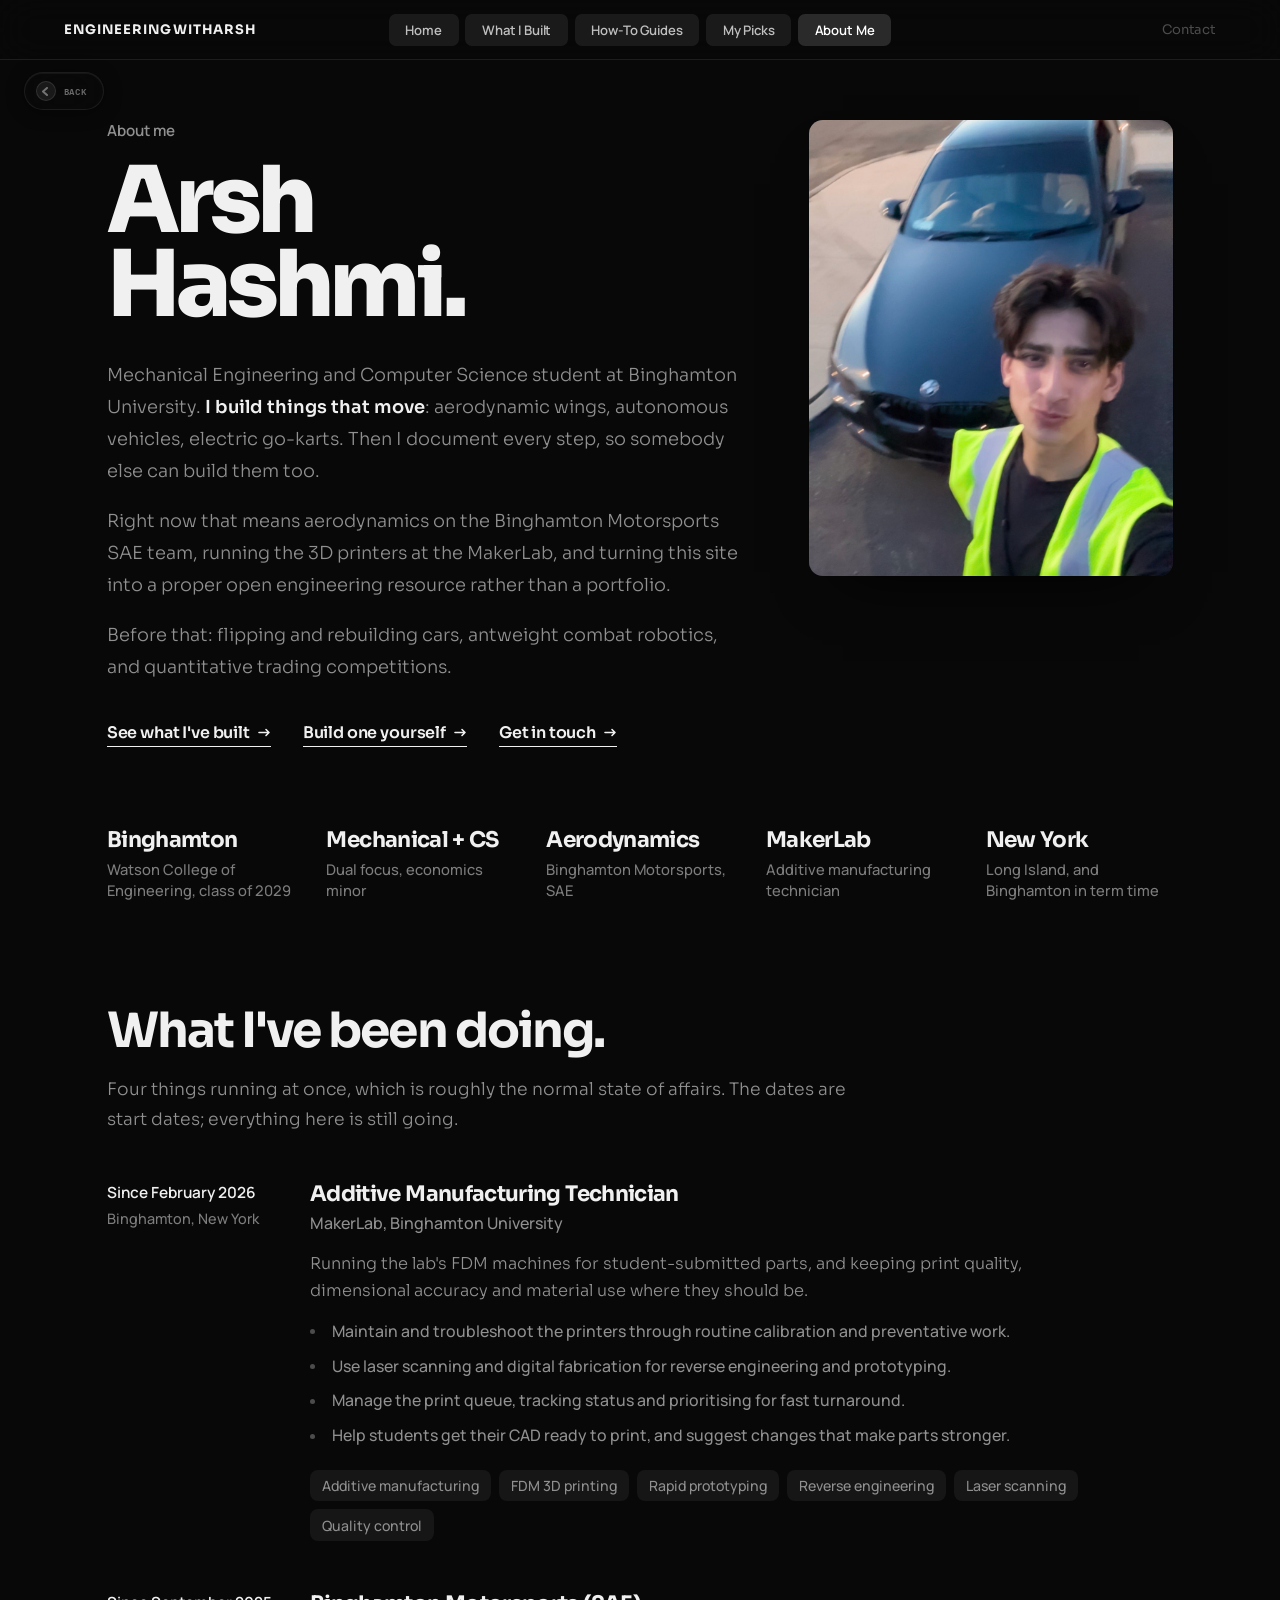
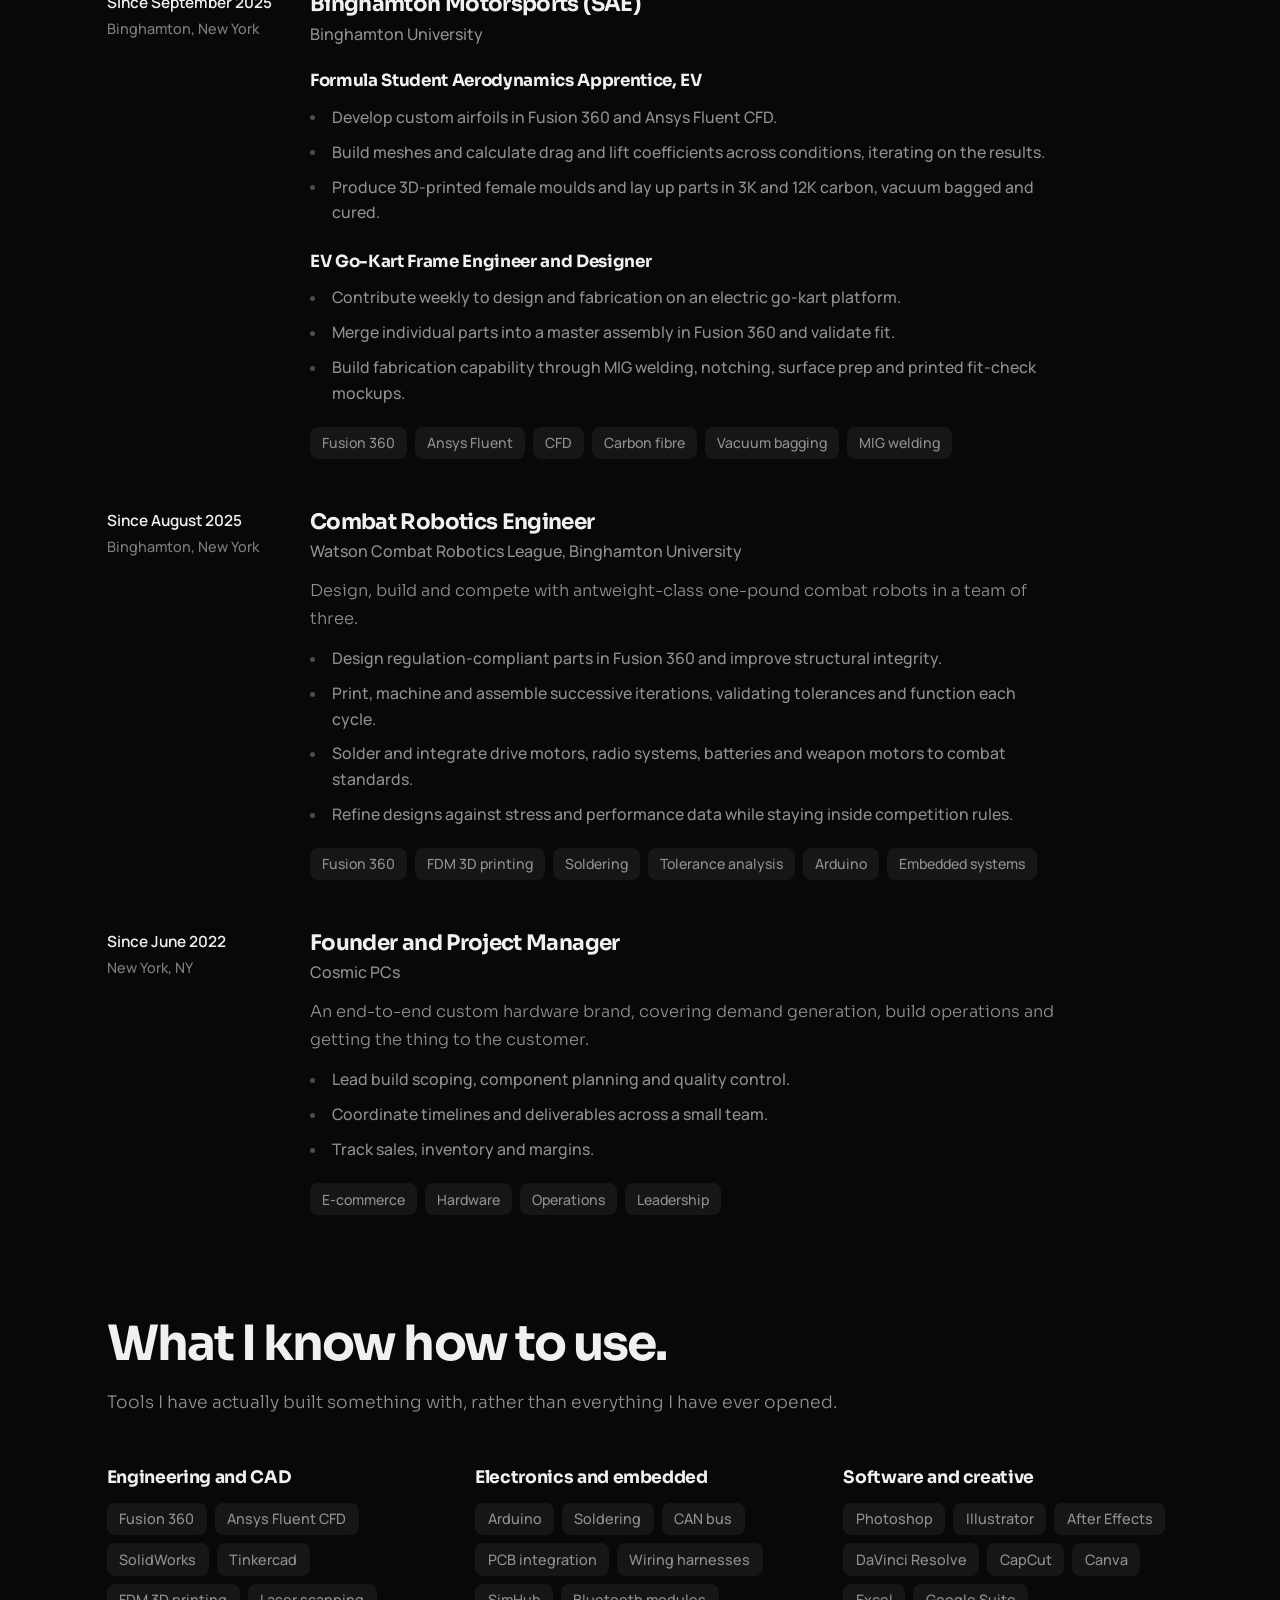
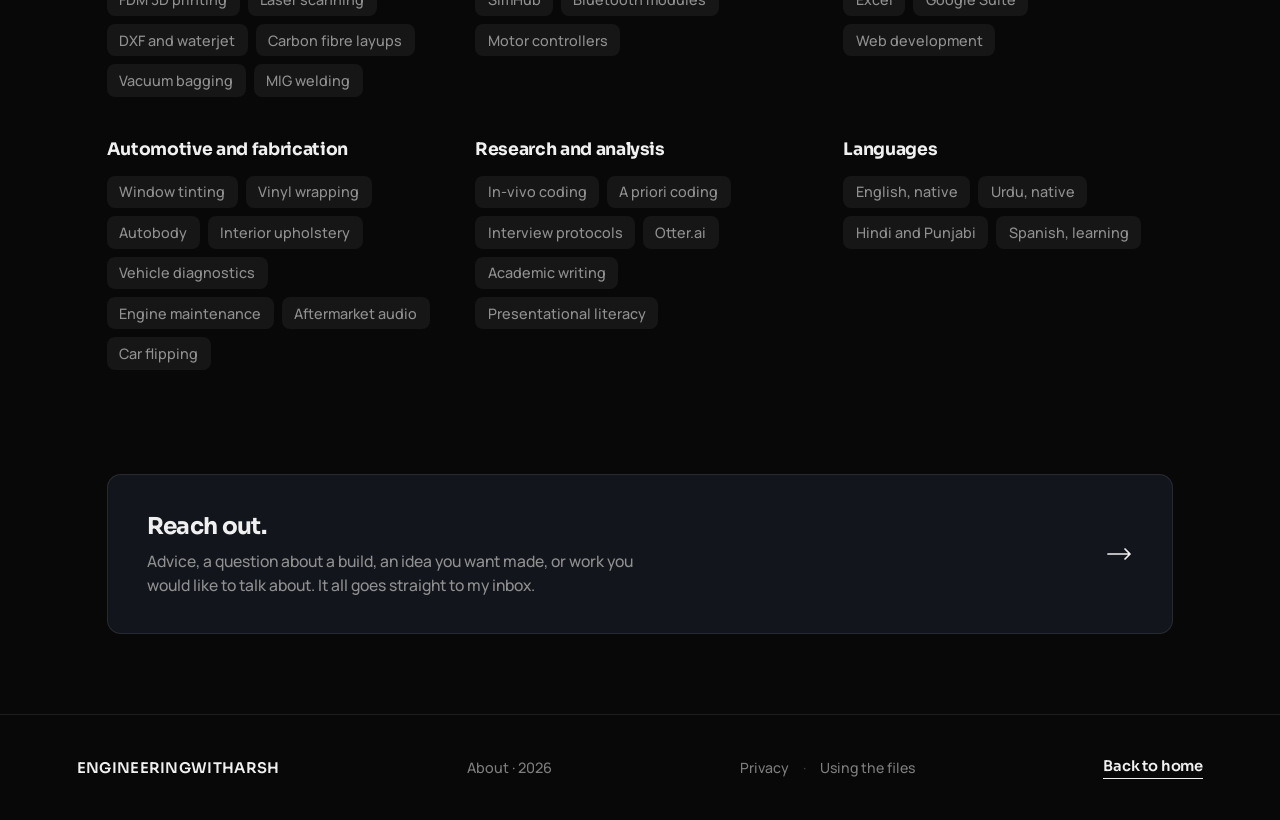
<file: about.html>
<!DOCTYPE html>
<html lang="en">
<head>
  <meta charset="UTF-8">
  <meta name="viewport" content="width=device-width,initial-scale=1">
  <title>About Arsh Hashmi | ENGINEERINGWITHARSH</title>
  <link rel="preconnect" href="https://fonts.googleapis.com">
  <link rel="preconnect" href="https://fonts.gstatic.com" crossorigin>
  <link href="https://fonts.googleapis.com/css2?family=IBM+Plex+Mono:wght@400;500;600&family=Manrope:wght@400;500;600;700&family=Sora:wght@300;400;500;600;700;800&display=swap" rel="stylesheet">
  <style>
    :root{--ink:#f0f0f0;--paper:#080808;--surface:#0f0f0f;--fog:#7d7d7d;--mist:#909090;--line:rgba(255,255,255,.09);--sans:'Sora',sans-serif;--mono:'IBM Plex Mono',monospace;--ui:'Manrope',sans-serif}
    *{box-sizing:border-box;margin:0;padding:0}
    body{background:var(--paper);color:var(--ink);font-family:var(--sans);min-height:100vh;display:flex;flex-direction:column}
    nav{position:fixed;top:0;left:0;right:0;z-index:200;height:60px;padding:0 5vw;display:grid;grid-template-columns:1fr auto 1fr;align-items:center;background:rgba(8,8,8,.88);backdrop-filter:blur(20px);border-bottom:1px solid var(--line)}
    .nav-logo{display:flex;align-items:center;text-decoration:none;flex-shrink:0}
    .nav-logo-wordmark{font-family:var(--sans);font-size:.82rem;font-weight:700;letter-spacing:.08em;text-transform:uppercase;color:var(--ink);white-space:nowrap;line-height:1}
    .nav-links{display:flex;list-style:none;align-items:center;gap:.4rem;justify-content:center}
    .nav-links a{font-family:'Manrope',sans-serif;font-size:.82rem;font-weight:600;letter-spacing:-.01em;color:rgba(255,255,255,.72);text-decoration:none;padding:.46rem 1.05rem;border-radius:7px;white-space:nowrap;background:rgba(255,255,255,.08);transition:color .14s,background .14s}
    .nav-links a:hover{color:#fff;background:rgba(255,255,255,.16)}
    .nav-links a.is-active{color:#fff;background:rgba(255,255,255,.14)}
    .nav-right{display:flex;align-items:center;justify-self:end}
    .nav-cta{font-family:var(--sans);font-size:.82rem;font-weight:400;letter-spacing:-.01em;color:rgba(255,255,255,.28);text-decoration:none;white-space:nowrap;transition:color .15s}
    .nav-cta:hover{color:rgba(255,255,255,.55)}
    @media(max-width:680px){
      /* The links were simply hidden here, which left every sub-page with no
         navigation at all on a phone — just a logo and a Contact link. Wrap them
         onto a second row instead. The bar grows from 60px to about 70px, which
         every page's top offset already clears. */
      nav{height:auto;padding:.6rem 5vw .55rem;grid-template-columns:1fr auto;row-gap:.5rem;align-items:center}
      .nav-logo{grid-column:1;grid-row:1}
      .nav-right{grid-column:2;grid-row:1}
      .nav-links{
        grid-column:1 / -1;grid-row:2;justify-content:space-between;
        gap:.5rem;flex-wrap:nowrap;overflow:visible;margin:0;padding:0;
      }
      /* Capsules on a phone too. They read as buttons on the desktop bar
         and as bare words here, which made the row look like a caption. */
      .nav-links a{
        font-size:.78rem;padding:.4rem .62rem;flex:0 0 auto;
        background:rgba(255,255,255,.08);border-radius:8px;
        color:rgba(255,255,255,.74);
        display:flex;align-items:center;min-height:34px;
      }
      .nav-links a.is-active,.nav-links a:hover{background:rgba(255,255,255,.2);color:#fff}
      .nav-logo-wordmark{font-size:.74rem;letter-spacing:.06em}
      .nav-cta{font-size:.76rem}
      /* The floating back control was pinned under the taller two-row bar.
         Qualified with body because the base rule is declared further down. */
      body .back-fab{top:88px;left:1rem}
    }
    .back-fab{position:fixed;top:72px;left:1.5rem;z-index:150;display:inline-flex;align-items:center;gap:.48rem;font-family:'IBM Plex Mono',monospace;font-size:.56rem;font-weight:600;letter-spacing:.1em;text-transform:uppercase;color:rgba(240,240,240,.42);background:rgba(10,10,10,.62);backdrop-filter:blur(20px) saturate(160%);-webkit-backdrop-filter:blur(20px) saturate(160%);border:1px solid rgba(255,255,255,.08);border-radius:999px;padding:.5rem 1rem .5rem .68rem;text-decoration:none;box-shadow:0 2px 18px rgba(0,0,0,.42),inset 0 1px 0 rgba(255,255,255,.05);transition:color .3s cubic-bezier(.16,1,.3,1),border-color .3s cubic-bezier(.16,1,.3,1),background .3s cubic-bezier(.16,1,.3,1),box-shadow .3s cubic-bezier(.16,1,.3,1),transform .3s cubic-bezier(.16,1,.3,1)}
    .back-fab:hover{color:rgba(240,240,240,.95);border-color:rgba(255,255,255,.22);background:rgba(22,22,22,.88);box-shadow:0 4px 26px rgba(0,0,0,.5),inset 0 1px 0 rgba(255,255,255,.1);transform:translateX(-2px)}
    .back-fab:active{transform:translateX(-1px) scale(.98);transition-duration:.1s}
    .back-fab-icon{display:flex;align-items:center;justify-content:center;width:20px;height:20px;border-radius:50%;background:rgba(255,255,255,.07);border:1px solid rgba(255,255,255,.1);flex-shrink:0;transition:background .3s cubic-bezier(.16,1,.3,1),border-color .3s cubic-bezier(.16,1,.3,1),transform .3s cubic-bezier(.16,1,.3,1)}
    .back-fab:hover .back-fab-icon{background:rgba(255,255,255,.14);border-color:rgba(255,255,255,.22);transform:translateX(-1px)}
    .back-fab-icon svg{width:9px;height:9px;stroke:currentColor;fill:none;stroke-width:2;stroke-linecap:round;stroke-linejoin:round}
    @view-transition{navigation:auto}
    ::view-transition-old(root){animation:200ms ease-out both vt-out}
    ::view-transition-new(root){animation:380ms cubic-bezier(.16,1,.3,1) 80ms both vt-in}
    @keyframes vt-out{to{opacity:0;transform:translateY(-6px)}}
    @keyframes vt-in{from{opacity:0;transform:translateY(10px)}}#nav{view-transition-name:site-nav}.back-fab{view-transition-name:back-fab}::view-transition-old(site-nav),::view-transition-new(site-nav),::view-transition-old(back-fab),::view-transition-new(back-fab){animation:none;mix-blend-mode:normal}
    main{flex:1;max-width:1220px;margin:0 auto;padding:7.5rem 6vw 0;width:100%}

    /* ── Hero ── */
    .ahero{display:grid;grid-template-columns:minmax(0,1.4fr) minmax(0,.8fr);gap:5vw;align-items:start}
    .akicker{font-family:var(--ui);font-size:.95rem;font-weight:600;color:var(--mist);display:block;margin-bottom:1.1rem}
    .aname{
      font-family:var(--sans);font-size:clamp(2.9rem,7.2vw,5.8rem);font-weight:800;
      letter-spacing:-.05em;line-height:.92;color:var(--ink);
    }
    .abio{margin-top:2rem;display:grid;gap:1.15rem;min-width:0}
    .abio p{font-size:1.12rem;font-weight:300;line-height:1.78;color:var(--mist);max-width:58ch}
    .abio b{color:var(--ink);font-weight:600}
    .aportrait{
      position:relative;overflow:hidden;border-radius:14px;background:#0a0a0a;
      aspect-ratio:4/5;
      box-shadow:inset 0 0 0 1px rgba(255,255,255,.07),0 30px 60px -34px rgba(0,0,0,1);
    }
    .aportrait img{width:100%;height:100%;object-fit:cover;object-position:center 38%;display:block;filter:saturate(.9) contrast(1.02)}

    .alinks{margin-top:2.4rem;display:flex;flex-wrap:wrap;gap:1.1rem 2rem}
    .alink{
      display:inline-flex;align-items:center;gap:.5rem;padding-bottom:4px;
      font-family:var(--sans);font-size:1rem;font-weight:600;letter-spacing:-.01em;
      color:var(--ink);text-decoration:none;
      background-image:linear-gradient(currentColor,currentColor);
      background-repeat:no-repeat;background-position:0 100%;background-size:100% 1px;
      transition:gap .35s cubic-bezier(.16,1,.3,1);
    }
    .alink:hover{gap:.85rem}
    .alink svg{flex-shrink:0}

    /* ── Facts ── */
    .afacts{
      margin-top:5rem;display:grid;min-width:0;
      grid-template-columns:repeat(auto-fit,minmax(min(165px,100%),1fr));gap:1.9rem 2rem;
    }
    /* Five of them, and auto-fit was breaking 4 + 1 and leaving the last one
       stranded on a row of its own. */
    @media(min-width:1040px){ .afacts{grid-template-columns:repeat(5,minmax(0,1fr))} }
    /* Between those, three then two reads as a decision; four then one reads
       as a mistake. */
    @media(min-width:701px) and (max-width:1039px){ .afacts{grid-template-columns:repeat(3,minmax(0,1fr))} }
    .fact-v{font-family:var(--sans);font-size:1.35rem;font-weight:700;letter-spacing:-.03em;color:var(--ink);line-height:1.2}
    .fact-k{margin-top:.35rem;font-family:var(--ui);font-size:.92rem;font-weight:500;line-height:1.45;color:var(--fog)}

    /* ── Sections ── */
    .asec{padding-top:6.5rem}
    .asec-t{font-family:var(--sans);font-size:clamp(2rem,3.8vw,3.1rem);font-weight:700;letter-spacing:-.04em;line-height:1.04;color:var(--ink)}
    .asec-lead{margin-top:1.1rem;font-size:1.08rem;font-weight:300;line-height:1.75;color:var(--mist);max-width:60ch}

    /* ── Timeline ──
       Date on the left, the role on the right. No rule down the middle and
       no marker dots: the columns already say where one entry ends. */
    .tl{margin-top:3rem;display:grid;gap:3.2rem}
    .tl-item{display:grid;grid-template-columns:minmax(0,10.5rem) minmax(0,1fr);gap:2.2rem;align-items:start}
    .tl-when{font-family:var(--ui);font-size:.96rem;font-weight:600;color:var(--ink);line-height:1.45}
    .tl-where{margin-top:.3rem;font-family:var(--ui);font-size:.9rem;font-weight:500;color:var(--fog);line-height:1.45}
    .tl-body{min-width:0}
    .tl-role{font-family:var(--sans);font-size:1.34rem;font-weight:700;letter-spacing:-.03em;line-height:1.15;color:var(--ink)}
    .tl-org{margin-top:.35rem;font-family:var(--ui);font-size:1rem;font-weight:500;color:var(--mist)}
    .tl-summary{margin-top:.95rem;font-size:1.02rem;font-weight:300;line-height:1.7;color:var(--mist);max-width:62ch}
    .tl-sub{margin-top:1.6rem}
    .tl-sub-title{font-family:var(--sans);font-size:1.05rem;font-weight:700;letter-spacing:-.02em;color:var(--ink)}
    .tl-list{margin-top:.85rem;padding:0;list-style:none;display:grid;gap:.6rem;max-width:62ch}
    .tl-list li{
      position:relative;padding-left:1.35rem;
      font-family:var(--ui);font-size:.99rem;font-weight:500;line-height:1.6;color:var(--mist);
    }
    .tl-list li::before{content:'';position:absolute;left:0;top:.68em;width:5px;height:5px;border-radius:50%;background:rgba(255,255,255,.28)}
    .tl-tags{margin-top:1.3rem;display:flex;flex-wrap:wrap;gap:.5rem}
    .tl-tag{
      font-family:var(--ui);font-size:.88rem;font-weight:500;color:var(--mist);
      padding:.4rem .75rem;border-radius:8px;background:rgba(255,255,255,.055);
    }

    /* ── Toolkit ── */
    .tk{margin-top:3rem;display:grid;min-width:0;grid-template-columns:repeat(auto-fit,minmax(min(280px,100%),1fr));gap:2.6rem 2.4rem}
    .tk-col{min-width:0}
    .tk-head{font-family:var(--sans);font-size:1.08rem;font-weight:700;letter-spacing:-.02em;color:var(--ink)}
    .tk-items{margin-top:.95rem;display:flex;flex-wrap:wrap;gap:.5rem}
    .tk-item{
      font-family:var(--ui);font-size:.9rem;font-weight:500;color:var(--mist);
      padding:.42rem .78rem;border-radius:8px;background:rgba(255,255,255,.055);
    }

    /* ── Reach out ── */
    .rch{
      margin-top:6.5rem;display:flex;align-items:center;justify-content:space-between;gap:2rem;
      padding:2.3rem 2.5rem;border-radius:14px;text-decoration:none;color:inherit;
      background:#12161c;box-shadow:inset 0 0 0 1px rgba(255,255,255,.09);
      transition:background .35s ease,box-shadow .35s ease,transform .35s cubic-bezier(.16,1,.3,1);
    }
    .rch:hover{background:#171c24;box-shadow:inset 0 0 0 1px rgba(255,255,255,.2);transform:translateY(-2px)}
    .rch:focus-visible{outline:2px solid rgba(255,255,255,.55);outline-offset:3px}
    .rch-t{font-family:var(--sans);font-size:1.45rem;font-weight:700;letter-spacing:-.03em;color:var(--ink);display:block}
    .rch-d{margin-top:.5rem;font-family:var(--ui);font-size:.98rem;font-weight:500;line-height:1.55;color:var(--mist);display:block;max-width:52ch}
    .rch svg{flex-shrink:0;color:var(--ink);transition:transform .35s cubic-bezier(.16,1,.3,1)}
    .rch:hover svg{transform:translateX(5px)}

    @media(max-width:1000px){
      .ahero{grid-template-columns:1fr;gap:2.4rem}
      .aportrait{max-width:340px;aspect-ratio:1/1}
      .tl-item{grid-template-columns:1fr;gap:.9rem}
      .tl-when{font-size:.92rem}
    }
    @media(max-width:700px){
      main{padding:7.5rem 5vw 0}
      .aname{font-size:clamp(2.6rem,12vw,4rem)}
      .abio p{font-size:1.04rem;line-height:1.72}
      .aportrait{max-width:none;aspect-ratio:4/3}
      .alinks{gap:.9rem 1.6rem;margin-top:2rem}
      .afacts{margin-top:3.4rem;gap:1.5rem 1.4rem}
      .fact-v{font-size:1.2rem}
      .asec{padding-top:4.2rem}
      .asec-t{font-size:clamp(1.75rem,7.6vw,2.4rem)}
      .asec-lead{font-size:1.02rem}
      .tl{gap:2.6rem;margin-top:2.2rem}
      .tl-role{font-size:1.2rem}
      .tl-summary{font-size:.99rem}
      .tk{margin-top:2.2rem;gap:2rem 1.6rem}
      .rch{margin-top:4rem;padding:1.6rem 1.5rem;gap:1.1rem;border-radius:12px}
      .rch-t{font-size:1.18rem}
      .rch-d{font-size:.92rem}
      .rch svg{width:20px;height:11px}
    }

/* ── Footer ──
   The same three-part footer on every page: wordmark, what this page is,
   one way onward. Colours are literal rather than tokenised because the
   pages disagree about what --fog means. */
.pfooter{
  margin-top:5rem;padding:2.6rem 6vw;
  border-top:1px solid rgba(255,255,255,.09);
  display:flex;align-items:center;justify-content:space-between;gap:1rem;flex-wrap:wrap;
}
.pfooter-brand{font-family:'Sora',sans-serif;font-size:.92rem;font-weight:600;letter-spacing:.02em;text-decoration:none;color:#f0f0f0}
.pfooter-note{font-family:'Manrope',sans-serif;font-size:.9rem;font-weight:500;color:#7d7d7d}
.pfooter-back{
  font-family:'Sora',sans-serif;font-size:.92rem;font-weight:600;letter-spacing:-.01em;
  color:#f0f0f0;text-decoration:none;padding-bottom:4px;
  background-image:linear-gradient(currentColor,currentColor);
  background-repeat:no-repeat;background-position:0 100%;background-size:100% 1px;
}
@media(max-width:700px){
  .pfooter{padding:2rem 5vw;gap:1.1rem}
  .pfooter-brand{display:inline-block;padding:.6rem 0}
  .pfooter-note{width:100%}
  .pfooter-back{padding:.6rem 0}
}

.pfooter-legal{display:flex;align-items:center;gap:.9rem;font-family:'Manrope',sans-serif;font-size:.88rem;font-weight:500}
.pfooter-legal a{color:#7d7d7d;text-decoration:none}
.pfooter-legal a:hover{color:#f0f0f0}
.pfooter-legal span{color:#3d3d3d}
@media(max-width:700px){.pfooter-legal{width:100%;padding:.35rem 0}}

/* Five links don't fit one phone row at full length, so the long labels
   swap for one word each there (What I Built -> Builds, and so on). */
.nav-short{display:none}
@media(max-width:680px){.nav-long{display:none}.nav-short{display:inline}}
</style>
</head>
<body>
  <nav id="nav">
    <a href="index.html#hero-name" class="nav-logo"><span class="nav-logo-wordmark">ENGINEERINGWITHARSH</span></a>
    <ul class="nav-links">
      <li><a href="index.html#hero-name">Home</a></li>
      <li><a href="builds.html"><span class="nav-long">What I Built</span><span class="nav-short">Builds</span></a></li>
      <li><a href="guides.html"><span class="nav-long">How-To Guides</span><span class="nav-short">Guides</span></a></li>
      <li><a href="my-picks.html"><span class="nav-long">My Picks</span><span class="nav-short">Picks</span></a></li>
      <li><a href="about.html" class="is-active"><span class="nav-long">About Me</span><span class="nav-short">About</span></a></li>
    </ul>
    <div class="nav-right"><a href="contact.html" class="nav-cta">Contact</a></div>
  </nav>
  <a href="javascript:history.back()" class="back-fab" aria-label="Go back">
    <span class="back-fab-icon"><svg viewBox="0 0 9 9"><polyline points="6,1 2,4.5 6,8"/></svg></span>
    Back
  </a>
  <main>

    <div class="ahero">
      <div>
        <span class="akicker">About me</span>
        <h1 class="aname">Arsh<br>Hashmi.</h1>

        <div class="abio">
          <p>Mechanical Engineering and Computer Science student at Binghamton University.
             <b>I build things that move</b>: aerodynamic wings, autonomous vehicles, electric
             go-karts. Then I document every step, so somebody else can build them too.</p>
          <p>Right now that means aerodynamics on the Binghamton Motorsports SAE team, running
             the 3D printers at the MakerLab, and turning this site into a proper open
             engineering resource rather than a portfolio.</p>
          <p>Before that: flipping and rebuilding cars, antweight combat robotics, and
             quantitative trading competitions.</p>
        </div>

        <div class="alinks">
          <a class="alink" href="builds.html">See what I've built
            <svg width="13" height="9" viewBox="0 0 13 9" fill="none" aria-hidden="true"><path d="M1 4.5h10M8 1.5l3 3-3 3" stroke="currentColor" stroke-width="1.6" stroke-linecap="round" stroke-linejoin="round"/></svg>
          </a>
          <a class="alink" href="guides.html">Build one yourself
            <svg width="13" height="9" viewBox="0 0 13 9" fill="none" aria-hidden="true"><path d="M1 4.5h10M8 1.5l3 3-3 3" stroke="currentColor" stroke-width="1.6" stroke-linecap="round" stroke-linejoin="round"/></svg>
          </a>
          <a class="alink" href="contact.html">Get in touch
            <svg width="13" height="9" viewBox="0 0 13 9" fill="none" aria-hidden="true"><path d="M1 4.5h10M8 1.5l3 3-3 3" stroke="currentColor" stroke-width="1.6" stroke-linecap="round" stroke-linejoin="round"/></svg>
          </a>
        </div>
      </div>

      <figure class="aportrait">
        <img src="images/about/headshot.jpg"
             alt="Arsh Hashmi" loading="eager" decoding="async">
      </figure>
    </div>

    <div class="afacts">
      <div><div class="fact-v">Binghamton</div><div class="fact-k">Watson College of Engineering, class of 2029</div></div>
      <div><div class="fact-v">Mechanical + CS</div><div class="fact-k">Dual focus, economics minor</div></div>
      <div><div class="fact-v">Aerodynamics</div><div class="fact-k">Binghamton Motorsports, SAE</div></div>
      <div><div class="fact-v">MakerLab</div><div class="fact-k">Additive manufacturing technician</div></div>
      <div><div class="fact-v">New York</div><div class="fact-k">Long Island, and Binghamton in term time</div></div>
    </div>

    <!-- ════════════════════════════════ TIMELINE ══ -->
    <section class="asec">
      <h2 class="asec-t">What I've been doing.</h2>
      <p class="asec-lead">Four things running at once, which is roughly the normal state of
        affairs. The dates are start dates; everything here is still going.</p>

      <div class="tl">

        <div class="tl-item">
          <div>
            <div class="tl-when">Since February 2026</div>
            <div class="tl-where">Binghamton, New York</div>
          </div>
          <div class="tl-body">
            <div class="tl-role">Additive Manufacturing Technician</div>
            <div class="tl-org">MakerLab, Binghamton University</div>
            <p class="tl-summary">Running the lab's FDM machines for student-submitted parts, and
              keeping print quality, dimensional accuracy and material use where they should be.</p>
            <ul class="tl-list">
              <li>Maintain and troubleshoot the printers through routine calibration and preventative work.</li>
              <li>Use laser scanning and digital fabrication for reverse engineering and prototyping.</li>
              <li>Manage the print queue, tracking status and prioritising for fast turnaround.</li>
              <li>Help students get their CAD ready to print, and suggest changes that make parts stronger.</li>
            </ul>
            <div class="tl-tags">
              <span class="tl-tag">Additive manufacturing</span>
              <span class="tl-tag">FDM 3D printing</span>
              <span class="tl-tag">Rapid prototyping</span>
              <span class="tl-tag">Reverse engineering</span>
              <span class="tl-tag">Laser scanning</span>
              <span class="tl-tag">Quality control</span>
            </div>
          </div>
        </div>

        <div class="tl-item">
          <div>
            <div class="tl-when">Since September 2025</div>
            <div class="tl-where">Binghamton, New York</div>
          </div>
          <div class="tl-body">
            <div class="tl-role">Binghamton Motorsports (SAE)</div>
            <div class="tl-org">Binghamton University</div>

            <div class="tl-sub">
              <div class="tl-sub-title">Formula Student Aerodynamics Apprentice, EV</div>
              <ul class="tl-list">
                <li>Develop custom airfoils in Fusion 360 and Ansys Fluent CFD.</li>
                <li>Build meshes and calculate drag and lift coefficients across conditions, iterating on the results.</li>
                <li>Produce 3D-printed female moulds and lay up parts in 3K and 12K carbon, vacuum bagged and cured.</li>
              </ul>
            </div>

            <div class="tl-sub">
              <div class="tl-sub-title">EV Go-Kart Frame Engineer and Designer</div>
              <ul class="tl-list">
                <li>Contribute weekly to design and fabrication on an electric go-kart platform.</li>
                <li>Merge individual parts into a master assembly in Fusion 360 and validate fit.</li>
                <li>Build fabrication capability through MIG welding, notching, surface prep and printed fit-check mockups.</li>
              </ul>
            </div>

            <div class="tl-tags">
              <span class="tl-tag">Fusion 360</span>
              <span class="tl-tag">Ansys Fluent</span>
              <span class="tl-tag">CFD</span>
              <span class="tl-tag">Carbon fibre</span>
              <span class="tl-tag">Vacuum bagging</span>
              <span class="tl-tag">MIG welding</span>
            </div>
          </div>
        </div>

        <div class="tl-item">
          <div>
            <div class="tl-when">Since August 2025</div>
            <div class="tl-where">Binghamton, New York</div>
          </div>
          <div class="tl-body">
            <div class="tl-role">Combat Robotics Engineer</div>
            <div class="tl-org">Watson Combat Robotics League, Binghamton University</div>
            <p class="tl-summary">Design, build and compete with antweight-class one-pound combat
              robots in a team of three.</p>
            <ul class="tl-list">
              <li>Design regulation-compliant parts in Fusion 360 and improve structural integrity.</li>
              <li>Print, machine and assemble successive iterations, validating tolerances and function each cycle.</li>
              <li>Solder and integrate drive motors, radio systems, batteries and weapon motors to combat standards.</li>
              <li>Refine designs against stress and performance data while staying inside competition rules.</li>
            </ul>
            <div class="tl-tags">
              <span class="tl-tag">Fusion 360</span>
              <span class="tl-tag">FDM 3D printing</span>
              <span class="tl-tag">Soldering</span>
              <span class="tl-tag">Tolerance analysis</span>
              <span class="tl-tag">Arduino</span>
              <span class="tl-tag">Embedded systems</span>
            </div>
          </div>
        </div>

        <div class="tl-item">
          <div>
            <div class="tl-when">Since June 2022</div>
            <div class="tl-where">New York, NY</div>
          </div>
          <div class="tl-body">
            <div class="tl-role">Founder and Project Manager</div>
            <div class="tl-org">Cosmic PCs</div>
            <p class="tl-summary">An end-to-end custom hardware brand, covering demand generation,
              build operations and getting the thing to the customer.</p>
            <ul class="tl-list">
              <li>Lead build scoping, component planning and quality control.</li>
              <li>Coordinate timelines and deliverables across a small team.</li>
              <li>Track sales, inventory and margins.</li>
            </ul>
            <div class="tl-tags">
              <span class="tl-tag">E-commerce</span>
              <span class="tl-tag">Hardware</span>
              <span class="tl-tag">Operations</span>
              <span class="tl-tag">Leadership</span>
            </div>
          </div>
        </div>

      </div>
    </section>

    <!-- ════════════════════════════════ TOOLKIT ══ -->
    <section class="asec">
      <h2 class="asec-t">What I know how to use.</h2>
      <p class="asec-lead">Tools I have actually built something with, rather than everything I
        have ever opened.</p>

      <div class="tk">
        <div class="tk-col">
          <div class="tk-head">Engineering and CAD</div>
          <div class="tk-items"><span class="tk-item">Fusion 360</span><span class="tk-item">Ansys Fluent CFD</span><span class="tk-item">SolidWorks</span><span class="tk-item">Tinkercad</span><span class="tk-item">FDM 3D printing</span><span class="tk-item">Laser scanning</span><span class="tk-item">DXF and waterjet</span><span class="tk-item">Carbon fibre layups</span><span class="tk-item">Vacuum bagging</span><span class="tk-item">MIG welding</span></div>
        </div>
        <div class="tk-col">
          <div class="tk-head">Electronics and embedded</div>
          <div class="tk-items"><span class="tk-item">Arduino</span><span class="tk-item">Soldering</span><span class="tk-item">CAN bus</span><span class="tk-item">PCB integration</span><span class="tk-item">Wiring harnesses</span><span class="tk-item">SimHub</span><span class="tk-item">Bluetooth modules</span><span class="tk-item">Motor controllers</span></div>
        </div>
        <div class="tk-col">
          <div class="tk-head">Software and creative</div>
          <div class="tk-items"><span class="tk-item">Photoshop</span><span class="tk-item">Illustrator</span><span class="tk-item">After Effects</span><span class="tk-item">DaVinci Resolve</span><span class="tk-item">CapCut</span><span class="tk-item">Canva</span><span class="tk-item">Excel</span><span class="tk-item">Google Suite</span><span class="tk-item">Web development</span></div>
        </div>
        <div class="tk-col">
          <div class="tk-head">Automotive and fabrication</div>
          <div class="tk-items"><span class="tk-item">Window tinting</span><span class="tk-item">Vinyl wrapping</span><span class="tk-item">Autobody</span><span class="tk-item">Interior upholstery</span><span class="tk-item">Vehicle diagnostics</span><span class="tk-item">Engine maintenance</span><span class="tk-item">Aftermarket audio</span><span class="tk-item">Car flipping</span></div>
        </div>
        <div class="tk-col">
          <div class="tk-head">Research and analysis</div>
          <div class="tk-items"><span class="tk-item">In-vivo coding</span><span class="tk-item">A priori coding</span><span class="tk-item">Interview protocols</span><span class="tk-item">Otter.ai</span><span class="tk-item">Academic writing</span><span class="tk-item">Presentational literacy</span></div>
        </div>
        <div class="tk-col">
          <div class="tk-head">Languages</div>
          <div class="tk-items"><span class="tk-item">English, native</span><span class="tk-item">Urdu, native</span><span class="tk-item">Hindi and Punjabi</span><span class="tk-item">Spanish, learning</span></div>
        </div>
      </div>
    </section>

    <a class="rch" href="mailto:arshhashmi.nyc@gmail.com?subject=Hey%20Arsh"
       aria-label="Email Arsh at arshhashmi.nyc@gmail.com">
      <span>
        <span class="rch-t">Reach out.</span>
        <span class="rch-d">Advice, a question about a build, an idea you want made, or work you
          would like to talk about. It all goes straight to my inbox.</span>
      </span>
      <svg width="26" height="14" viewBox="0 0 26 14" fill="none" aria-hidden="true">
        <path d="M1 7h22M18 2l5 5-5 5" stroke="currentColor" stroke-width="1.7"
              stroke-linecap="round" stroke-linejoin="round"/>
      </svg>
    </a>
  </main>
<footer class="pfooter">
  <a href="index.html" class="pfooter-brand">ENGINEERINGWITHARSH</a>
  <span class="pfooter-note">About · 2026</span>
  <span class="pfooter-legal"><a href="legal/privacy.html">Privacy</a><span>&middot;</span><a href="legal/terms.html">Using the files</a></span>
  <a href="index.html" class="pfooter-back">Back to home</a>
</footer>

</body>
</html>
</file>
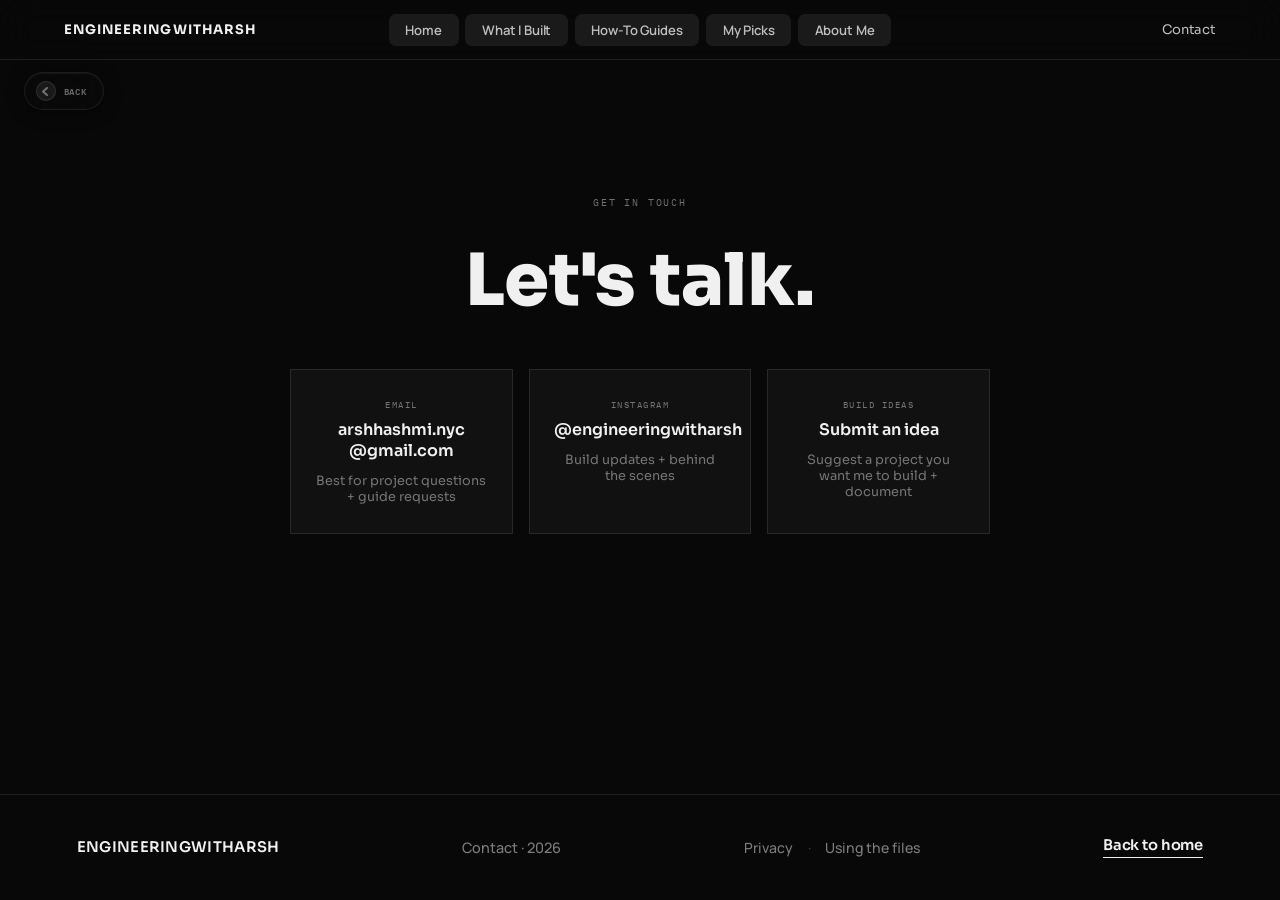
<file: contact.html>
<!DOCTYPE html>
<html lang="en">
<head>
  <meta charset="UTF-8">
  <meta name="viewport" content="width=device-width,initial-scale=1">
  <title>Contact — ENGINEERINGWITHARSH</title>
  <link rel="preconnect" href="https://fonts.googleapis.com">
  <link rel="preconnect" href="https://fonts.gstatic.com" crossorigin>
  <link href="https://fonts.googleapis.com/css2?family=IBM+Plex+Mono:wght@400;500;600&family=Manrope:wght@400;500;600;700&family=Sora:wght@300;400;500;600;700;800&display=swap" rel="stylesheet">
  <style>
    :root{--ink:#f0f0f0;--paper:#080808;--surface:#111;--accent:#e8ff57;--fog:rgba(240,240,240,.08);--mist:rgba(240,240,240,.45);--line:rgba(240,240,240,.1);--sans:'Sora',sans-serif;--mono:'IBM Plex Mono',monospace}
    *{box-sizing:border-box;margin:0;padding:0}
    body{background:var(--paper);color:var(--ink);font-family:var(--sans);min-height:100vh;display:flex;flex-direction:column}
    nav{position:fixed;top:0;left:0;right:0;z-index:200;height:60px;padding:0 5vw;display:grid;grid-template-columns:1fr auto 1fr;align-items:center;background:rgba(8,8,8,.88);backdrop-filter:blur(20px);border-bottom:1px solid var(--line)}
    .nav-logo{display:flex;align-items:center;text-decoration:none;flex-shrink:0}
    .nav-logo-wordmark{font-family:var(--sans);font-size:.82rem;font-weight:700;letter-spacing:.08em;text-transform:uppercase;color:var(--ink);white-space:nowrap;line-height:1}
    .nav-links{display:flex;list-style:none;align-items:center;gap:.4rem;justify-content:center}
    .nav-links a{font-family:'Manrope',sans-serif;font-size:.82rem;font-weight:600;letter-spacing:-.01em;color:rgba(255,255,255,.72);text-decoration:none;padding:.46rem 1.05rem;border-radius:7px;white-space:nowrap;background:rgba(255,255,255,.08);transition:color .14s,background .14s}
    .nav-links a:hover{color:#fff;background:rgba(255,255,255,.16)}
    .nav-links a.is-active{color:#fff;background:rgba(255,255,255,.14)}
    .nav-right{display:flex;align-items:center;justify-self:end}
    .nav-cta{font-family:var(--sans);font-size:.82rem;font-weight:400;letter-spacing:-.01em;color:rgba(255,255,255,.28);text-decoration:none;white-space:nowrap;transition:color .15s}
    .nav-cta:hover,.nav-cta.is-active{color:rgba(255,255,255,.75)}
    @media(max-width:680px){
      /* The links were simply hidden here, which left every sub-page with no
         navigation at all on a phone — just a logo and a Contact link. Wrap them
         onto a second row instead. The bar grows from 60px to about 70px, which
         every page's top offset already clears. */
      nav{height:auto;padding:.6rem 5vw .55rem;grid-template-columns:1fr auto;row-gap:.5rem;align-items:center}
      .nav-logo{grid-column:1;grid-row:1}
      .nav-right{grid-column:2;grid-row:1}
      .nav-links{
        grid-column:1 / -1;grid-row:2;justify-content:space-between;
        gap:.5rem;flex-wrap:nowrap;overflow:visible;margin:0;padding:0;
      }
      /* Capsules on a phone too. They read as buttons on the desktop bar
         and as bare words here, which made the row look like a caption. */
      .nav-links a{
        font-size:.78rem;padding:.4rem .62rem;flex:0 0 auto;
        background:rgba(255,255,255,.08);border-radius:8px;
        color:rgba(255,255,255,.74);
        display:flex;align-items:center;min-height:34px;
      }
      .nav-links a.is-active,.nav-links a:hover{background:rgba(255,255,255,.2);color:#fff}
      .nav-logo-wordmark{font-size:.74rem;letter-spacing:.06em}
      .nav-cta{font-size:.76rem}
      /* The floating back control was pinned under the taller two-row bar.
         Qualified with body because the base rule is declared further down. */
      body .back-fab{top:88px;left:1rem}
    }
    .back-fab{position:fixed;top:72px;left:1.5rem;z-index:150;display:inline-flex;align-items:center;gap:.48rem;font-family:'IBM Plex Mono',monospace;font-size:.56rem;font-weight:600;letter-spacing:.1em;text-transform:uppercase;color:rgba(240,240,240,.42);background:rgba(10,10,10,.62);backdrop-filter:blur(20px) saturate(160%);-webkit-backdrop-filter:blur(20px) saturate(160%);border:1px solid rgba(255,255,255,.08);border-radius:999px;padding:.5rem 1rem .5rem .68rem;text-decoration:none;box-shadow:0 2px 18px rgba(0,0,0,.42),inset 0 1px 0 rgba(255,255,255,.05);transition:color .3s cubic-bezier(.16,1,.3,1),border-color .3s cubic-bezier(.16,1,.3,1),background .3s cubic-bezier(.16,1,.3,1),box-shadow .3s cubic-bezier(.16,1,.3,1),transform .3s cubic-bezier(.16,1,.3,1)}
    .back-fab:hover{color:rgba(240,240,240,.95);border-color:rgba(255,255,255,.22);background:rgba(22,22,22,.88);box-shadow:0 4px 26px rgba(0,0,0,.5),inset 0 1px 0 rgba(255,255,255,.1);transform:translateX(-2px)}
    .back-fab:active{transform:translateX(-1px) scale(.98);transition-duration:.1s}
    .back-fab-icon{display:flex;align-items:center;justify-content:center;width:20px;height:20px;border-radius:50%;background:rgba(255,255,255,.07);border:1px solid rgba(255,255,255,.1);flex-shrink:0;transition:background .3s cubic-bezier(.16,1,.3,1),border-color .3s cubic-bezier(.16,1,.3,1),transform .3s cubic-bezier(.16,1,.3,1)}
    .back-fab:hover .back-fab-icon{background:rgba(255,255,255,.14);border-color:rgba(255,255,255,.22);transform:translateX(-1px)}
    .back-fab-icon svg{width:9px;height:9px;stroke:currentColor;fill:none;stroke-width:2;stroke-linecap:round;stroke-linejoin:round}
    @view-transition{navigation:auto}
    ::view-transition-old(root){animation:200ms ease-out both vt-out}
    ::view-transition-new(root){animation:380ms cubic-bezier(.16,1,.3,1) 80ms both vt-in}
    @keyframes vt-out{to{opacity:0;transform:translateY(-6px)}}
    @keyframes vt-in{from{opacity:0;transform:translateY(10px)}}#nav{view-transition-name:site-nav}.back-fab{view-transition-name:back-fab}::view-transition-old(site-nav),::view-transition-new(site-nav),::view-transition-old(back-fab),::view-transition-new(back-fab){animation:none;mix-blend-mode:normal}
    main{flex:1;display:flex;flex-direction:column;align-items:center;justify-content:center;padding:4rem 2rem;padding-top:5rem;text-align:center;gap:2rem}
    .page-label{font-family:var(--mono);font-size:.62rem;letter-spacing:.18em;text-transform:uppercase;color:var(--mist)}
    h1{font-size:clamp(2.5rem,6vw,4.5rem);font-weight:800;line-height:1.1}
    .contact-grid{display:grid;grid-template-columns:repeat(auto-fit,minmax(220px,1fr));gap:1rem;max-width:700px;width:100%;margin-top:1rem}
    .contact-card{background:var(--surface);border:1px solid var(--line);padding:1.75rem 1.5rem;text-decoration:none;transition:border-color .2s,background .2s;display:flex;flex-direction:column;gap:.5rem}
    .contact-card:hover{border-color:rgba(240,240,240,.3);background:rgba(255,255,255,.05)}
    .contact-card-label{font-family:var(--mono);font-size:.58rem;letter-spacing:.16em;text-transform:uppercase;color:var(--mist)}
    .contact-card-value{font-size:1rem;font-weight:600;color:var(--ink)}
    .contact-card-sub{font-size:.8rem;color:var(--mist);margin-top:.25rem}
  
    @media(max-width:680px){
      .contact-card-label{font-size:.64rem;letter-spacing:.14em}
    }
  
/* ── Footer ──
   The same three-part footer on every page: wordmark, what this page is,
   one way onward. Colours are literal rather than tokenised because the
   pages disagree about what --fog means. */
.pfooter{
  margin-top:5rem;padding:2.6rem 6vw;
  border-top:1px solid rgba(255,255,255,.09);
  display:flex;align-items:center;justify-content:space-between;gap:1rem;flex-wrap:wrap;
}
.pfooter-brand{font-family:'Sora',sans-serif;font-size:.92rem;font-weight:600;letter-spacing:.02em;text-decoration:none;color:#f0f0f0}
.pfooter-note{font-family:'Manrope',sans-serif;font-size:.9rem;font-weight:500;color:#7d7d7d}
.pfooter-back{
  font-family:'Sora',sans-serif;font-size:.92rem;font-weight:600;letter-spacing:-.01em;
  color:#f0f0f0;text-decoration:none;padding-bottom:4px;
  background-image:linear-gradient(currentColor,currentColor);
  background-repeat:no-repeat;background-position:0 100%;background-size:100% 1px;
}
@media(max-width:700px){
  .pfooter{padding:2rem 5vw;gap:1.1rem}
  .pfooter-brand{display:inline-block;padding:.6rem 0}
  .pfooter-note{width:100%}
  .pfooter-back{padding:.6rem 0}
}

.pfooter-legal{display:flex;align-items:center;gap:.9rem;font-family:'Manrope',sans-serif;font-size:.88rem;font-weight:500}
.pfooter-legal a{color:#7d7d7d;text-decoration:none}
.pfooter-legal a:hover{color:#f0f0f0}
.pfooter-legal span{color:#3d3d3d}
@media(max-width:700px){.pfooter-legal{width:100%;padding:.35rem 0}}

/* Five links don't fit one phone row at full length, so the long labels
   swap for one word each there (What I Built -> Builds, and so on). */
.nav-short{display:none}
@media(max-width:680px){.nav-long{display:none}.nav-short{display:inline}}
</style>
</head>
<body>
  <nav id="nav">
    <a href="index.html#hero-name" class="nav-logo"><span class="nav-logo-wordmark">ENGINEERINGWITHARSH</span></a>
    <ul class="nav-links">
      <li><a href="index.html#hero-name">Home</a></li>
      <li><a href="builds.html"><span class="nav-long">What I Built</span><span class="nav-short">Builds</span></a></li>
      <li><a href="guides.html"><span class="nav-long">How-To Guides</span><span class="nav-short">Guides</span></a></li>
      <li><a href="my-picks.html"><span class="nav-long">My Picks</span><span class="nav-short">Picks</span></a></li>
      <li><a href="about.html"><span class="nav-long">About Me</span><span class="nav-short">About</span></a></li>
    </ul>
    <div class="nav-right"><a href="contact.html" class="nav-cta is-active">Contact</a></div>
  </nav>
  <a href="javascript:history.back()" class="back-fab" aria-label="Go back">
    <span class="back-fab-icon"><svg viewBox="0 0 9 9"><polyline points="6,1 2,4.5 6,8"/></svg></span>
    Back
  </a>
  <main>
    <span class="page-label">Get in touch</span>
    <h1>Let's talk.</h1>
    <div class="contact-grid">
      <a href="mailto:arshhashmi.nyc@gmail.com" class="contact-card">
        <span class="contact-card-label">Email</span>
        <span class="contact-card-value">arshhashmi.nyc<br>@gmail.com</span>
        <span class="contact-card-sub">Best for project questions + guide requests</span>
      </a>
      <a href="https://instagram.com/engineeringwitharsh" target="_blank" rel="noopener" class="contact-card">
        <span class="contact-card-label">Instagram</span>
        <span class="contact-card-value">@engineeringwitharsh</span>
        <span class="contact-card-sub">Build updates + behind the scenes</span>
      </a>
      <a href="index.html#pitch" class="contact-card">
        <span class="contact-card-label">Build Ideas</span>
        <span class="contact-card-value">Submit an idea</span>
        <span class="contact-card-sub">Suggest a project you want me to build + document</span>
      </a>
    </div>
  </main>
<footer class="pfooter">
  <a href="index.html" class="pfooter-brand">ENGINEERINGWITHARSH</a>
  <span class="pfooter-note">Contact · 2026</span>
  <span class="pfooter-legal"><a href="legal/privacy.html">Privacy</a><span>&middot;</span><a href="legal/terms.html">Using the files</a></span>
  <a href="index.html" class="pfooter-back">Back to home</a>
</footer>

</body>
</html>
</file>
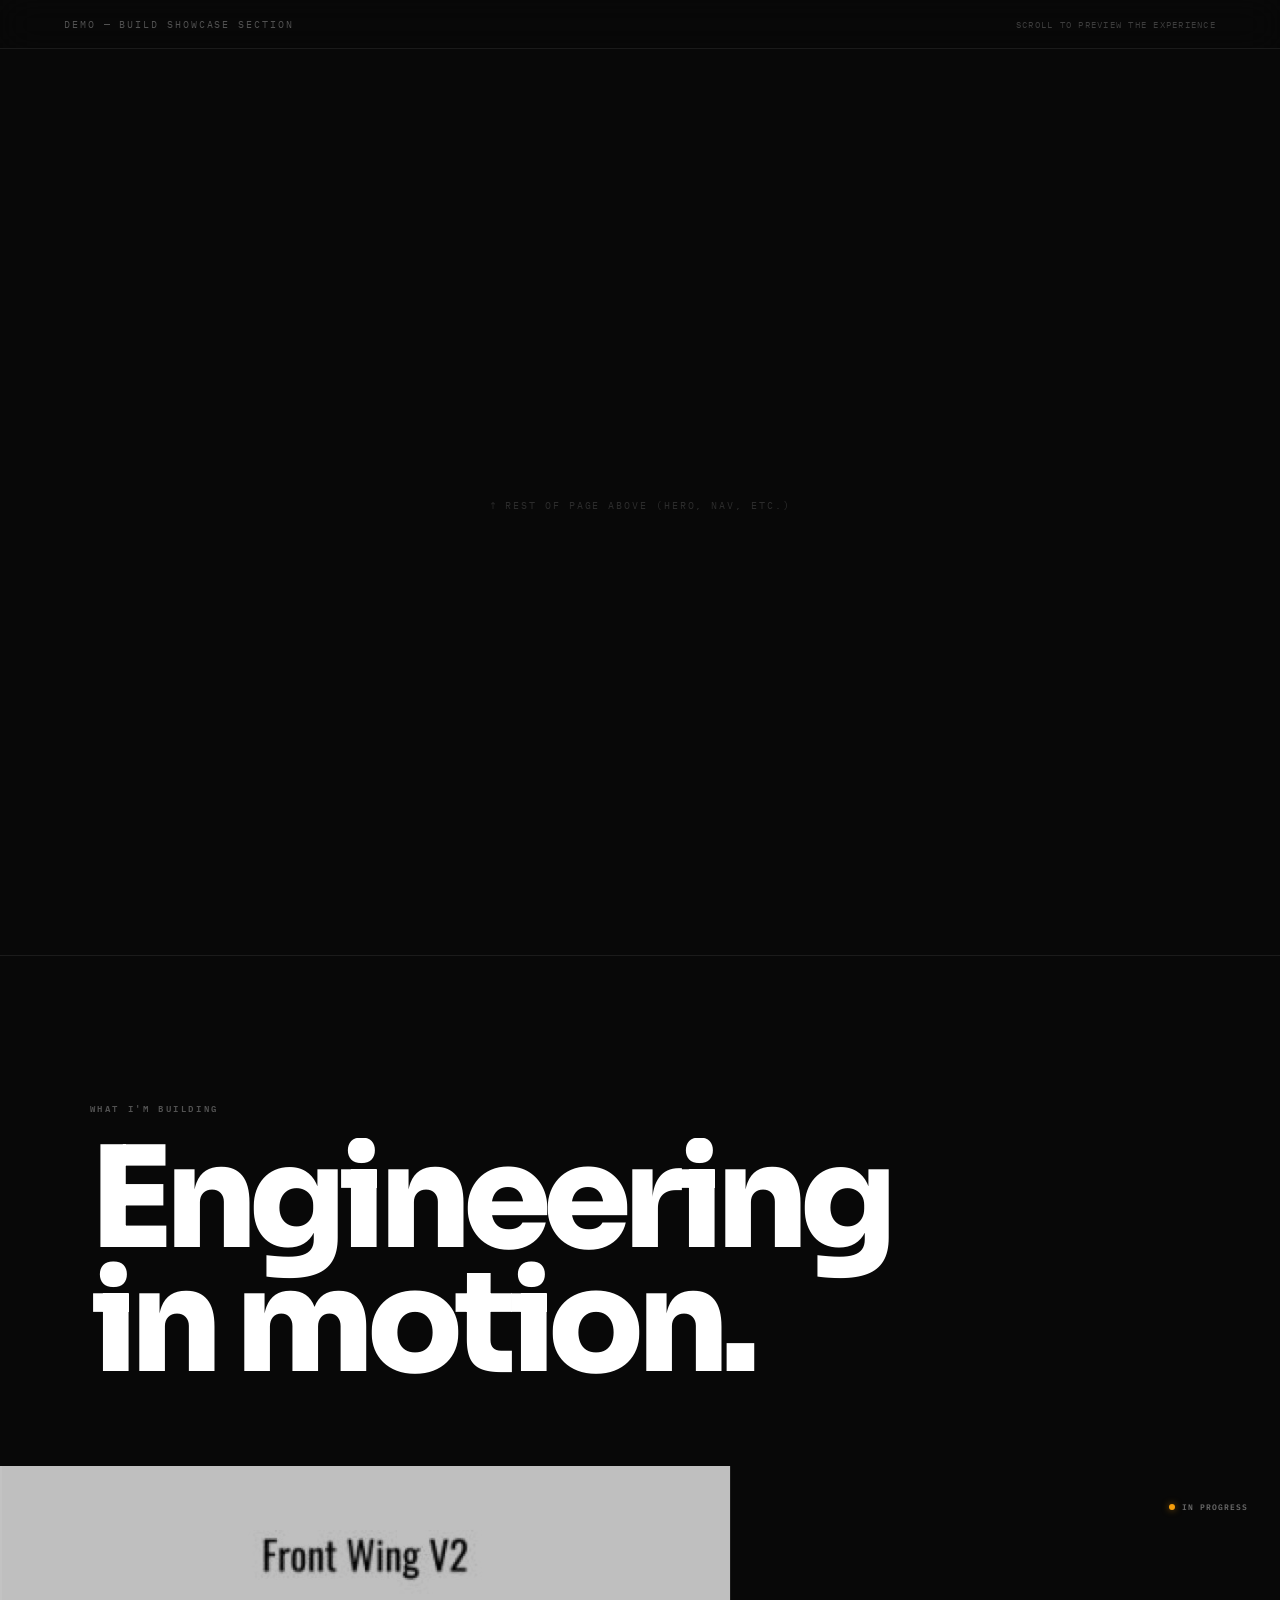
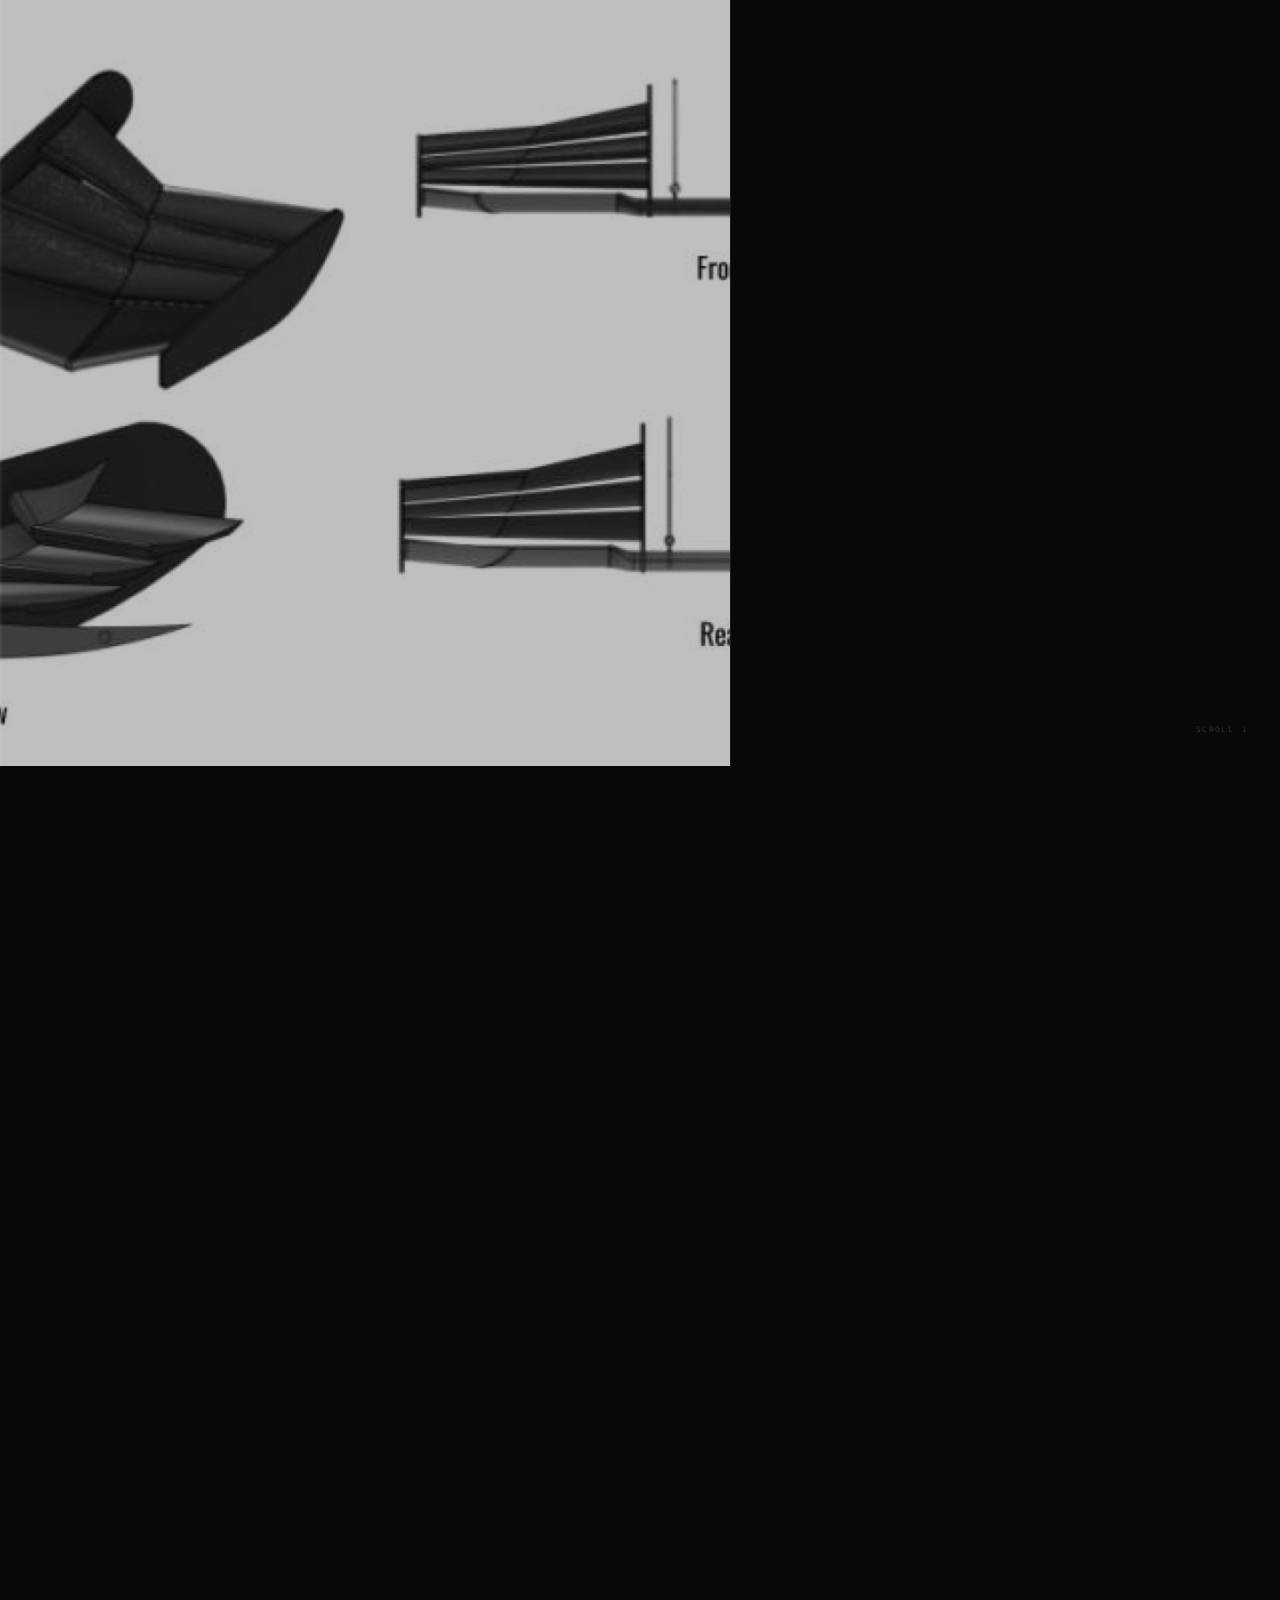
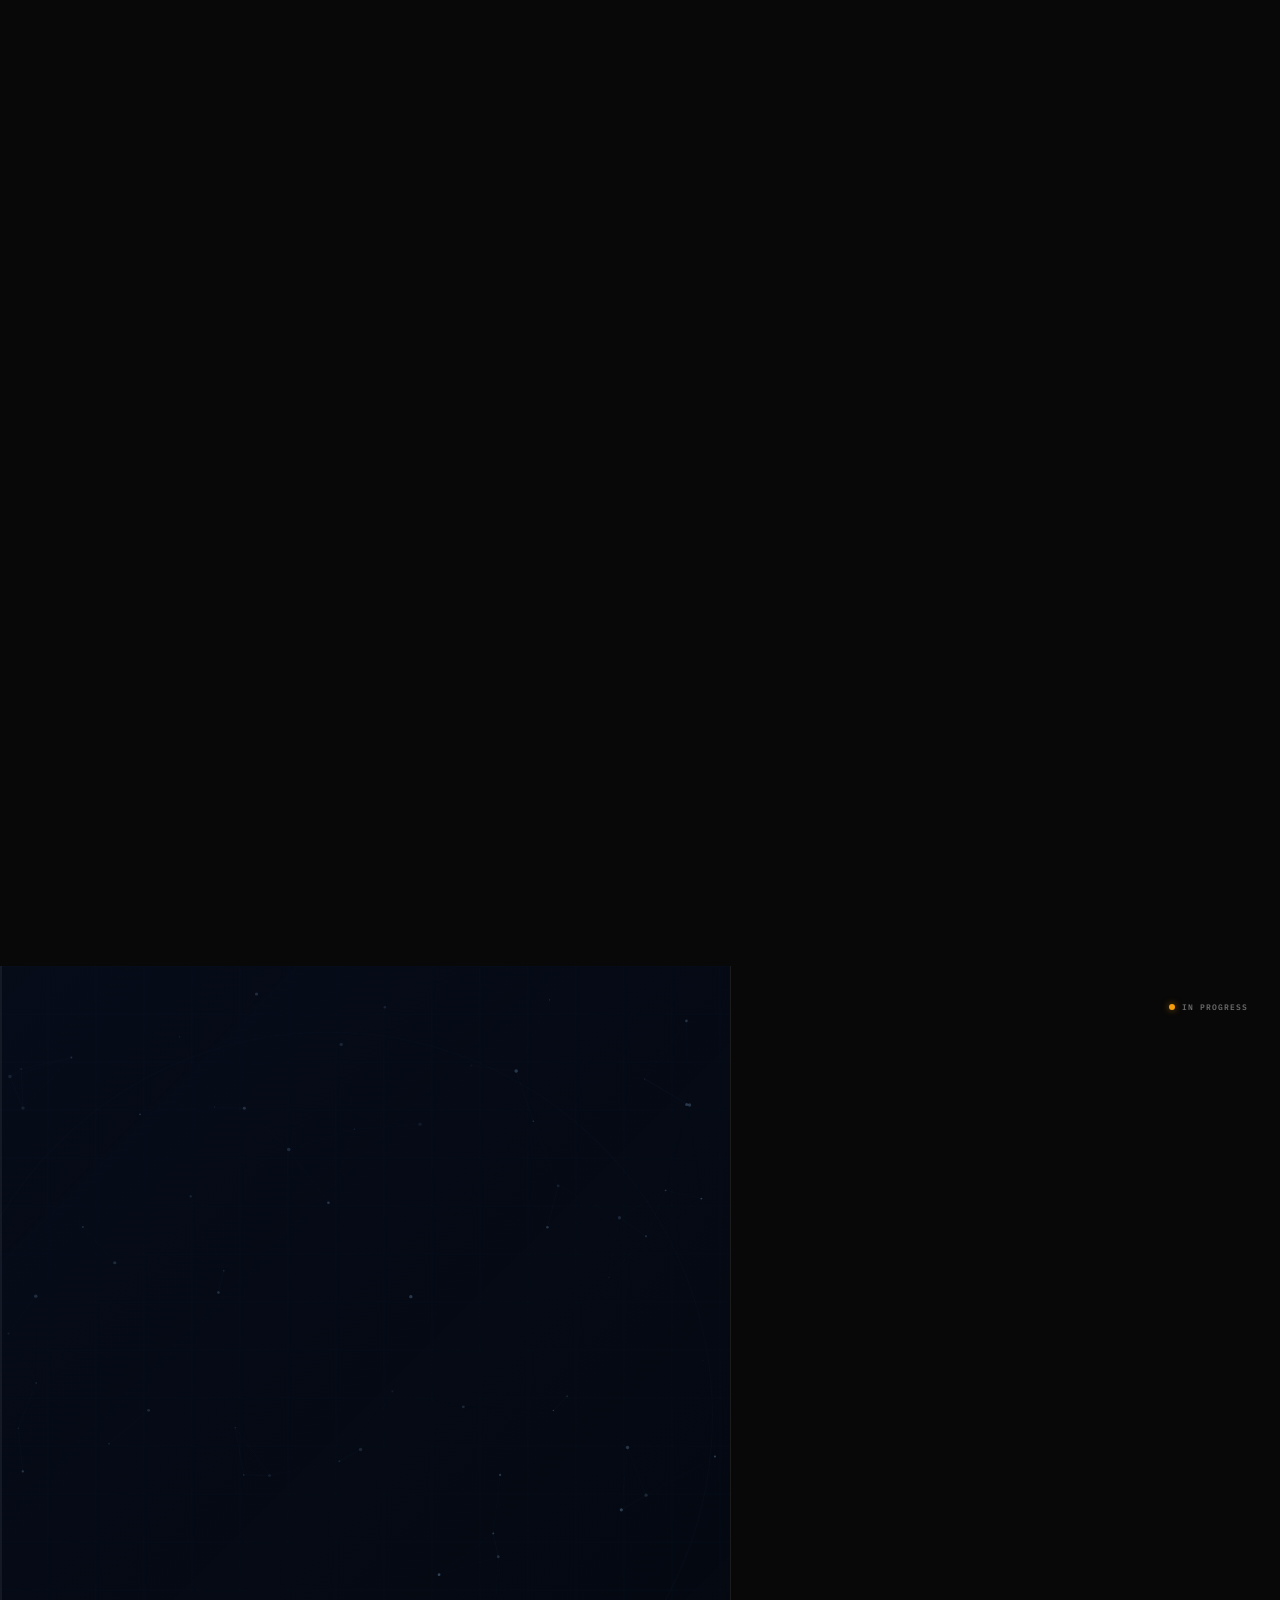
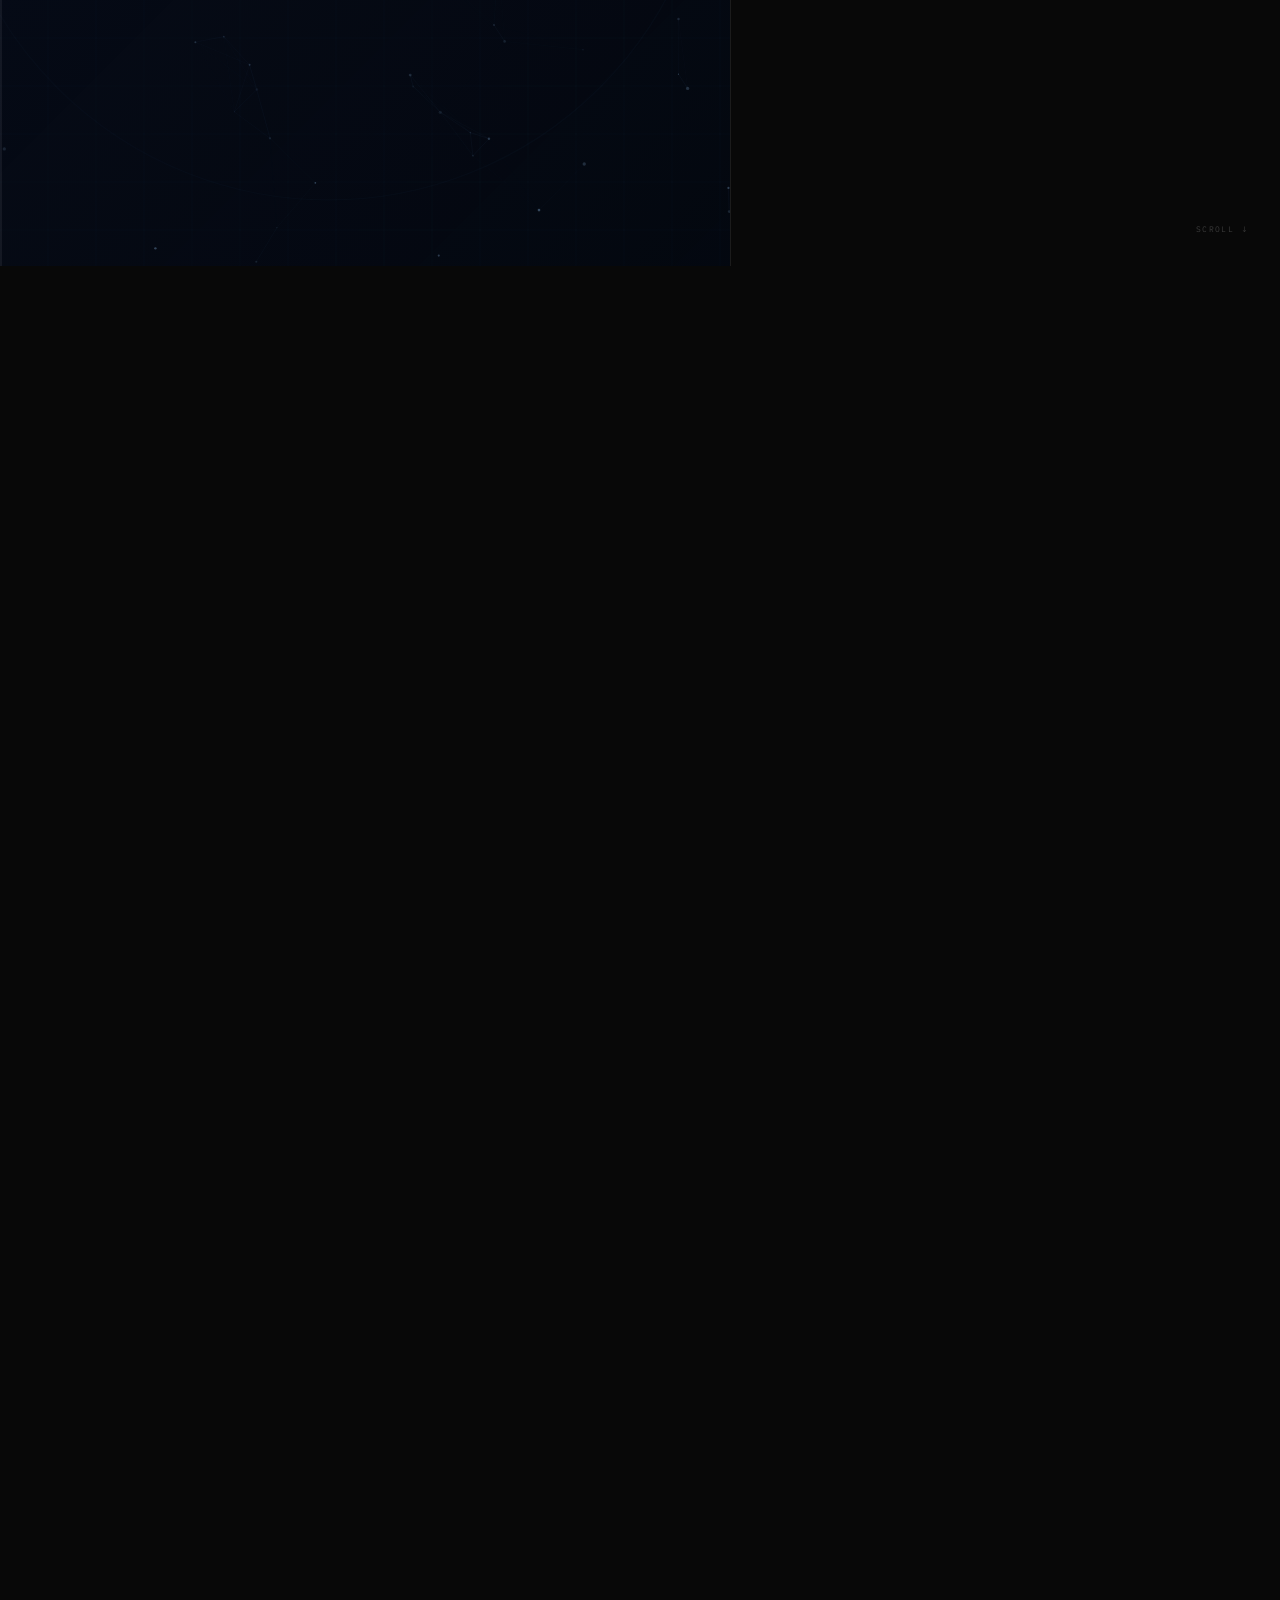
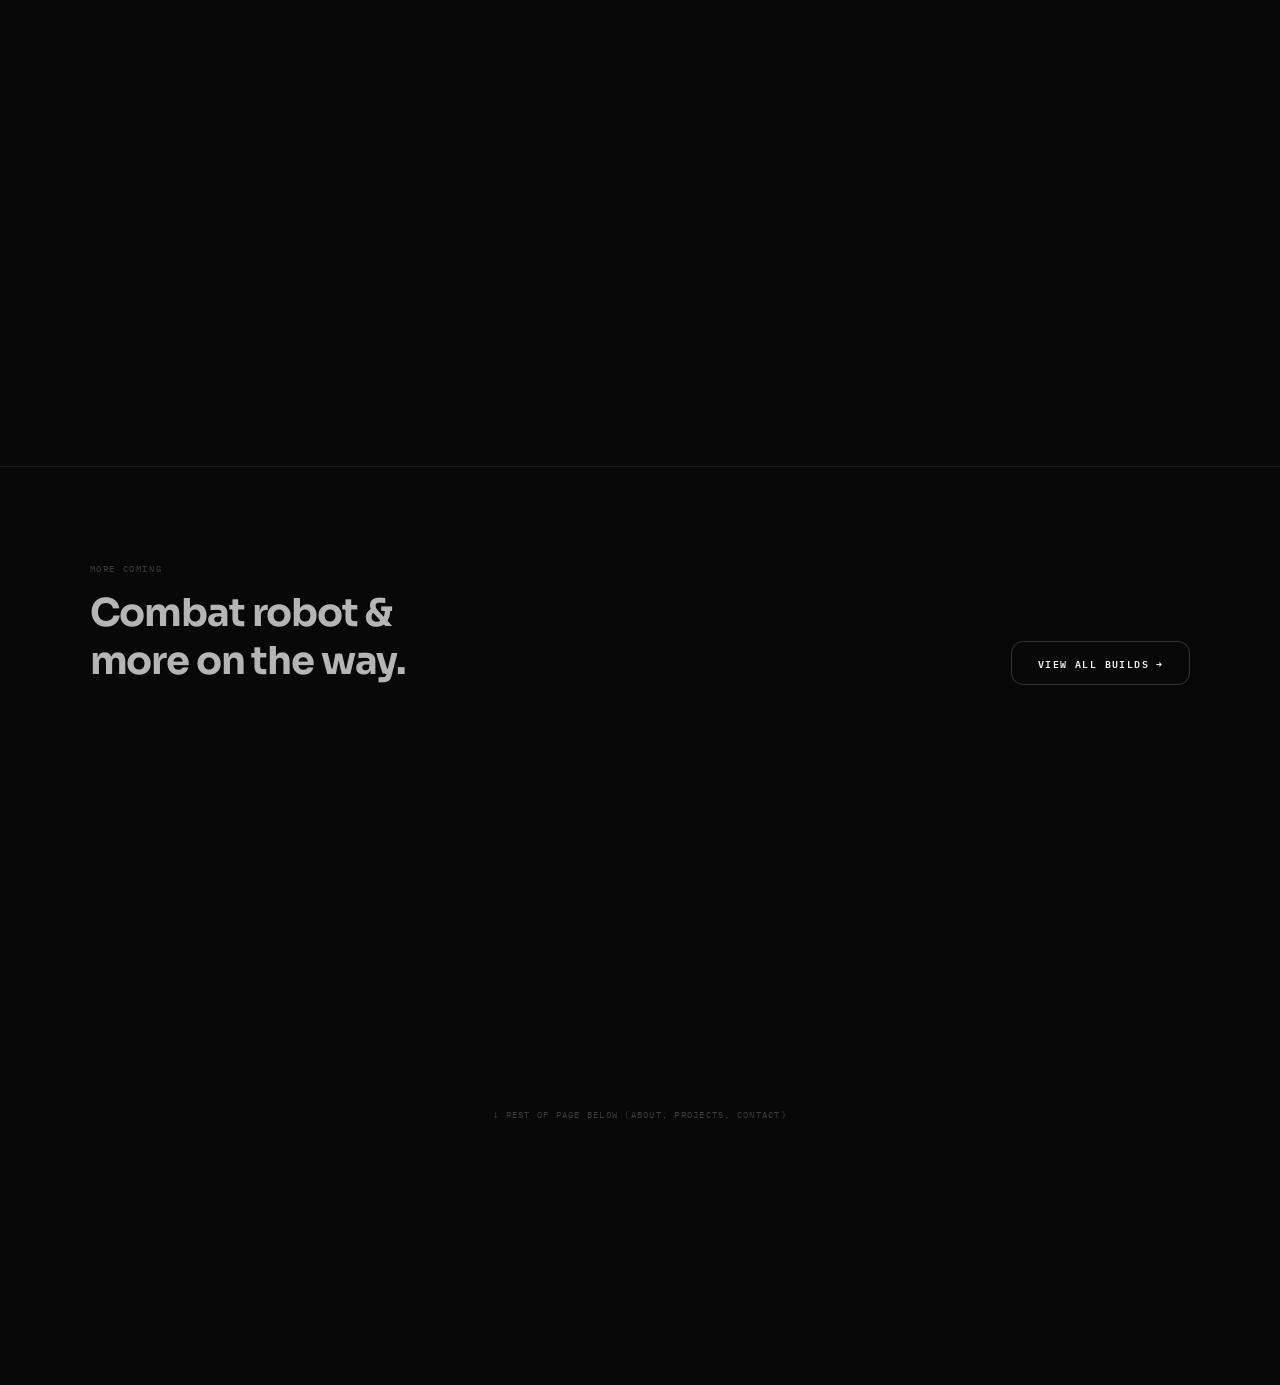
<file: demo-showcase.html>
<!DOCTYPE html>
<html lang="en" style="background:#080808">
<head>
<meta charset="UTF-8"/>
<meta name="viewport" content="width=device-width, initial-scale=1.0"/>
<title>Build Showcase — Demo</title>
<link rel="preconnect" href="https://fonts.googleapis.com">
<link rel="preconnect" href="https://fonts.gstatic.com" crossorigin>
<link href="https://fonts.googleapis.com/css2?family=IBM+Plex+Mono:wght@400;500;600&family=Sora:wght@300;400;500;600;700;800&display=swap" rel="stylesheet">
<style>
*,*::before,*::after{box-sizing:border-box;margin:0;padding:0}
:root{
  --ink:#f0f0f0;--paper:#080808;
  --fog:rgba(255,255,255,.28);--mist:rgba(255,255,255,.5);
  --line:rgba(255,255,255,.08);
  --sans:'Sora',sans-serif;--mono:'IBM Plex Mono',monospace;
  --amber:#f59e0b;--green:#22c55e;
}
html{scroll-behavior:auto;background:#080808}
body{background:var(--paper);color:var(--ink);font-family:var(--sans);overflow-x:hidden}

/* ── DEMO NAV ── */
.demo-nav{
  position:fixed;top:0;left:0;right:0;z-index:300;
  padding:1.1rem 5vw;
  display:flex;justify-content:space-between;align-items:center;
  background:rgba(8,8,8,.88);backdrop-filter:blur(18px);
  border-bottom:1px solid var(--line);
}
.demo-nav-label{font-family:var(--mono);font-size:.6rem;letter-spacing:.2em;text-transform:uppercase;color:rgba(255,255,255,.3)}
.demo-nav-note{font-family:var(--mono);font-size:.56rem;letter-spacing:.14em;text-transform:uppercase;color:rgba(255,255,255,.22)}

/* ── SPACER (simulates page above) ── */
.demo-spacer{height:100vh;display:flex;align-items:center;justify-content:center;border-bottom:1px solid var(--line)}
.demo-spacer-label{font-family:var(--mono);font-size:.6rem;letter-spacing:.2em;text-transform:uppercase;color:rgba(255,255,255,.15)}

/* ══════════════════════════════════════
   BUILD SHOWCASE SECTION
══════════════════════════════════════ */
.bsc-section{position:relative}

/* ── ENTRY TITLE (non-sticky, scrolls into view) ── */
.bsc-entry{
  padding:9rem 7vw 5rem;
  overflow:hidden;
}
.bsc-entry-tag{
  font-family:var(--mono);font-size:clamp(.58rem,.72vw,.68rem);
  font-weight:600;letter-spacing:.28em;text-transform:uppercase;
  color:rgba(255,255,255,.3);display:block;margin-bottom:1.4rem;
}
.bsc-entry-h{
  font-family:var(--sans);font-size:clamp(4.5rem,11vw,12rem);
  font-weight:800;letter-spacing:-.055em;line-height:.88;
  color:#fff;overflow:hidden;
}
.bsc-entry-h span{
  display:block;
  transform:translateY(110%);
  opacity:0;
  transition:transform .9s cubic-bezier(.16,1,.3,1),opacity .7s ease;
}
.bsc-entry-h span.reveal{transform:none;opacity:1}
.bsc-entry-h span:nth-child(2){transition-delay:.12s}

/* ── PROJECT STICKY ZONE ── */
/* Each project: outer = scroll distance, inner = sticky viewport */
.bsc-proj{
  position:relative;
}
.bsc-proj-sticky{
  position:sticky;
  top:0;
  height:100vh;
  overflow:hidden;
  display:grid;
  grid-template-columns:57fr 43fr;
}

/* ── LEFT: VISUAL PANEL ── */
.bsc-visual{
  position:relative;
  overflow:hidden;
  background:#050505;
}
/* Image layers that crossfade on scroll */
.bsc-layer{
  position:absolute;inset:0;
  background-size:cover;background-position:center;
  will-change:opacity;
}
/* 3D card wrapper for the model reveal */
.bsc-3d-wrap{
  position:absolute;inset:0;
  display:flex;align-items:center;justify-content:center;
  perspective:1000px;
  perspective-origin:55% 50%;
  opacity:0;
  will-change:opacity;
}
.bsc-3d-card{
  width:78%;
  aspect-ratio:16/10;
  position:relative;
  transform-style:preserve-3d;
  will-change:transform;
  border-radius:16px;
  overflow:hidden;
  box-shadow:0 40px 80px rgba(0,0,0,.65),0 0 0 1px rgba(255,255,255,.08);
}
.bsc-3d-card img{
  width:100%;height:100%;object-fit:cover;display:block;
  filter:saturate(1.05) brightness(.92);
}
.bsc-3d-card::after{
  content:'';position:absolute;inset:0;
  background:linear-gradient(135deg,rgba(255,255,255,.12) 0%,transparent 50%,rgba(0,0,0,.2) 100%);
  pointer-events:none;
}
/* Spec label that floats over the visual */
.bsc-spec-float{
  position:absolute;bottom:2.2rem;left:2.2rem;right:2.2rem;
  display:flex;gap:.75rem;flex-wrap:wrap;
  pointer-events:none;
  opacity:0;
  will-change:opacity;
}
.bsc-spec-chip{
  font-family:var(--mono);font-size:clamp(.52rem,.65vw,.62rem);
  font-weight:600;letter-spacing:.14em;text-transform:uppercase;
  padding:.4rem .9rem;border-radius:999px;
  background:rgba(8,8,8,.82);backdrop-filter:blur(12px);
  border:1px solid rgba(255,255,255,.14);color:rgba(255,255,255,.75);
  white-space:nowrap;
}
/* Thin progress stripe on left edge */
.bsc-progress-track{
  position:absolute;left:0;top:0;bottom:0;width:2px;
  background:rgba(255,255,255,.06);z-index:10;
}
.bsc-progress-fill{
  position:absolute;top:0;left:0;width:100%;height:0%;
  background:rgba(255,255,255,.55);
  transition:height .04s linear;
}

/* ── RIGHT: INFO PANEL ── */
.bsc-info{
  position:relative;
  display:flex;flex-direction:column;justify-content:center;
  padding:3.5rem 4.5vw 3.5rem 3.5vw;
  border-left:1px solid var(--line);
  overflow:hidden;
}
.bsc-proj-num{
  font-family:var(--mono);font-size:clamp(.58rem,.72vw,.68rem);
  font-weight:600;letter-spacing:.28em;text-transform:uppercase;
  color:rgba(255,255,255,.2);margin-bottom:.8rem;
  transform:translateY(16px);opacity:0;will-change:transform,opacity;
}
.bsc-proj-name{
  font-family:var(--sans);font-size:clamp(1.8rem,3vw,3.2rem);
  font-weight:760;letter-spacing:-.04em;line-height:1.0;
  color:#fff;margin-bottom:1.1rem;
  transform:translateY(28px);opacity:0;will-change:transform,opacity;
}
.bsc-proj-tags{
  display:flex;gap:.38rem;flex-wrap:wrap;margin-bottom:2.4rem;
  transform:translateY(20px);opacity:0;will-change:transform,opacity;
}
.bsc-proj-tag{
  font-family:var(--mono);font-size:clamp(.46rem,.58vw,.56rem);
  letter-spacing:.12em;text-transform:uppercase;
  color:rgba(255,255,255,.4);border:1px solid rgba(255,255,255,.1);
  border-radius:999px;padding:.24rem .55rem;
}
/* Staggered spec lines */
.bsc-lines{display:grid;gap:1.2rem;margin-bottom:2.6rem}
.bsc-line{
  transform:translateY(22px);opacity:0;will-change:transform,opacity;
}
.bsc-line-label{
  font-family:var(--mono);font-size:clamp(.48rem,.6vw,.56rem);
  letter-spacing:.18em;text-transform:uppercase;
  color:rgba(255,255,255,.28);margin-bottom:.3rem;display:block;
}
.bsc-line-value{
  font-family:var(--sans);font-size:clamp(.95rem,1.3vw,1.15rem);
  font-weight:560;letter-spacing:-.01em;color:rgba(255,255,255,.82);
  line-height:1.3;
}
/* CTA */
.bsc-cta-wrap{
  display:flex;align-items:center;gap:.85rem;flex-wrap:wrap;
  transform:translateY(20px);opacity:0;will-change:transform,opacity;
}
.bsc-cta{
  display:inline-flex;align-items:center;gap:.55rem;
  font-family:var(--mono);font-size:clamp(.6rem,.78vw,.7rem);
  font-weight:600;letter-spacing:.14em;text-transform:uppercase;
  color:#080808;background:#fff;border:none;
  border-radius:12px;padding:.75rem 1.6rem;
  text-decoration:none;cursor:pointer;
  transition:opacity .2s,transform .2s;
}
.bsc-cta:hover{opacity:.88;transform:translateY(-1px)}
.bsc-cta-sec{
  font-family:var(--mono);font-size:clamp(.56rem,.7vw,.64rem);
  font-weight:600;letter-spacing:.14em;text-transform:uppercase;
  color:rgba(255,255,255,.35);text-decoration:none;
}
.bsc-cta-badge{
  display:inline-flex;align-items:center;gap:.28rem;
  font-family:var(--mono);font-size:clamp(.48rem,.6vw,.56rem);
  font-weight:700;letter-spacing:.14em;text-transform:uppercase;
  color:var(--green);border:1px solid rgba(34,197,94,.28);
  border-radius:999px;background:rgba(34,197,94,.08);padding:.22rem .55rem;
  margin-left:.1rem;
}
/* Status indicator */
.bsc-status{
  position:absolute;top:2.2rem;right:2.5vw;
  display:flex;align-items:center;gap:.38rem;
  font-family:var(--mono);font-size:clamp(.5rem,.62vw,.58rem);
  font-weight:600;letter-spacing:.13em;text-transform:uppercase;
  color:rgba(255,255,255,.4);
}
.bsc-status-dot{
  width:6px;height:6px;border-radius:50%;
  background:var(--amber);box-shadow:0 0 7px rgba(245,158,11,.55);
  animation:sDot 1.8s ease-in-out infinite;
}
@keyframes sDot{0%,100%{opacity:1}50%{opacity:.3}}
/* Scroll cue (shown before user starts scrolling through section) */
.bsc-scroll-cue{
  position:absolute;bottom:2rem;right:2.5vw;
  font-family:var(--mono);font-size:clamp(.5rem,.62vw,.58rem);
  letter-spacing:.18em;text-transform:uppercase;
  color:rgba(255,255,255,.2);
  display:flex;align-items:center;gap:.45rem;
  opacity:1;transition:opacity .4s;
  will-change:opacity;
}
.bsc-scroll-cue::after{content:'↓';animation:scCue 1.6s ease-in-out infinite}
@keyframes scCue{0%,100%{transform:translateY(0)}50%{transform:translateY(3px)}}

/* ── PROJECT-TO-PROJECT TRANSITION ── */
.bsc-bridge{
  height:0;/* no gap — visual continuity handled by sticky exit */
}

/* ── OUTRO ── */
.bsc-outro{
  padding:6rem 7vw 10rem;
  border-top:1px solid var(--line);
  display:flex;align-items:flex-start;justify-content:space-between;gap:3rem;flex-wrap:wrap;
}
.bsc-outro-left{}
.bsc-outro-note{font-family:var(--mono);font-size:.56rem;letter-spacing:.18em;text-transform:uppercase;color:rgba(255,255,255,.22);display:block;margin-bottom:.9rem}
.bsc-outro-h{font-family:var(--sans);font-size:clamp(1.8rem,3vw,2.8rem);font-weight:700;letter-spacing:-.03em;color:rgba(255,255,255,.7)}
.bsc-outro-cta{
  align-self:flex-end;
  font-family:var(--mono);font-size:clamp(.6rem,.78vw,.7rem);
  font-weight:600;letter-spacing:.14em;text-transform:uppercase;
  border:1px solid rgba(255,255,255,.18);border-radius:12px;
  padding:.75rem 1.6rem;color:var(--ink);text-decoration:none;
  transition:.25s;
}
.bsc-outro-cta:hover{background:var(--ink);color:var(--paper);border-color:var(--ink)}

/* ── SPACER BELOW ── */
.demo-spacer-below{height:60vh;display:flex;align-items:center;justify-content:center}
</style>
</head>
<body>

<!-- DEMO NAV -->
<div class="demo-nav">
  <span class="demo-nav-label">Demo — Build Showcase Section</span>
  <span class="demo-nav-note">Scroll to preview the experience</span>
</div>

<!-- SIMULATED PAGE ABOVE -->
<div class="demo-spacer" style="margin-top:3.5rem">
  <span class="demo-spacer-label">↑ Rest of page above (hero, nav, etc.)</span>
</div>

<!-- ═══════════════════════════════════
     BUILD SHOWCASE
═══════════════════════════════════ -->
<div class="bsc-section" id="bscSection">

  <!-- LARGE ENTRY HEADER -->
  <div class="bsc-entry" id="bscEntry">
    <span class="bsc-entry-tag">What I'm Building</span>
    <div class="bsc-entry-h">
      <span id="bscLine1">Engineering</span>
      <span id="bscLine2">in motion.</span>
    </div>
  </div>

  <!-- ════════════════════
       PROJECT 01 — AERO WING
  ════════════════════ -->
  <div class="bsc-proj" id="proj1" style="height:300vh">
    <div class="bsc-proj-sticky">

      <!-- LEFT: VISUAL -->
      <div class="bsc-visual">

        <!-- Progress track -->
        <div class="bsc-progress-track">
          <div class="bsc-progress-fill" id="p1Progress"></div>
        </div>

        <!-- Layer 0: Base wing photo -->
        <div class="bsc-layer" id="p1Layer0"
          style="background-image:url('images/experience/sae-front-wing-v2.jpg');opacity:1;
            filter:brightness(.75) saturate(.9)">
        </div>

        <!-- Layer 1: CAD screengrab (crossfades in on scroll) -->
        <div class="bsc-layer" id="p1Layer1"
          style="background-image:url('images/experience/sae-nosecone-cad.jpg');opacity:0;
            filter:brightness(.65) saturate(.7)">
        </div>

        <!-- Layer 2: Mold / fabrication -->
        <div class="bsc-layer" id="p1Layer2"
          style="background-image:url('images/experience/sae-wing-mold.jpg');opacity:0;
            filter:brightness(.6) saturate(.8)">
        </div>

        <!-- 3D card reveal (appears mid-scroll) -->
        <div class="bsc-3d-wrap" id="p1Card3D">
          <div class="bsc-3d-card" id="p1CardInner">
            <img src="images/experience/sae-nosecone-cad.jpg" alt="Wing CAD model">
          </div>
        </div>

        <!-- Floating spec chips (appear late) -->
        <div class="bsc-spec-float" id="p1Chips">
          <span class="bsc-spec-chip">NACA 4412 profile</span>
          <span class="bsc-spec-chip">~600 mm span</span>
          <span class="bsc-spec-chip">0° – 14° actuation</span>
          <span class="bsc-spec-chip">ANSYS validated</span>
        </div>
      </div>

      <!-- RIGHT: INFO -->
      <div class="bsc-info">
        <div class="bsc-status">
          <div class="bsc-status-dot"></div>
          In Progress
        </div>

        <div class="bsc-proj-num" id="p1Num">Project 01</div>
        <div class="bsc-proj-name" id="p1Name">Active<br>Aerodynamics<br>Wing</div>
        <div class="bsc-proj-tags" id="p1Tags">
          <span class="bsc-proj-tag">Formula SAE</span>
          <span class="bsc-proj-tag">CFD · ANSYS</span>
          <span class="bsc-proj-tag">CAD · Fusion 360</span>
          <span class="bsc-proj-tag">Servo Actuation</span>
          <span class="bsc-proj-tag">GFRP Composite</span>
        </div>

        <div class="bsc-lines">
          <div class="bsc-line" id="p1Line1">
            <span class="bsc-line-label">What it does</span>
            <div class="bsc-line-value">Servo-actuated wing — DRS for top speed,<br>high downforce for cornering.</div>
          </div>
          <div class="bsc-line" id="p1Line2">
            <span class="bsc-line-label">Where it stands</span>
            <div class="bsc-line-value">~60% complete. Molds printed, layup done,<br>electronics integration next.</div>
          </div>
          <div class="bsc-line" id="p1Line3">
            <span class="bsc-line-label">The guide</span>
            <div class="bsc-line-value">Full step-by-step — CAD files, CFD setup,<br>layup schedule, wiring, control code.</div>
          </div>
        </div>

        <div class="bsc-cta-wrap" id="p1CTA">
          <a href="projects/active-aero-wing.html" class="bsc-cta">
            View Build Guide →
          </a>
          <span class="bsc-cta-badge">Free</span>
        </div>

        <div class="bsc-scroll-cue" id="p1Cue">Scroll</div>
      </div>
    </div>
  </div><!-- /proj1 -->

  <!-- ════════════════════
       PROJECT 02 — AUTONOMOUS KART
  ════════════════════ -->
  <div class="bsc-proj" id="proj2" style="height:300vh">
    <div class="bsc-proj-sticky">

      <!-- LEFT: VISUAL (no real images yet — dark cinematic treatment) -->
      <div class="bsc-visual" style="background:#040810">

        <div class="bsc-progress-track">
          <div class="bsc-progress-fill" id="p2Progress"></div>
        </div>

        <!-- Animated grid / sensor visualization -->
        <div class="bsc-layer" id="p2Layer0" style="opacity:1">
          <canvas id="sensorCanvas" style="width:100%;height:100%;display:block"></canvas>
        </div>

        <!-- Overlay gradient -->
        <div class="bsc-layer" style="background:linear-gradient(135deg,rgba(8,14,30,.7) 0%,rgba(4,8,16,.3) 100%);opacity:1;pointer-events:none"></div>

        <!-- "3D card" for kart — uses welding video as b-roll -->
        <div class="bsc-3d-wrap" id="p2Card3D">
          <div class="bsc-3d-card" id="p2CardInner" style="background:#0a1428;display:flex;align-items:center;justify-content:center;flex-direction:column;gap:1rem">
            <div style="font-family:'IBM Plex Mono',monospace;font-size:.6rem;letter-spacing:.2em;text-transform:uppercase;color:rgba(255,255,255,.25)">ROS 2 · LIDAR · Camera · IMU</div>
            <div style="font-size:4rem;opacity:.15">⚙</div>
            <div style="font-family:'IBM Plex Mono',monospace;font-size:.56rem;letter-spacing:.2em;text-transform:uppercase;color:rgba(255,255,255,.18)">Video coming soon</div>
          </div>
        </div>

        <div class="bsc-spec-float" id="p2Chips">
          <span class="bsc-spec-chip">ROS 2 Humble</span>
          <span class="bsc-spec-chip">YOLOv8 vision</span>
          <span class="bsc-spec-chip">Drive-by-wire</span>
          <span class="bsc-spec-chip">LIDAR + IMU</span>
        </div>
      </div>

      <!-- RIGHT: INFO -->
      <div class="bsc-info">
        <div class="bsc-status">
          <div class="bsc-status-dot"></div>
          In Progress
        </div>

        <div class="bsc-proj-num" id="p2Num">Project 02</div>
        <div class="bsc-proj-name" id="p2Name">Autonomous<br>Go-Kart</div>
        <div class="bsc-proj-tags" id="p2Tags">
          <span class="bsc-proj-tag">ROS 2</span>
          <span class="bsc-proj-tag">Computer Vision</span>
          <span class="bsc-proj-tag">Drive-by-Wire</span>
          <span class="bsc-proj-tag">LIDAR</span>
          <span class="bsc-proj-tag">Fabrication</span>
        </div>

        <div class="bsc-lines">
          <div class="bsc-line" id="p2Line1">
            <span class="bsc-line-label">What it does</span>
            <div class="bsc-line-value">Stock go-kart converted to a full<br>self-driving platform from scratch.</div>
          </div>
          <div class="bsc-line" id="p2Line2">
            <span class="bsc-line-label">How it works</span>
            <div class="bsc-line-value">YOLOv8 for object detection, LIDAR for<br>mapping, drive-by-wire for actuation.</div>
          </div>
          <div class="bsc-line" id="p2Line3">
            <span class="bsc-line-label">Where it stands</span>
            <div class="bsc-line-value">~35% complete. Chassis rigged,<br>sensor suite spec locked.</div>
          </div>
        </div>

        <div class="bsc-cta-wrap" id="p2CTA">
          <a href="builds.html" class="bsc-cta" style="background:rgba(255,255,255,.08);color:rgba(255,255,255,.65);border:1px solid rgba(255,255,255,.14)">
            Coming Soon →
          </a>
          <a href="index.html#pitch" class="bsc-cta-sec">Follow progress</a>
        </div>

        <div class="bsc-scroll-cue" id="p2Cue">Scroll</div>
      </div>
    </div>
  </div><!-- /proj2 -->

  <!-- OUTRO STRIP -->
  <div class="bsc-outro">
    <div class="bsc-outro-left">
      <span class="bsc-outro-note">More coming</span>
      <div class="bsc-outro-h">Combat robot &<br>more on the way.</div>
    </div>
    <a href="builds.html" class="bsc-outro-cta">View All Builds →</a>
  </div>

</div><!-- /bsc-section -->

<div class="demo-spacer-below">
  <span class="demo-nav-note">↓ Rest of page below (about, projects, contact)</span>
</div>

<script>
/* ─────────────────────────────────────────────────
   Scroll-driven Build Showcase
───────────────────────────────────────────────── */

// Clamp helper: maps p into [i0..i1] → [0..1]
const cl = (p, i0, i1) => Math.max(0, Math.min(1, (p - i0) / (i1 - i0)));

// Apply spring-feel via CSS; faster than JS WAAPI for this
const set = (el, styles) => el && Object.assign(el.style, styles);
const lerp = (a, b, t) => a + (b - a) * t;

// ── ENTRY TITLE REVEAL ──────────────────────────
const entryObserver = new IntersectionObserver(entries => {
  entries.forEach(e => {
    if (e.isIntersecting) {
      document.getElementById('bscLine1').classList.add('reveal');
      document.getElementById('bscLine2').classList.add('reveal');
      entryObserver.disconnect();
    }
  });
}, { threshold: 0.3 });
entryObserver.observe(document.getElementById('bscEntry'));

// ── SENSOR CANVAS (kart visual) ─────────────────
function initSensorCanvas() {
  const canvas = document.getElementById('sensorCanvas');
  if (!canvas) return;
  const ctx = canvas.getContext('2d');
  let dots = [], w, h, raf;

  function resize() {
    w = canvas.offsetWidth; h = canvas.offsetHeight;
    canvas.width = w * devicePixelRatio; canvas.height = h * devicePixelRatio;
    ctx.scale(devicePixelRatio, devicePixelRatio);
    dots = Array.from({ length: 90 }, () => ({
      x: Math.random() * w, y: Math.random() * h,
      vx: (Math.random() - .5) * .28, vy: (Math.random() - .5) * .28,
      r: Math.random() * 1.4 + .4,
      a: Math.random() * .45 + .08,
    }));
  }

  function draw() {
    ctx.clearRect(0, 0, w, h);
    // Grid lines
    ctx.strokeStyle = 'rgba(100,160,255,.035)';
    ctx.lineWidth = 1;
    for (let x = 0; x < w; x += 48) { ctx.beginPath(); ctx.moveTo(x,0); ctx.lineTo(x,h); ctx.stroke(); }
    for (let y = 0; y < h; y += 48) { ctx.beginPath(); ctx.moveTo(0,y); ctx.lineTo(w,y); ctx.stroke(); }
    // Sensor dots + connectors
    dots.forEach((d, i) => {
      d.x += d.vx; d.y += d.vy;
      if (d.x < 0) d.x = w; if (d.x > w) d.x = 0;
      if (d.y < 0) d.y = h; if (d.y > h) d.y = 0;
      // Connect nearby
      for (let j = i + 1; j < dots.length; j++) {
        const o = dots[j], dx = d.x - o.x, dy = d.y - o.y, dist = Math.hypot(dx, dy);
        if (dist < 110) {
          ctx.strokeStyle = `rgba(120,180,255,${(.12) * (1 - dist/110)})`;
          ctx.lineWidth = .6;
          ctx.beginPath(); ctx.moveTo(d.x, d.y); ctx.lineTo(o.x, o.y); ctx.stroke();
        }
      }
      ctx.beginPath();
      ctx.arc(d.x, d.y, d.r, 0, Math.PI * 2);
      ctx.fillStyle = `rgba(160,210,255,${d.a})`;
      ctx.fill();
    });
    // Scan ring from center
    const now = performance.now() * .001;
    const cx = w * .45, cy = h * .5;
    const maxR = Math.max(w, h) * .55;
    const scanR = (now % 3.5) / 3.5 * maxR;
    const fadeOut = 1 - (now % 3.5) / 3.5;
    ctx.beginPath();
    ctx.arc(cx, cy, scanR, 0, Math.PI * 2);
    ctx.strokeStyle = `rgba(100,180,255,${fadeOut * .18})`;
    ctx.lineWidth = 1.2;
    ctx.stroke();
    raf = requestAnimationFrame(draw);
  }

  resize();
  new ResizeObserver(resize).observe(canvas);
  draw();
}
initSensorCanvas();

// ── SCROLL DRIVER ───────────────────────────────
// Drive both project sections via scroll progress
function easeOut(t) { return 1 - Math.pow(1 - t, 3); }
function animIn(el, p, i0, i1, yFrom = 26) {
  const t = easeOut(cl(p, i0, i1));
  set(el, {
    opacity: t,
    transform: `translateY(${(1 - t) * yFrom}px)`,
  });
}

let rafId;
function onScroll() {
  cancelAnimationFrame(rafId);
  rafId = requestAnimationFrame(tick);
}

function projectTick(id, prog, cueId) {
  const num   = document.getElementById(`${id}Num`);
  const name  = document.getElementById(`${id}Name`);
  const tags  = document.getElementById(`${id}Tags`);
  const l1    = document.getElementById(`${id}Line1`);
  const l2    = document.getElementById(`${id}Line2`);
  const l3    = document.getElementById(`${id}Line3`);
  const cta   = document.getElementById(`${id}CTA`);
  const cue   = document.getElementById(cueId);
  const bar   = document.getElementById(`${id}Progress`);
  const chips = document.getElementById(`${id}Chips`);
  const card  = document.getElementById(`${id}Card3D`);
  const inner = document.getElementById(`${id}CardInner`);
  const p     = prog; // 0..1

  // Progress bar
  if (bar) bar.style.height = (p * 100).toFixed(1) + '%';

  // Right panel text reveals
  animIn(num,  p, 0.00, 0.12);
  animIn(name, p, 0.04, 0.20, 32);
  animIn(tags, p, 0.12, 0.25, 18);
  animIn(l1,   p, 0.22, 0.38);
  animIn(l2,   p, 0.34, 0.50);
  animIn(l3,   p, 0.46, 0.62);
  animIn(cta,  p, 0.64, 0.80, 18);

  // Scroll cue fades out as content reveals
  if (cue) cue.style.opacity = Math.max(0, 1 - p * 10).toFixed(2);

  // Floating spec chips
  if (chips) chips.style.opacity = easeOut(cl(p, 0.55, 0.72)).toFixed(2);

  // 3D card reveal + rotation (p 0.45 → 0.75)
  const cardP = cl(p, 0.42, 0.68);
  if (card) card.style.opacity = easeOut(cardP).toFixed(2);
  if (inner) {
    const ry = lerp(-35, 0, easeOut(cardP));
    const rx = lerp(8, -2, easeOut(cardP));
    inner.style.transform = `rotateY(${ry.toFixed(1)}deg) rotateX(${rx.toFixed(1)}deg) scale(${lerp(.92, 1, easeOut(cardP)).toFixed(3)})`;
  }
}

function tick() {
  const sy = window.scrollY;

  // ── PROJECT 1 ──
  const p1 = document.getElementById('proj1');
  if (p1) {
    const top = p1.offsetTop;
    const max = p1.offsetHeight - window.innerHeight;
    const prog = Math.max(0, Math.min(1, (sy - top) / max));
    projectTick('p1', prog, 'p1Cue');

    // Image layer crossfades
    const l0 = document.getElementById('p1Layer0');
    const l1 = document.getElementById('p1Layer1');
    const l2 = document.getElementById('p1Layer2');
    // Photo → CAD at p 0.30–0.45
    const cadIn = easeOut(cl(prog, 0.30, 0.45));
    if (l0) l0.style.opacity = (1 - cadIn * .85).toFixed(2);
    if (l1) l1.style.opacity = cadIn.toFixed(2);
    // CAD → Mold at p 0.60–0.75
    const moldIn = easeOut(cl(prog, 0.58, 0.72));
    if (l1) l1.style.opacity = (cadIn * (1 - moldIn * .7)).toFixed(2);
    if (l2) l2.style.opacity = moldIn.toFixed(2);
  }

  // ── PROJECT 2 ──
  const p2 = document.getElementById('proj2');
  if (p2) {
    const top = p2.offsetTop;
    const max = p2.offsetHeight - window.innerHeight;
    const prog = Math.max(0, Math.min(1, (sy - top) / max));
    projectTick('p2', prog, 'p2Cue');
  }
}

window.addEventListener('scroll', onScroll, { passive: true });
window.addEventListener('resize', () => requestAnimationFrame(tick), { passive: true });
tick();
</script>
</body>
</html>
</file>
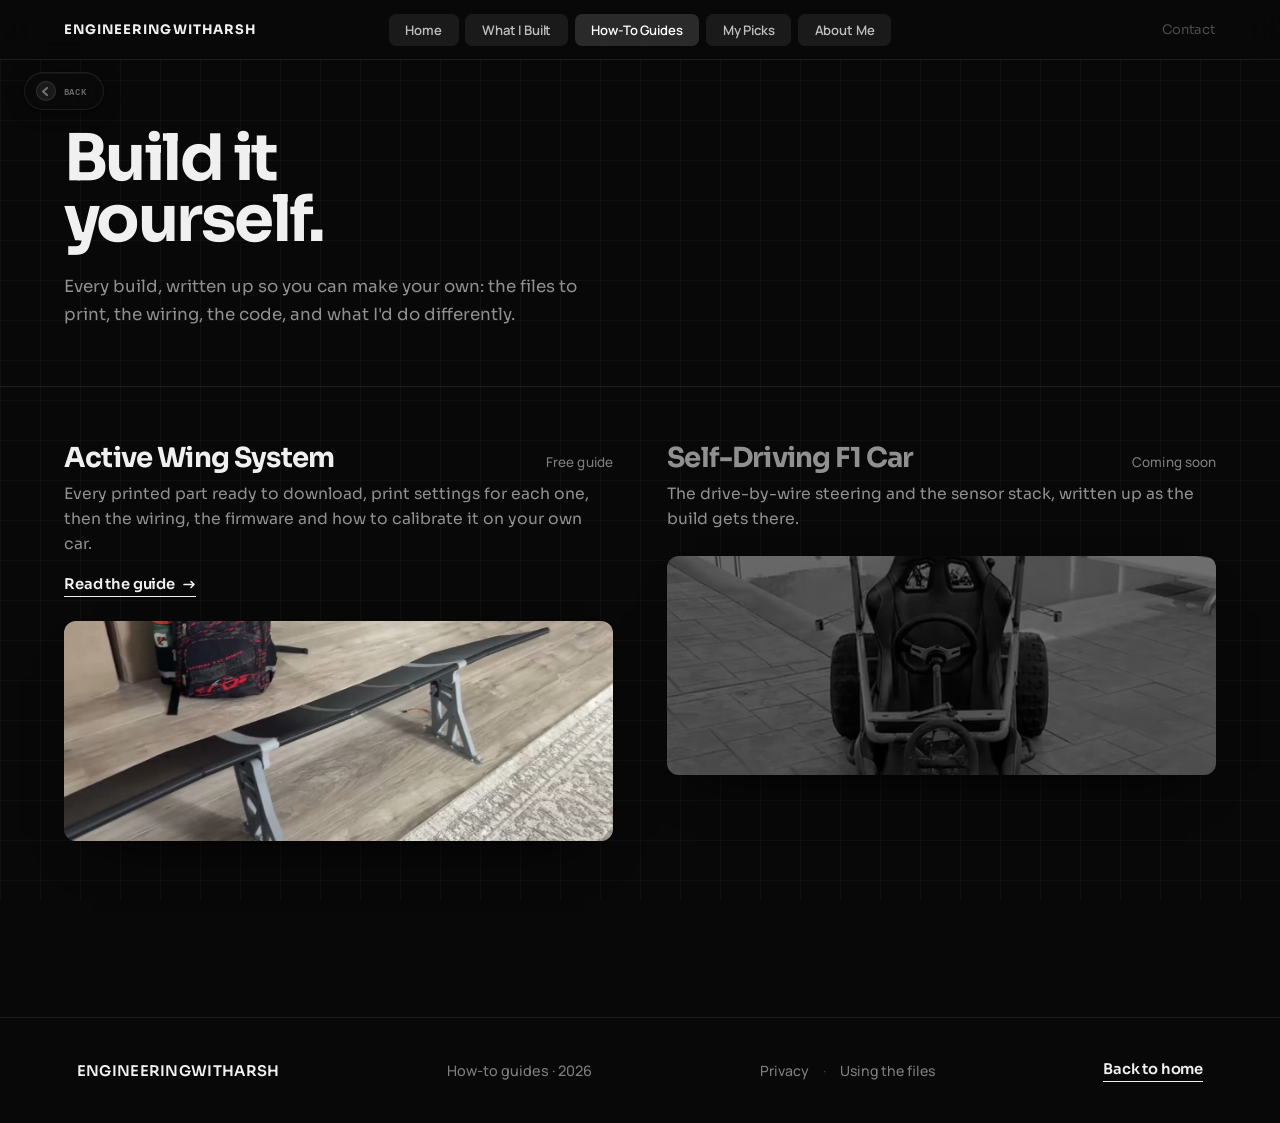
<file: guides.html>
<!DOCTYPE html>
<html lang="en">
<head>
  <meta charset="UTF-8">
  <meta name="viewport" content="width=device-width,initial-scale=1">
  <title>How-To Guides — ENGINEERINGWITHARSH</title>
  <link rel="preconnect" href="https://fonts.googleapis.com">
  <link rel="preconnect" href="https://fonts.gstatic.com" crossorigin>
  <link href="https://fonts.googleapis.com/css2?family=IBM+Plex+Mono:wght@400;500;600&family=Manrope:wght@400;500;600;700&family=Sora:wght@300;400;500;600;700;800&display=swap" rel="stylesheet">
  <style>
    :root{--ink:#f0f0f0;--paper:#080808;--surface:#0f0f0f;--fog:#555555;--mist:#909090;--line:rgba(255,255,255,.09);--sans:'Sora',sans-serif;--mono:'IBM Plex Mono',monospace;--ui:'Manrope',sans-serif}
    *{box-sizing:border-box;margin:0;padding:0}
    body{background:var(--paper);color:var(--ink);font-family:var(--sans);min-height:100vh;display:flex;flex-direction:column}
    nav{position:fixed;top:0;left:0;right:0;z-index:200;height:60px;padding:0 5vw;display:grid;grid-template-columns:1fr auto 1fr;align-items:center;background:rgba(8,8,8,.88);backdrop-filter:blur(20px);border-bottom:1px solid var(--line)}
    .nav-logo{display:flex;align-items:center;text-decoration:none;flex-shrink:0}
    .nav-logo-wordmark{font-family:var(--sans);font-size:.82rem;font-weight:700;letter-spacing:.08em;text-transform:uppercase;color:var(--ink);white-space:nowrap;line-height:1}
    .nav-links{display:flex;list-style:none;align-items:center;gap:.4rem;justify-content:center}
    .nav-links a{font-family:'Manrope',sans-serif;font-size:.82rem;font-weight:600;letter-spacing:-.01em;color:rgba(255,255,255,.72);text-decoration:none;padding:.46rem 1.05rem;border-radius:7px;white-space:nowrap;background:rgba(255,255,255,.08);transition:color .14s,background .14s}
    .nav-links a:hover{color:#fff;background:rgba(255,255,255,.16)}
    .nav-links a.is-active{color:#fff;background:rgba(255,255,255,.14)}
    .nav-right{display:flex;align-items:center;justify-self:end}
    .nav-cta{font-family:var(--sans);font-size:.82rem;font-weight:400;letter-spacing:-.01em;color:rgba(255,255,255,.28);text-decoration:none;white-space:nowrap;transition:color .15s}
    .nav-cta:hover{color:rgba(255,255,255,.55)}
    @media(max-width:680px){
      /* The links were simply hidden here, which left every sub-page with no
         navigation at all on a phone — just a logo and a Contact link. Wrap them
         onto a second row instead. The bar grows from 60px to about 70px, which
         every page's top offset already clears. */
      nav{height:auto;padding:.6rem 5vw .55rem;grid-template-columns:1fr auto;row-gap:.5rem;align-items:center}
      .nav-logo{grid-column:1;grid-row:1}
      .nav-right{grid-column:2;grid-row:1}
      .nav-links{
        grid-column:1 / -1;grid-row:2;justify-content:space-between;
        gap:.5rem;flex-wrap:nowrap;overflow:visible;margin:0;padding:0;
      }
      /* Capsules on a phone too. They read as buttons on the desktop bar
         and as bare words here, which made the row look like a caption. */
      .nav-links a{
        font-size:.78rem;padding:.4rem .62rem;flex:0 0 auto;
        background:rgba(255,255,255,.08);border-radius:8px;
        color:rgba(255,255,255,.74);
        display:flex;align-items:center;min-height:34px;
      }
      .nav-links a.is-active,.nav-links a:hover{background:rgba(255,255,255,.2);color:#fff}
      .nav-logo-wordmark{font-size:.74rem;letter-spacing:.06em}
      .nav-cta{font-size:.76rem}
      /* The floating back control was pinned under the taller two-row bar.
         Qualified with body because the base rule is declared further down. */
      body .back-fab{top:88px;left:1rem}
    }
    .back-fab{position:fixed;top:72px;left:1.5rem;z-index:150;display:inline-flex;align-items:center;gap:.48rem;font-family:'IBM Plex Mono',monospace;font-size:.56rem;font-weight:600;letter-spacing:.1em;text-transform:uppercase;color:rgba(240,240,240,.42);background:rgba(10,10,10,.62);backdrop-filter:blur(20px) saturate(160%);-webkit-backdrop-filter:blur(20px) saturate(160%);border:1px solid rgba(255,255,255,.08);border-radius:999px;padding:.5rem 1rem .5rem .68rem;text-decoration:none;box-shadow:0 2px 18px rgba(0,0,0,.42),inset 0 1px 0 rgba(255,255,255,.05);transition:color .3s cubic-bezier(.16,1,.3,1),border-color .3s cubic-bezier(.16,1,.3,1),background .3s cubic-bezier(.16,1,.3,1),box-shadow .3s cubic-bezier(.16,1,.3,1),transform .3s cubic-bezier(.16,1,.3,1)}
    .back-fab:hover{color:rgba(240,240,240,.95);border-color:rgba(255,255,255,.22);background:rgba(22,22,22,.88);box-shadow:0 4px 26px rgba(0,0,0,.5),inset 0 1px 0 rgba(255,255,255,.1);transform:translateX(-2px)}
    .back-fab:active{transform:translateX(-1px) scale(.98);transition-duration:.1s}
    .back-fab-icon{display:flex;align-items:center;justify-content:center;width:20px;height:20px;border-radius:50%;background:rgba(255,255,255,.07);border:1px solid rgba(255,255,255,.1);flex-shrink:0;transition:background .3s cubic-bezier(.16,1,.3,1),border-color .3s cubic-bezier(.16,1,.3,1),transform .3s cubic-bezier(.16,1,.3,1)}
    .back-fab:hover .back-fab-icon{background:rgba(255,255,255,.14);border-color:rgba(255,255,255,.22);transform:translateX(-1px)}
    .back-fab-icon svg{width:9px;height:9px;stroke:currentColor;fill:none;stroke-width:2;stroke-linecap:round;stroke-linejoin:round}
    @view-transition{navigation:auto}
    ::view-transition-old(root){animation:200ms ease-out both vt-out}
    ::view-transition-new(root){animation:380ms cubic-bezier(.16,1,.3,1) 80ms both vt-in}
    @keyframes vt-out{to{opacity:0;transform:translateY(-6px)}}
    @keyframes vt-in{from{opacity:0;transform:translateY(10px)}}#nav{view-transition-name:site-nav}.back-fab{view-transition-name:back-fab}::view-transition-old(site-nav),::view-transition-new(site-nav),::view-transition-old(back-fab),::view-transition-new(back-fab){animation:none;mix-blend-mode:normal}
    /* Same page frame as What I Built: the faint grid, one big title, a grey
       sentence and a single hairline, then the content. */
    body::before{content:'';position:fixed;inset:0;z-index:-1;pointer-events:none;background:linear-gradient(rgba(255,255,255,.03) 1px,transparent 1px),linear-gradient(90deg,rgba(255,255,255,.03) 1px,transparent 1px);background-size:40px 40px}
    main{flex:1}
    .page-hero{padding:8rem 5vw 3.6rem;border-bottom:1px solid var(--line)}
    .page-hero-title{font-family:var(--sans);font-size:clamp(2.6rem,5vw,4.4rem);font-weight:700;letter-spacing:-.04em;line-height:.96;margin-bottom:1.4rem}
    .page-hero-sub{max-width:560px;font-size:1.05rem;line-height:1.65;color:var(--mist)}
    .page-hero-note{max-width:560px;margin-top:.9rem;font-family:var(--ui);font-size:.88rem;font-weight:500;line-height:1.5;color:#7d7d7d}
    .arc{padding:3.5rem 5vw 6rem}
    @media(max-width:680px){.page-hero{padding:8.2rem 5vw 2.6rem}.page-hero-sub{font-size:.98rem}}
    @media(max-width:640px){.arc{padding:2.4rem 5vw 3.4rem}}
    .arc-grid{display:grid;grid-template-columns:repeat(2,1fr);column-gap:3.4rem;row-gap:3.4rem}
    .arc-card{display:flex;flex-direction:column;text-decoration:none;color:inherit}
    .arc-card:focus-visible{outline:2px solid rgba(255,255,255,.55);outline-offset:7px;border-radius:6px}
    .arc-top{display:flex;align-items:baseline;justify-content:space-between;gap:1.2rem}
    .arc-name{font-family:var(--sans);font-size:1.72rem;font-weight:700;letter-spacing:-.03em;line-height:1.08;color:var(--ink)}
    .arc-state{flex-shrink:0;font-family:var(--ui);font-size:.84rem;font-weight:500;letter-spacing:.005em;color:#7d7d7d}
    .arc-line{margin:.55rem 0 0;font-size:.98rem;line-height:1.6;color:var(--mist)}
    .arc-link{align-self:flex-start;margin-top:1.15rem;display:inline-flex;align-items:center;gap:.5rem;padding-bottom:4px;font-family:var(--sans);font-size:.92rem;font-weight:600;letter-spacing:-.01em;color:var(--ink);background-image:linear-gradient(currentColor,currentColor);background-repeat:no-repeat;background-position:0 100%;background-size:100% 1px;transition:gap .4s cubic-bezier(.16,1,.3,1)}
    .arc-card:hover .arc-link{gap:.8rem}
    .arc-link svg{flex-shrink:0;transition:transform .4s cubic-bezier(.16,1,.3,1)}
    .arc-card:hover .arc-link svg{transform:translateX(2px)}
    .arc-media{position:relative;overflow:hidden;border-radius:12px;background:#0a0a0a;aspect-ratio:5/2;margin-top:1.5rem;box-shadow:inset 0 0 0 1px rgba(255,255,255,.06),0 26px 50px -30px rgba(0,0,0,1);transition:box-shadow .55s cubic-bezier(.16,1,.3,1)}
    .arc-card:hover .arc-media{box-shadow:inset 0 0 0 1px rgba(255,255,255,.1),0 34px 62px -30px rgba(0,0,0,1)}
    .arc-media img{width:100%;height:100%;object-fit:cover;display:block;filter:saturate(.86) contrast(1.02);transform:scale(1.01);transition:transform 1.2s cubic-bezier(.16,1,.3,1),filter .7s ease}
    .arc-card:hover .arc-media img{transform:scale(1.045);filter:saturate(1.02) contrast(1.04)}
    .arc-card.is-soon .arc-name{color:var(--mist)}
    .arc-card.is-soon .arc-media img,.arc-card.is-soon:hover .arc-media img{filter:grayscale(1) brightness(.5);transform:scale(1.01)}
    @media(max-width:640px){
      .arc-grid{display:flex;flex-direction:column;gap:2.9rem}
      .arc-name{font-size:1.35rem}
      .arc-state{font-size:.8rem}
      .arc-line{margin-top:.5rem;font-size:.92rem;line-height:1.55}
      .arc-link{margin-top:.95rem;font-size:.88rem}
      .arc-media{margin-top:1.2rem;aspect-ratio:16/9;border-radius:10px}
    }
    @media(prefers-reduced-motion:reduce){.arc-media img,.arc-link{transition:none}}

/* ── Footer ──
   The same three-part footer on every page: wordmark, what this page is,
   one way onward. Colours are literal rather than tokenised because the
   pages disagree about what --fog means. */
.pfooter{
  margin-top:5rem;padding:2.6rem 6vw;
  border-top:1px solid rgba(255,255,255,.09);
  display:flex;align-items:center;justify-content:space-between;gap:1rem;flex-wrap:wrap;
}
.pfooter-brand{font-family:'Sora',sans-serif;font-size:.92rem;font-weight:600;letter-spacing:.02em;text-decoration:none;color:#f0f0f0}
.pfooter-note{font-family:'Manrope',sans-serif;font-size:.9rem;font-weight:500;color:#7d7d7d}
.pfooter-back{
  font-family:'Sora',sans-serif;font-size:.92rem;font-weight:600;letter-spacing:-.01em;
  color:#f0f0f0;text-decoration:none;padding-bottom:4px;
  background-image:linear-gradient(currentColor,currentColor);
  background-repeat:no-repeat;background-position:0 100%;background-size:100% 1px;
}
@media(max-width:700px){
  .pfooter{padding:2rem 5vw;gap:1.1rem}
  .pfooter-brand{display:inline-block;padding:.6rem 0}
  .pfooter-note{width:100%}
  .pfooter-back{padding:.6rem 0}
}

.pfooter-legal{display:flex;align-items:center;gap:.9rem;font-family:'Manrope',sans-serif;font-size:.88rem;font-weight:500}
.pfooter-legal a{color:#7d7d7d;text-decoration:none}
.pfooter-legal a:hover{color:#f0f0f0}
.pfooter-legal span{color:#3d3d3d}
@media(max-width:700px){.pfooter-legal{width:100%;padding:.35rem 0}}

/* Five links don't fit one phone row at full length, so the long labels
   swap for one word each there (What I Built -> Builds, and so on). */
.nav-short{display:none}
@media(max-width:680px){.nav-long{display:none}.nav-short{display:inline}}
</style>
</head>
<body>
  <nav id="nav">
    <a href="index.html#hero-name" class="nav-logo"><span class="nav-logo-wordmark">ENGINEERINGWITHARSH</span></a>
    <ul class="nav-links">
      <li><a href="index.html#hero-name">Home</a></li>
      <li><a href="builds.html"><span class="nav-long">What I Built</span><span class="nav-short">Builds</span></a></li>
      <li><a href="guides.html" class="is-active"><span class="nav-long">How-To Guides</span><span class="nav-short">Guides</span></a></li>
      <li><a href="my-picks.html"><span class="nav-long">My Picks</span><span class="nav-short">Picks</span></a></li>
      <li><a href="about.html"><span class="nav-long">About Me</span><span class="nav-short">About</span></a></li>
    </ul>
    <div class="nav-right"><a href="contact.html" class="nav-cta">Contact</a></div>
  </nav>
  <a href="javascript:history.back()" class="back-fab" aria-label="Go back">
    <span class="back-fab-icon"><svg viewBox="0 0 9 9"><polyline points="6,1 2,4.5 6,8"/></svg></span>
    Back
  </a>
  <main>
    <div class="page-hero">
      <h1 class="page-hero-title">Build it<br>yourself.</h1>
      <p class="page-hero-sub">Every build, written up so you can make your own: the files to print, the wiring, the code, and what I'd do differently.</p>
    </div>
    <div class="arc">
      <div class="arc-grid">
        <a class="arc-card" href="guides/active-aero-wing.html" aria-label="Active Wing System: read the build guide">
          <div class="arc-top">
            <h2 class="arc-name">Active Wing System</h2>
            <span class="arc-state">Free guide</span>
          </div>
          <p class="arc-line">Every printed part ready to download, print settings for each one, then the wiring, the firmware and how to calibrate it on your own car.</p>
          <span class="arc-link">Read the guide
            <svg width="13" height="9" viewBox="0 0 13 9" fill="none" aria-hidden="true"><path d="M1 4.5h10M8 1.5l3 3-3 3" stroke="currentColor" stroke-width="1.6" stroke-linecap="round" stroke-linejoin="round"/></svg></span>
          <div class="arc-media"><img src="images/aviws/wing-standalone.jpg" alt="The active wing on its own" loading="lazy" decoding="async"></div>
        </a>
        <div class="arc-card is-soon">
          <div class="arc-top">
            <h2 class="arc-name">Self-Driving F1 Car</h2>
            <span class="arc-state">Coming soon</span>
          </div>
          <p class="arc-line">The drive-by-wire steering and the sensor stack, written up as the build gets there.</p>
          <div class="arc-media"><img src="images/selfdriving/chassis-placeholder.jpg" alt="" loading="lazy" decoding="async"></div>
        </div>
      </div>
    </div>
  </main>
<footer class="pfooter">
  <a href="index.html" class="pfooter-brand">ENGINEERINGWITHARSH</a>
  <span class="pfooter-note">How-to guides · 2026</span>
  <span class="pfooter-legal"><a href="legal/privacy.html">Privacy</a><span>&middot;</span><a href="legal/terms.html">Using the files</a></span>
  <a href="index.html" class="pfooter-back">Back to home</a>
</footer>

</body>
</html>
</file>
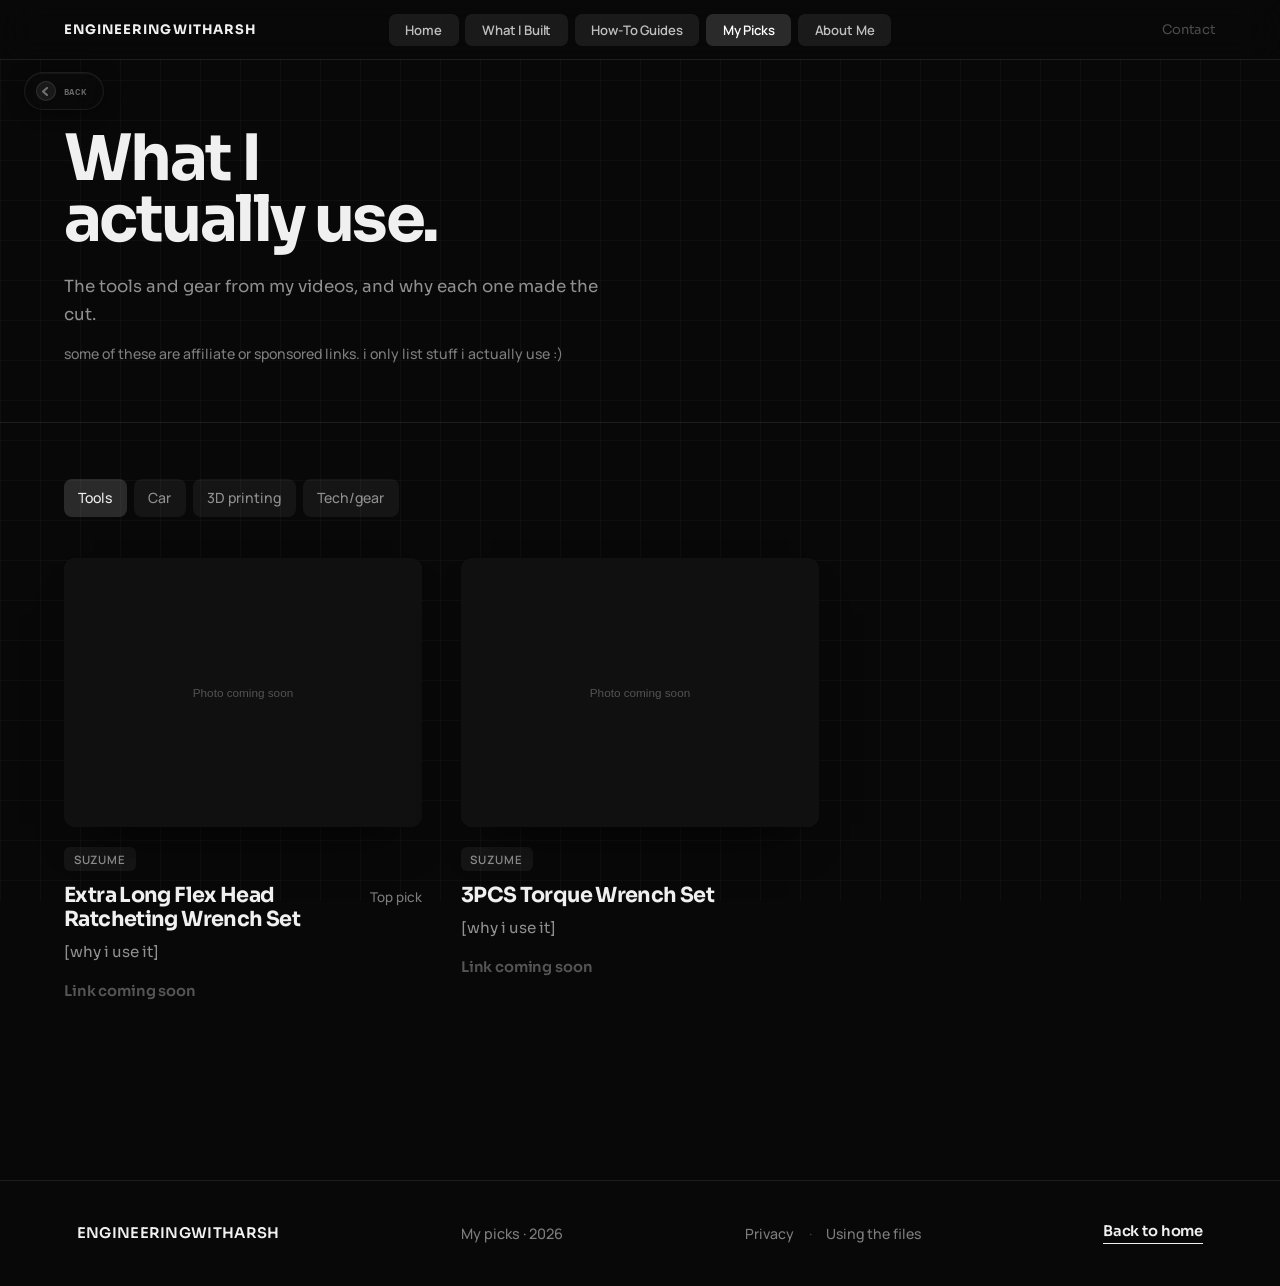
<file: my-picks.html>
<!DOCTYPE html>
<html lang="en">
<head>
  <meta charset="UTF-8">
  <meta name="viewport" content="width=device-width,initial-scale=1">
  <title>My Picks — ENGINEERINGWITHARSH</title>
  <meta name="description" content="The tools and gear Arsh Hashmi actually uses and shows in his videos.">
  <link rel="canonical" href="https://arshhashmi.com/my-picks">
  <link rel="preconnect" href="https://fonts.googleapis.com">
  <link rel="preconnect" href="https://fonts.gstatic.com" crossorigin>
  <link href="https://fonts.googleapis.com/css2?family=IBM+Plex+Mono:wght@400;500;600&family=Manrope:wght@400;500;600;700&family=Sora:wght@300;400;500;600;700;800&display=swap" rel="stylesheet">
  <link rel="stylesheet" href="picks/picks.css">
  <style>
    :root{--ink:#f0f0f0;--paper:#080808;--surface:#0f0f0f;--fog:#555555;--mist:#909090;--line:rgba(255,255,255,.09);--sans:'Sora',sans-serif;--mono:'IBM Plex Mono',monospace;--ui:'Manrope',sans-serif}
    *{box-sizing:border-box;margin:0;padding:0}
    body{background:var(--paper);color:var(--ink);font-family:var(--sans);min-height:100vh;display:flex;flex-direction:column}
    nav{position:fixed;top:0;left:0;right:0;z-index:200;height:60px;padding:0 5vw;display:grid;grid-template-columns:1fr auto 1fr;align-items:center;background:rgba(8,8,8,.88);backdrop-filter:blur(20px);border-bottom:1px solid var(--line)}
    .nav-logo{display:flex;align-items:center;text-decoration:none;flex-shrink:0}
    .nav-logo-wordmark{font-family:var(--sans);font-size:.82rem;font-weight:700;letter-spacing:.08em;text-transform:uppercase;color:var(--ink);white-space:nowrap;line-height:1}
    .nav-links{display:flex;list-style:none;align-items:center;gap:.4rem;justify-content:center}
    .nav-links a{font-family:'Manrope',sans-serif;font-size:.82rem;font-weight:600;letter-spacing:-.01em;color:rgba(255,255,255,.72);text-decoration:none;padding:.46rem 1.05rem;border-radius:7px;white-space:nowrap;background:rgba(255,255,255,.08);transition:color .14s,background .14s}
    .nav-links a:hover{color:#fff;background:rgba(255,255,255,.16)}
    .nav-links a.is-active{color:#fff;background:rgba(255,255,255,.14)}
    .nav-right{display:flex;align-items:center;justify-self:end}
    .nav-cta{font-family:var(--sans);font-size:.82rem;font-weight:400;letter-spacing:-.01em;color:rgba(255,255,255,.28);text-decoration:none;white-space:nowrap;transition:color .15s}
    .nav-cta:hover{color:rgba(255,255,255,.55)}
    @media(max-width:680px){
      /* The links were simply hidden here, which left every sub-page with no
         navigation at all on a phone — just a logo and a Contact link. Wrap them
         onto a second row instead. The bar grows from 60px to about 70px, which
         every page's top offset already clears. */
      nav{height:auto;padding:.6rem 5vw .55rem;grid-template-columns:1fr auto;row-gap:.5rem;align-items:center}
      .nav-logo{grid-column:1;grid-row:1}
      .nav-right{grid-column:2;grid-row:1}
      .nav-links{
        grid-column:1 / -1;grid-row:2;justify-content:space-between;
        gap:.5rem;flex-wrap:nowrap;overflow:visible;margin:0;padding:0;
      }
      /* Capsules on a phone too. They read as buttons on the desktop bar
         and as bare words here, which made the row look like a caption. */
      .nav-links a{
        font-size:.78rem;padding:.4rem .62rem;flex:0 0 auto;
        background:rgba(255,255,255,.08);border-radius:8px;
        color:rgba(255,255,255,.74);
        display:flex;align-items:center;min-height:34px;
      }
      .nav-links a.is-active,.nav-links a:hover{background:rgba(255,255,255,.2);color:#fff}
      .nav-logo-wordmark{font-size:.74rem;letter-spacing:.06em}
      .nav-cta{font-size:.76rem}
      /* The floating back control was pinned under the taller two-row bar.
         Qualified with body because the base rule is declared further down. */
      body .back-fab{top:88px;left:1rem}
    }
    .back-fab{position:fixed;top:72px;left:1.5rem;z-index:150;display:inline-flex;align-items:center;gap:.48rem;font-family:'IBM Plex Mono',monospace;font-size:.56rem;font-weight:600;letter-spacing:.1em;text-transform:uppercase;color:rgba(240,240,240,.42);background:rgba(10,10,10,.62);backdrop-filter:blur(20px) saturate(160%);-webkit-backdrop-filter:blur(20px) saturate(160%);border:1px solid rgba(255,255,255,.08);border-radius:999px;padding:.5rem 1rem .5rem .68rem;text-decoration:none;box-shadow:0 2px 18px rgba(0,0,0,.42),inset 0 1px 0 rgba(255,255,255,.05);transition:color .3s cubic-bezier(.16,1,.3,1),border-color .3s cubic-bezier(.16,1,.3,1),background .3s cubic-bezier(.16,1,.3,1),box-shadow .3s cubic-bezier(.16,1,.3,1),transform .3s cubic-bezier(.16,1,.3,1)}
    .back-fab:hover{color:rgba(240,240,240,.95);border-color:rgba(255,255,255,.22);background:rgba(22,22,22,.88);box-shadow:0 4px 26px rgba(0,0,0,.5),inset 0 1px 0 rgba(255,255,255,.1);transform:translateX(-2px)}
    .back-fab:active{transform:translateX(-1px) scale(.98);transition-duration:.1s}
    .back-fab-icon{display:flex;align-items:center;justify-content:center;width:20px;height:20px;border-radius:50%;background:rgba(255,255,255,.07);border:1px solid rgba(255,255,255,.1);flex-shrink:0;transition:background .3s cubic-bezier(.16,1,.3,1),border-color .3s cubic-bezier(.16,1,.3,1),transform .3s cubic-bezier(.16,1,.3,1)}
    .back-fab:hover .back-fab-icon{background:rgba(255,255,255,.14);border-color:rgba(255,255,255,.22);transform:translateX(-1px)}
    .back-fab-icon svg{width:9px;height:9px;stroke:currentColor;fill:none;stroke-width:2;stroke-linecap:round;stroke-linejoin:round}
    @view-transition{navigation:auto}
    ::view-transition-old(root){animation:200ms ease-out both vt-out}
    ::view-transition-new(root){animation:380ms cubic-bezier(.16,1,.3,1) 80ms both vt-in}
    @keyframes vt-out{to{opacity:0;transform:translateY(-6px)}}
    @keyframes vt-in{from{opacity:0;transform:translateY(10px)}}#nav{view-transition-name:site-nav}.back-fab{view-transition-name:back-fab}::view-transition-old(site-nav),::view-transition-new(site-nav),::view-transition-old(back-fab),::view-transition-new(back-fab){animation:none;mix-blend-mode:normal}
    /* Same page frame as What I Built: the faint grid, one big title, a grey
       sentence and a single hairline, then the content. */
    body::before{content:'';position:fixed;inset:0;z-index:-1;pointer-events:none;background:linear-gradient(rgba(255,255,255,.03) 1px,transparent 1px),linear-gradient(90deg,rgba(255,255,255,.03) 1px,transparent 1px);background-size:40px 40px}
    main{flex:1}
    .page-hero{padding:8rem 5vw 3.6rem;border-bottom:1px solid var(--line)}
    .page-hero-title{font-family:var(--sans);font-size:clamp(2.6rem,5vw,4.4rem);font-weight:700;letter-spacing:-.04em;line-height:.96;margin-bottom:1.4rem}
    .page-hero-sub{max-width:560px;font-size:1.05rem;line-height:1.65;color:var(--mist)}
    .page-hero-note{max-width:560px;margin-top:.9rem;font-family:var(--ui);font-size:.88rem;font-weight:500;line-height:1.5;color:#7d7d7d}
    .arc{padding:3.5rem 5vw 6rem}
    @media(max-width:680px){.page-hero{padding:8.2rem 5vw 2.6rem}.page-hero-sub{font-size:.98rem}}
    @media(max-width:640px){.arc{padding:2.4rem 5vw 3.4rem}}

/* ── Footer ──
   The same three-part footer on every page: wordmark, what this page is,
   one way onward. Colours are literal rather than tokenised because the
   pages disagree about what --fog means. */
.pfooter{
  margin-top:5rem;padding:2.6rem 6vw;
  border-top:1px solid rgba(255,255,255,.09);
  display:flex;align-items:center;justify-content:space-between;gap:1rem;flex-wrap:wrap;
}
.pfooter-brand{font-family:'Sora',sans-serif;font-size:.92rem;font-weight:600;letter-spacing:.02em;text-decoration:none;color:#f0f0f0}
.pfooter-note{font-family:'Manrope',sans-serif;font-size:.9rem;font-weight:500;color:#7d7d7d}
.pfooter-back{
  font-family:'Sora',sans-serif;font-size:.92rem;font-weight:600;letter-spacing:-.01em;
  color:#f0f0f0;text-decoration:none;padding-bottom:4px;
  background-image:linear-gradient(currentColor,currentColor);
  background-repeat:no-repeat;background-position:0 100%;background-size:100% 1px;
}
@media(max-width:700px){
  .pfooter{padding:2rem 5vw;gap:1.1rem}
  .pfooter-brand{display:inline-block;padding:.6rem 0}
  .pfooter-note{width:100%}
  .pfooter-back{padding:.6rem 0}
}

.pfooter-legal{display:flex;align-items:center;gap:.9rem;font-family:'Manrope',sans-serif;font-size:.88rem;font-weight:500}
.pfooter-legal a{color:#7d7d7d;text-decoration:none}
.pfooter-legal a:hover{color:#f0f0f0}
.pfooter-legal span{color:#3d3d3d}
@media(max-width:700px){.pfooter-legal{width:100%;padding:.35rem 0}}

/* Five links don't fit one phone row at full length, so the long labels
   swap for one word each there (What I Built -> Builds, and so on). */
.nav-short{display:none}
@media(max-width:680px){.nav-long{display:none}.nav-short{display:inline}}
</style>
</head>
<body>
  <nav id="nav">
    <a href="index.html#hero-name" class="nav-logo"><span class="nav-logo-wordmark">ENGINEERINGWITHARSH</span></a>
    <ul class="nav-links">
      <li><a href="index.html#hero-name">Home</a></li>
      <li><a href="builds.html"><span class="nav-long">What I Built</span><span class="nav-short">Builds</span></a></li>
      <li><a href="guides.html"><span class="nav-long">How-To Guides</span><span class="nav-short">Guides</span></a></li>
      <li><a href="my-picks.html" class="is-active"><span class="nav-long">My Picks</span><span class="nav-short">Picks</span></a></li>
      <li><a href="about.html"><span class="nav-long">About Me</span><span class="nav-short">About</span></a></li>
    </ul>
    <div class="nav-right"><a href="contact.html" class="nav-cta">Contact</a></div>
  </nav>
  <a href="javascript:history.back()" class="back-fab" aria-label="Go back">
    <span class="back-fab-icon"><svg viewBox="0 0 9 9"><polyline points="6,1 2,4.5 6,8"/></svg></span>
    Back
  </a>
  <main>
    <div class="page-hero">
      <h1 class="page-hero-title">What I<br>actually use.</h1>
      <p class="page-hero-sub">The tools and gear from my videos, and why each one made the cut.</p>
      <p class="page-hero-note">some of these are affiliate or sponsored links. i only list stuff i actually use :)</p>
    </div>
    <div class="arc" data-picks="page"></div>
  </main>
<footer class="pfooter">
  <a href="index.html" class="pfooter-brand">ENGINEERINGWITHARSH</a>
  <span class="pfooter-note">My picks · 2026</span>
  <span class="pfooter-legal"><a href="legal/privacy.html">Privacy</a><span>&middot;</span><a href="legal/terms.html">Using the files</a></span>
  <a href="index.html" class="pfooter-back">Back to home</a>
</footer>
<script src="picks/products.js" defer></script>
<script src="picks/picks.js" defer></script>

</body>
</html>
</file>
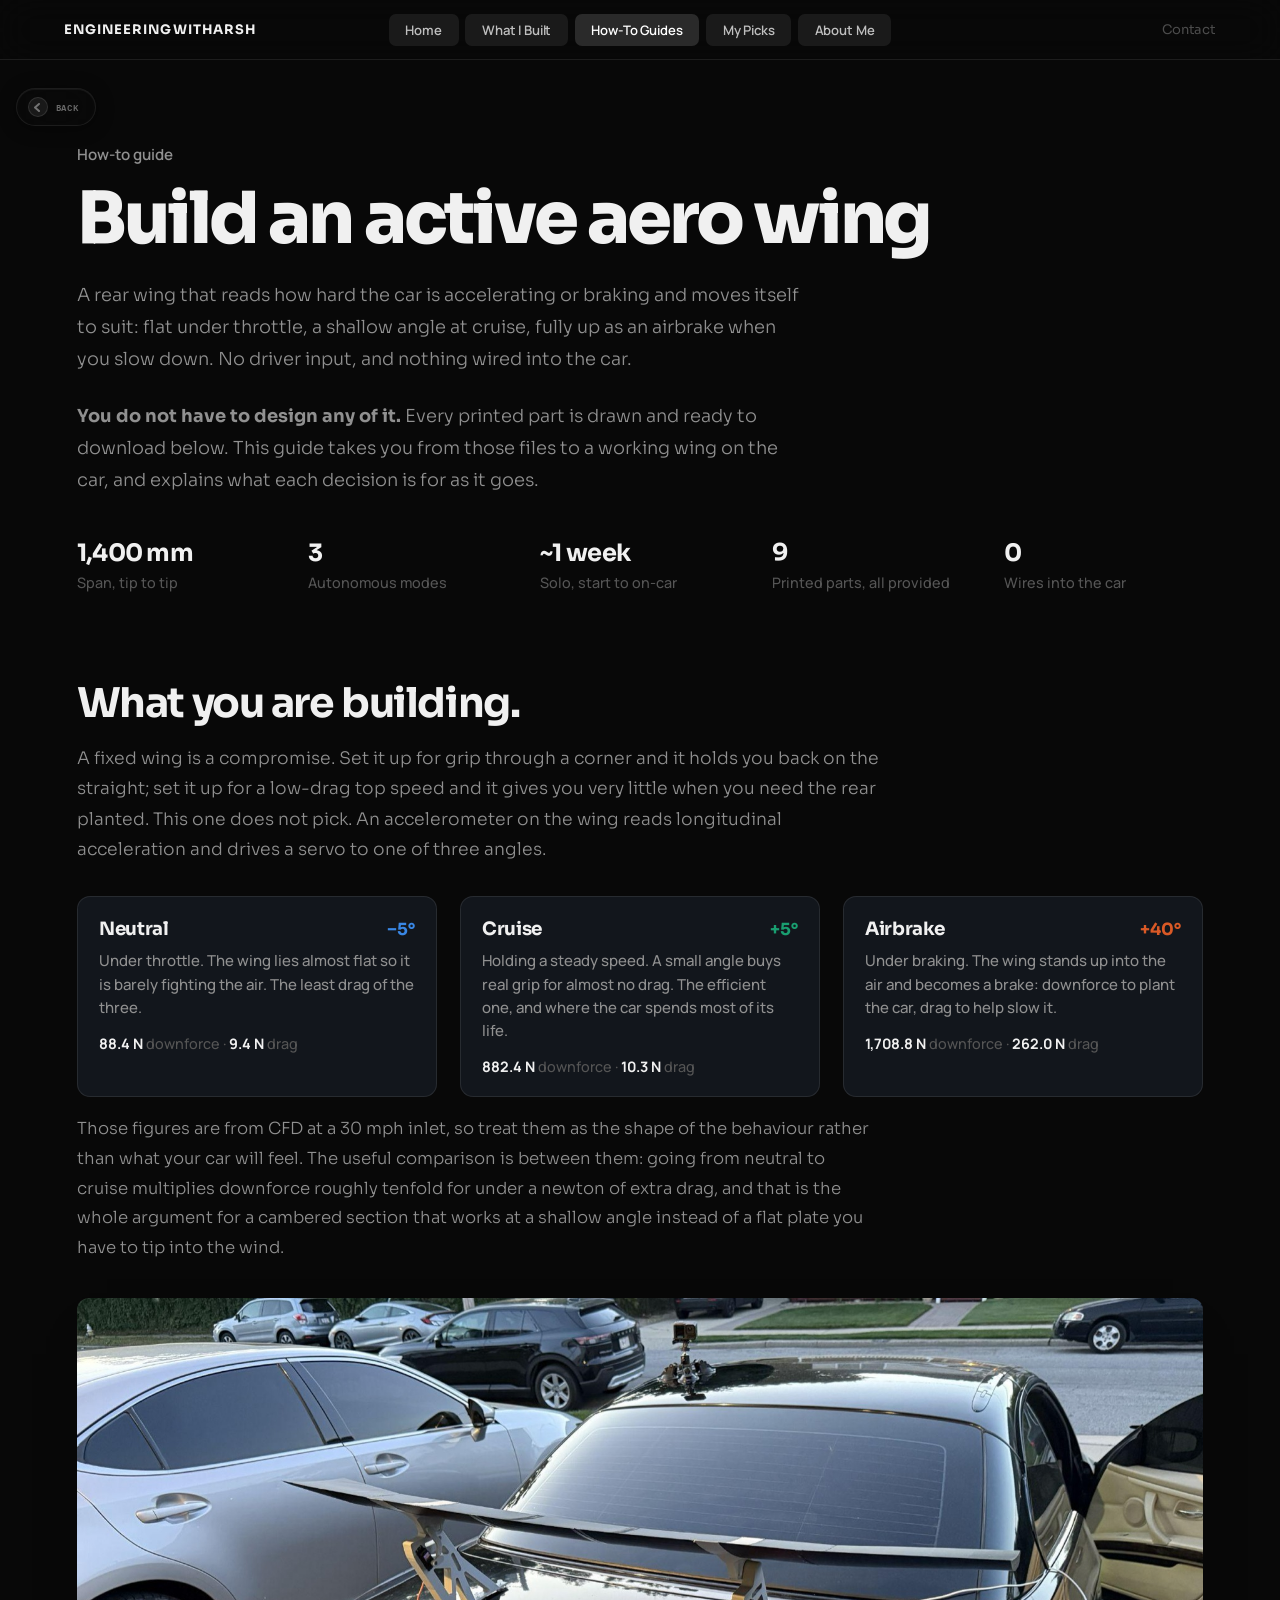
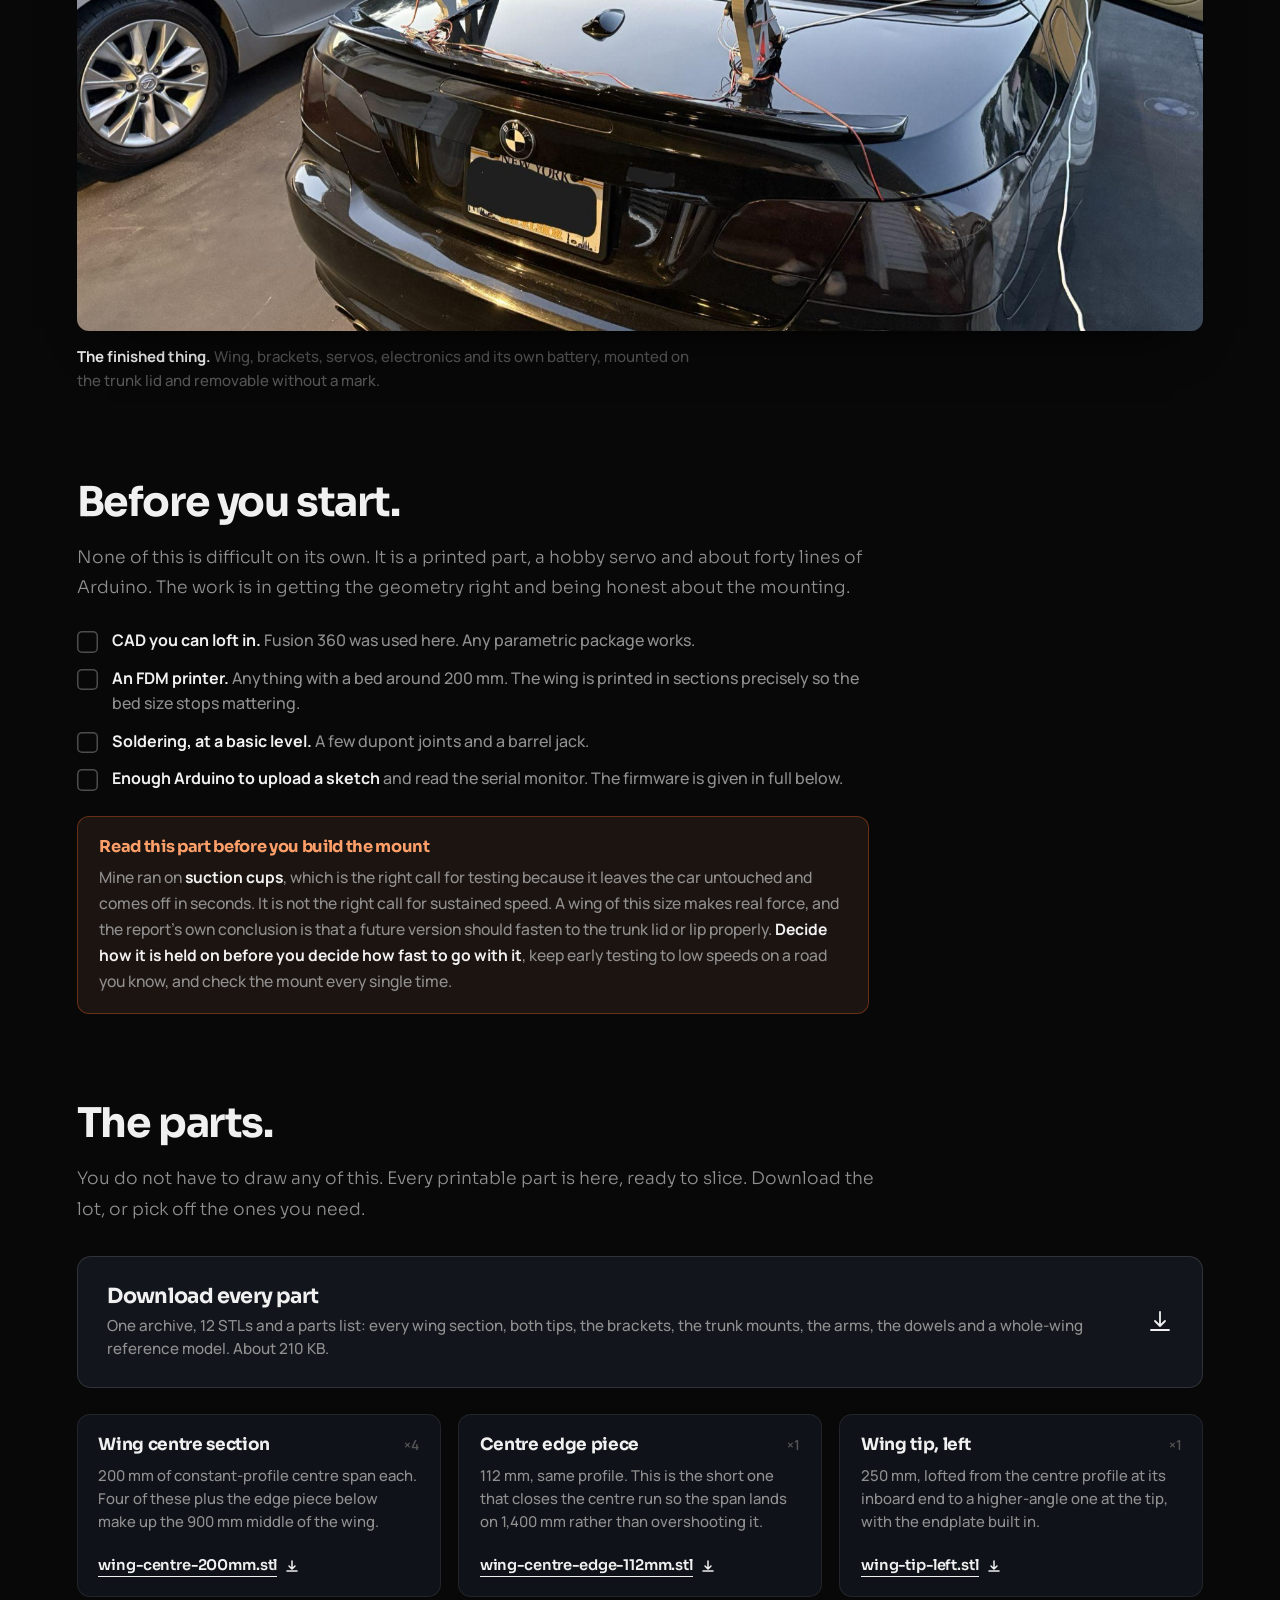
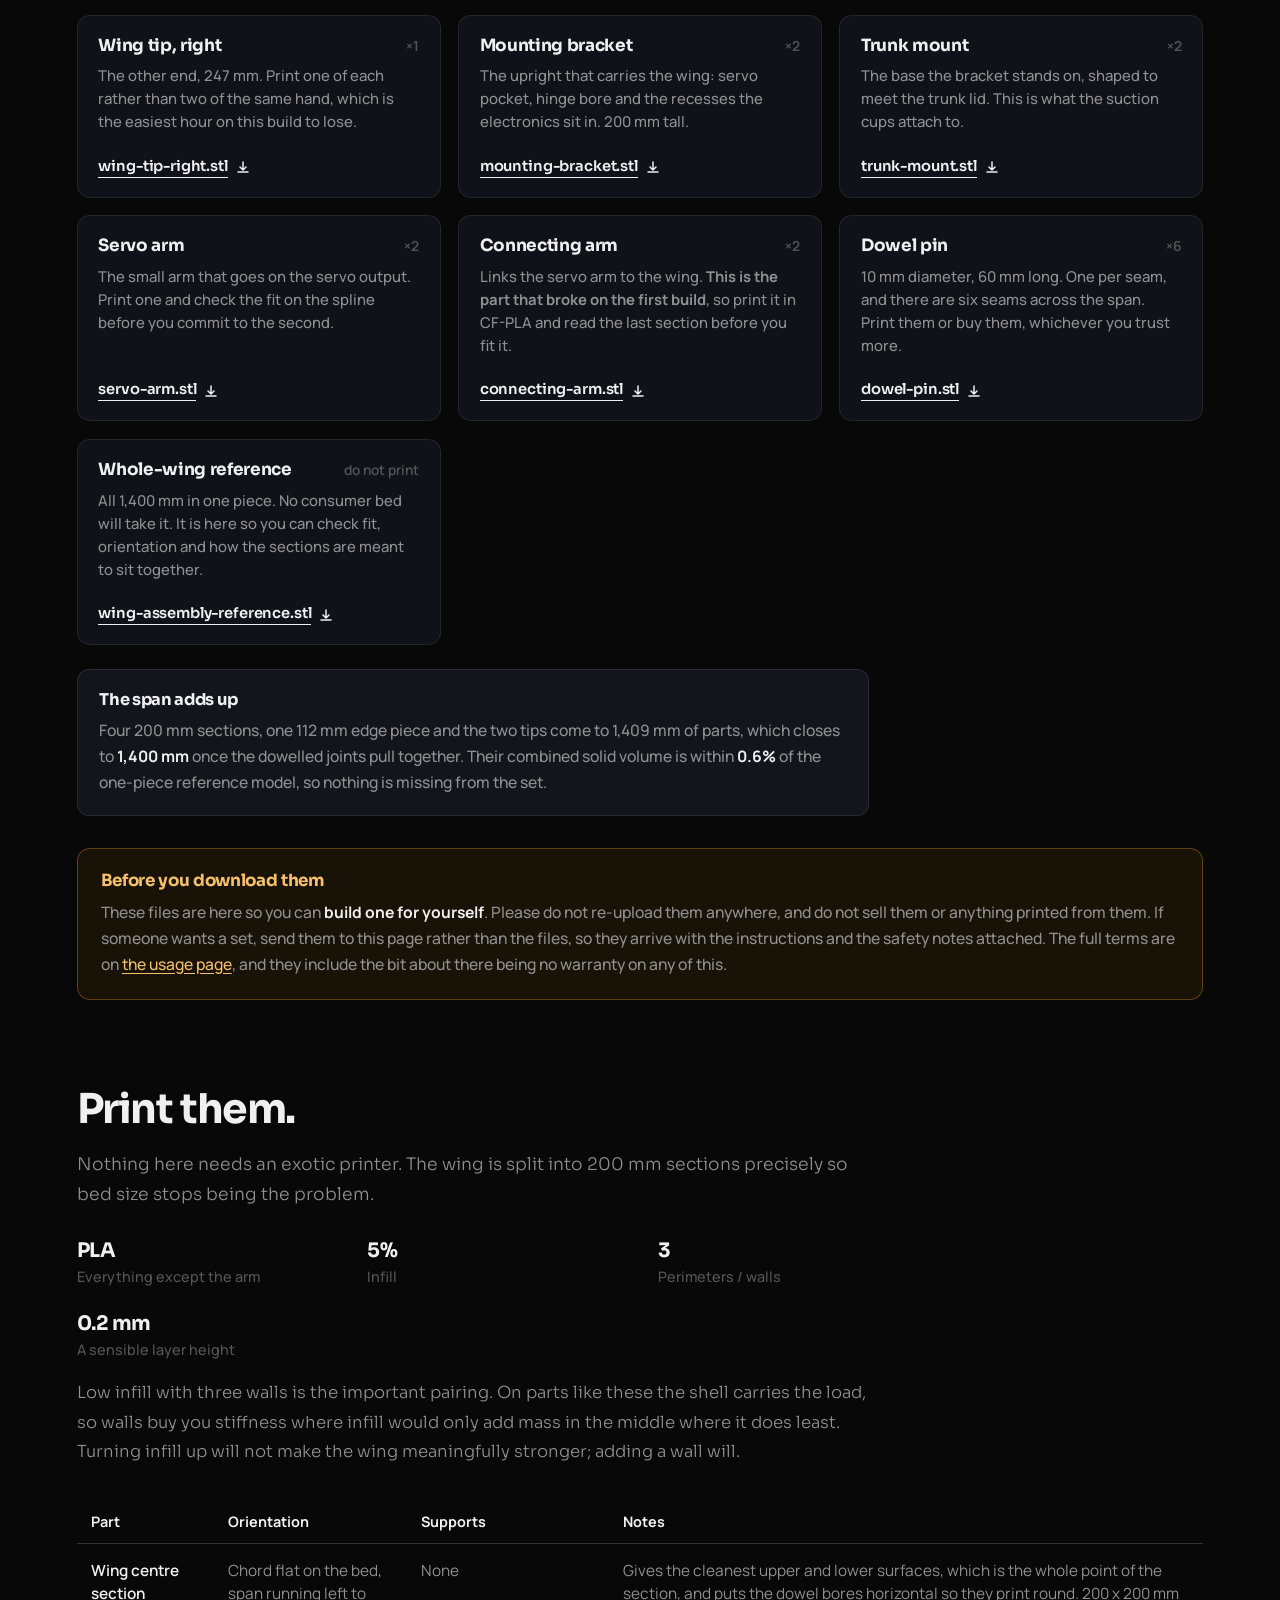
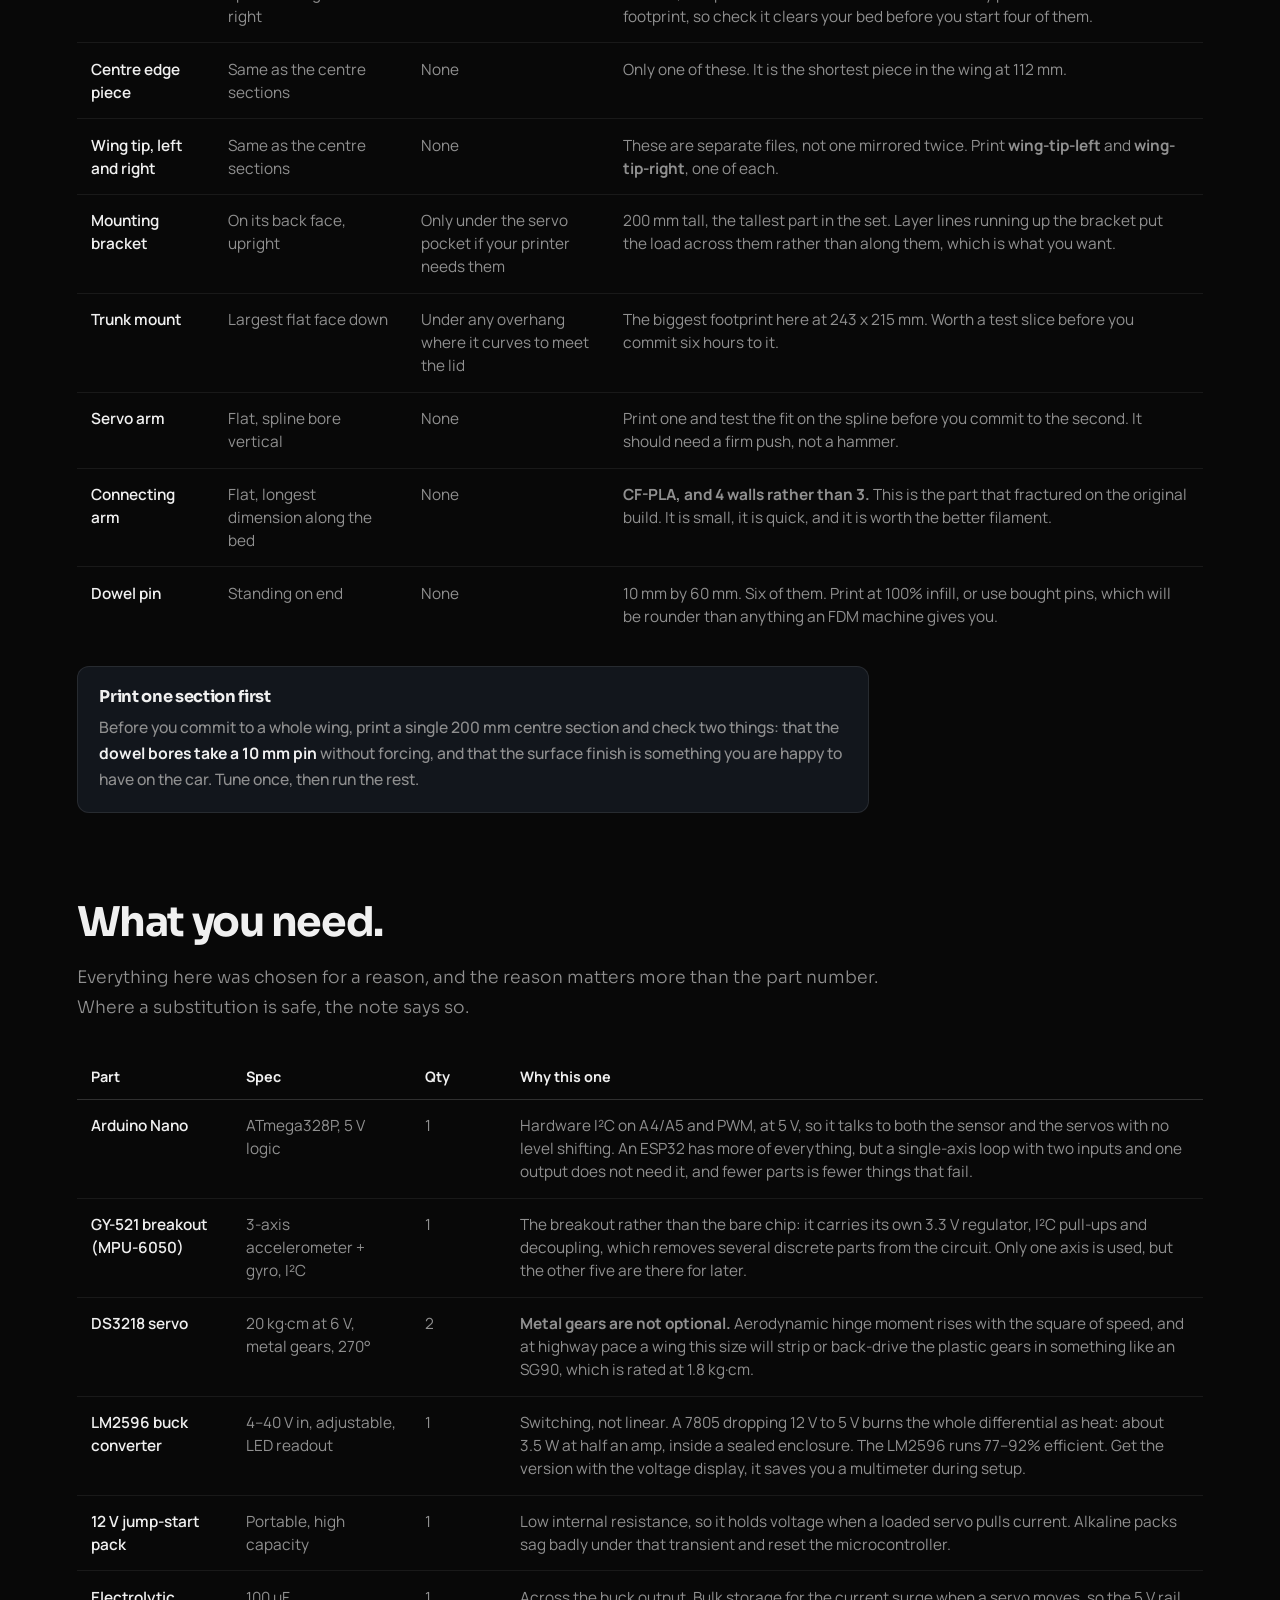
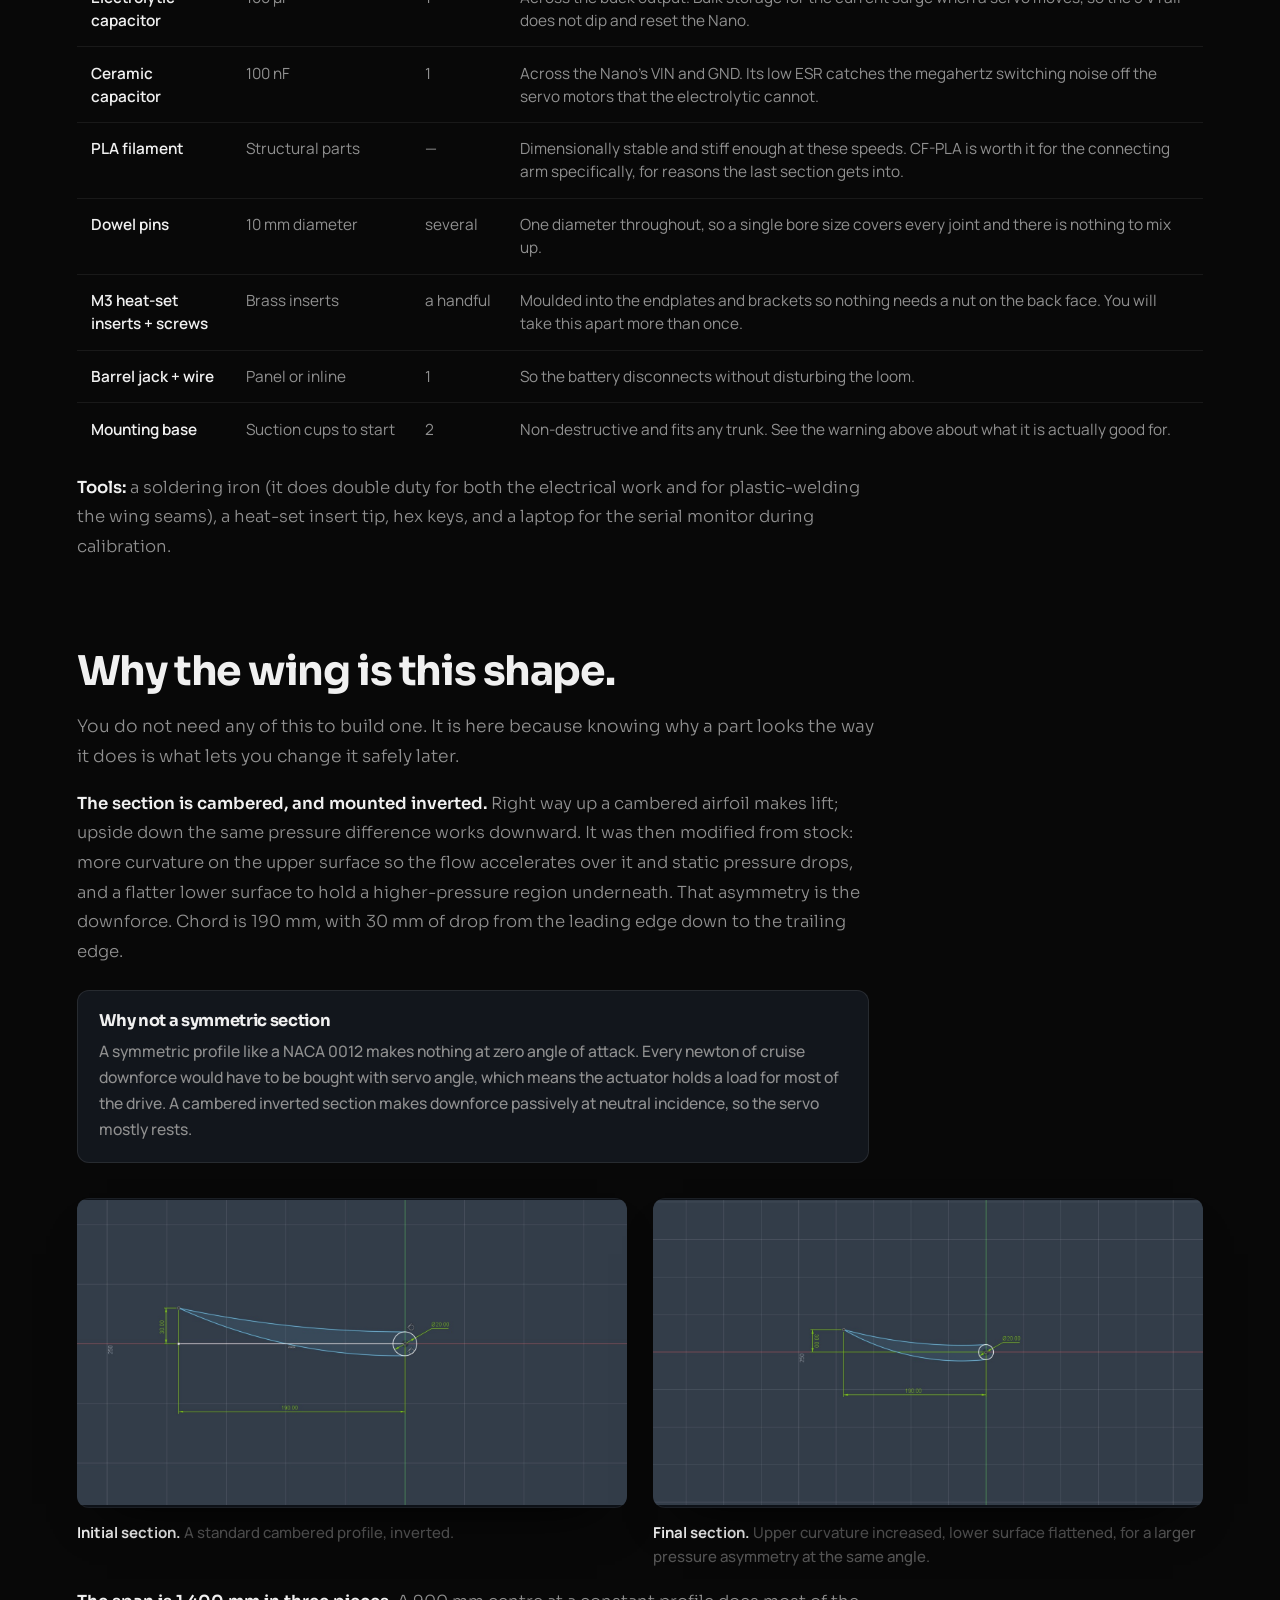
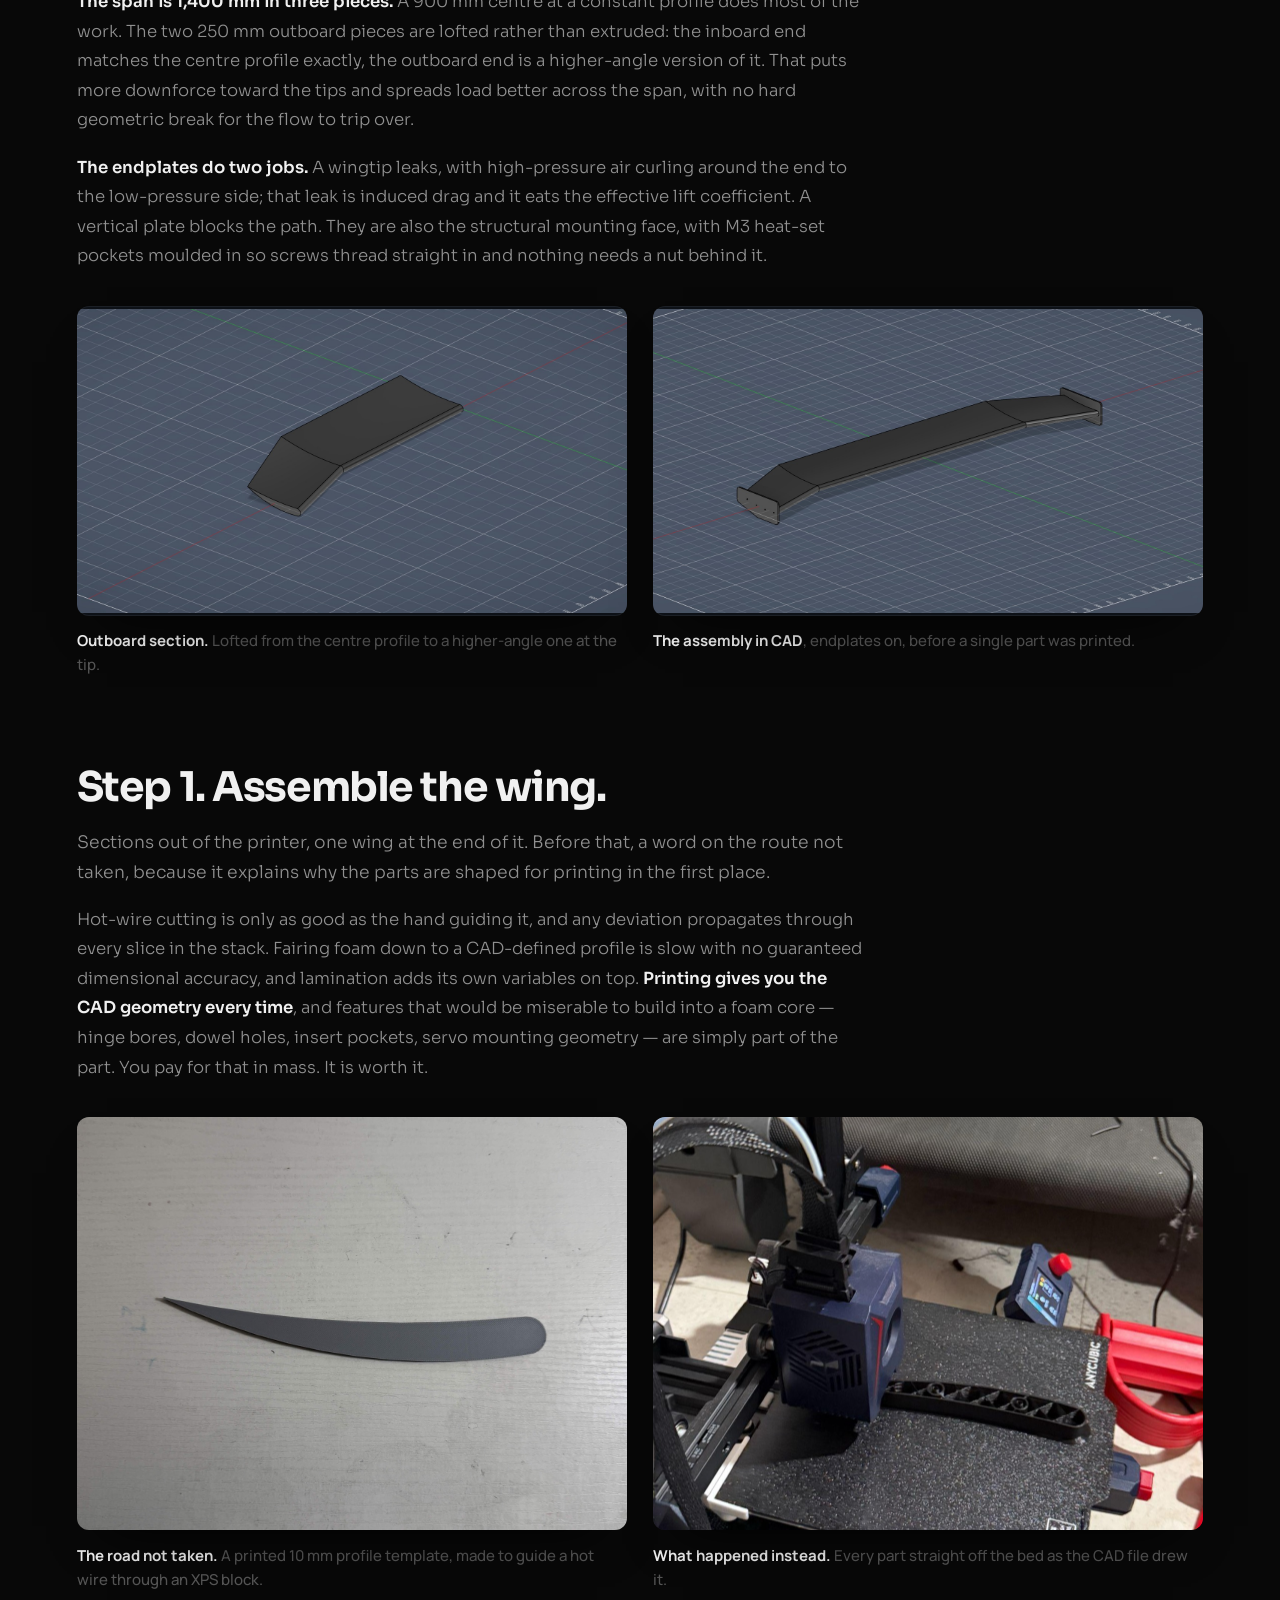
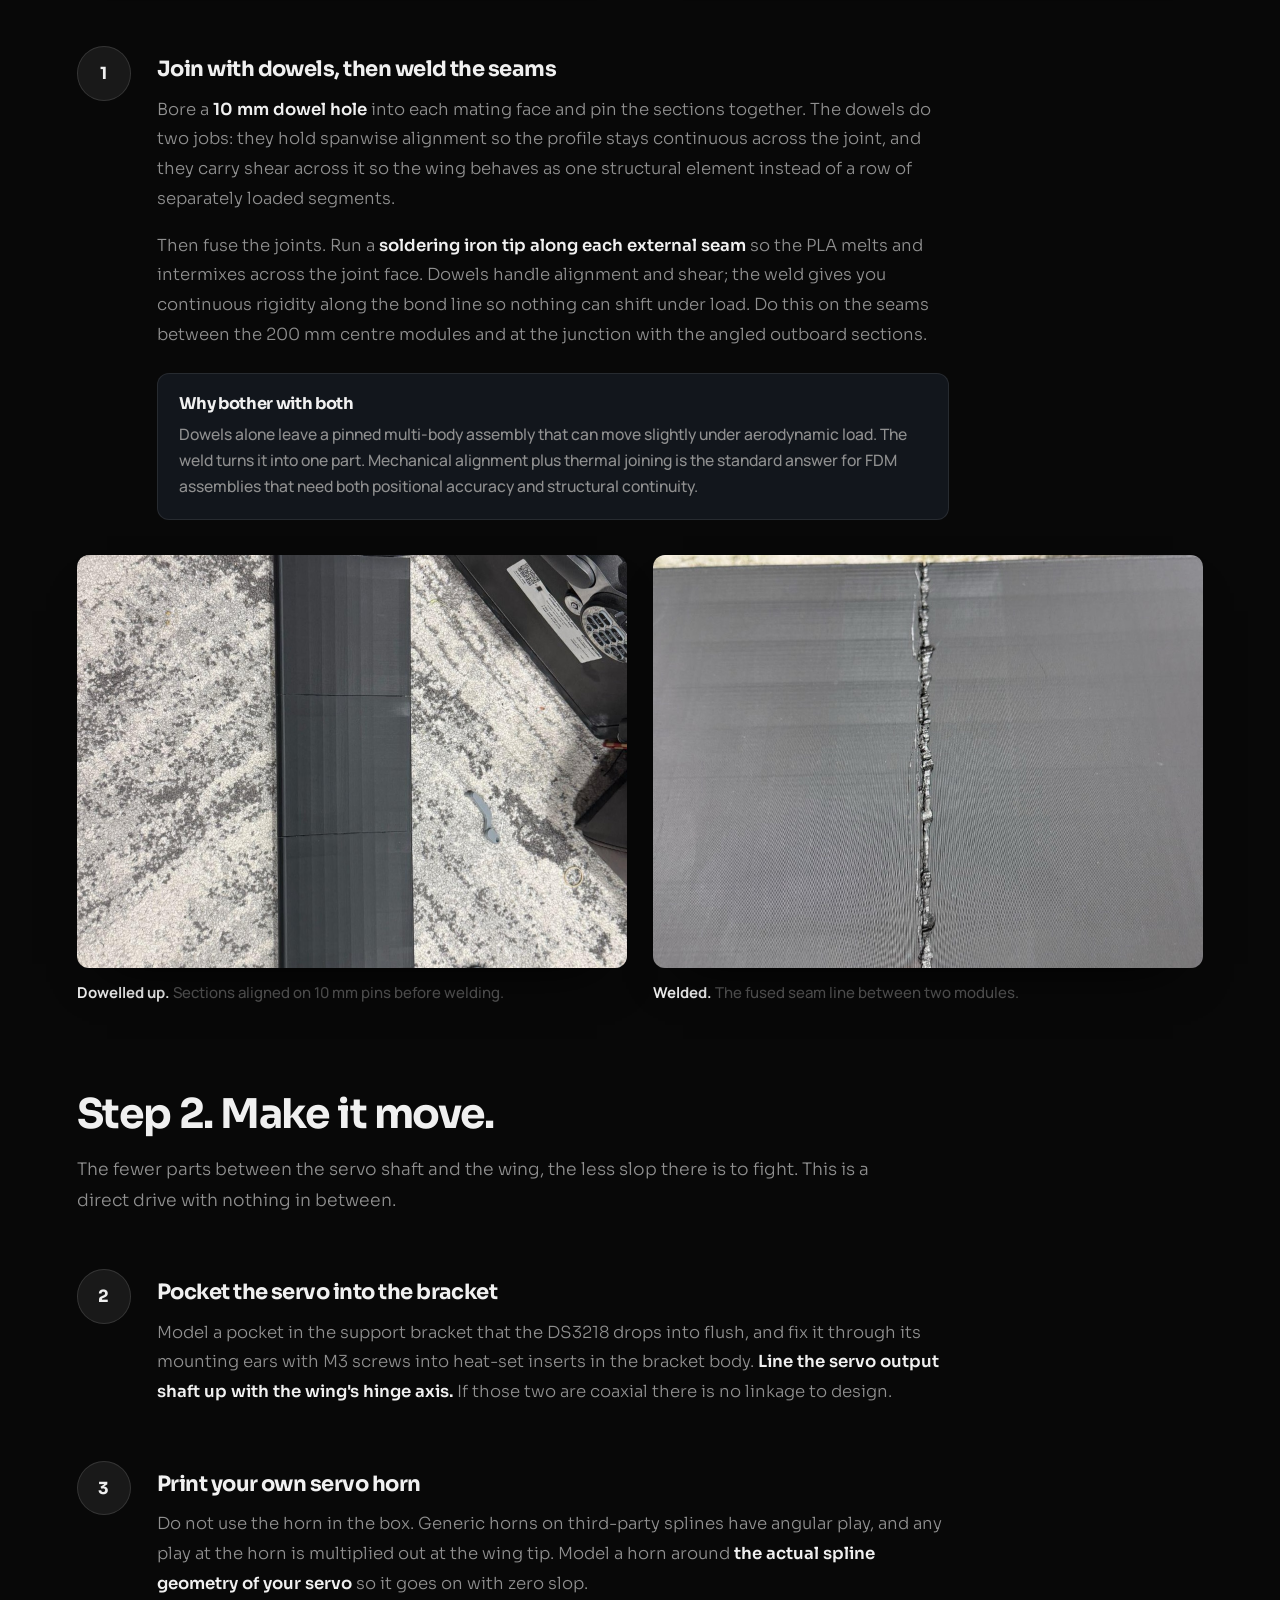
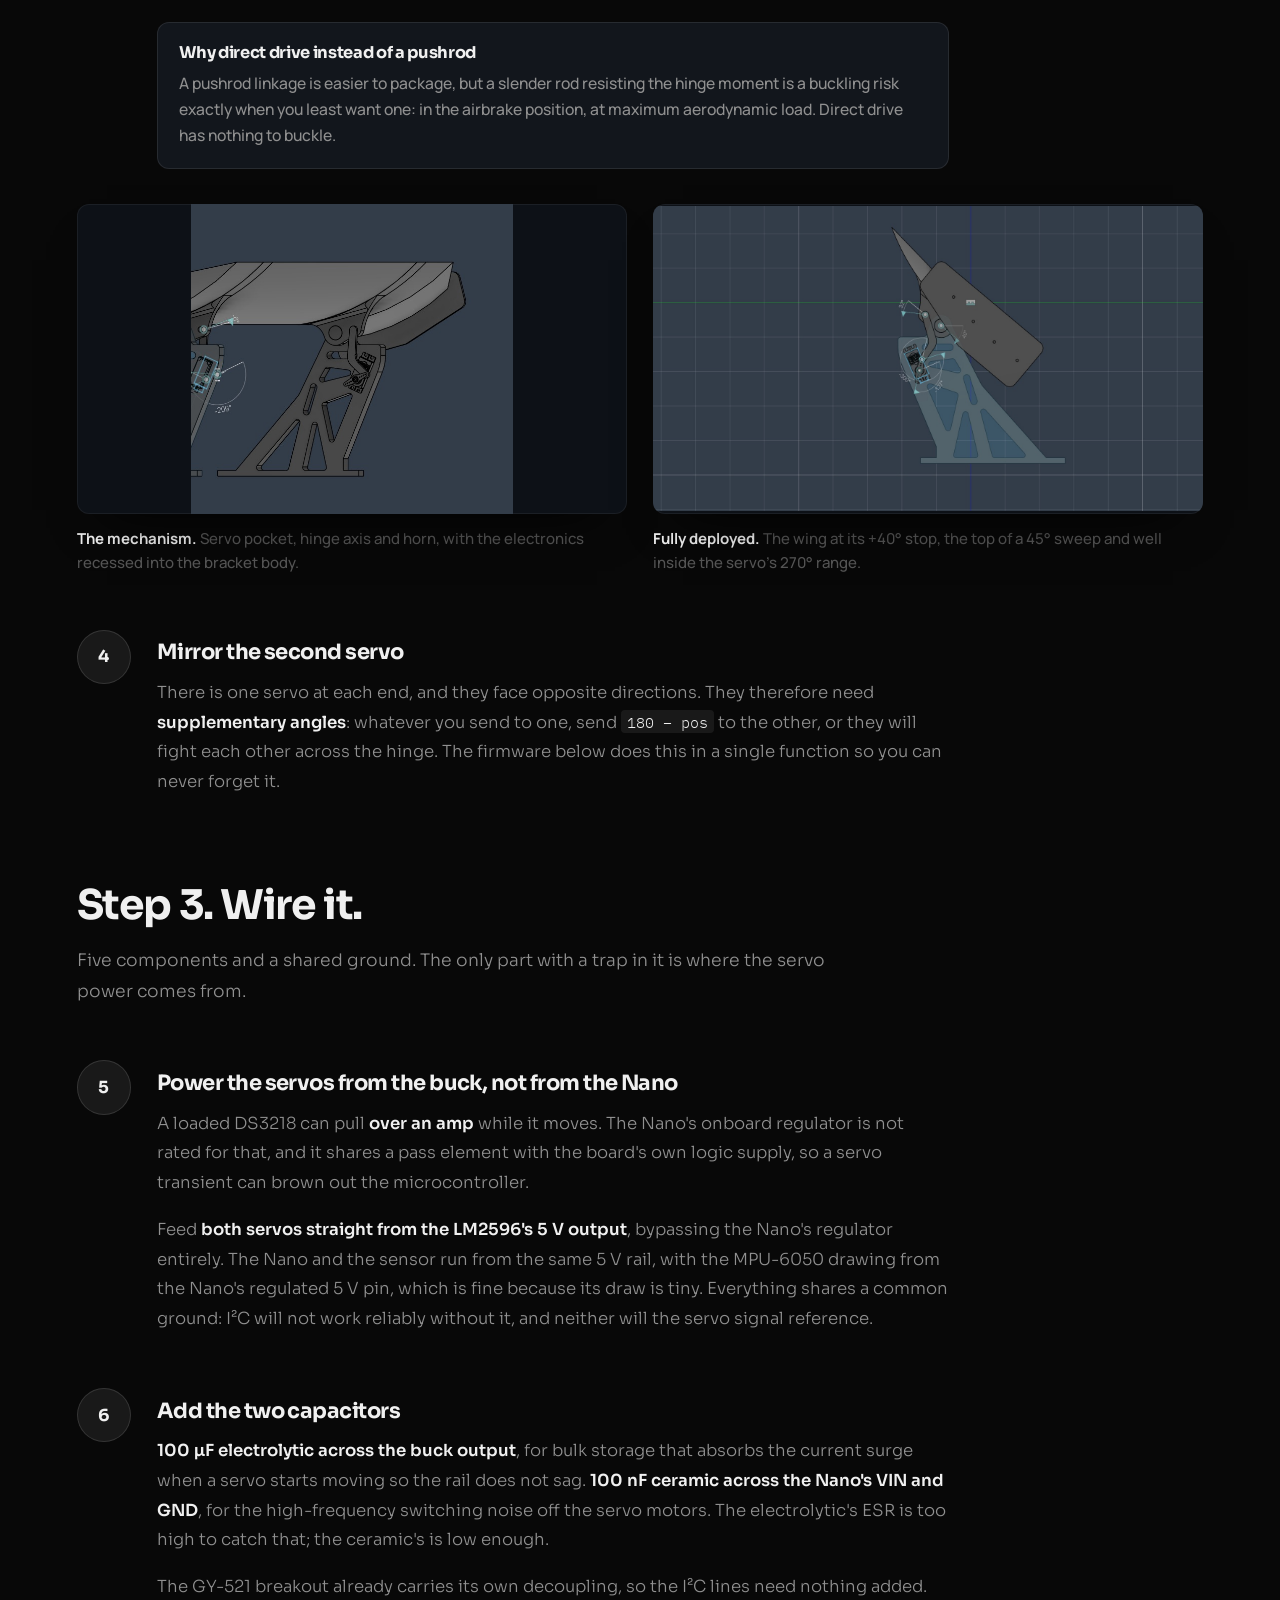
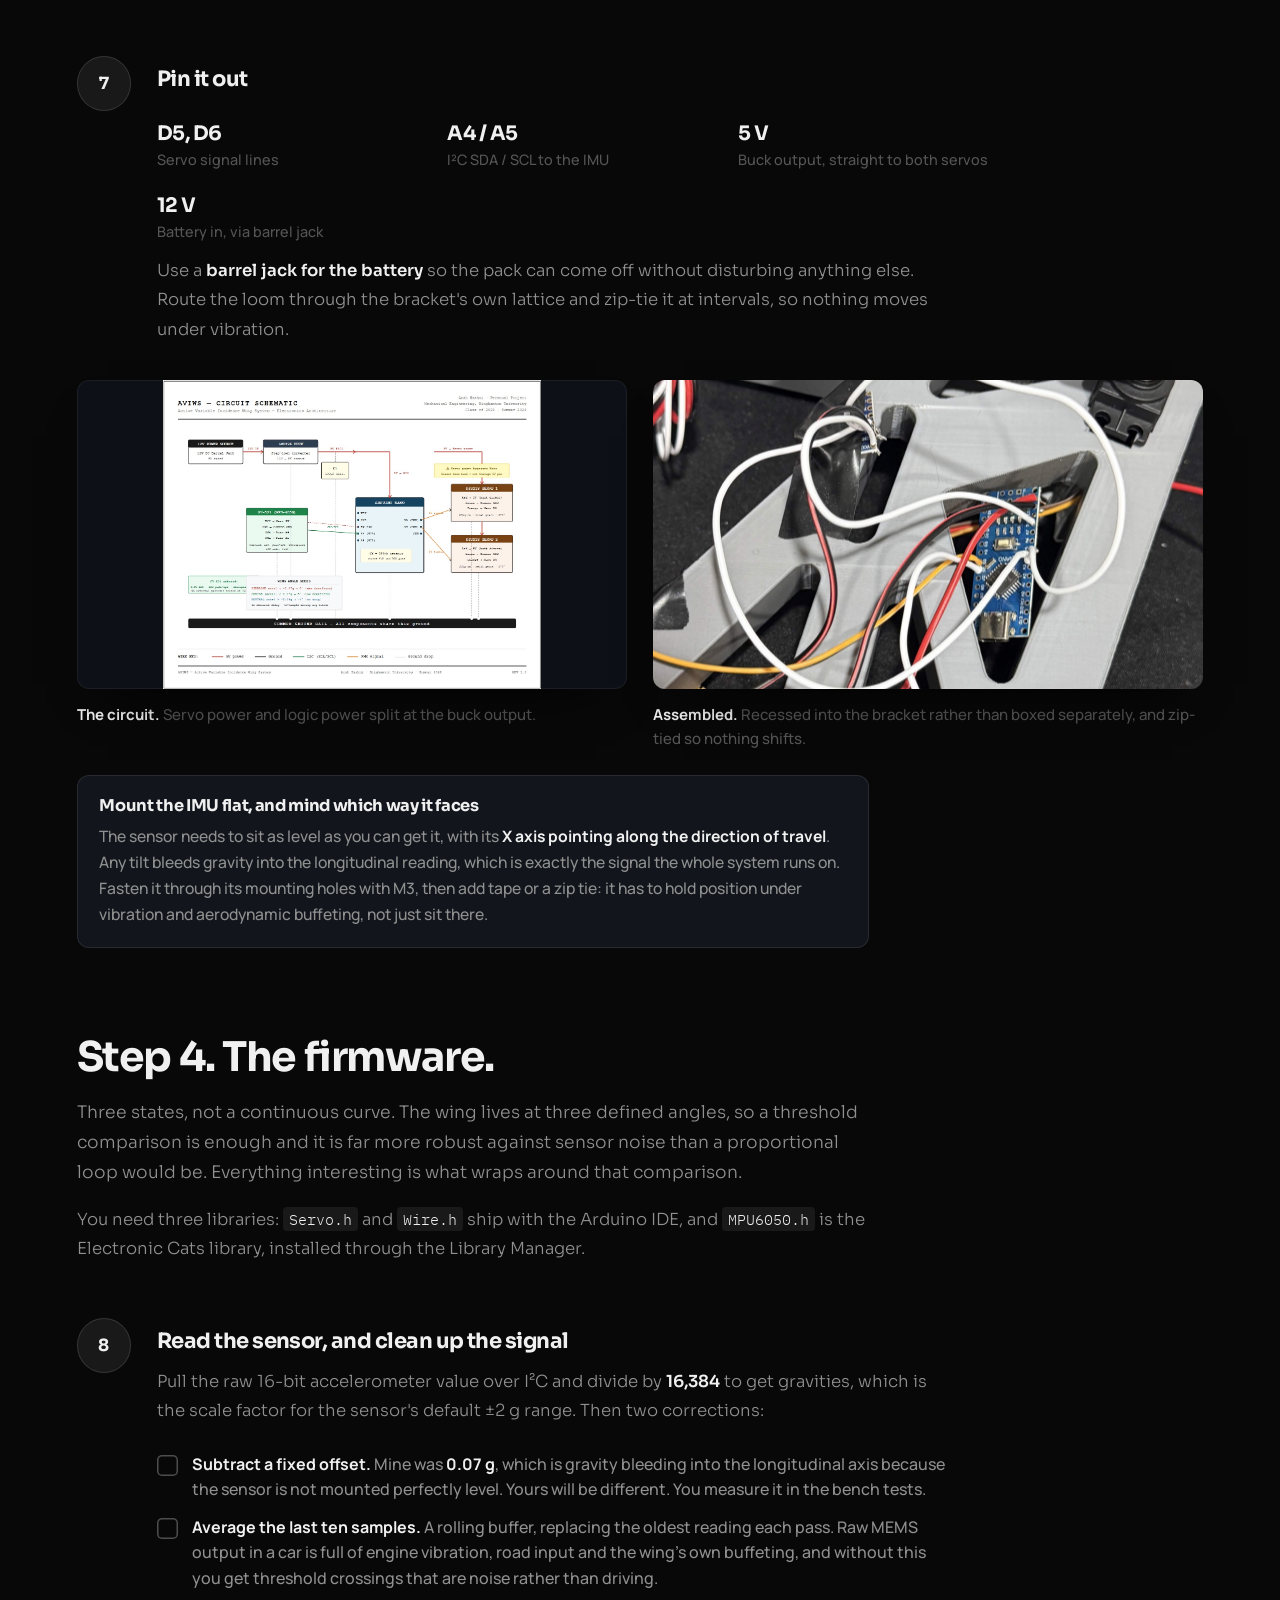
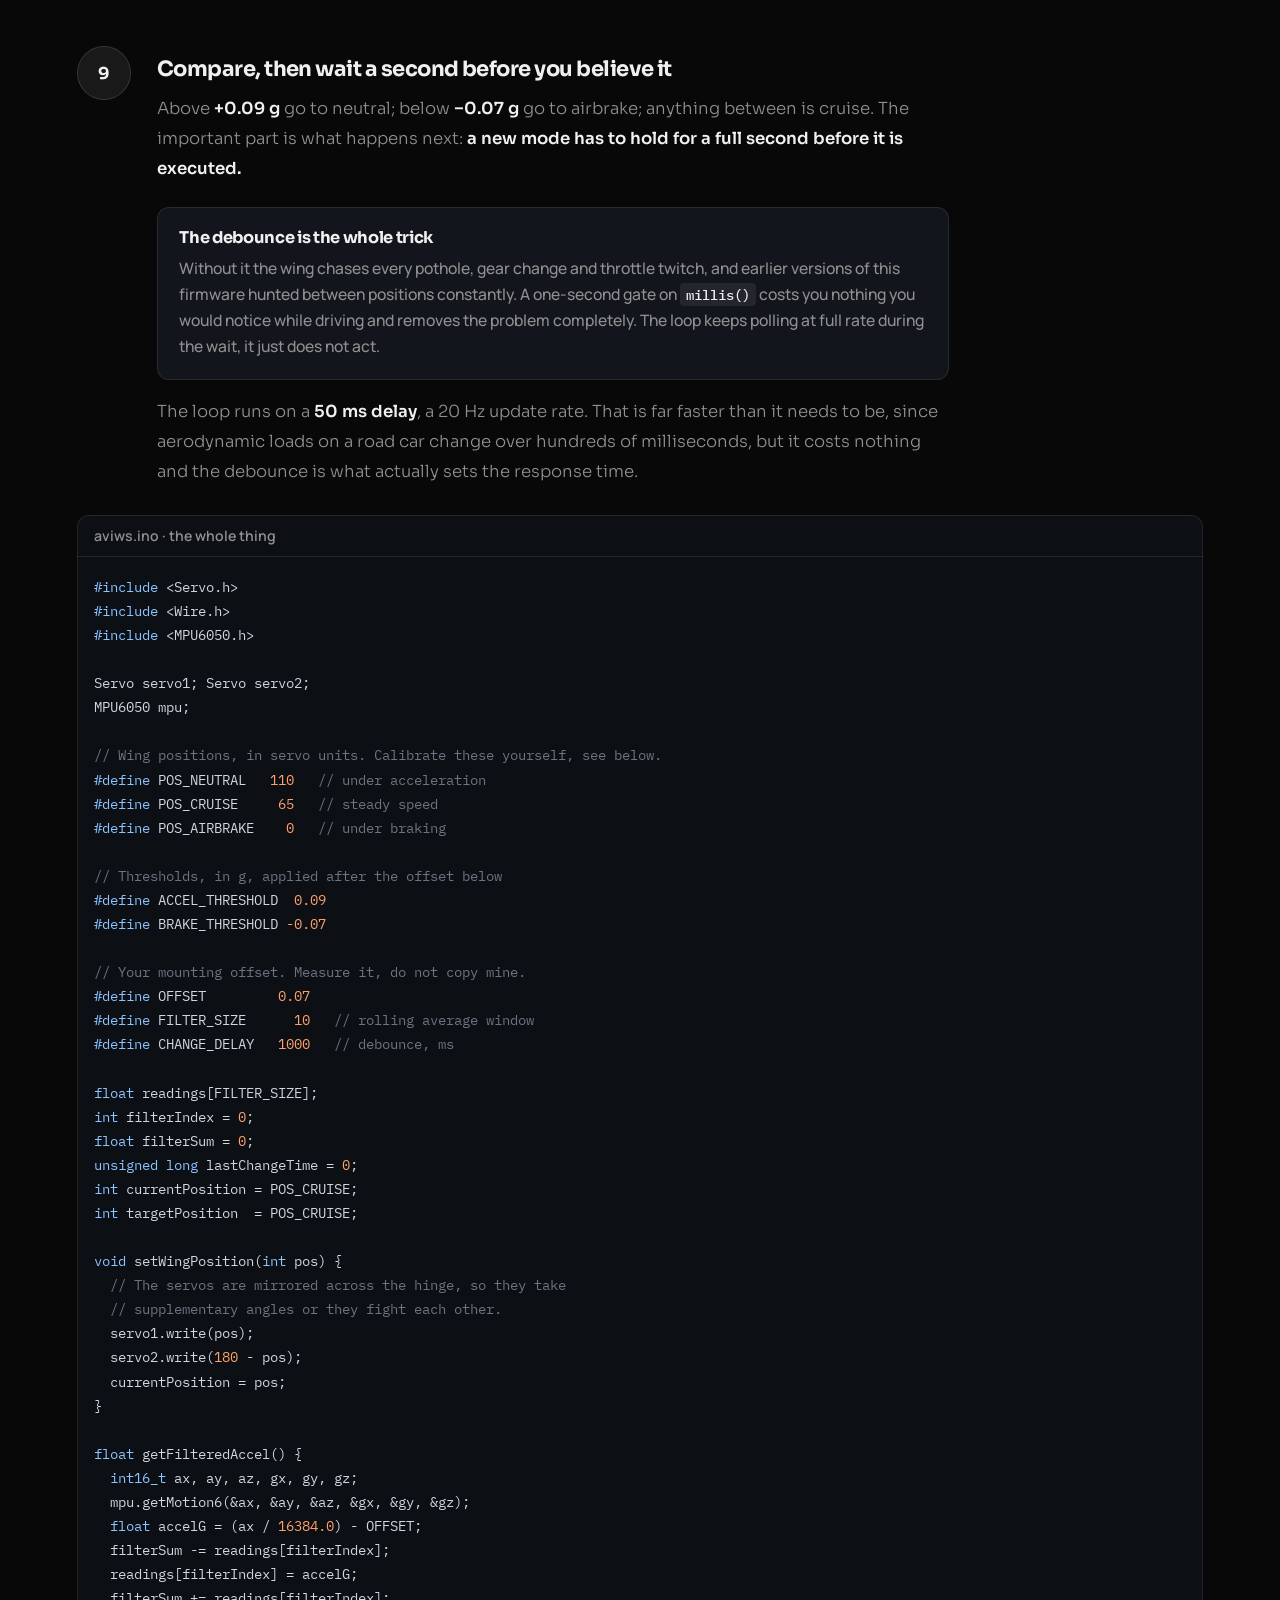
<file: guides/active-aero-wing.html>
<!DOCTYPE html>
<html lang="en" style="background:#080808">
<head>
<meta charset="UTF-8"/>
<meta name="viewport" content="width=device-width, initial-scale=1.0"/>
<meta name="theme-color" content="#080808"/>
<title>Build guide: Active Variable Incidence Wing System | Arsh Hashmi</title>
<meta name="description" content="The full how-to for building an autonomous active rear wing: CAD and print settings, wiring, firmware and on-car calibration."/>
<link rel="canonical" href="https://arshhashmi.com/guides/active-aero-wing"/>
<link rel="preconnect" href="https://fonts.googleapis.com">
<link rel="preconnect" href="https://fonts.gstatic.com" crossorigin>
<link href="https://fonts.googleapis.com/css2?family=IBM+Plex+Mono:wght@400;500;600&family=Manrope:wght@400;500;600;700&family=Sora:wght@300;400;500;600;700;800&display=swap" rel="stylesheet">
<style>
*,*::before,*::after{box-sizing:border-box;margin:0;padding:0}
:root{
  --ink:#f0f0f0;
  --paper:#080808;
  --surface:#0f0f0f;
  --surface-2:#141414;
  --fog:#555555;
  --mist:#909090;
  --line:rgba(255,255,255,.09);
  --sans:'Sora',sans-serif;
  --mono:'IBM Plex Mono',monospace;
  --ui:'Manrope',sans-serif;
  --amber:#f59e0b;
  --green:#22c55e;

  /* ── Chart palette ───────────────────────────────────────────────
     The three wing modes, coloured once and used everywhere on the
     page so a mode's colour means the same thing in the CFD strip, the
     bar charts and the state diagram. Dark-mode steps validated as a
     set against this page's #0f0f0f chart surface: lightness band and
     chroma floor pass, worst CVD ΔE 9.4 (deutan), worst normal-vision
     ΔE 20.9, all three ≥3:1 contrast. Every bar also carries a text
     label, so identity is never colour alone. */
  --m-neutral:#3987e5;
  --m-cruise:#199e70;
  --m-airbrake:#d95926;
}
html{
  scroll-behavior:smooth;background:#080808;
  -webkit-text-size-adjust:100%;text-size-adjust:100%;
}
a,button{-webkit-tap-highlight-color:rgba(255,255,255,.12);touch-action:manipulation}
body{
  background:var(--paper);color:var(--ink);
  font-family:var(--sans);overflow-x:hidden;
}
body::before{
  content:'';position:fixed;inset:0;z-index:-1;pointer-events:none;
  background:
    linear-gradient(rgba(255,255,255,.03) 1px,transparent 1px),
    linear-gradient(90deg,rgba(255,255,255,.03) 1px,transparent 1px);
  background-size:40px 40px;
}

/* ── NAV (shared across every sub-page — unchanged) ── */
.pnav{
  position:fixed;top:0;left:0;right:0;z-index:200;height:60px;
  padding:0 5vw;
  display:grid;grid-template-columns:1fr auto 1fr;align-items:center;
  background:rgba(8,8,8,.88);backdrop-filter:blur(20px);
  border-bottom:1px solid var(--line);
}
.pnav-logo{display:flex;align-items:center;text-decoration:none;flex-shrink:0}
.pnav-logo-wordmark{font-family:var(--sans);font-size:.82rem;font-weight:700;letter-spacing:.08em;text-transform:uppercase;color:var(--ink);white-space:nowrap;line-height:1}
.pnav-links{display:flex;list-style:none;align-items:center;gap:.4rem;justify-content:center}
.pnav-links a{font-family:var(--ui);font-size:.82rem;font-weight:600;letter-spacing:-.01em;color:rgba(255,255,255,.72);text-decoration:none;padding:.46rem 1.05rem;border-radius:7px;white-space:nowrap;background:rgba(255,255,255,.08);transition:color .14s,background .14s}
.pnav-links a:hover{color:#fff;background:rgba(255,255,255,.16)}
.pnav-links a.is-active{color:#fff;background:rgba(255,255,255,.14)}
.pnav-right{display:flex;align-items:center;gap:.65rem;justify-self:end}
.pnav-cta{font-family:var(--sans);font-size:.82rem;font-weight:400;letter-spacing:-.01em;color:rgba(255,255,255,.28);text-decoration:none;white-space:nowrap;transition:color .15s}
.pnav-cta:hover{color:rgba(255,255,255,.55)}
@media(max-width:680px){
  .pnav{
    height:auto;padding:.55rem 4vw;row-gap:.5rem;
    grid-template-columns:1fr auto;
  }
  .pnav-logo{grid-column:1;grid-row:1}
  .pnav-right{grid-column:2;grid-row:1}
  .pnav-links{grid-column:1/-1;grid-row:2;justify-content:space-between;gap:.3rem}
  /* Capsules on a phone too. They read as buttons on the desktop bar and
     as bare words here, which made the row look like a caption. */
  .pnav-links a{
    font-size:.78rem;padding:.4rem .62rem;flex:0 0 auto;
    background:rgba(255,255,255,.08);border-radius:8px;
    color:rgba(255,255,255,.74);
    display:flex;align-items:center;min-height:34px;
  }
  .pnav-links a.is-active,.pnav-links a:hover{background:rgba(255,255,255,.2);color:#fff}
  .pnav-logo{min-height:34px;align-items:center}
  .pnav-logo-wordmark{font-size:.76rem}
  .pnav-cta{padding:.5rem 0;font-size:.82rem}
}
.back-fab{
  position:fixed;top:72px;left:1.5rem;z-index:150;
  display:inline-flex;align-items:center;gap:.48rem;
  font-family:var(--mono);font-size:.56rem;font-weight:600;
  letter-spacing:.1em;text-transform:uppercase;
  color:rgba(240,240,240,.42);
  background:rgba(10,10,10,.62);
  backdrop-filter:blur(20px) saturate(160%);-webkit-backdrop-filter:blur(20px) saturate(160%);
  border:1px solid rgba(255,255,255,.08);border-radius:999px;
  padding:.5rem 1rem .5rem .68rem;
  text-decoration:none;
  box-shadow:0 2px 18px rgba(0,0,0,.42),inset 0 1px 0 rgba(255,255,255,.05);
  transition:color .3s cubic-bezier(.16,1,.3,1),border-color .3s cubic-bezier(.16,1,.3,1),background .3s cubic-bezier(.16,1,.3,1),box-shadow .3s cubic-bezier(.16,1,.3,1),transform .3s cubic-bezier(.16,1,.3,1);
}
.back-fab:hover{color:rgba(240,240,240,.95);border-color:rgba(255,255,255,.22);background:rgba(22,22,22,.88);box-shadow:0 4px 26px rgba(0,0,0,.5),inset 0 1px 0 rgba(255,255,255,.1);transform:translateX(-2px)}
.back-fab:active{transform:translateX(-1px) scale(.98);transition-duration:.1s}
.back-fab-icon{display:flex;align-items:center;justify-content:center;width:20px;height:20px;border-radius:50%;background:rgba(255,255,255,.07);border:1px solid rgba(255,255,255,.1);flex-shrink:0;transition:background .3s cubic-bezier(.16,1,.3,1),border-color .3s cubic-bezier(.16,1,.3,1),transform .3s cubic-bezier(.16,1,.3,1)}
.back-fab:hover .back-fab-icon{background:rgba(255,255,255,.14);border-color:rgba(255,255,255,.22);transform:translateX(-1px)}
.back-fab-icon svg{width:9px;height:9px;stroke:currentColor;fill:none;stroke-width:2;stroke-linecap:round;stroke-linejoin:round}
body .back-fab{top:88px;left:1rem}
@media(max-width:900px){ .back-fab{display:none} }
/* View Transitions */
@view-transition{navigation:auto}
::view-transition-old(root){animation:200ms ease-out both vt-out}
::view-transition-new(root){animation:380ms cubic-bezier(.16,1,.3,1) 80ms both vt-in}
@keyframes vt-out{to{opacity:0;transform:translateY(-6px)}}
@keyframes vt-in{from{opacity:0;transform:translateY(10px)}}
.pnav{view-transition-name:site-nav}
.back-fab{view-transition-name:back-fab}
::view-transition-old(site-nav),::view-transition-new(site-nav),::view-transition-old(back-fab),::view-transition-new(back-fab){animation:none;mix-blend-mode:normal}

/* ══════════════════════════════════════════════════════════════════
   HERO
   ══════════════════════════════════════════════════════════════════ */
/* ── Page head ── */
.ghero{padding:9rem 6vw 0;max-width:1400px;margin:0 auto}
.gkicker{font-family:var(--ui);font-size:.95rem;font-weight:600;color:var(--mist);display:block;margin-bottom:1.1rem}
.gtitle{
  font-family:var(--sans);font-size:clamp(2.4rem,5.6vw,4.8rem);font-weight:800;
  letter-spacing:-.045em;line-height:1;color:var(--ink);max-width:16ch;
}
.glead{margin-top:1.6rem;font-size:1.12rem;font-weight:300;line-height:1.78;color:var(--mist);max-width:56ch}

/* ── Status ── */
.gstatus{
  margin:3.2rem 0 0;padding:1.5rem 1.7rem;border-radius:13px;
  background:#12161c;box-shadow:inset 0 0 0 1px rgba(255,255,255,.09);
  max-width:64ch;
}
.gstatus-t{font-family:var(--sans);font-size:1.1rem;font-weight:700;letter-spacing:-.02em;color:var(--ink)}
.gstatus-d{margin-top:.5rem;font-family:var(--ui);font-size:.96rem;font-weight:500;line-height:1.6;color:var(--mist)}

/* ── What it will cover ── */
.gsec{padding:5.5rem 6vw 0;max-width:1400px;margin:0 auto}
.gsec-t{font-family:var(--sans);font-size:clamp(1.7rem,3vw,2.4rem);font-weight:700;letter-spacing:-.035em;color:var(--ink)}
.gchapters{margin-top:2.2rem;display:grid;grid-template-columns:repeat(2,minmax(0,1fr));gap:1.6rem 3vw}
.gchap{display:flex;gap:1.1rem;align-items:baseline}
.gchap-n{font-family:var(--sans);font-size:.95rem;font-weight:700;color:var(--fog);flex-shrink:0;min-width:1.6rem}
.gchap-b{min-width:0}
.gchap-t{font-family:var(--sans);font-size:1.06rem;font-weight:600;letter-spacing:-.015em;color:var(--ink)}
.gchap-d{margin-top:.3rem;font-family:var(--ui);font-size:.93rem;font-weight:500;line-height:1.55;color:var(--mist)}

/* ── Back to the write-up ── */
.gback{
  margin:5rem 6vw 0;max-width:1400px;
  display:flex;align-items:center;justify-content:space-between;gap:2rem;
  padding:2.1rem 2.3rem;border-radius:14px;text-decoration:none;color:inherit;
  background:#12161c;box-shadow:inset 0 0 0 1px rgba(255,255,255,.09);
  transition:background .35s ease,box-shadow .35s ease,transform .35s cubic-bezier(.16,1,.3,1);
}
@media(min-width:1520px){.gback{margin-left:auto;margin-right:auto}}
.gback:hover{background:#171c24;box-shadow:inset 0 0 0 1px rgba(255,255,255,.2);transform:translateY(-2px)}
.gback:focus-visible{outline:2px solid rgba(255,255,255,.55);outline-offset:3px}
.gback-txt{display:flex;flex-direction:column;gap:.45rem;min-width:0}
.gback-t{font-family:var(--sans);font-size:1.4rem;font-weight:700;letter-spacing:-.03em;color:var(--ink)}
.gback-d{font-family:var(--ui);font-size:.96rem;font-weight:500;line-height:1.55;color:var(--mist);max-width:52ch}
.gback-arrow{flex-shrink:0;color:var(--ink);transition:transform .35s cubic-bezier(.16,1,.3,1)}
.gback:hover .gback-arrow{transform:translateX(5px)}

.pfooter{
  margin-top:5rem;padding:2.6rem 6vw;
  border-top:1px solid var(--line);
  display:flex;align-items:center;justify-content:space-between;gap:1rem;flex-wrap:wrap;
}
.pfooter-brand{font-family:var(--sans);font-size:.92rem;font-weight:600;letter-spacing:.02em;text-decoration:none;color:var(--ink)}
.pfooter-note{font-family:var(--ui);font-size:.9rem;font-weight:500;color:var(--fog)}
.pfooter-back{
  font-family:var(--sans);font-size:.92rem;font-weight:600;letter-spacing:-.01em;
  color:var(--ink);text-decoration:none;padding-bottom:4px;
  background-image:linear-gradient(currentColor,currentColor);
  background-repeat:no-repeat;background-position:0 100%;background-size:100% 1px;
}

@media(max-width:900px){
  .gchapters{grid-template-columns:1fr;gap:1.4rem}
}
@media(max-width:700px){
  .ghero{padding:7.5rem 5vw 0}
  .gsec{padding:3.8rem 5vw 0}
  .glead{font-size:1.04rem;line-height:1.7}
  .gstatus{padding:1.3rem 1.3rem;margin-top:2.4rem}
  .gback{margin:3.4rem 5vw 0;padding:1.5rem 1.4rem;gap:1.1rem;border-radius:12px}
  .gback-t{font-size:1.15rem}
  .gback-d{font-size:.9rem}
  .gback-arrow{width:20px;height:11px}
  .pfooter{padding:2rem 5vw;gap:1.1rem}
  .pfooter-back{padding:.6rem 0}
  .pfooter-brand{display:inline-block;padding:.6rem 0}
  .pfooter-note{width:100%}
}


/* ══════════════════════════════════════════════════════════════════
   GUIDE
   Long-form build instructions. Steps are numbered and self-contained,
   the reasoning sits in callouts beside the doing, and every number in
   here comes from the report rather than from memory.
   ══════════════════════════════════════════════════════════════════ */
.gwrap{max-width:1400px;margin:0 auto;padding:0 6vw}
.gsec{padding:5.5rem 0 0}
.gsec-t{font-family:var(--sans);font-size:clamp(1.8rem,3.2vw,2.6rem);font-weight:700;letter-spacing:-.035em;line-height:1.06;color:var(--ink)}
.gsec-lead{margin-top:1.1rem;font-size:1.08rem;font-weight:300;line-height:1.75;color:var(--mist);max-width:62ch}
.gsec-lead b{color:var(--ink);font-weight:600}
.gp{margin-top:1.1rem;font-size:1.04rem;font-weight:300;line-height:1.78;color:var(--mist);max-width:66ch}
.gp b{color:var(--ink);font-weight:600}
.gp code,.ginline{font-family:var(--mono);font-size:.92em;color:var(--ink);background:rgba(255,255,255,.07);padding:.12em .4em;border-radius:4px}

/* ── Meta strip ── */
.gmeta{
  margin-top:2.6rem;display:grid;min-width:0;
  grid-template-columns:repeat(auto-fit,minmax(min(150px,100%),1fr));gap:1.6rem 2rem;
}
.gmeta-v{font-family:var(--sans);font-size:1.5rem;font-weight:700;letter-spacing:-.03em;color:var(--ink)}
.gmeta-k{margin-top:.3rem;font-family:var(--ui);font-size:.9rem;font-weight:500;line-height:1.45;color:var(--fog)}

/* ── Steps ── */
.step{display:grid;grid-template-columns:3.4rem minmax(0,1fr);gap:1.6rem;margin-top:3.4rem}
.step > div{min-width:0}
.step-n{
  font-family:var(--sans);font-size:1.05rem;font-weight:700;color:var(--ink);
  width:3.4rem;height:3.4rem;border-radius:50%;
  display:flex;align-items:center;justify-content:center;
  background:rgba(255,255,255,.07);box-shadow:inset 0 0 0 1px rgba(255,255,255,.12);
}
.step-t{font-family:var(--sans);font-size:1.32rem;font-weight:700;letter-spacing:-.025em;color:var(--ink);padding-top:.6rem}
.step .gp:first-of-type{margin-top:.8rem}

/* ── Callouts ── */
.note,.warn{
  margin-top:1.5rem;padding:1.25rem 1.4rem;border-radius:12px;max-width:66ch;
  background:#12161c;box-shadow:inset 0 0 0 1px rgba(255,255,255,.09);
}
.warn{background:#1c1410;box-shadow:inset 0 0 0 1px rgba(217,89,38,.4)}
.note-t,.warn-t{font-family:var(--sans);font-size:1.02rem;font-weight:700;letter-spacing:-.02em;color:var(--ink)}
.warn-t{color:#ffa06a}
.note-d,.warn-d{margin-top:.5rem;font-family:var(--ui);font-size:.98rem;font-weight:500;line-height:1.65;color:var(--mist)}
.note-d b,.warn-d b{color:var(--ink);font-weight:700}

/* ── Bill of materials ── */
.bom-wrap{margin-top:2rem;overflow-x:auto;-webkit-overflow-scrolling:touch;overscroll-behavior-x:contain}
.bom{width:100%;min-width:660px;border-collapse:collapse;font-family:var(--ui);font-size:.96rem}
.bom th{
  text-align:left;font-weight:700;color:var(--ink);font-size:.9rem;
  padding:.8rem .9rem;border-bottom:1px solid rgba(255,255,255,.16);white-space:nowrap;
}
.bom td{padding:.9rem;border-bottom:1px solid rgba(255,255,255,.07);color:var(--mist);vertical-align:top;line-height:1.5}
.bom td:first-child{color:var(--ink);font-weight:600}
.bom tr:last-child td{border-bottom:0}
.bom-qty{white-space:nowrap;color:var(--ink)}
.bom-hint{display:none;margin-top:.85rem;font-family:var(--ui);font-size:.88rem;font-weight:500;color:var(--fog)}

/* ── Checklists ── */
.check{margin-top:1.6rem;display:grid;gap:.75rem;max-width:66ch;padding:0;list-style:none}
/* Not a grid. In a grid container every child element becomes its own
   item, so the <b> lead-in and the sentence after it landed in separate
   cells and the text wrapped a word at a time. An absolutely positioned
   marker leaves the content as ordinary flowing inline text. */
.check li{
  position:relative;padding-left:2.2rem;
  font-family:var(--ui);font-size:1rem;font-weight:500;line-height:1.6;color:var(--mist);
}
.check li::before{
  content:'';position:absolute;left:0;top:.18em;
  width:1.35rem;height:1.35rem;border-radius:5px;
  box-shadow:inset 0 0 0 1.5px rgba(255,255,255,.28);
}
.check li b{color:var(--ink);font-weight:700}

/* ── Spec pairs ── */
.specs{margin-top:1.8rem;display:grid;grid-template-columns:repeat(auto-fit,minmax(min(190px,100%),1fr));gap:1.4rem 2rem;max-width:70ch;min-width:0}
.spec-v{font-family:var(--sans);font-size:1.25rem;font-weight:700;letter-spacing:-.025em;color:var(--ink)}
.spec-k{margin-top:.25rem;font-family:var(--ui);font-size:.9rem;font-weight:500;line-height:1.45;color:var(--fog)}

/* ── Figures ── */
.gfig{margin:2.2rem 0 0}
.gfig-img{
  position:relative;overflow:hidden;border-radius:12px;background:#0a0a0a;
  box-shadow:inset 0 0 0 1px rgba(255,255,255,.06),0 26px 50px -30px rgba(0,0,0,1);
}
.gfig-img img{width:100%;height:100%;object-fit:cover;display:block}
.gfig-img.contain{background:#0d1117}
.gfig-img.contain img{object-fit:contain}
.r169 .gfig-img{aspect-ratio:16/9}
.r43  .gfig-img{aspect-ratio:4/3}
.gfig-cap{margin-top:.85rem;font-family:var(--ui);font-size:.94rem;font-weight:500;line-height:1.6;color:var(--fog);max-width:70ch}
.gfig-cap b{color:var(--ink);font-weight:700}
.gpair{display:grid;grid-template-columns:1fr 1fr;gap:1.6rem;margin-top:2.2rem}
.gpair .gfig{margin-top:0}

/* ── Code ── */
.code-wrap{margin-top:1.8rem;border-radius:12px;overflow:hidden;background:#0c1015;box-shadow:inset 0 0 0 1px rgba(255,255,255,.09)}
.code-bar{
  padding:.7rem 1.1rem;border-bottom:1px solid rgba(255,255,255,.09);
  font-family:var(--ui);font-size:.88rem;font-weight:600;color:var(--mist);
}
.code{margin:0;padding:1.1rem;overflow-x:auto;-webkit-overflow-scrolling:touch}
.code code{font-family:var(--mono);font-size:.86rem;line-height:1.75;color:#cfd6e0;white-space:pre;display:block}
.code .c{color:#6b7480}
.code .k{color:#8cc4ff}
.code .n{color:#ffa06a}

/* ── Mode row ── */
.modes3{margin-top:2rem;display:grid;grid-template-columns:repeat(3,1fr);gap:1.4rem}
.m3{padding:1.3rem 1.4rem;border-radius:13px;background:#12161c;box-shadow:inset 0 0 0 1px rgba(255,255,255,.09)}
.m3-top{display:flex;align-items:baseline;justify-content:space-between;gap:.8rem}
.m3-n{font-family:var(--sans);font-size:1.15rem;font-weight:700;letter-spacing:-.02em;color:var(--ink)}
.m3-a{font-family:var(--sans);font-size:1.05rem;font-weight:700}
.m3-d{margin-top:.6rem;font-family:var(--ui);font-size:.94rem;font-weight:500;line-height:1.55;color:var(--mist)}
.m3-f{margin-top:.9rem;font-family:var(--ui);font-size:.9rem;font-weight:500;color:var(--fog)}
.m3-f b{color:var(--ink);font-weight:700}

@media(max-width:900px){
  .gpair{grid-template-columns:1fr;gap:1.4rem}
  .modes3{grid-template-columns:1fr}
}
@media(max-width:700px){
  .gwrap{padding:0 5vw}
  .gsec{padding-top:3.6rem}
  .gsec-t{font-size:clamp(1.55rem,6.4vw,2.1rem)}
  .gsec-lead{font-size:1.02rem}
  .gp{font-size:1rem}
  .step{grid-template-columns:minmax(0,1fr);gap:.9rem;margin-top:2.6rem}
  .step-n{width:2.7rem;height:2.7rem;font-size:.95rem}
  .step-t{padding-top:0;font-size:1.18rem}
  .gmeta{gap:1.3rem 1.4rem}
  .gmeta-v{font-size:1.3rem}
  .bom-hint{display:block}
  .note,.warn{padding:1.1rem 1.15rem}
  .code code{font-size:.8rem}
}

@media(max-width:700px){
  /* A scrolling table on a phone hides the column that matters and leaves
     tall empty rows behind it. Each part becomes its own card instead,
     captioned from the header row it no longer has. */
  .bom-wrap{overflow-x:visible}
  .bom{min-width:0;display:block}
  .bom thead{display:none}
  .bom tbody,.bom tr,.bom td{display:block}
  .bom tr{
    padding:1.1rem 1.2rem;margin-bottom:.9rem;border-radius:12px;
    background:#12161c;box-shadow:inset 0 0 0 1px rgba(255,255,255,.09);
  }
  .bom td{border:0;padding:0}
  .bom td:first-child{font-size:1.08rem;font-weight:700;line-height:1.35}
  .bom td[data-l]::before{
    content:attr(data-l);display:block;
    font-family:var(--ui);font-size:.8rem;font-weight:600;letter-spacing:.005em;
    color:var(--fog);margin:.75rem 0 .15rem;
  }
  .bom-hint{display:none}
}

/* ── Downloads ──
   The parts are provided, so this is the section the page is built around.
   Each card is one printable part with its own file. */
.dl-all{
  display:flex;align-items:center;justify-content:space-between;gap:1.6rem;
  margin-top:2rem;padding:1.7rem 1.9rem;border-radius:14px;text-decoration:none;color:inherit;
  background:#12161c;box-shadow:inset 0 0 0 1px rgba(255,255,255,.12);
  transition:background .3s ease,box-shadow .3s ease,transform .3s cubic-bezier(.16,1,.3,1);
}
.dl-all:hover{background:#171c24;box-shadow:inset 0 0 0 1px rgba(255,255,255,.24);transform:translateY(-2px)}
.dl-all:focus-visible{outline:2px solid rgba(255,255,255,.55);outline-offset:3px}
.dl-all-t{font-family:var(--sans);font-size:1.3rem;font-weight:700;letter-spacing:-.03em;color:var(--ink);display:block}
.dl-all-d{margin-top:.4rem;font-family:var(--ui);font-size:.95rem;font-weight:500;line-height:1.5;color:var(--mist);display:block}
.dl-icon{flex-shrink:0;color:var(--ink)}

.parts{margin-top:1.6rem;display:grid;grid-template-columns:repeat(auto-fit,minmax(min(280px,100%),1fr));gap:1.1rem}
.part{
  display:flex;flex-direction:column;gap:.55rem;min-width:0;
  padding:1.25rem 1.35rem;border-radius:13px;
  background:#0f1319;box-shadow:inset 0 0 0 1px rgba(255,255,255,.08);
}
.part-top{display:flex;align-items:baseline;justify-content:space-between;gap:1rem}
.part-n{font-family:var(--sans);font-size:1.06rem;font-weight:700;letter-spacing:-.02em;color:var(--ink)}
.part-q{flex-shrink:0;font-family:var(--ui);font-size:.86rem;font-weight:600;color:var(--fog)}
.part-d{font-family:var(--ui);font-size:.93rem;font-weight:500;line-height:1.55;color:var(--mist)}
.part-dl{
  margin-top:auto;padding-top:.9rem;display:inline-flex;align-items:center;gap:.5rem;
  font-family:var(--sans);font-size:.92rem;font-weight:600;letter-spacing:-.01em;
  color:var(--ink);text-decoration:none;align-self:flex-start;
}
.part-dl span{
  padding-bottom:3px;
  background-image:linear-gradient(currentColor,currentColor);
  background-repeat:no-repeat;background-position:0 100%;background-size:100% 1px;
}
.part-dl svg{flex-shrink:0;transition:transform .3s cubic-bezier(.16,1,.3,1)}
.part-dl:hover svg{transform:translateY(2px)}
.part.is-missing .part-dl{pointer-events:none;color:var(--fog)}
.part.is-missing .part-dl span{background:none}

/* ── Licence strip ── */
.lic{
  margin-top:2rem;padding:1.4rem 1.5rem;border-radius:13px;
  background:#181207;box-shadow:inset 0 0 0 1px rgba(245,165,36,.32);
}
.lic-t{font-family:var(--sans);font-size:1.05rem;font-weight:700;letter-spacing:-.02em;color:#f5c06a}
.lic-d{margin-top:.55rem;font-family:var(--ui);font-size:.98rem;font-weight:500;line-height:1.65;color:var(--mist)}
.lic-d b{color:var(--ink);font-weight:700}
.lic-d a{color:#f5c06a;text-decoration:underline;text-underline-offset:3px}

/* ── Print table ── */
.pt-wrap{margin-top:2rem;overflow-x:auto;-webkit-overflow-scrolling:touch;overscroll-behavior-x:contain}
.pt{width:100%;min-width:640px;border-collapse:collapse;font-family:var(--ui);font-size:.96rem}
.pt th{text-align:left;font-weight:700;color:var(--ink);font-size:.9rem;padding:.8rem .9rem;border-bottom:1px solid rgba(255,255,255,.16);white-space:nowrap}
.pt td{padding:.9rem;border-bottom:1px solid rgba(255,255,255,.07);color:var(--mist);vertical-align:top;line-height:1.5}
.pt td:first-child{color:var(--ink);font-weight:600}
.pt tr:last-child td{border-bottom:0}

@media(max-width:700px){
  .dl-all{padding:1.35rem 1.3rem;gap:1rem;border-radius:12px}
  .dl-all-t{font-size:1.12rem}
  .dl-all-d{font-size:.9rem}
  .dl-icon{width:22px;height:22px}
  .parts{grid-template-columns:1fr}
  /* Same stacking as the materials table: the column worth reading is last. */
  .pt-wrap{overflow-x:visible}
  .pt{min-width:0;display:block}
  .pt thead{display:none}
  .pt tbody,.pt tr,.pt td{display:block}
  .pt tr{padding:1.1rem 1.2rem;margin-bottom:.9rem;border-radius:12px;background:#12161c;box-shadow:inset 0 0 0 1px rgba(255,255,255,.09)}
  .pt td{border:0;padding:0}
  .pt td:first-child{font-size:1.06rem;font-weight:700}
  .pt td[data-l]::before{
    content:attr(data-l);display:block;
    font-family:var(--ui);font-size:.8rem;font-weight:600;color:var(--fog);margin:.75rem 0 .15rem;
  }
}

.pfooter-legal{display:flex;align-items:center;gap:.9rem;font-family:'Manrope',sans-serif;font-size:.88rem;font-weight:500}
.pfooter-legal a{color:#7d7d7d;text-decoration:none}
.pfooter-legal a:hover{color:#f0f0f0}
.pfooter-legal span{color:#3d3d3d}
@media(max-width:700px){.pfooter-legal{width:100%;padding:.35rem 0}}

/* Five links don't fit one phone row at full length, so the long labels
   swap for one word each there (What I Built -> Builds, and so on). */
.nav-short{display:none}
@media(max-width:680px){.nav-long{display:none}.nav-short{display:inline}}
</style>
</head>
<body>

<nav class="pnav">
  <a href="../index.html#hero-name" class="pnav-logo">
    <span class="pnav-logo-wordmark">ENGINEERINGWITHARSH</span>
  </a>
  <ul class="pnav-links">
    <li><a href="../index.html#hero-name">Home</a></li>
    <li><a href="../builds.html"><span class="nav-long">What I Built</span><span class="nav-short">Builds</span></a></li>
    <li><a href="../guides.html" class="is-active"><span class="nav-long">How-To Guides</span><span class="nav-short">Guides</span></a></li>
    <li><a href="../my-picks.html"><span class="nav-long">My Picks</span><span class="nav-short">Picks</span></a></li>
    <li><a href="../about.html"><span class="nav-long">About Me</span><span class="nav-short">About</span></a></li>
  </ul>
  <div class="pnav-right">
    <a href="../contact.html" class="pnav-cta">Contact</a>
  </div>
</nav>
<a href="../guides.html" class="back-fab" aria-label="Back to guides">
  <span class="back-fab-icon"><svg viewBox="0 0 9 9"><polyline points="6,1 2,4.5 6,8"/></svg></span>
  Back
</a>

<header class="ghero">
  <span class="gkicker">How-to guide</span>
  <h1 class="gtitle">Build an active aero wing</h1>
  <p class="glead">A rear wing that reads how hard the car is accelerating or braking and moves
     itself to suit: flat under throttle, a shallow angle at cruise, fully up as an airbrake
     when you slow down. No driver input, and nothing wired into the car.</p>
  <p class="glead"><b>You do not have to design any of it.</b> Every printed part is drawn and
     ready to download below. This guide takes you from those files to a working wing on the
     car, and explains what each decision is for as it goes.</p>

  <div class="gmeta">
    <div><div class="gmeta-v">1,400 mm</div><div class="gmeta-k">Span, tip to tip</div></div>
    <div><div class="gmeta-v">3</div><div class="gmeta-k">Autonomous modes</div></div>
    <div><div class="gmeta-v">~1 week</div><div class="gmeta-k">Solo, start to on-car</div></div>
    <div><div class="gmeta-v">9</div><div class="gmeta-k">Printed parts, all provided</div></div>
    <div><div class="gmeta-v">0</div><div class="gmeta-k">Wires into the car</div></div>
  </div>
</header>

<div class="gwrap">

  <!-- ════════════════════════════════ WHAT YOU ARE BUILDING ══ -->
  <section class="gsec">
    <h2 class="gsec-t">What you are building.</h2>
    <p class="gsec-lead">A fixed wing is a compromise. Set it up for grip through a corner and it
      holds you back on the straight; set it up for a low-drag top speed and it gives you very
      little when you need the rear planted. This one does not pick. An accelerometer on the
      wing reads longitudinal acceleration and drives a servo to one of three angles.</p>

    <div class="modes3">
      <div class="m3">
        <div class="m3-top"><span class="m3-n">Neutral</span><span class="m3-a" style="color:#3987e5">&minus;5&deg;</span></div>
        <p class="m3-d">Under throttle. The wing lies almost flat so it is barely fighting the
          air. The least drag of the three.</p>
        <div class="m3-f"><b>88.4 N</b> downforce &middot; <b>9.4 N</b> drag</div>
      </div>
      <div class="m3">
        <div class="m3-top"><span class="m3-n">Cruise</span><span class="m3-a" style="color:#199e70">+5&deg;</span></div>
        <p class="m3-d">Holding a steady speed. A small angle buys real grip for almost no drag.
          The efficient one, and where the car spends most of its life.</p>
        <div class="m3-f"><b>882.4 N</b> downforce &middot; <b>10.3 N</b> drag</div>
      </div>
      <div class="m3">
        <div class="m3-top"><span class="m3-n">Airbrake</span><span class="m3-a" style="color:#d95926">+40&deg;</span></div>
        <p class="m3-d">Under braking. The wing stands up into the air and becomes a brake:
          downforce to plant the car, drag to help slow it.</p>
        <div class="m3-f"><b>1,708.8 N</b> downforce &middot; <b>262.0 N</b> drag</div>
      </div>
    </div>
    <p class="gp">Those figures are from CFD at a 30 mph inlet, so treat them as the shape of the
      behaviour rather than what your car will feel. The useful comparison is between them:
      going from neutral to cruise multiplies downforce roughly tenfold for under a newton of
      extra drag, and that is the whole argument for a cambered section that works at a shallow
      angle instead of a flat plate you have to tip into the wind.</p>

    <figure class="gfig r169">
      <div class="gfig-img"><img src="../images/aviws/car-rear.jpg"
           alt="The finished wing mounted on the trunk lid of a black BMW E93" loading="lazy" decoding="async"></div>
      <figcaption class="gfig-cap"><b>The finished thing.</b> Wing, brackets, servos, electronics
        and its own battery, mounted on the trunk lid and removable without a mark.</figcaption>
    </figure>
  </section>

  <!-- ════════════════════════════════ BEFORE YOU START ══ -->
  <section class="gsec">
    <h2 class="gsec-t">Before you start.</h2>
    <p class="gsec-lead">None of this is difficult on its own. It is a printed part, a hobby
      servo and about forty lines of Arduino. The work is in getting the geometry right and
      being honest about the mounting.</p>

    <ul class="check">
      <li><b>CAD you can loft in.</b> Fusion 360 was used here. Any parametric package works.</li>
      <li><b>An FDM printer.</b> Anything with a bed around 200&nbsp;mm. The wing is printed in
        sections precisely so the bed size stops mattering.</li>
      <li><b>Soldering, at a basic level.</b> A few dupont joints and a barrel jack.</li>
      <li><b>Enough Arduino to upload a sketch</b> and read the serial monitor. The firmware is
        given in full below.</li>
    </ul>

    <div class="warn">
      <div class="warn-t">Read this part before you build the mount</div>
      <p class="warn-d">Mine ran on <b>suction cups</b>, which is the right call for testing
        because it leaves the car untouched and comes off in seconds. It is not the right call
        for sustained speed. A wing of this size makes real force, and the report's own
        conclusion is that a future version should fasten to the trunk lid or lip properly.
        <b>Decide how it is held on before you decide how fast to go with it</b>, keep early
        testing to low speeds on a road you know, and check the mount every single time.</p>
    </div>
  </section>

  <!-- ════════════════════════════════ THE PARTS ══ -->
  <section class="gsec" id="parts">
    <h2 class="gsec-t">The parts.</h2>
    <p class="gsec-lead">You do not have to draw any of this. Every printable part is here, ready
      to slice. Download the lot, or pick off the ones you need.</p>

    <a class="dl-all" href="../files/aviws/aviws-parts.zip" download>
      <span>
        <span class="dl-all-t">Download every part</span>
        <span class="dl-all-d">One archive, 12 STLs and a parts list: every wing section, both
          tips, the brackets, the trunk mounts, the arms, the dowels and a whole-wing reference
          model. About 210 KB.</span>
      </span>
      <svg class="dl-icon" width="26" height="26" viewBox="0 0 26 26" fill="none" aria-hidden="true">
        <path d="M13 3v14m0 0 5-5m-5 5-5-5M4 21h18" stroke="currentColor" stroke-width="1.8"
              stroke-linecap="round" stroke-linejoin="round"/>
      </svg>
    </a>

    <div class="parts">
      <div class="part">
        <div class="part-top"><span class="part-n">Wing centre section</span><span class="part-q">&times;4</span></div>
        <p class="part-d">200 mm of constant-profile centre span each. Four of these plus the
          edge piece below make up the 900 mm middle of the wing.</p>
        <a class="part-dl" href="../files/aviws/wing-centre-200mm.stl" download>
          <span>wing-centre-200mm.stl</span>
          <svg width="14" height="14" viewBox="0 0 14 14" fill="none" aria-hidden="true"><path d="M7 2v8m0 0 3-3m-3 3-3-3M2 12h10" stroke="currentColor" stroke-width="1.5" stroke-linecap="round" stroke-linejoin="round"/></svg>
        </a>
      </div>

      <div class="part">
        <div class="part-top"><span class="part-n">Centre edge piece</span><span class="part-q">&times;1</span></div>
        <p class="part-d">112 mm, same profile. This is the short one that closes the centre run
          so the span lands on 1,400 mm rather than overshooting it.</p>
        <a class="part-dl" href="../files/aviws/wing-centre-edge-112mm.stl" download>
          <span>wing-centre-edge-112mm.stl</span>
          <svg width="14" height="14" viewBox="0 0 14 14" fill="none" aria-hidden="true"><path d="M7 2v8m0 0 3-3m-3 3-3-3M2 12h10" stroke="currentColor" stroke-width="1.5" stroke-linecap="round" stroke-linejoin="round"/></svg>
        </a>
      </div>

      <div class="part">
        <div class="part-top"><span class="part-n">Wing tip, left</span><span class="part-q">&times;1</span></div>
        <p class="part-d">250 mm, lofted from the centre profile at its inboard end to a
          higher-angle one at the tip, with the endplate built in.</p>
        <a class="part-dl" href="../files/aviws/wing-tip-left.stl" download>
          <span>wing-tip-left.stl</span>
          <svg width="14" height="14" viewBox="0 0 14 14" fill="none" aria-hidden="true"><path d="M7 2v8m0 0 3-3m-3 3-3-3M2 12h10" stroke="currentColor" stroke-width="1.5" stroke-linecap="round" stroke-linejoin="round"/></svg>
        </a>
      </div>

      <div class="part">
        <div class="part-top"><span class="part-n">Wing tip, right</span><span class="part-q">&times;1</span></div>
        <p class="part-d">The other end, 247 mm. Print one of each rather than two of the same
          hand, which is the easiest hour on this build to lose.</p>
        <a class="part-dl" href="../files/aviws/wing-tip-right.stl" download>
          <span>wing-tip-right.stl</span>
          <svg width="14" height="14" viewBox="0 0 14 14" fill="none" aria-hidden="true"><path d="M7 2v8m0 0 3-3m-3 3-3-3M2 12h10" stroke="currentColor" stroke-width="1.5" stroke-linecap="round" stroke-linejoin="round"/></svg>
        </a>
      </div>

      <div class="part">
        <div class="part-top"><span class="part-n">Mounting bracket</span><span class="part-q">&times;2</span></div>
        <p class="part-d">The upright that carries the wing: servo pocket, hinge bore and the
          recesses the electronics sit in. 200 mm tall.</p>
        <a class="part-dl" href="../files/aviws/mounting-bracket.stl" download>
          <span>mounting-bracket.stl</span>
          <svg width="14" height="14" viewBox="0 0 14 14" fill="none" aria-hidden="true"><path d="M7 2v8m0 0 3-3m-3 3-3-3M2 12h10" stroke="currentColor" stroke-width="1.5" stroke-linecap="round" stroke-linejoin="round"/></svg>
        </a>
      </div>

      <div class="part">
        <div class="part-top"><span class="part-n">Trunk mount</span><span class="part-q">&times;2</span></div>
        <p class="part-d">The base the bracket stands on, shaped to meet the trunk lid. This is
          what the suction cups attach to.</p>
        <a class="part-dl" href="../files/aviws/trunk-mount.stl" download>
          <span>trunk-mount.stl</span>
          <svg width="14" height="14" viewBox="0 0 14 14" fill="none" aria-hidden="true"><path d="M7 2v8m0 0 3-3m-3 3-3-3M2 12h10" stroke="currentColor" stroke-width="1.5" stroke-linecap="round" stroke-linejoin="round"/></svg>
        </a>
      </div>

      <div class="part">
        <div class="part-top"><span class="part-n">Servo arm</span><span class="part-q">&times;2</span></div>
        <p class="part-d">The small arm that goes on the servo output. Print one and check the fit
          on the spline before you commit to the second.</p>
        <a class="part-dl" href="../files/aviws/servo-arm.stl" download>
          <span>servo-arm.stl</span>
          <svg width="14" height="14" viewBox="0 0 14 14" fill="none" aria-hidden="true"><path d="M7 2v8m0 0 3-3m-3 3-3-3M2 12h10" stroke="currentColor" stroke-width="1.5" stroke-linecap="round" stroke-linejoin="round"/></svg>
        </a>
      </div>

      <div class="part">
        <div class="part-top"><span class="part-n">Connecting arm</span><span class="part-q">&times;2</span></div>
        <p class="part-d">Links the servo arm to the wing. <b>This is the part that broke on the
          first build</b>, so print it in CF-PLA and read the last section before you fit it.</p>
        <a class="part-dl" href="../files/aviws/connecting-arm.stl" download>
          <span>connecting-arm.stl</span>
          <svg width="14" height="14" viewBox="0 0 14 14" fill="none" aria-hidden="true"><path d="M7 2v8m0 0 3-3m-3 3-3-3M2 12h10" stroke="currentColor" stroke-width="1.5" stroke-linecap="round" stroke-linejoin="round"/></svg>
        </a>
      </div>

      <div class="part">
        <div class="part-top"><span class="part-n">Dowel pin</span><span class="part-q">&times;6</span></div>
        <p class="part-d">10 mm diameter, 60 mm long. One per seam, and there are six seams across
          the span. Print them or buy them, whichever you trust more.</p>
        <a class="part-dl" href="../files/aviws/dowel-pin.stl" download>
          <span>dowel-pin.stl</span>
          <svg width="14" height="14" viewBox="0 0 14 14" fill="none" aria-hidden="true"><path d="M7 2v8m0 0 3-3m-3 3-3-3M2 12h10" stroke="currentColor" stroke-width="1.5" stroke-linecap="round" stroke-linejoin="round"/></svg>
        </a>
      </div>

      <div class="part">
        <div class="part-top"><span class="part-n">Whole-wing reference</span><span class="part-q">do not print</span></div>
        <p class="part-d">All 1,400 mm in one piece. No consumer bed will take it. It is here so
          you can check fit, orientation and how the sections are meant to sit together.</p>
        <a class="part-dl" href="../files/aviws/wing-assembly-reference.stl" download>
          <span>wing-assembly-reference.stl</span>
          <svg width="14" height="14" viewBox="0 0 14 14" fill="none" aria-hidden="true"><path d="M7 2v8m0 0 3-3m-3 3-3-3M2 12h10" stroke="currentColor" stroke-width="1.5" stroke-linecap="round" stroke-linejoin="round"/></svg>
        </a>
      </div>
    </div>

    <div class="note">
      <div class="note-t">The span adds up</div>
      <p class="note-d">Four 200 mm sections, one 112 mm edge piece and the two tips come to
        1,409 mm of parts, which closes to <b>1,400 mm</b> once the dowelled joints pull
        together. Their combined solid volume is within <b>0.6%</b> of the one-piece reference
        model, so nothing is missing from the set.</p>
    </div>

    <div class="lic">
      <div class="lic-t">Before you download them</div>
      <p class="lic-d">These files are here so you can <b>build one for yourself</b>. Please do not
        re-upload them anywhere, and do not sell them or anything printed from them. If someone
        wants a set, send them to this page rather than the files, so they arrive with the
        instructions and the safety notes attached. The full terms are on
        <a href="../legal/terms.html">the usage page</a>, and they include the bit about there
        being no warranty on any of this.</p>
    </div>
  </section>

  <!-- ════════════════════════════════ PRINTING ══ -->
  <section class="gsec">
    <h2 class="gsec-t">Print them.</h2>
    <p class="gsec-lead">Nothing here needs an exotic printer. The wing is split into 200 mm
      sections precisely so bed size stops being the problem.</p>

    <div class="specs">
      <div><div class="spec-v">PLA</div><div class="spec-k">Everything except the arm</div></div>
      <div><div class="spec-v">5%</div><div class="spec-k">Infill</div></div>
      <div><div class="spec-v">3</div><div class="spec-k">Perimeters / walls</div></div>
      <div><div class="spec-v">0.2 mm</div><div class="spec-k">A sensible layer height</div></div>
    </div>

    <p class="gp">Low infill with three walls is the important pairing. On parts like these the
      shell carries the load, so walls buy you stiffness where infill would only add mass in the
      middle where it does least. Turning infill up will not make the wing meaningfully stronger;
      adding a wall will.</p>

    <div class="pt-wrap">
      <table class="pt">
        <thead>
          <tr><th>Part</th><th>Orientation</th><th>Supports</th><th>Notes</th></tr>
        </thead>
        <tbody>
          <tr>
            <td>Wing centre section</td>
            <td data-l="Orientation">Chord flat on the bed, span running left to right</td>
            <td data-l="Supports">None</td>
            <td data-l="Notes">Gives the cleanest upper and lower surfaces, which is the whole
              point of the section, and puts the dowel bores horizontal so they print round.
              200 x 200 mm footprint, so check it clears your bed before you start four of them.</td>
          </tr>
          <tr>
            <td>Centre edge piece</td>
            <td data-l="Orientation">Same as the centre sections</td>
            <td data-l="Supports">None</td>
            <td data-l="Notes">Only one of these. It is the shortest piece in the wing at 112 mm.</td>
          </tr>
          <tr>
            <td>Wing tip, left and right</td>
            <td data-l="Orientation">Same as the centre sections</td>
            <td data-l="Supports">None</td>
            <td data-l="Notes">These are separate files, not one mirrored twice. Print
              <b>wing-tip-left</b> and <b>wing-tip-right</b>, one of each.</td>
          </tr>
          <tr>
            <td>Mounting bracket</td>
            <td data-l="Orientation">On its back face, upright</td>
            <td data-l="Supports">Only under the servo pocket if your printer needs them</td>
            <td data-l="Notes">200 mm tall, the tallest part in the set. Layer lines running up the
              bracket put the load across them rather than along them, which is what you want.</td>
          </tr>
          <tr>
            <td>Trunk mount</td>
            <td data-l="Orientation">Largest flat face down</td>
            <td data-l="Supports">Under any overhang where it curves to meet the lid</td>
            <td data-l="Notes">The biggest footprint here at 243 x 215 mm. Worth a test slice
              before you commit six hours to it.</td>
          </tr>
          <tr>
            <td>Servo arm</td>
            <td data-l="Orientation">Flat, spline bore vertical</td>
            <td data-l="Supports">None</td>
            <td data-l="Notes">Print one and test the fit on the spline before you commit to the
              second. It should need a firm push, not a hammer.</td>
          </tr>
          <tr>
            <td>Connecting arm</td>
            <td data-l="Orientation">Flat, longest dimension along the bed</td>
            <td data-l="Supports">None</td>
            <td data-l="Notes"><b>CF-PLA, and 4 walls rather than 3.</b> This is the part that
              fractured on the original build. It is small, it is quick, and it is worth the
              better filament.</td>
          </tr>
          <tr>
            <td>Dowel pin</td>
            <td data-l="Orientation">Standing on end</td>
            <td data-l="Supports">None</td>
            <td data-l="Notes">10 mm by 60 mm. Six of them. Print at 100% infill, or use bought
              pins, which will be rounder than anything an FDM machine gives you.</td>
          </tr>
        </tbody>
      </table>
    </div>

    <div class="note">
      <div class="note-t">Print one section first</div>
      <p class="note-d">Before you commit to a whole wing, print a single 200 mm centre section
        and check two things: that the <b>dowel bores take a 10 mm pin</b> without forcing, and
        that the surface finish is something you are happy to have on the car. Tune once, then
        run the rest.</p>
    </div>
  </section>

  <!-- ════════════════════════════════ MATERIALS ══ -->
  <section class="gsec">
    <h2 class="gsec-t">What you need.</h2>
    <p class="gsec-lead">Everything here was chosen for a reason, and the reason matters more
      than the part number. Where a substitution is safe, the note says so.</p>

    <div class="bom-wrap">
      <table class="bom">
        <thead>
          <tr><th>Part</th><th>Spec</th><th class="bom-qty">Qty</th><th>Why this one</th></tr>
        </thead>
        <tbody>
          <tr>
            <td>Arduino Nano</td>
            <td data-l="Spec">ATmega328P, 5&nbsp;V logic</td>
            <td data-l="Qty" class="bom-qty">1</td>
            <td data-l="Why this one">Hardware I&sup2;C on A4/A5 and PWM, at 5&nbsp;V, so it talks to both the sensor and
              the servos with no level shifting. An ESP32 has more of everything, but a
              single-axis loop with two inputs and one output does not need it, and fewer parts
              is fewer things that fail.</td>
          </tr>
          <tr>
            <td>GY-521 breakout (MPU-6050)</td>
            <td data-l="Spec">3-axis accelerometer + gyro, I&sup2;C</td>
            <td data-l="Qty" class="bom-qty">1</td>
            <td data-l="Why this one">The breakout rather than the bare chip: it carries its own 3.3&nbsp;V regulator,
              I&sup2;C pull-ups and decoupling, which removes several discrete parts from the
              circuit. Only one axis is used, but the other five are there for later.</td>
          </tr>
          <tr>
            <td>DS3218 servo</td>
            <td data-l="Spec">20&nbsp;kg&middot;cm at 6&nbsp;V, metal gears, 270&deg;</td>
            <td data-l="Qty" class="bom-qty">2</td>
            <td data-l="Why this one"><b>Metal gears are not optional.</b> Aerodynamic hinge moment rises with the
              square of speed, and at highway pace a wing this size will strip or back-drive the
              plastic gears in something like an SG90, which is rated at 1.8&nbsp;kg&middot;cm.</td>
          </tr>
          <tr>
            <td>LM2596 buck converter</td>
            <td data-l="Spec">4&ndash;40&nbsp;V in, adjustable, LED readout</td>
            <td data-l="Qty" class="bom-qty">1</td>
            <td data-l="Why this one">Switching, not linear. A 7805 dropping 12&nbsp;V to 5&nbsp;V burns the whole
              differential as heat: about 3.5&nbsp;W at half an amp, inside a sealed enclosure.
              The LM2596 runs 77&ndash;92% efficient. Get the version with the voltage display,
              it saves you a multimeter during setup.</td>
          </tr>
          <tr>
            <td>12&nbsp;V jump-start pack</td>
            <td data-l="Spec">Portable, high capacity</td>
            <td data-l="Qty" class="bom-qty">1</td>
            <td data-l="Why this one">Low internal resistance, so it holds voltage when a loaded servo pulls current.
              Alkaline packs sag badly under that transient and reset the microcontroller.</td>
          </tr>
          <tr>
            <td>Electrolytic capacitor</td>
            <td data-l="Spec">100&nbsp;&micro;F</td>
            <td data-l="Qty" class="bom-qty">1</td>
            <td data-l="Why this one">Across the buck output. Bulk storage for the current surge when a servo moves, so
              the 5&nbsp;V rail does not dip and reset the Nano.</td>
          </tr>
          <tr>
            <td>Ceramic capacitor</td>
            <td data-l="Spec">100&nbsp;nF</td>
            <td data-l="Qty" class="bom-qty">1</td>
            <td data-l="Why this one">Across the Nano's VIN and GND. Its low ESR catches the megahertz switching noise
              off the servo motors that the electrolytic cannot.</td>
          </tr>
          <tr>
            <td>PLA filament</td>
            <td data-l="Spec">Structural parts</td>
            <td data-l="Qty" class="bom-qty">&mdash;</td>
            <td data-l="Why this one">Dimensionally stable and stiff enough at these speeds. CF-PLA is worth it for the
              connecting arm specifically, for reasons the last section gets into.</td>
          </tr>
          <tr>
            <td>Dowel pins</td>
            <td data-l="Spec">10&nbsp;mm diameter</td>
            <td data-l="Qty" class="bom-qty">several</td>
            <td data-l="Why this one">One diameter throughout, so a single bore size covers every joint and there is
              nothing to mix up.</td>
          </tr>
          <tr>
            <td>M3 heat-set inserts + screws</td>
            <td data-l="Spec">Brass inserts</td>
            <td data-l="Qty" class="bom-qty">a handful</td>
            <td data-l="Why this one">Moulded into the endplates and brackets so nothing needs a nut on the back face.
              You will take this apart more than once.</td>
          </tr>
          <tr>
            <td>Barrel jack + wire</td>
            <td data-l="Spec">Panel or inline</td>
            <td data-l="Qty" class="bom-qty">1</td>
            <td data-l="Why this one">So the battery disconnects without disturbing the loom.</td>
          </tr>
          <tr>
            <td>Mounting base</td>
            <td data-l="Spec">Suction cups to start</td>
            <td data-l="Qty" class="bom-qty">2</td>
            <td data-l="Why this one">Non-destructive and fits any trunk. See the warning above about what it is
              actually good for.</td>
          </tr>
        </tbody>
      </table>
    </div>
    <p class="bom-hint">Swipe the table sideways for the rest of the columns.</p>

    <p class="gp"><b>Tools:</b> a soldering iron (it does double duty for both the electrical work
      and for plastic-welding the wing seams), a heat-set insert tip, hex keys, and a laptop for
      the serial monitor during calibration.</p>
  </section>

  <!-- ════════════════════════════════ WHY THIS SHAPE ══ -->
  <section class="gsec">
    <h2 class="gsec-t">Why the wing is this shape.</h2>
    <p class="gsec-lead">You do not need any of this to build one. It is here because knowing why
      a part looks the way it does is what lets you change it safely later.</p>

    <p class="gp"><b>The section is cambered, and mounted inverted.</b> Right way up a cambered
      airfoil makes lift; upside down the same pressure difference works downward. It was then
      modified from stock: more curvature on the upper surface so the flow accelerates over it and
      static pressure drops, and a flatter lower surface to hold a higher-pressure region
      underneath. That asymmetry is the downforce. Chord is 190&nbsp;mm, with 30&nbsp;mm of drop
      from the leading edge down to the trailing edge.</p>

    <div class="note">
      <div class="note-t">Why not a symmetric section</div>
      <p class="note-d">A symmetric profile like a NACA 0012 makes nothing at zero angle of
        attack. Every newton of cruise downforce would have to be bought with servo angle, which
        means the actuator holds a load for most of the drive. A cambered inverted section makes
        downforce passively at neutral incidence, so the servo mostly rests.</p>
    </div>

    <div class="gpair">
      <figure class="gfig r169">
        <div class="gfig-img contain"><img src="../images/aviws/cad-airfoil-1.jpg"
             alt="The initial cambered airfoil cross-section sketched in CAD" loading="lazy" decoding="async"></div>
        <figcaption class="gfig-cap"><b>Initial section.</b> A standard cambered profile,
          inverted.</figcaption>
      </figure>
      <figure class="gfig r169">
        <div class="gfig-img contain"><img src="../images/aviws/cad-airfoil-2.jpg"
             alt="The final airfoil section, dimensioned at 190 mm chord and 30 mm drop" loading="lazy" decoding="async"></div>
        <figcaption class="gfig-cap"><b>Final section.</b> Upper curvature increased, lower surface
          flattened, for a larger pressure asymmetry at the same angle.</figcaption>
      </figure>
    </div>

    <p class="gp"><b>The span is 1,400&nbsp;mm in three pieces.</b> A 900&nbsp;mm centre at a
      constant profile does most of the work. The two 250&nbsp;mm outboard pieces are lofted
      rather than extruded: the inboard end matches the centre profile exactly, the outboard end
      is a higher-angle version of it. That puts more downforce toward the tips and spreads load
      better across the span, with no hard geometric break for the flow to trip over.</p>

    <p class="gp"><b>The endplates do two jobs.</b> A wingtip leaks, with high-pressure air curling
      around the end to the low-pressure side; that leak is induced drag and it eats the effective
      lift coefficient. A vertical plate blocks the path. They are also the structural mounting
      face, with M3 heat-set pockets moulded in so screws thread straight in and nothing needs a
      nut behind it.</p>

    <div class="gpair">
      <figure class="gfig r169">
        <div class="gfig-img contain"><img src="../images/aviws/cad-outboard.jpg"
             alt="The lofted 250 mm outboard section attached to the centre element" loading="lazy" decoding="async"></div>
        <figcaption class="gfig-cap"><b>Outboard section.</b> Lofted from the centre profile to a
          higher-angle one at the tip.</figcaption>
      </figure>
      <figure class="gfig r169">
        <div class="gfig-img contain"><img src="../images/aviws/cad-wing-final.jpg"
             alt="The finished wing assembly in CAD with endplates fitted" loading="lazy" decoding="async"></div>
        <figcaption class="gfig-cap"><b>The assembly in CAD</b>, endplates on, before a single part
          was printed.</figcaption>
      </figure>
    </div>
  </section>

  <!-- ════════════════════════════════ STEP 2 ══ -->
  <section class="gsec">
    <h2 class="gsec-t">Step 1. Assemble the wing.</h2>
    <p class="gsec-lead">Sections out of the printer, one wing at the end of it. Before that,
      a word on the route not taken, because it explains why the parts are shaped for printing
      in the first place.</p>

    <p class="gp">Hot-wire cutting is only as good as the hand guiding it, and any deviation
      propagates through every slice in the stack. Fairing foam down to a CAD-defined profile is
      slow with no guaranteed dimensional accuracy, and lamination adds its own variables on top.
      <b>Printing gives you the CAD geometry every time</b>, and features that would be miserable
      to build into a foam core &mdash; hinge bores, dowel holes, insert pockets, servo mounting
      geometry &mdash; are simply part of the part. You pay for that in mass. It is worth it.</p>

    <div class="gpair">
      <figure class="gfig r43">
        <div class="gfig-img"><img src="../images/aviws/foam-template.jpg"
             alt="A 3D printed profile template made to guide a hot wire through foam" loading="lazy" decoding="async"></div>
        <figcaption class="gfig-cap"><b>The road not taken.</b> A printed 10&nbsp;mm profile
          template, made to guide a hot wire through an XPS block.</figcaption>
      </figure>
      <figure class="gfig r43">
        <div class="gfig-img"><img src="../images/aviws/printing.jpg"
             alt="A wing section printing on an FDM machine" loading="lazy" decoding="async"></div>
        <figcaption class="gfig-cap"><b>What happened instead.</b> Every part straight off the bed
          as the CAD file drew it.</figcaption>
      </figure>
    </div>

    <div class="step">
      <div class="step-n">1</div>
      <div>
        <div class="step-t">Join with dowels, then weld the seams</div>
        <p class="gp">Bore a <b>10&nbsp;mm dowel hole</b> into each mating face and pin the sections
          together. The dowels do two jobs: they hold spanwise alignment so the profile stays
          continuous across the joint, and they carry shear across it so the wing behaves as one
          structural element instead of a row of separately loaded segments.</p>
        <p class="gp">Then fuse the joints. Run a <b>soldering iron tip along each external seam</b>
          so the PLA melts and intermixes across the joint face. Dowels handle alignment and
          shear; the weld gives you continuous rigidity along the bond line so nothing can shift
          under load. Do this on the seams between the 200&nbsp;mm centre modules and at the
          junction with the angled outboard sections.</p>
        <div class="note">
          <div class="note-t">Why bother with both</div>
          <p class="note-d">Dowels alone leave a pinned multi-body assembly that can move
            slightly under aerodynamic load. The weld turns it into one part. Mechanical
            alignment plus thermal joining is the standard answer for FDM assemblies that need
            both positional accuracy and structural continuity.</p>
        </div>
      </div>
    </div>

    <div class="gpair">
      <figure class="gfig r43">
        <div class="gfig-img"><img src="../images/aviws/section-tip.jpg"
             alt="Printed wing sections dowelled together" loading="lazy" decoding="async"></div>
        <figcaption class="gfig-cap"><b>Dowelled up.</b> Sections aligned on 10&nbsp;mm pins before
          welding.</figcaption>
      </figure>
      <figure class="gfig r43">
        <div class="gfig-img"><img src="../images/aviws/weld-seam.jpg"
             alt="A plastic-welded seam between two printed wing modules" loading="lazy" decoding="async"></div>
        <figcaption class="gfig-cap"><b>Welded.</b> The fused seam line between two modules.</figcaption>
      </figure>
    </div>
  </section>

  <!-- ════════════════════════════════ STEP 3 ══ -->
  <section class="gsec">
    <h2 class="gsec-t">Step 2. Make it move.</h2>
    <p class="gsec-lead">The fewer parts between the servo shaft and the wing, the less slop
      there is to fight. This is a direct drive with nothing in between.</p>

    <div class="step">
      <div class="step-n">2</div>
      <div>
        <div class="step-t">Pocket the servo into the bracket</div>
        <p class="gp">Model a pocket in the support bracket that the DS3218 drops into flush, and
          fix it through its mounting ears with M3 screws into heat-set inserts in the bracket
          body. <b>Line the servo output shaft up with the wing's hinge axis.</b> If those two are
          coaxial there is no linkage to design.</p>
      </div>
    </div>

    <div class="step">
      <div class="step-n">3</div>
      <div>
        <div class="step-t">Print your own servo horn</div>
        <p class="gp">Do not use the horn in the box. Generic horns on third-party splines have
          angular play, and any play at the horn is multiplied out at the wing tip. Model a horn
          around <b>the actual spline geometry of your servo</b> so it goes on with zero slop.</p>
        <div class="note">
          <div class="note-t">Why direct drive instead of a pushrod</div>
          <p class="note-d">A pushrod linkage is easier to package, but a slender rod resisting
            the hinge moment is a buckling risk exactly when you least want one: in the airbrake
            position, at maximum aerodynamic load. Direct drive has nothing to buckle.</p>
        </div>
      </div>
    </div>

    <div class="gpair">
      <figure class="gfig r169">
        <div class="gfig-img contain"><img src="../images/aviws/cad-mechanism.jpg"
             alt="CAD of the actuation mechanism showing the servo pocket and hinge axis" loading="lazy" decoding="async"></div>
        <figcaption class="gfig-cap"><b>The mechanism.</b> Servo pocket, hinge axis and horn, with
          the electronics recessed into the bracket body.</figcaption>
      </figure>
      <figure class="gfig r169">
        <div class="gfig-img contain"><img src="../images/aviws/cad-airbrake.jpg"
             alt="The wing element drawn at its 40 degree airbrake position" loading="lazy" decoding="async"></div>
        <figcaption class="gfig-cap"><b>Fully deployed.</b> The wing at its +40&deg; stop, the top
          of a 45&deg; sweep and well inside the servo's 270&deg; range.</figcaption>
      </figure>
    </div>

    <div class="step">
      <div class="step-n">4</div>
      <div>
        <div class="step-t">Mirror the second servo</div>
        <p class="gp">There is one servo at each end, and they face opposite directions. They
          therefore need <b>supplementary angles</b>: whatever you send to one, send
          <span class="ginline">180 &minus; pos</span> to the other, or they will fight each other
          across the hinge. The firmware below does this in a single function so you can never
          forget it.</p>
      </div>
    </div>
  </section>

  <!-- ════════════════════════════════ STEP 4 ══ -->
  <section class="gsec">
    <h2 class="gsec-t">Step 3. Wire it.</h2>
    <p class="gsec-lead">Five components and a shared ground. The only part with a trap in it is
      where the servo power comes from.</p>

    <div class="step">
      <div class="step-n">5</div>
      <div>
        <div class="step-t">Power the servos from the buck, not from the Nano</div>
        <p class="gp">A loaded DS3218 can pull <b>over an amp</b> while it moves. The Nano's
          onboard regulator is not rated for that, and it shares a pass element with the board's
          own logic supply, so a servo transient can brown out the microcontroller.</p>
        <p class="gp">Feed <b>both servos straight from the LM2596's 5&nbsp;V output</b>, bypassing
          the Nano's regulator entirely. The Nano and the sensor run from the same 5&nbsp;V rail,
          with the MPU-6050 drawing from the Nano's regulated 5&nbsp;V pin, which is fine because
          its draw is tiny. Everything shares a common ground: I&sup2;C will not work reliably
          without it, and neither will the servo signal reference.</p>
      </div>
    </div>

    <div class="step">
      <div class="step-n">6</div>
      <div>
        <div class="step-t">Add the two capacitors</div>
        <p class="gp"><b>100&nbsp;&micro;F electrolytic across the buck output</b>, for bulk storage
          that absorbs the current surge when a servo starts moving so the rail does not sag.
          <b>100&nbsp;nF ceramic across the Nano's VIN and GND</b>, for the high-frequency
          switching noise off the servo motors. The electrolytic's ESR is too high to catch that;
          the ceramic's is low enough.</p>
        <p class="gp">The GY-521 breakout already carries its own decoupling, so the I&sup2;C lines
          need nothing added.</p>
      </div>
    </div>

    <div class="step">
      <div class="step-n">7</div>
      <div>
        <div class="step-t">Pin it out</div>
        <div class="specs">
          <div><div class="spec-v">D5, D6</div><div class="spec-k">Servo signal lines</div></div>
          <div><div class="spec-v">A4 / A5</div><div class="spec-k">I&sup2;C SDA / SCL to the IMU</div></div>
          <div><div class="spec-v">5 V</div><div class="spec-k">Buck output, straight to both servos</div></div>
          <div><div class="spec-v">12 V</div><div class="spec-k">Battery in, via barrel jack</div></div>
        </div>
        <p class="gp">Use a <b>barrel jack for the battery</b> so the pack can come off without
          disturbing anything else. Route the loom through the bracket's own lattice and zip-tie
          it at intervals, so nothing moves under vibration.</p>
      </div>
    </div>

    <div class="gpair">
      <figure class="gfig r169">
        <div class="gfig-img contain"><img src="../images/aviws/schematic.jpg"
             alt="The full circuit schematic: Nano, MPU-6050, two servos and the buck converter" loading="lazy" decoding="async"></div>
        <figcaption class="gfig-cap"><b>The circuit.</b> Servo power and logic power split at the
          buck output.</figcaption>
      </figure>
      <figure class="gfig r169">
        <div class="gfig-img"><img src="../images/aviws/electronics.jpg"
             alt="The assembled electronics wired into the printed bracket" loading="lazy" decoding="async"></div>
        <figcaption class="gfig-cap"><b>Assembled.</b> Recessed into the bracket rather than boxed
          separately, and zip-tied so nothing shifts.</figcaption>
      </figure>
    </div>

    <div class="note">
      <div class="note-t">Mount the IMU flat, and mind which way it faces</div>
      <p class="note-d">The sensor needs to sit as level as you can get it, with its
        <b>X axis pointing along the direction of travel</b>. Any tilt bleeds gravity into the
        longitudinal reading, which is exactly the signal the whole system runs on. Fasten it
        through its mounting holes with M3, then add tape or a zip tie: it has to hold position
        under vibration and aerodynamic buffeting, not just sit there.</p>
    </div>
  </section>

  <!-- ════════════════════════════════ STEP 5 ══ -->
  <section class="gsec">
    <h2 class="gsec-t">Step 4. The firmware.</h2>
    <p class="gsec-lead">Three states, not a continuous curve. The wing lives at three defined
      angles, so a threshold comparison is enough and it is far more robust against sensor noise
      than a proportional loop would be. Everything interesting is what wraps around that
      comparison.</p>

    <p class="gp">You need three libraries: <span class="ginline">Servo.h</span> and
      <span class="ginline">Wire.h</span> ship with the Arduino IDE, and
      <span class="ginline">MPU6050.h</span> is the Electronic Cats library, installed through the
      Library Manager.</p>

    <div class="step">
      <div class="step-n">8</div>
      <div>
        <div class="step-t">Read the sensor, and clean up the signal</div>
        <p class="gp">Pull the raw 16-bit accelerometer value over I&sup2;C and divide by
          <b>16,384</b> to get gravities, which is the scale factor for the sensor's default
          &plusmn;2&nbsp;g range. Then two corrections:</p>
        <ul class="check">
          <li><b>Subtract a fixed offset.</b> Mine was <b>0.07&nbsp;g</b>, which is gravity
            bleeding into the longitudinal axis because the sensor is not mounted perfectly
            level. Yours will be different. You measure it in the bench tests.</li>
          <li><b>Average the last ten samples.</b> A rolling buffer, replacing the oldest reading
            each pass. Raw MEMS output in a car is full of engine vibration, road input and the
            wing's own buffeting, and without this you get threshold crossings that are noise
            rather than driving.</li>
        </ul>
      </div>
    </div>

    <div class="step">
      <div class="step-n">9</div>
      <div>
        <div class="step-t">Compare, then wait a second before you believe it</div>
        <p class="gp">Above <b>+0.09&nbsp;g</b> go to neutral; below <b>&minus;0.07&nbsp;g</b> go to
          airbrake; anything between is cruise. The important part is what happens next:
          <b>a new mode has to hold for a full second before it is executed.</b></p>
        <div class="note">
          <div class="note-t">The debounce is the whole trick</div>
          <p class="note-d">Without it the wing chases every pothole, gear change and throttle
            twitch, and earlier versions of this firmware hunted between positions constantly. A
            one-second gate on <span class="ginline">millis()</span> costs you nothing you would
            notice while driving and removes the problem completely. The loop keeps polling at
            full rate during the wait, it just does not act.</p>
        </div>
        <p class="gp">The loop runs on a <b>50&nbsp;ms delay</b>, a 20&nbsp;Hz update rate. That is
          far faster than it needs to be, since aerodynamic loads on a road car change over
          hundreds of milliseconds, but it costs nothing and the debounce is what actually sets
          the response time.</p>
      </div>
    </div>

    <div class="code-wrap">
      <div class="code-bar">aviws.ino &middot; the whole thing</div>
      <pre class="code"><code><span class="k">#include</span> &lt;Servo.h&gt;
<span class="k">#include</span> &lt;Wire.h&gt;
<span class="k">#include</span> &lt;MPU6050.h&gt;

Servo servo1; Servo servo2;
MPU6050 mpu;

<span class="c">// Wing positions, in servo units. Calibrate these yourself, see below.</span>
<span class="k">#define</span> POS_NEUTRAL   <span class="n">110</span>   <span class="c">// under acceleration</span>
<span class="k">#define</span> POS_CRUISE     <span class="n">65</span>   <span class="c">// steady speed</span>
<span class="k">#define</span> POS_AIRBRAKE    <span class="n">0</span>   <span class="c">// under braking</span>

<span class="c">// Thresholds, in g, applied after the offset below</span>
<span class="k">#define</span> ACCEL_THRESHOLD  <span class="n">0.09</span>
<span class="k">#define</span> BRAKE_THRESHOLD <span class="n">-0.07</span>

<span class="c">// Your mounting offset. Measure it, do not copy mine.</span>
<span class="k">#define</span> OFFSET         <span class="n">0.07</span>
<span class="k">#define</span> FILTER_SIZE      <span class="n">10</span>   <span class="c">// rolling average window</span>
<span class="k">#define</span> CHANGE_DELAY   <span class="n">1000</span>   <span class="c">// debounce, ms</span>

<span class="k">float</span> readings[FILTER_SIZE];
<span class="k">int</span> filterIndex = <span class="n">0</span>;
<span class="k">float</span> filterSum = <span class="n">0</span>;
<span class="k">unsigned long</span> lastChangeTime = <span class="n">0</span>;
<span class="k">int</span> currentPosition = POS_CRUISE;
<span class="k">int</span> targetPosition  = POS_CRUISE;

<span class="k">void</span> setWingPosition(<span class="k">int</span> pos) {
  <span class="c">// The servos are mirrored across the hinge, so they take</span>
  <span class="c">// supplementary angles or they fight each other.</span>
  servo1.write(pos);
  servo2.write(<span class="n">180</span> - pos);
  currentPosition = pos;
}

<span class="k">float</span> getFilteredAccel() {
  <span class="k">int16_t</span> ax, ay, az, gx, gy, gz;
  mpu.getMotion6(&amp;ax, &amp;ay, &amp;az, &amp;gx, &amp;gy, &amp;gz);
  <span class="k">float</span> accelG = (ax / <span class="n">16384.0</span>) - OFFSET;
  filterSum -= readings[filterIndex];
  readings[filterIndex] = accelG;
  filterSum += readings[filterIndex];
  filterIndex = (filterIndex + <span class="n">1</span>) % FILTER_SIZE;
  <span class="k">return</span> filterSum / FILTER_SIZE;
}

<span class="k">void</span> setup() {
  servo1.attach(<span class="n">5</span>);
  servo2.attach(<span class="n">6</span>);
  Serial.begin(<span class="n">9600</span>);
  Wire.begin();
  mpu.initialize();
  Serial.println(mpu.testConnection() ? <span class="n">"MPU6050 connected"</span>
                                      : <span class="n">"MPU6050 connection failed"</span>);
  <span class="k">for</span> (<span class="k">int</span> i = <span class="n">0</span>; i &lt; FILTER_SIZE; i++) readings[i] = <span class="n">0</span>;
  setWingPosition(POS_CRUISE);
  Serial.println(<span class="n">"Wing starting at cruise position"</span>);
}

<span class="k">void</span> loop() {
  <span class="k">float</span> accel = getFilteredAccel();
  Serial.print(<span class="n">"Accel: "</span>); Serial.print(accel); Serial.print(<span class="n">"g -> "</span>);

  <span class="k">if</span> (accel &gt; ACCEL_THRESHOLD) {
    Serial.println(<span class="n">"NEUTRAL (accelerating)"</span>);
    targetPosition = POS_NEUTRAL;
  } <span class="k">else if</span> (accel &lt; BRAKE_THRESHOLD) {
    Serial.println(<span class="n">"AIRBRAKE (braking)"</span>);
    targetPosition = POS_AIRBRAKE;
  } <span class="k">else</span> {
    Serial.println(<span class="n">"CRUISE"</span>);
    targetPosition = POS_CRUISE;
  }

  <span class="c">// Only commit once the new mode has held for CHANGE_DELAY.</span>
  <span class="k">if</span> (targetPosition != currentPosition) {
    <span class="k">if</span> (millis() - lastChangeTime &gt;= CHANGE_DELAY) {
      setWingPosition(targetPosition);
      lastChangeTime = millis();
    }
  } <span class="k">else</span> {
    lastChangeTime = millis();
  }

  delay(<span class="n">50</span>);   <span class="c">// 20 Hz</span>
}</code></pre>
    </div>

    <div class="warn">
      <div class="warn-t">Do not trust my position numbers</div>
      <p class="warn-d">The three <span class="ginline">POS_</span> values are servo units, not
        degrees, and they were found empirically on my hardware. Your servo horn will be clocked
        differently and your hinge geometry will differ, so those numbers will put your wing
        somewhere else entirely. <b>The calibration step below is how you find your own.</b></p>
    </div>
  </section>

  <!-- ════════════════════════════════ STEP 6 ══ -->
  <section class="gsec">
    <h2 class="gsec-t">Step 5. Bench test, before it goes near the car.</h2>
    <p class="gsec-lead">Everything here is checkable on a desk with the Nano on USB and the
      12&nbsp;V pack feeding the buck. Do all of it.</p>

    <div class="step">
      <div class="step-n">10</div>
      <div>
        <div class="step-t">Work through it in order</div>
        <ul class="check">
          <li><b>I&sup2;C scan first.</b> Confirm the MPU-6050 answers at <b>0x68</b>. If it does
            not, nothing after this matters.</li>
          <li><b>Each servo alone, then both together.</b> Confirms D5 and D6 are wired right and
            that the mirrored logic actually turns them the same way at the hinge.</li>
          <li><b>Find your offset.</b> Sit the sensor still and level and watch the serial output.
            Whatever it reads instead of zero is your <span class="ginline">OFFSET</span>. Mine
            was 0.07&nbsp;g.</li>
          <li><b>Confirm the axis.</b> Tilt the sensor along each axis in turn and watch which one
            responds. That is the one that must point along the car.</li>
          <li><b>Prove the filter works.</b> Tap the sensor sharply. The raw value should jump and
            the filtered value should barely move. If a tap crosses a threshold, your filter is
            not doing its job.</li>
          <li><b>Hand-tilt through all three modes</b> and confirm the wing goes where it should,
            and holds position when you push against it.</li>
        </ul>
      </div>
    </div>

    <div class="step">
      <div class="step-n">11</div>
      <div>
        <div class="step-t">Calibrate your own position values</div>
        <p class="gp">Sweep the servos through their range using serial input and note the servo
          value at each of the three physical angles you want: <b>&minus;5&deg;</b> for neutral,
          <b>+5&deg;</b> for cruise, <b>+40&deg;</b> for the airbrake. Those three numbers are your
          <span class="ginline">POS_NEUTRAL</span>, <span class="ginline">POS_CRUISE</span> and
          <span class="ginline">POS_AIRBRAKE</span>.</p>
        <p class="gp">The full sweep is 45&deg;, comfortably inside the DS3218's 270&deg; range, so
          the servo stays in its strongest region throughout.</p>
      </div>
    </div>
  </section>

  <!-- ════════════════════════════════ STEP 7 ══ -->
  <section class="gsec">
    <h2 class="gsec-t">Step 6. On the car.</h2>
    <p class="gsec-lead">Mine went on the trunk lid of a 2011 BMW E93. Nothing about the design is
      specific to that car, which was the point.</p>

    <div class="step">
      <div class="step-n">12</div>
      <div>
        <div class="step-t">Position the brackets</div>
        <p class="gp">Mount the two brackets <b>symmetrically about the car's centreline</b> so the
          aerodynamic load is shared evenly, and put the wing at the <b>rearmost practical point</b>
          on the lid. The further back it sits, the longer the moment arm to the rear axle and the
          more of its downforce ends up where you want it.</p>
      </div>
    </div>

    <div class="step">
      <div class="step-n">13</div>
      <div>
        <div class="step-t">Tune it on a road, not on the bench</div>
        <p class="gp">Run a wire from the Nano into the cabin and keep a laptop on the serial
          monitor in the passenger seat. You are watching two things: the live acceleration
          reading, and whether the mode changes land where the driving actually changes.</p>
        <p class="gp">This is how the 0.07&nbsp;g offset was found and how both thresholds were
          settled &mdash; under real road conditions rather than by guessing on a desk. A camera
          pointed at the wing is worth setting up too: it gives you a record you can replay
          against the serial log to check that transitions happened where you thought they did.</p>
        <div class="note">
          <div class="note-t">What good looks like</div>
          <p class="note-d">The wing should flatten under normal throttle, sit at cruise at steady
            speed, and deploy under normal braking &mdash; all without you having to drive
            unusually hard to trigger it. It should also sit still at a constant cruise rather
            than hunting between modes. If it hunts, your thresholds are too close together or
            your filter window is too short.</p>
        </div>
      </div>
    </div>

    <div class="gpair">
      <figure class="gfig r169">
        <div class="gfig-img"><img src="../images/aviws/oncar-gopro.jpg"
             alt="Driver's view of the wing mounted on the car during a road test" loading="lazy" decoding="async"></div>
        <figcaption class="gfig-cap"><b>On the road.</b> A camera on the roof gives you a record to
          replay against the serial log.</figcaption>
      </figure>
      <figure class="gfig r169">
        <div class="gfig-img"><img src="../images/aviws/calibration.jpg"
             alt="A laptop in the passenger seat showing live g-force readings during calibration" loading="lazy" decoding="async"></div>
        <figcaption class="gfig-cap"><b>Live calibration.</b> Serial output in the passenger seat is
          how the offset and both thresholds got set.</figcaption>
      </figure>
    </div>
  </section>

  <!-- ════════════════════════════════ WHAT BROKE ══ -->
  <section class="gsec">
    <h2 class="gsec-t">What broke, and what to do about it.</h2>
    <p class="gsec-lead">One failure, and it is the most useful thing in this guide because you
      can design it out before you print anything.</p>

    <p class="gp">The <b>connecting arm between the servo horn and the wing fractured</b> during
      testing, at one of its thinner sections. The wall thickness there was not enough to carry
      the bending moment from the horn while the aerodynamic hinge moment was working on the wing
      at the same time. The system kept running afterwards, but with degraded positional accuracy
      on that side.</p>

    <figure class="gfig r43" style="max-width:520px">
      <div class="gfig-img"><img src="../images/aviws/arm-fracture.jpg"
           alt="The fractured connecting arm, showing the break at a thin structural section" loading="lazy" decoding="async"></div>
      <figcaption class="gfig-cap"><b>The failure.</b> A thin cross-section that should have been
        thicker, with a sharper fillet than it should have had.</figcaption>
    </figure>

    <div class="note">
      <div class="note-t">Three changes to make before you print yours</div>
      <p class="note-d"><b>More wall thickness</b> at the narrow point of the connecting arm.
        <b>A larger fillet radius</b> where it changes section, since a sharp internal corner is a
        stress concentration and that is where it let go. And <b>CF-PLA for that one part</b>,
        which buys stiffness for very little mass. This is a part-level mistake with a part-level
        fix; nothing about the architecture needs to change.</p>
    </div>
  </section>

  <!-- ════════════════════════════════ NEXT ══ -->
  <section class="gsec">
    <h2 class="gsec-t">Where you could take it.</h2>
    <p class="gsec-lead">The architecture was drawn with more than one axis in mind, which is why
      the IMU's full six degrees of freedom are read even though the controller uses exactly one
      of them.</p>
    <ul class="check">
      <li><b>A lateral axis.</b> The lateral acceleration data is already there. A second servo
        axis on the hinge would let the wing tilt through a corner to generate a yaw-stabilising
        moment.</li>
      <li><b>Telemetry.</b> Moving to an ESP32 buys wireless logging of wing angle, acceleration
        and mode state to a phone, which turns threshold tuning into something driven by data
        rather than by feel.</li>
      <li><b>A proper mount.</b> Fastening to the trunk lid or lip instead of suction cups, which
        also lets you set the wing at a better height above the surface.</li>
    </ul>
  </section>

  <!-- ════════════════════════════════ FURTHER READING ══ -->
  <section class="gsec" style="padding-bottom:1rem">
    <h2 class="gsec-t">The full detail.</h2>
    <p class="gsec-lead">This guide is the practical half. The report behind it carries the
      design reasoning, the CFD method and results in full, and the references.</p>
  </section>
</div>

<a href="../projects/active-aero-wing.html" class="gback">
  <span class="gback-txt">
    <span class="gback-t">Read how it was designed and tested</span>
    <span class="gback-d">The full write-up: the CFD, the three modes, the fabrication, and the
      part that broke the first time out.</span>
  </span>
  <svg class="gback-arrow" width="26" height="14" viewBox="0 0 26 14" fill="none" aria-hidden="true">
    <path d="M1 7h22M18 2l5 5-5 5" stroke="currentColor" stroke-width="1.7"
          stroke-linecap="round" stroke-linejoin="round"/>
  </svg>
</a>

<footer class="pfooter">
  <a href="../index.html" class="pfooter-brand">ENGINEERINGWITHARSH</a>
  <span class="pfooter-note">AVIWS build guide · 2026</span>
  <span class="pfooter-legal"><a href="../legal/privacy.html">Privacy</a><span>&middot;</span><a href="../legal/terms.html">Using the files</a></span>
  <a href="../guides.html" class="pfooter-back">Back to all guides</a>
</footer>


<script>
/* Download availability.
   The guide lists every part whether or not its file has been uploaded yet.
   Rather than hand someone a 404, each link is HEAD-checked once and the
   card says so if the file is not there. A failed fetch (file://, offline,
   a host that refuses HEAD) is treated as present, so the worst case is the
   behaviour we already had. */
(function(){
  var cards=[].slice.call(document.querySelectorAll('.part'));
  var all=document.querySelector('.dl-all');
  if(!cards.length&&!all)return;
  function mark(link,card,label){
    link.removeAttribute('download');
    link.setAttribute('aria-disabled','true');
    var sp=link.querySelector('span');
    if(sp)sp.textContent=label;
    if(card)card.classList.add('is-missing');
  }
  function check(link,card,label){
    var href=link.getAttribute('href');
    if(!href)return;
    try{
      fetch(href,{method:'HEAD'}).then(function(r){
        if(!r.ok)mark(link,card,label);
      }).catch(function(){});
    }catch(e){}
  }
  cards.forEach(function(c){
    var a=c.querySelector('.part-dl');
    if(a)check(a,c,'Not uploaded yet');
  });
  if(all){
    var href=all.getAttribute('href');
    try{
      fetch(href,{method:'HEAD'}).then(function(r){
        if(!r.ok){
          all.removeAttribute('download');
          all.setAttribute('aria-disabled','true');
          var t=all.querySelector('.dl-all-t');
          var d=all.querySelector('.dl-all-d');
          if(t)t.textContent='Files going up shortly';
          if(d)d.textContent='The parts are drawn and the guide below is complete. The archive '+
            'lands here as soon as it is packaged.';
        }
      }).catch(function(){});
    }catch(e){}
  }
})();
</script>
</body>
</html>
</file>
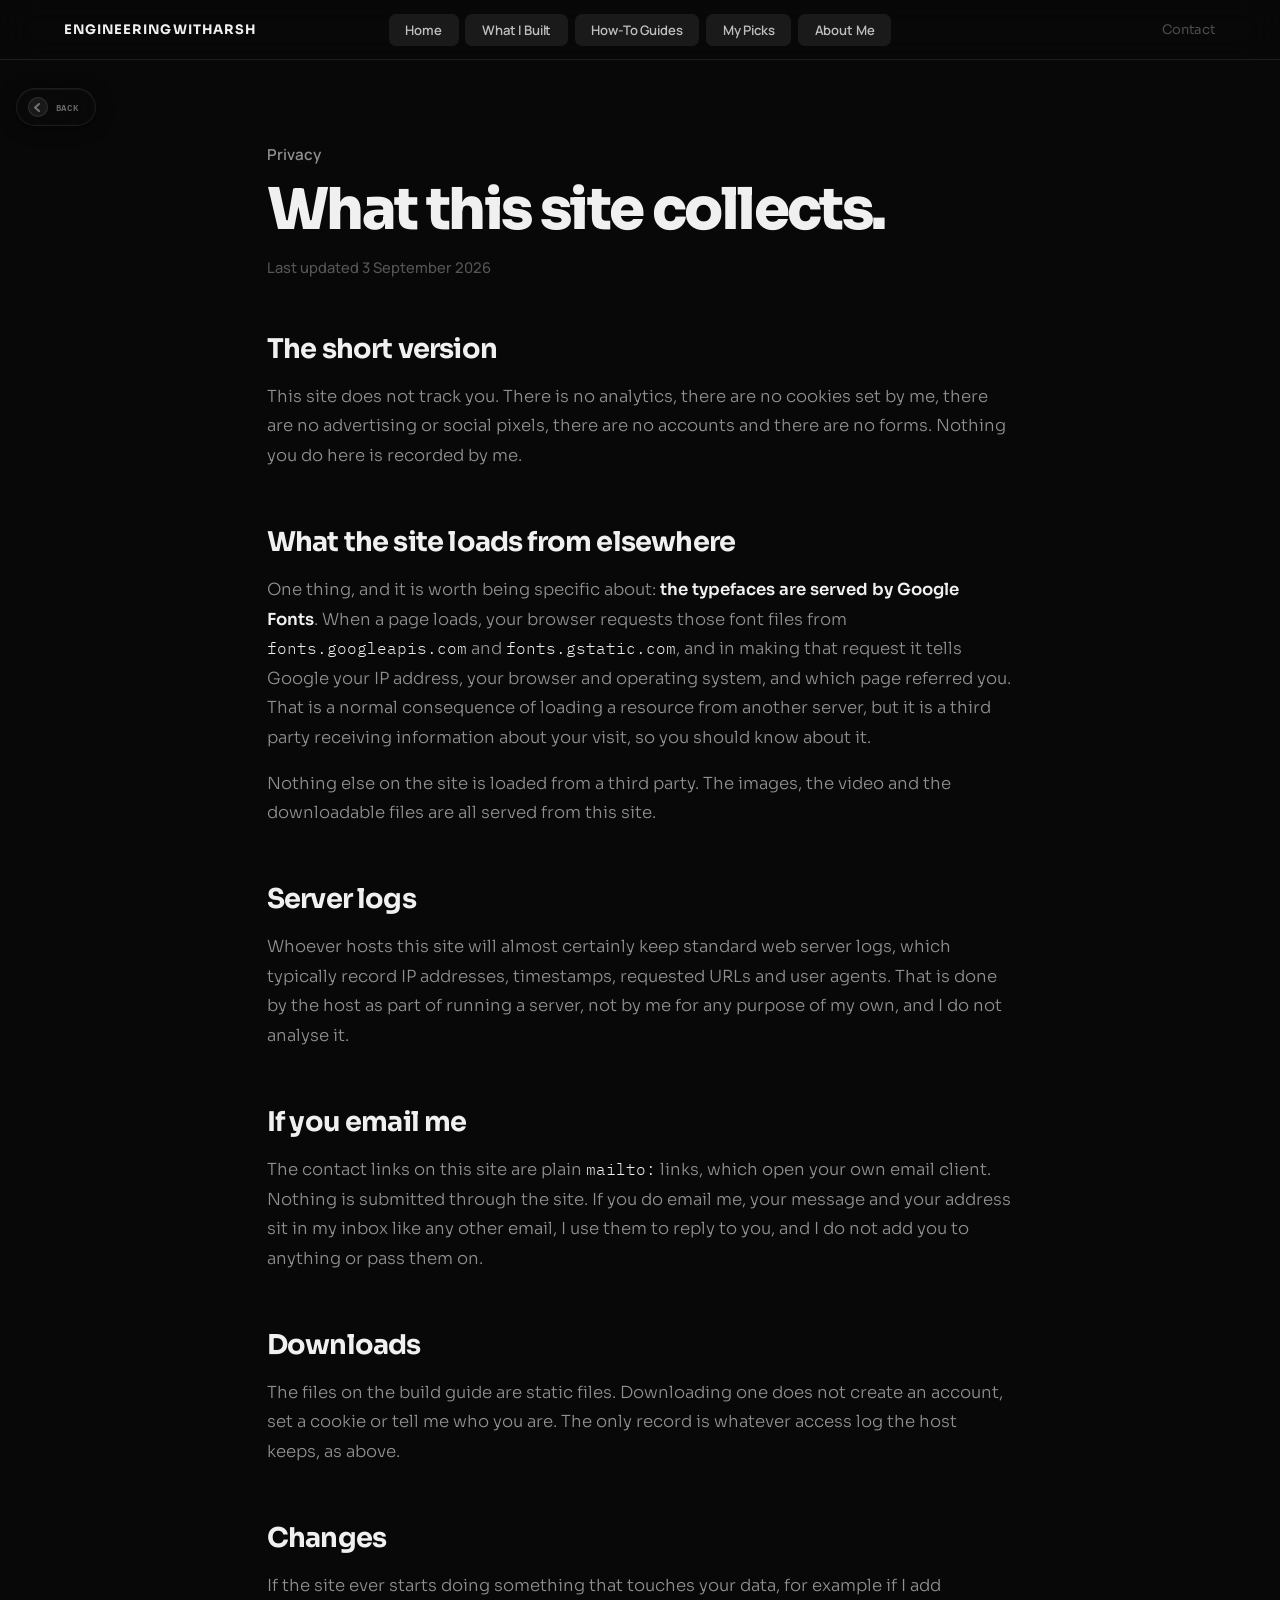
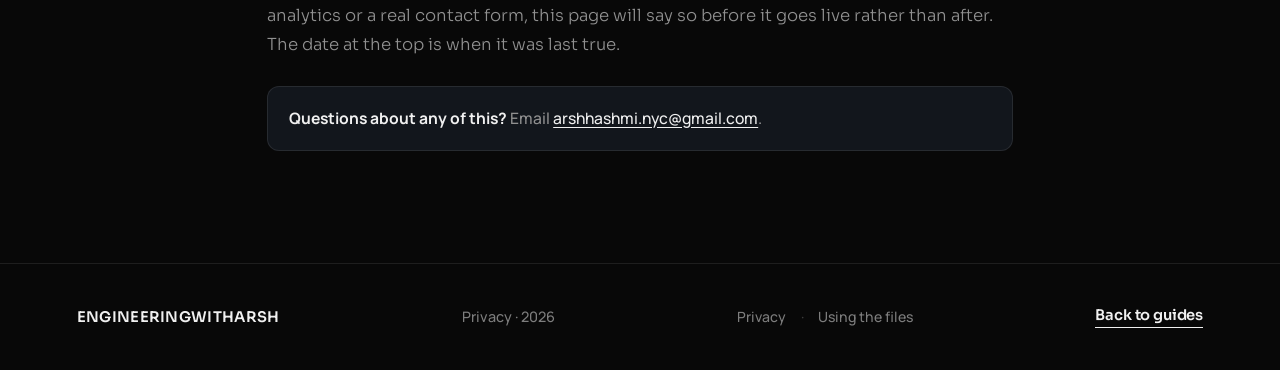
<file: legal/privacy.html>
<!DOCTYPE html>
<html lang="en" style="background:#080808">
<head>
<meta charset="UTF-8"/>
<meta name="viewport" content="width=device-width, initial-scale=1.0"/>
<meta name="theme-color" content="#080808"/>
<title>Privacy | Arsh Hashmi</title>
<meta name="description" content="What this site does and does not collect. No analytics, no cookies, no forms."/>
<link rel="canonical" href="https://arshhashmi.com/legal/privacy"/>
<link rel="preconnect" href="https://fonts.googleapis.com">
<link rel="preconnect" href="https://fonts.gstatic.com" crossorigin>
<link href="https://fonts.googleapis.com/css2?family=IBM+Plex+Mono:wght@400;500;600&family=Manrope:wght@400;500;600;700&family=Sora:wght@300;400;500;600;700;800&display=swap" rel="stylesheet">
<style>
*,*::before,*::after{box-sizing:border-box;margin:0;padding:0}
:root{
  --ink:#f0f0f0;
  --paper:#080808;
  --surface:#0f0f0f;
  --surface-2:#141414;
  --fog:#555555;
  --mist:#909090;
  --line:rgba(255,255,255,.09);
  --sans:'Sora',sans-serif;
  --mono:'IBM Plex Mono',monospace;
  --ui:'Manrope',sans-serif;
  --amber:#f59e0b;
  --green:#22c55e;

  /* ── Chart palette ───────────────────────────────────────────────
     The three wing modes, coloured once and used everywhere on the
     page so a mode's colour means the same thing in the CFD strip, the
     bar charts and the state diagram. Dark-mode steps validated as a
     set against this page's #0f0f0f chart surface: lightness band and
     chroma floor pass, worst CVD ΔE 9.4 (deutan), worst normal-vision
     ΔE 20.9, all three ≥3:1 contrast. Every bar also carries a text
     label, so identity is never colour alone. */
  --m-neutral:#3987e5;
  --m-cruise:#199e70;
  --m-airbrake:#d95926;
}
html{
  scroll-behavior:smooth;background:#080808;
  -webkit-text-size-adjust:100%;text-size-adjust:100%;
}
a,button{-webkit-tap-highlight-color:rgba(255,255,255,.12);touch-action:manipulation}
body{
  background:var(--paper);color:var(--ink);
  font-family:var(--sans);overflow-x:hidden;
}
body::before{
  content:'';position:fixed;inset:0;z-index:-1;pointer-events:none;
  background:
    linear-gradient(rgba(255,255,255,.03) 1px,transparent 1px),
    linear-gradient(90deg,rgba(255,255,255,.03) 1px,transparent 1px);
  background-size:40px 40px;
}

/* ── NAV (shared across every sub-page — unchanged) ── */
.pnav{
  position:fixed;top:0;left:0;right:0;z-index:200;height:60px;
  padding:0 5vw;
  display:grid;grid-template-columns:1fr auto 1fr;align-items:center;
  background:rgba(8,8,8,.88);backdrop-filter:blur(20px);
  border-bottom:1px solid var(--line);
}
.pnav-logo{display:flex;align-items:center;text-decoration:none;flex-shrink:0}
.pnav-logo-wordmark{font-family:var(--sans);font-size:.82rem;font-weight:700;letter-spacing:.08em;text-transform:uppercase;color:var(--ink);white-space:nowrap;line-height:1}
.pnav-links{display:flex;list-style:none;align-items:center;gap:.4rem;justify-content:center}
.pnav-links a{font-family:var(--ui);font-size:.82rem;font-weight:600;letter-spacing:-.01em;color:rgba(255,255,255,.72);text-decoration:none;padding:.46rem 1.05rem;border-radius:7px;white-space:nowrap;background:rgba(255,255,255,.08);transition:color .14s,background .14s}
.pnav-links a:hover{color:#fff;background:rgba(255,255,255,.16)}
.pnav-links a.is-active{color:#fff;background:rgba(255,255,255,.14)}
.pnav-right{display:flex;align-items:center;gap:.65rem;justify-self:end}
.pnav-cta{font-family:var(--sans);font-size:.82rem;font-weight:400;letter-spacing:-.01em;color:rgba(255,255,255,.28);text-decoration:none;white-space:nowrap;transition:color .15s}
.pnav-cta:hover{color:rgba(255,255,255,.55)}
@media(max-width:680px){
  .pnav{
    height:auto;padding:.55rem 4vw;row-gap:.5rem;
    grid-template-columns:1fr auto;
  }
  .pnav-logo{grid-column:1;grid-row:1}
  .pnav-right{grid-column:2;grid-row:1}
  .pnav-links{grid-column:1/-1;grid-row:2;justify-content:space-between;gap:.3rem}
  /* Capsules on a phone too. They read as buttons on the desktop bar and
     as bare words here, which made the row look like a caption. */
  .pnav-links a{
    font-size:.78rem;padding:.4rem .62rem;flex:0 0 auto;
    background:rgba(255,255,255,.08);border-radius:8px;
    color:rgba(255,255,255,.74);
    display:flex;align-items:center;min-height:34px;
  }
  .pnav-links a.is-active,.pnav-links a:hover{background:rgba(255,255,255,.2);color:#fff}
  .pnav-logo{min-height:34px;align-items:center}
  .pnav-logo-wordmark{font-size:.76rem}
  .pnav-cta{padding:.5rem 0;font-size:.82rem}
}
.back-fab{
  position:fixed;top:72px;left:1.5rem;z-index:150;
  display:inline-flex;align-items:center;gap:.48rem;
  font-family:var(--mono);font-size:.56rem;font-weight:600;
  letter-spacing:.1em;text-transform:uppercase;
  color:rgba(240,240,240,.42);
  background:rgba(10,10,10,.62);
  backdrop-filter:blur(20px) saturate(160%);-webkit-backdrop-filter:blur(20px) saturate(160%);
  border:1px solid rgba(255,255,255,.08);border-radius:999px;
  padding:.5rem 1rem .5rem .68rem;
  text-decoration:none;
  box-shadow:0 2px 18px rgba(0,0,0,.42),inset 0 1px 0 rgba(255,255,255,.05);
  transition:color .3s cubic-bezier(.16,1,.3,1),border-color .3s cubic-bezier(.16,1,.3,1),background .3s cubic-bezier(.16,1,.3,1),box-shadow .3s cubic-bezier(.16,1,.3,1),transform .3s cubic-bezier(.16,1,.3,1);
}
.back-fab:hover{color:rgba(240,240,240,.95);border-color:rgba(255,255,255,.22);background:rgba(22,22,22,.88);box-shadow:0 4px 26px rgba(0,0,0,.5),inset 0 1px 0 rgba(255,255,255,.1);transform:translateX(-2px)}
.back-fab:active{transform:translateX(-1px) scale(.98);transition-duration:.1s}
.back-fab-icon{display:flex;align-items:center;justify-content:center;width:20px;height:20px;border-radius:50%;background:rgba(255,255,255,.07);border:1px solid rgba(255,255,255,.1);flex-shrink:0;transition:background .3s cubic-bezier(.16,1,.3,1),border-color .3s cubic-bezier(.16,1,.3,1),transform .3s cubic-bezier(.16,1,.3,1)}
.back-fab:hover .back-fab-icon{background:rgba(255,255,255,.14);border-color:rgba(255,255,255,.22);transform:translateX(-1px)}
.back-fab-icon svg{width:9px;height:9px;stroke:currentColor;fill:none;stroke-width:2;stroke-linecap:round;stroke-linejoin:round}
body .back-fab{top:88px;left:1rem}
@media(max-width:900px){ .back-fab{display:none} }
/* View Transitions */
@view-transition{navigation:auto}
::view-transition-old(root){animation:200ms ease-out both vt-out}
::view-transition-new(root){animation:380ms cubic-bezier(.16,1,.3,1) 80ms both vt-in}
@keyframes vt-out{to{opacity:0;transform:translateY(-6px)}}
@keyframes vt-in{from{opacity:0;transform:translateY(10px)}}
.pnav{view-transition-name:site-nav}
.back-fab{view-transition-name:back-fab}
::view-transition-old(site-nav),::view-transition-new(site-nav),::view-transition-old(back-fab),::view-transition-new(back-fab){animation:none;mix-blend-mode:normal}

/* ══════════════════════════════════════════════════════════════════
   HERO
   ══════════════════════════════════════════════════════════════════ */

/* -- Document pages -- */
.dhero{padding:9rem 6vw 0;max-width:900px;margin:0 auto}
.dkicker{font-family:var(--ui);font-size:.95rem;font-weight:600;color:var(--mist);display:block;margin-bottom:1rem}
.dtitle{font-family:var(--sans);font-size:clamp(2.2rem,5vw,3.6rem);font-weight:800;letter-spacing:-.045em;line-height:1.02;color:var(--ink)}
.dupdated{margin-top:1.1rem;font-family:var(--ui);font-size:.92rem;font-weight:500;color:var(--fog)}
.dbody{max-width:900px;margin:0 auto;padding:0 6vw 2rem}
.dsec{padding-top:3.4rem}
.dsec h2{font-family:var(--sans);font-size:clamp(1.3rem,2.4vw,1.7rem);font-weight:700;letter-spacing:-.03em;color:var(--ink)}
.dsec p{margin-top:1rem;font-size:1.04rem;font-weight:300;line-height:1.78;color:var(--mist)}
.dsec p b{color:var(--ink);font-weight:600}
.dsec p span{font-family:var(--mono);font-size:.94em;color:var(--ink)}
.dsec ul{margin-top:1rem;padding-left:0;list-style:none;display:grid;gap:.7rem}
.dsec li{position:relative;padding-left:1.5rem;font-size:1.02rem;font-weight:300;line-height:1.7;color:var(--mist)}
.dsec li::before{content:"";position:absolute;left:0;top:.72em;width:6px;height:6px;border-radius:50%;background:rgba(255,255,255,.3)}
.dsec li b{color:var(--ink);font-weight:600}
.dsec a{color:var(--ink);text-decoration:underline;text-underline-offset:3px}
.dnote{margin-top:1.6rem;padding:1.25rem 1.4rem;border-radius:12px;background:#12161c;box-shadow:inset 0 0 0 1px rgba(255,255,255,.09)}
.dnote p{margin-top:0;font-family:var(--ui);font-size:.98rem;font-weight:500;line-height:1.65;color:var(--mist)}
.dnote p b{color:var(--ink);font-weight:700}
.pfooter{margin-top:5rem;padding:2.6rem 6vw;border-top:1px solid rgba(255,255,255,.09);display:flex;align-items:center;justify-content:space-between;gap:1rem;flex-wrap:wrap}
.pfooter-brand{font-family:"Sora",sans-serif;font-size:.92rem;font-weight:600;letter-spacing:.02em;text-decoration:none;color:#f0f0f0}
.pfooter-note{font-family:"Manrope",sans-serif;font-size:.9rem;font-weight:500;color:#7d7d7d}
.pfooter-back{font-family:"Sora",sans-serif;font-size:.92rem;font-weight:600;letter-spacing:-.01em;color:#f0f0f0;text-decoration:none;padding-bottom:4px;background-image:linear-gradient(currentColor,currentColor);background-repeat:no-repeat;background-position:0 100%;background-size:100% 1px}
@media(max-width:700px){
  .dhero{padding:7.5rem 5vw 0}
  .dbody{padding:0 5vw 1rem}
  .dsec{padding-top:2.6rem}
  .pfooter{padding:2rem 5vw;gap:1.1rem}
  .pfooter-brand{display:inline-block;padding:.6rem 0}
  .pfooter-note{width:100%}
  .pfooter-back{padding:.6rem 0}
}
@media(max-width:390px){ .pnav-links a{font-size:.74rem;padding:.45rem .4rem} }

.pfooter-legal{display:flex;align-items:center;gap:.9rem;font-family:'Manrope',sans-serif;font-size:.88rem;font-weight:500}
.pfooter-legal a{color:#7d7d7d;text-decoration:none}
.pfooter-legal a:hover{color:#f0f0f0}
.pfooter-legal span{color:#3d3d3d}
@media(max-width:700px){.pfooter-legal{width:100%;padding:.35rem 0}}

/* Five links don't fit one phone row at full length, so the long labels
   swap for one word each there (What I Built -> Builds, and so on). */
.nav-short{display:none}
@media(max-width:680px){.nav-long{display:none}.nav-short{display:inline}}
</style>
</head>
<body>

<nav class="pnav">
  <a href="../index.html#hero-name" class="pnav-logo">
    <span class="pnav-logo-wordmark">ENGINEERINGWITHARSH</span>
  </a>
  <ul class="pnav-links">
    <li><a href="../index.html#hero-name">Home</a></li>
    <li><a href="../builds.html"><span class="nav-long">What I Built</span><span class="nav-short">Builds</span></a></li>
    <li><a href="../guides.html"><span class="nav-long">How-To Guides</span><span class="nav-short">Guides</span></a></li>
    <li><a href="../my-picks.html"><span class="nav-long">My Picks</span><span class="nav-short">Picks</span></a></li>
    <li><a href="../about.html"><span class="nav-long">About Me</span><span class="nav-short">About</span></a></li>
  </ul>
  <div class="pnav-right">
    <a href="../contact.html" class="pnav-cta">Contact</a>
  </div>
</nav>
<a href="../guides.html" class="back-fab" aria-label="Back to guides">
  <span class="back-fab-icon"><svg viewBox="0 0 9 9"><polyline points="6,1 2,4.5 6,8"/></svg></span>
  Back
</a>

<header class="dhero">
  <span class="dkicker">Privacy</span>
  <h1 class="dtitle">What this site collects.</h1>
  <p class="dupdated">Last updated 3 September 2026</p>
</header>

<div class="dbody">

  <section class="dsec">
    <h2>The short version</h2>
    <p>This site does not track you. There is no analytics, there are no cookies set by me, there
      are no advertising or social pixels, there are no accounts and there are no forms. Nothing
      you do here is recorded by me.</p>
  </section>

  <section class="dsec">
    <h2>What the site loads from elsewhere</h2>
    <p>One thing, and it is worth being specific about: <b>the typefaces are served by Google
      Fonts</b>. When a page loads, your browser requests those font files from
      <span>fonts.googleapis.com</span> and <span>fonts.gstatic.com</span>, and in making that
      request it tells Google your IP address, your browser and operating system, and which page
      referred you. That is a normal consequence of loading a resource from another server, but
      it is a third party receiving information about your visit, so you should know about it.</p>
    <p>Nothing else on the site is loaded from a third party. The images, the video and the
      downloadable files are all served from this site.</p>
  </section>

  <section class="dsec">
    <h2>Server logs</h2>
    <p>Whoever hosts this site will almost certainly keep standard web server logs, which
      typically record IP addresses, timestamps, requested URLs and user agents. That is done by
      the host as part of running a server, not by me for any purpose of my own, and I do not
      analyse it.</p>
  </section>

  <section class="dsec">
    <h2>If you email me</h2>
    <p>The contact links on this site are plain <span>mailto:</span> links, which open your own
      email client. Nothing is submitted through the site. If you do email me, your message and
      your address sit in my inbox like any other email, I use them to reply to you, and I do not
      add you to anything or pass them on.</p>
  </section>

  <section class="dsec">
    <h2>Downloads</h2>
    <p>The files on the build guide are static files. Downloading one does not create an account,
      set a cookie or tell me who you are. The only record is whatever access log the host keeps,
      as above.</p>
  </section>

  <section class="dsec">
    <h2>Changes</h2>
    <p>If the site ever starts doing something that touches your data, for example if I add
      analytics or a real contact form, this page will say so before it goes live rather than
      after. The date at the top is when it was last true.</p>
    <div class="dnote">
      <p><b>Questions about any of this?</b> Email
        <a href="mailto:arshhashmi.nyc@gmail.com">arshhashmi.nyc@gmail.com</a>.</p>
    </div>
  </section>

</div>

<footer class="pfooter">
  <a href="../index.html" class="pfooter-brand">ENGINEERINGWITHARSH</a>
  <span class="pfooter-note">Privacy · 2026</span>
  <span class="pfooter-legal"><a href="../legal/privacy.html">Privacy</a><span>&middot;</span><a href="../legal/terms.html">Using the files</a></span>
  <a href="../guides.html" class="pfooter-back">Back to guides</a>
</footer>

</body>
</html>
</file>
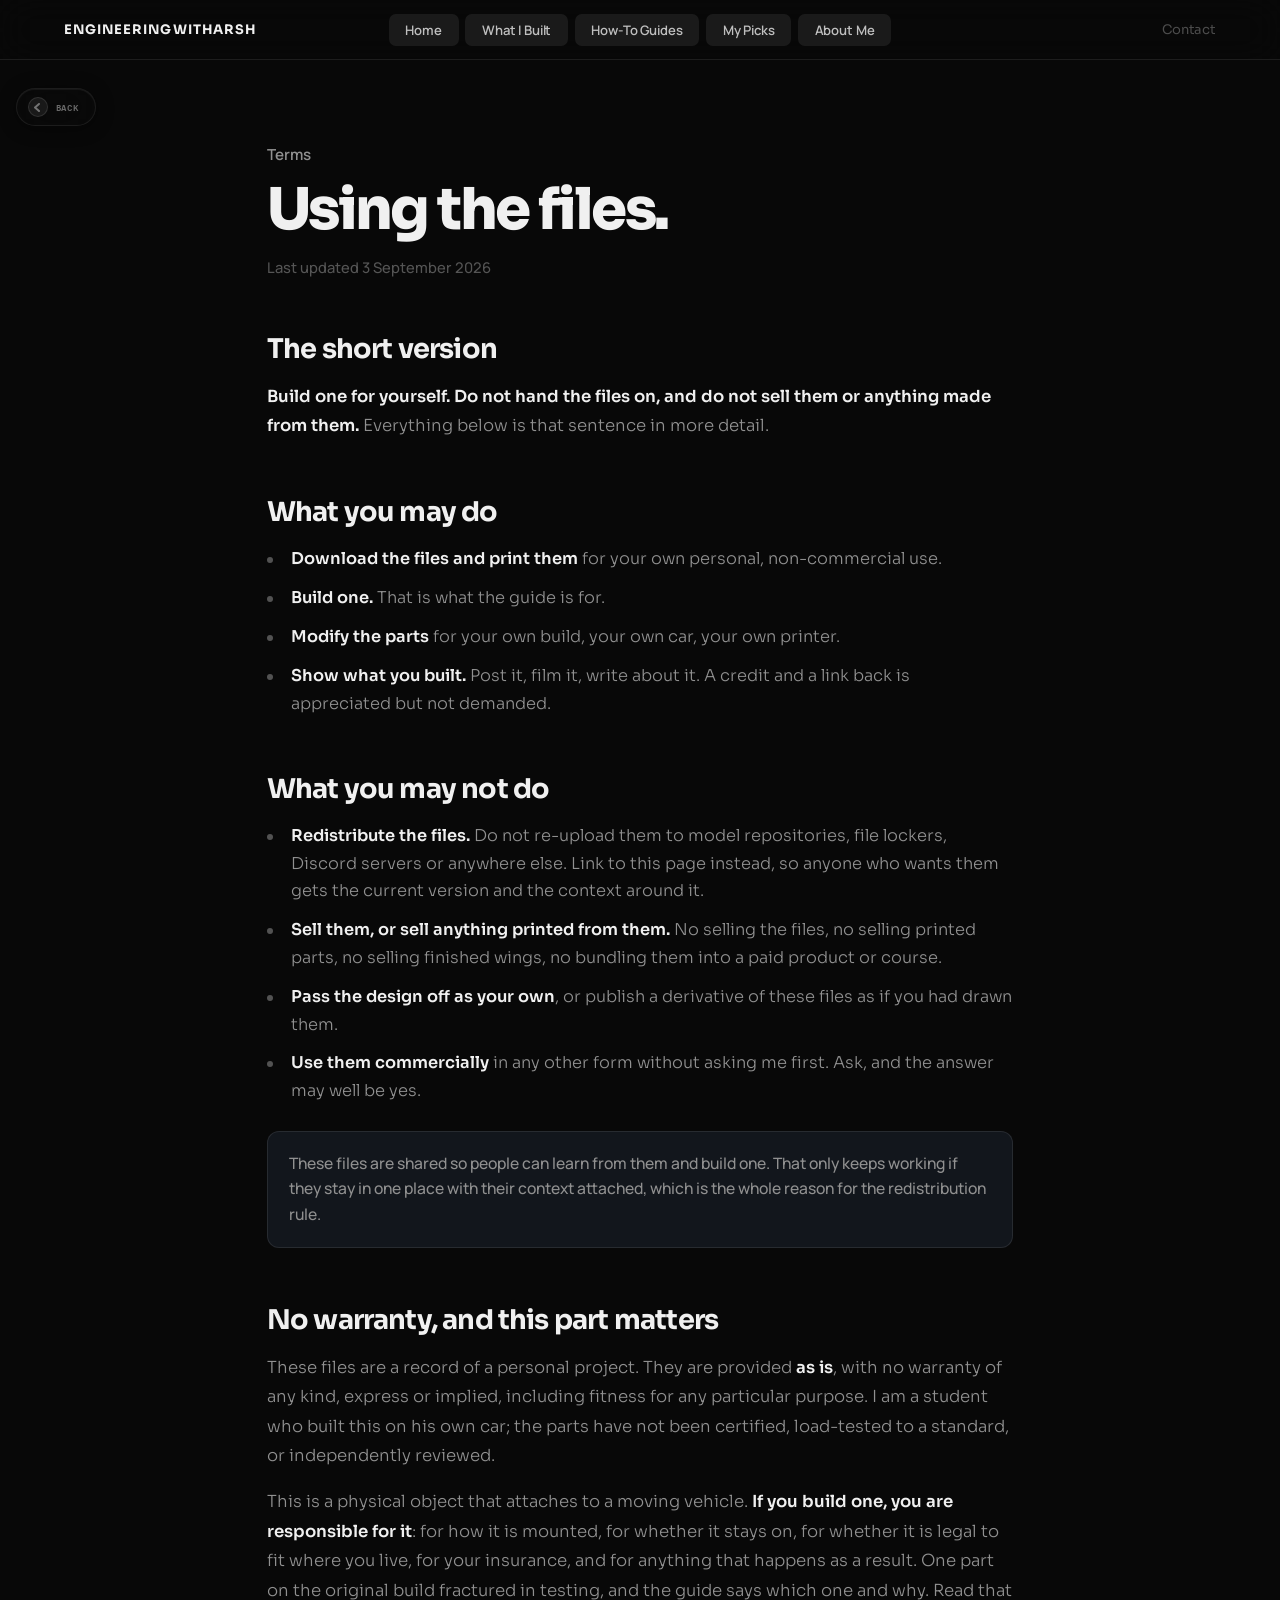
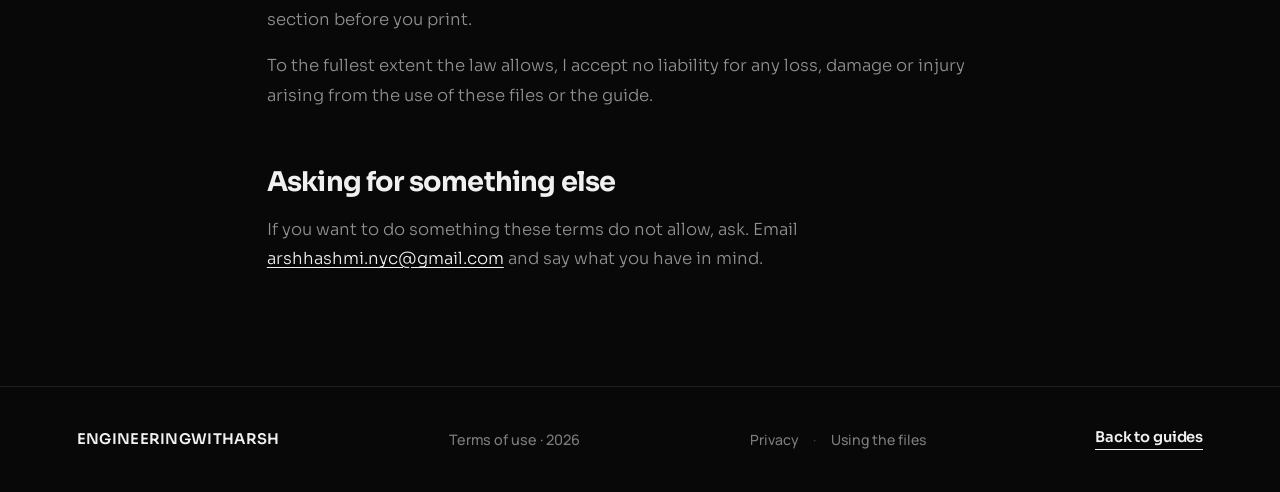
<file: legal/terms.html>
<!DOCTYPE html>
<html lang="en" style="background:#080808">
<head>
<meta charset="UTF-8"/>
<meta name="viewport" content="width=device-width, initial-scale=1.0"/>
<meta name="theme-color" content="#080808"/>
<title>Using the files | Arsh Hashmi</title>
<meta name="description" content="Terms for the downloadable CAD parts: build one for yourself, do not redistribute or sell."/>
<link rel="canonical" href="https://arshhashmi.com/legal/terms"/>
<link rel="preconnect" href="https://fonts.googleapis.com">
<link rel="preconnect" href="https://fonts.gstatic.com" crossorigin>
<link href="https://fonts.googleapis.com/css2?family=IBM+Plex+Mono:wght@400;500;600&family=Manrope:wght@400;500;600;700&family=Sora:wght@300;400;500;600;700;800&display=swap" rel="stylesheet">
<style>
*,*::before,*::after{box-sizing:border-box;margin:0;padding:0}
:root{
  --ink:#f0f0f0;
  --paper:#080808;
  --surface:#0f0f0f;
  --surface-2:#141414;
  --fog:#555555;
  --mist:#909090;
  --line:rgba(255,255,255,.09);
  --sans:'Sora',sans-serif;
  --mono:'IBM Plex Mono',monospace;
  --ui:'Manrope',sans-serif;
  --amber:#f59e0b;
  --green:#22c55e;

  /* ── Chart palette ───────────────────────────────────────────────
     The three wing modes, coloured once and used everywhere on the
     page so a mode's colour means the same thing in the CFD strip, the
     bar charts and the state diagram. Dark-mode steps validated as a
     set against this page's #0f0f0f chart surface: lightness band and
     chroma floor pass, worst CVD ΔE 9.4 (deutan), worst normal-vision
     ΔE 20.9, all three ≥3:1 contrast. Every bar also carries a text
     label, so identity is never colour alone. */
  --m-neutral:#3987e5;
  --m-cruise:#199e70;
  --m-airbrake:#d95926;
}
html{
  scroll-behavior:smooth;background:#080808;
  -webkit-text-size-adjust:100%;text-size-adjust:100%;
}
a,button{-webkit-tap-highlight-color:rgba(255,255,255,.12);touch-action:manipulation}
body{
  background:var(--paper);color:var(--ink);
  font-family:var(--sans);overflow-x:hidden;
}
body::before{
  content:'';position:fixed;inset:0;z-index:-1;pointer-events:none;
  background:
    linear-gradient(rgba(255,255,255,.03) 1px,transparent 1px),
    linear-gradient(90deg,rgba(255,255,255,.03) 1px,transparent 1px);
  background-size:40px 40px;
}

/* ── NAV (shared across every sub-page — unchanged) ── */
.pnav{
  position:fixed;top:0;left:0;right:0;z-index:200;height:60px;
  padding:0 5vw;
  display:grid;grid-template-columns:1fr auto 1fr;align-items:center;
  background:rgba(8,8,8,.88);backdrop-filter:blur(20px);
  border-bottom:1px solid var(--line);
}
.pnav-logo{display:flex;align-items:center;text-decoration:none;flex-shrink:0}
.pnav-logo-wordmark{font-family:var(--sans);font-size:.82rem;font-weight:700;letter-spacing:.08em;text-transform:uppercase;color:var(--ink);white-space:nowrap;line-height:1}
.pnav-links{display:flex;list-style:none;align-items:center;gap:.4rem;justify-content:center}
.pnav-links a{font-family:var(--ui);font-size:.82rem;font-weight:600;letter-spacing:-.01em;color:rgba(255,255,255,.72);text-decoration:none;padding:.46rem 1.05rem;border-radius:7px;white-space:nowrap;background:rgba(255,255,255,.08);transition:color .14s,background .14s}
.pnav-links a:hover{color:#fff;background:rgba(255,255,255,.16)}
.pnav-links a.is-active{color:#fff;background:rgba(255,255,255,.14)}
.pnav-right{display:flex;align-items:center;gap:.65rem;justify-self:end}
.pnav-cta{font-family:var(--sans);font-size:.82rem;font-weight:400;letter-spacing:-.01em;color:rgba(255,255,255,.28);text-decoration:none;white-space:nowrap;transition:color .15s}
.pnav-cta:hover{color:rgba(255,255,255,.55)}
@media(max-width:680px){
  .pnav{
    height:auto;padding:.55rem 4vw;row-gap:.5rem;
    grid-template-columns:1fr auto;
  }
  .pnav-logo{grid-column:1;grid-row:1}
  .pnav-right{grid-column:2;grid-row:1}
  .pnav-links{grid-column:1/-1;grid-row:2;justify-content:space-between;gap:.3rem}
  /* Capsules on a phone too. They read as buttons on the desktop bar and
     as bare words here, which made the row look like a caption. */
  .pnav-links a{
    font-size:.78rem;padding:.4rem .62rem;flex:0 0 auto;
    background:rgba(255,255,255,.08);border-radius:8px;
    color:rgba(255,255,255,.74);
    display:flex;align-items:center;min-height:34px;
  }
  .pnav-links a.is-active,.pnav-links a:hover{background:rgba(255,255,255,.2);color:#fff}
  .pnav-logo{min-height:34px;align-items:center}
  .pnav-logo-wordmark{font-size:.76rem}
  .pnav-cta{padding:.5rem 0;font-size:.82rem}
}
.back-fab{
  position:fixed;top:72px;left:1.5rem;z-index:150;
  display:inline-flex;align-items:center;gap:.48rem;
  font-family:var(--mono);font-size:.56rem;font-weight:600;
  letter-spacing:.1em;text-transform:uppercase;
  color:rgba(240,240,240,.42);
  background:rgba(10,10,10,.62);
  backdrop-filter:blur(20px) saturate(160%);-webkit-backdrop-filter:blur(20px) saturate(160%);
  border:1px solid rgba(255,255,255,.08);border-radius:999px;
  padding:.5rem 1rem .5rem .68rem;
  text-decoration:none;
  box-shadow:0 2px 18px rgba(0,0,0,.42),inset 0 1px 0 rgba(255,255,255,.05);
  transition:color .3s cubic-bezier(.16,1,.3,1),border-color .3s cubic-bezier(.16,1,.3,1),background .3s cubic-bezier(.16,1,.3,1),box-shadow .3s cubic-bezier(.16,1,.3,1),transform .3s cubic-bezier(.16,1,.3,1);
}
.back-fab:hover{color:rgba(240,240,240,.95);border-color:rgba(255,255,255,.22);background:rgba(22,22,22,.88);box-shadow:0 4px 26px rgba(0,0,0,.5),inset 0 1px 0 rgba(255,255,255,.1);transform:translateX(-2px)}
.back-fab:active{transform:translateX(-1px) scale(.98);transition-duration:.1s}
.back-fab-icon{display:flex;align-items:center;justify-content:center;width:20px;height:20px;border-radius:50%;background:rgba(255,255,255,.07);border:1px solid rgba(255,255,255,.1);flex-shrink:0;transition:background .3s cubic-bezier(.16,1,.3,1),border-color .3s cubic-bezier(.16,1,.3,1),transform .3s cubic-bezier(.16,1,.3,1)}
.back-fab:hover .back-fab-icon{background:rgba(255,255,255,.14);border-color:rgba(255,255,255,.22);transform:translateX(-1px)}
.back-fab-icon svg{width:9px;height:9px;stroke:currentColor;fill:none;stroke-width:2;stroke-linecap:round;stroke-linejoin:round}
body .back-fab{top:88px;left:1rem}
@media(max-width:900px){ .back-fab{display:none} }
/* View Transitions */
@view-transition{navigation:auto}
::view-transition-old(root){animation:200ms ease-out both vt-out}
::view-transition-new(root){animation:380ms cubic-bezier(.16,1,.3,1) 80ms both vt-in}
@keyframes vt-out{to{opacity:0;transform:translateY(-6px)}}
@keyframes vt-in{from{opacity:0;transform:translateY(10px)}}
.pnav{view-transition-name:site-nav}
.back-fab{view-transition-name:back-fab}
::view-transition-old(site-nav),::view-transition-new(site-nav),::view-transition-old(back-fab),::view-transition-new(back-fab){animation:none;mix-blend-mode:normal}

/* ══════════════════════════════════════════════════════════════════
   HERO
   ══════════════════════════════════════════════════════════════════ */

/* -- Document pages -- */
.dhero{padding:9rem 6vw 0;max-width:900px;margin:0 auto}
.dkicker{font-family:var(--ui);font-size:.95rem;font-weight:600;color:var(--mist);display:block;margin-bottom:1rem}
.dtitle{font-family:var(--sans);font-size:clamp(2.2rem,5vw,3.6rem);font-weight:800;letter-spacing:-.045em;line-height:1.02;color:var(--ink)}
.dupdated{margin-top:1.1rem;font-family:var(--ui);font-size:.92rem;font-weight:500;color:var(--fog)}
.dbody{max-width:900px;margin:0 auto;padding:0 6vw 2rem}
.dsec{padding-top:3.4rem}
.dsec h2{font-family:var(--sans);font-size:clamp(1.3rem,2.4vw,1.7rem);font-weight:700;letter-spacing:-.03em;color:var(--ink)}
.dsec p{margin-top:1rem;font-size:1.04rem;font-weight:300;line-height:1.78;color:var(--mist)}
.dsec p b{color:var(--ink);font-weight:600}
.dsec p span{font-family:var(--mono);font-size:.94em;color:var(--ink)}
.dsec ul{margin-top:1rem;padding-left:0;list-style:none;display:grid;gap:.7rem}
.dsec li{position:relative;padding-left:1.5rem;font-size:1.02rem;font-weight:300;line-height:1.7;color:var(--mist)}
.dsec li::before{content:"";position:absolute;left:0;top:.72em;width:6px;height:6px;border-radius:50%;background:rgba(255,255,255,.3)}
.dsec li b{color:var(--ink);font-weight:600}
.dsec a{color:var(--ink);text-decoration:underline;text-underline-offset:3px}
.dnote{margin-top:1.6rem;padding:1.25rem 1.4rem;border-radius:12px;background:#12161c;box-shadow:inset 0 0 0 1px rgba(255,255,255,.09)}
.dnote p{margin-top:0;font-family:var(--ui);font-size:.98rem;font-weight:500;line-height:1.65;color:var(--mist)}
.dnote p b{color:var(--ink);font-weight:700}
.pfooter{margin-top:5rem;padding:2.6rem 6vw;border-top:1px solid rgba(255,255,255,.09);display:flex;align-items:center;justify-content:space-between;gap:1rem;flex-wrap:wrap}
.pfooter-brand{font-family:"Sora",sans-serif;font-size:.92rem;font-weight:600;letter-spacing:.02em;text-decoration:none;color:#f0f0f0}
.pfooter-note{font-family:"Manrope",sans-serif;font-size:.9rem;font-weight:500;color:#7d7d7d}
.pfooter-back{font-family:"Sora",sans-serif;font-size:.92rem;font-weight:600;letter-spacing:-.01em;color:#f0f0f0;text-decoration:none;padding-bottom:4px;background-image:linear-gradient(currentColor,currentColor);background-repeat:no-repeat;background-position:0 100%;background-size:100% 1px}
@media(max-width:700px){
  .dhero{padding:7.5rem 5vw 0}
  .dbody{padding:0 5vw 1rem}
  .dsec{padding-top:2.6rem}
  .pfooter{padding:2rem 5vw;gap:1.1rem}
  .pfooter-brand{display:inline-block;padding:.6rem 0}
  .pfooter-note{width:100%}
  .pfooter-back{padding:.6rem 0}
}
@media(max-width:390px){ .pnav-links a{font-size:.74rem;padding:.45rem .4rem} }

.pfooter-legal{display:flex;align-items:center;gap:.9rem;font-family:'Manrope',sans-serif;font-size:.88rem;font-weight:500}
.pfooter-legal a{color:#7d7d7d;text-decoration:none}
.pfooter-legal a:hover{color:#f0f0f0}
.pfooter-legal span{color:#3d3d3d}
@media(max-width:700px){.pfooter-legal{width:100%;padding:.35rem 0}}

/* Five links don't fit one phone row at full length, so the long labels
   swap for one word each there (What I Built -> Builds, and so on). */
.nav-short{display:none}
@media(max-width:680px){.nav-long{display:none}.nav-short{display:inline}}
</style>
</head>
<body>

<nav class="pnav">
  <a href="../index.html#hero-name" class="pnav-logo">
    <span class="pnav-logo-wordmark">ENGINEERINGWITHARSH</span>
  </a>
  <ul class="pnav-links">
    <li><a href="../index.html#hero-name">Home</a></li>
    <li><a href="../builds.html"><span class="nav-long">What I Built</span><span class="nav-short">Builds</span></a></li>
    <li><a href="../guides.html"><span class="nav-long">How-To Guides</span><span class="nav-short">Guides</span></a></li>
    <li><a href="../my-picks.html"><span class="nav-long">My Picks</span><span class="nav-short">Picks</span></a></li>
    <li><a href="../about.html"><span class="nav-long">About Me</span><span class="nav-short">About</span></a></li>
  </ul>
  <div class="pnav-right">
    <a href="../contact.html" class="pnav-cta">Contact</a>
  </div>
</nav>
<a href="../guides.html" class="back-fab" aria-label="Back to guides">
  <span class="back-fab-icon"><svg viewBox="0 0 9 9"><polyline points="6,1 2,4.5 6,8"/></svg></span>
  Back
</a>

<header class="dhero">
  <span class="dkicker">Terms</span>
  <h1 class="dtitle">Using the files.</h1>
  <p class="dupdated">Last updated 3 September 2026</p>
</header>

<div class="dbody">

  <section class="dsec">
    <h2>The short version</h2>
    <p><b>Build one for yourself. Do not hand the files on, and do not sell them or anything made
      from them.</b> Everything below is that sentence in more detail.</p>
  </section>

  <section class="dsec">
    <h2>What you may do</h2>
    <ul>
      <li><b>Download the files and print them</b> for your own personal, non-commercial use.</li>
      <li><b>Build one.</b> That is what the guide is for.</li>
      <li><b>Modify the parts</b> for your own build, your own car, your own printer.</li>
      <li><b>Show what you built.</b> Post it, film it, write about it. A credit and a link back
        is appreciated but not demanded.</li>
    </ul>
  </section>

  <section class="dsec">
    <h2>What you may not do</h2>
    <ul>
      <li><b>Redistribute the files.</b> Do not re-upload them to model repositories, file
        lockers, Discord servers or anywhere else. Link to this page instead, so anyone who wants
        them gets the current version and the context around it.</li>
      <li><b>Sell them, or sell anything printed from them.</b> No selling the files, no selling
        printed parts, no selling finished wings, no bundling them into a paid product or course.</li>
      <li><b>Pass the design off as your own</b>, or publish a derivative of these files as if you
        had drawn them.</li>
      <li><b>Use them commercially</b> in any other form without asking me first. Ask, and the
        answer may well be yes.</li>
    </ul>
    <div class="dnote">
      <p>These files are shared so people can learn from them and build one. That only keeps
        working if they stay in one place with their context attached, which is the whole reason
        for the redistribution rule.</p>
    </div>
  </section>

  <section class="dsec">
    <h2>No warranty, and this part matters</h2>
    <p>These files are a record of a personal project. They are provided <b>as is</b>, with no
      warranty of any kind, express or implied, including fitness for any particular purpose. I am
      a student who built this on his own car; the parts have not been certified, load-tested to a
      standard, or independently reviewed.</p>
    <p>This is a physical object that attaches to a moving vehicle. <b>If you build one, you are
      responsible for it</b>: for how it is mounted, for whether it stays on, for whether it is
      legal to fit where you live, for your insurance, and for anything that happens as a result.
      One part on the original build fractured in testing, and the guide says which one and why.
      Read that section before you print.</p>
    <p>To the fullest extent the law allows, I accept no liability for any loss, damage or injury
      arising from the use of these files or the guide.</p>
  </section>

  <section class="dsec">
    <h2>Asking for something else</h2>
    <p>If you want to do something these terms do not allow, ask. Email
      <a href="mailto:arshhashmi.nyc@gmail.com">arshhashmi.nyc@gmail.com</a> and say what you have
      in mind.</p>
  </section>

</div>

<footer class="pfooter">
  <a href="../index.html" class="pfooter-brand">ENGINEERINGWITHARSH</a>
  <span class="pfooter-note">Terms of use · 2026</span>
  <span class="pfooter-legal"><a href="../legal/privacy.html">Privacy</a><span>&middot;</span><a href="../legal/terms.html">Using the files</a></span>
  <a href="../guides.html" class="pfooter-back">Back to guides</a>
</footer>

</body>
</html>
</file>
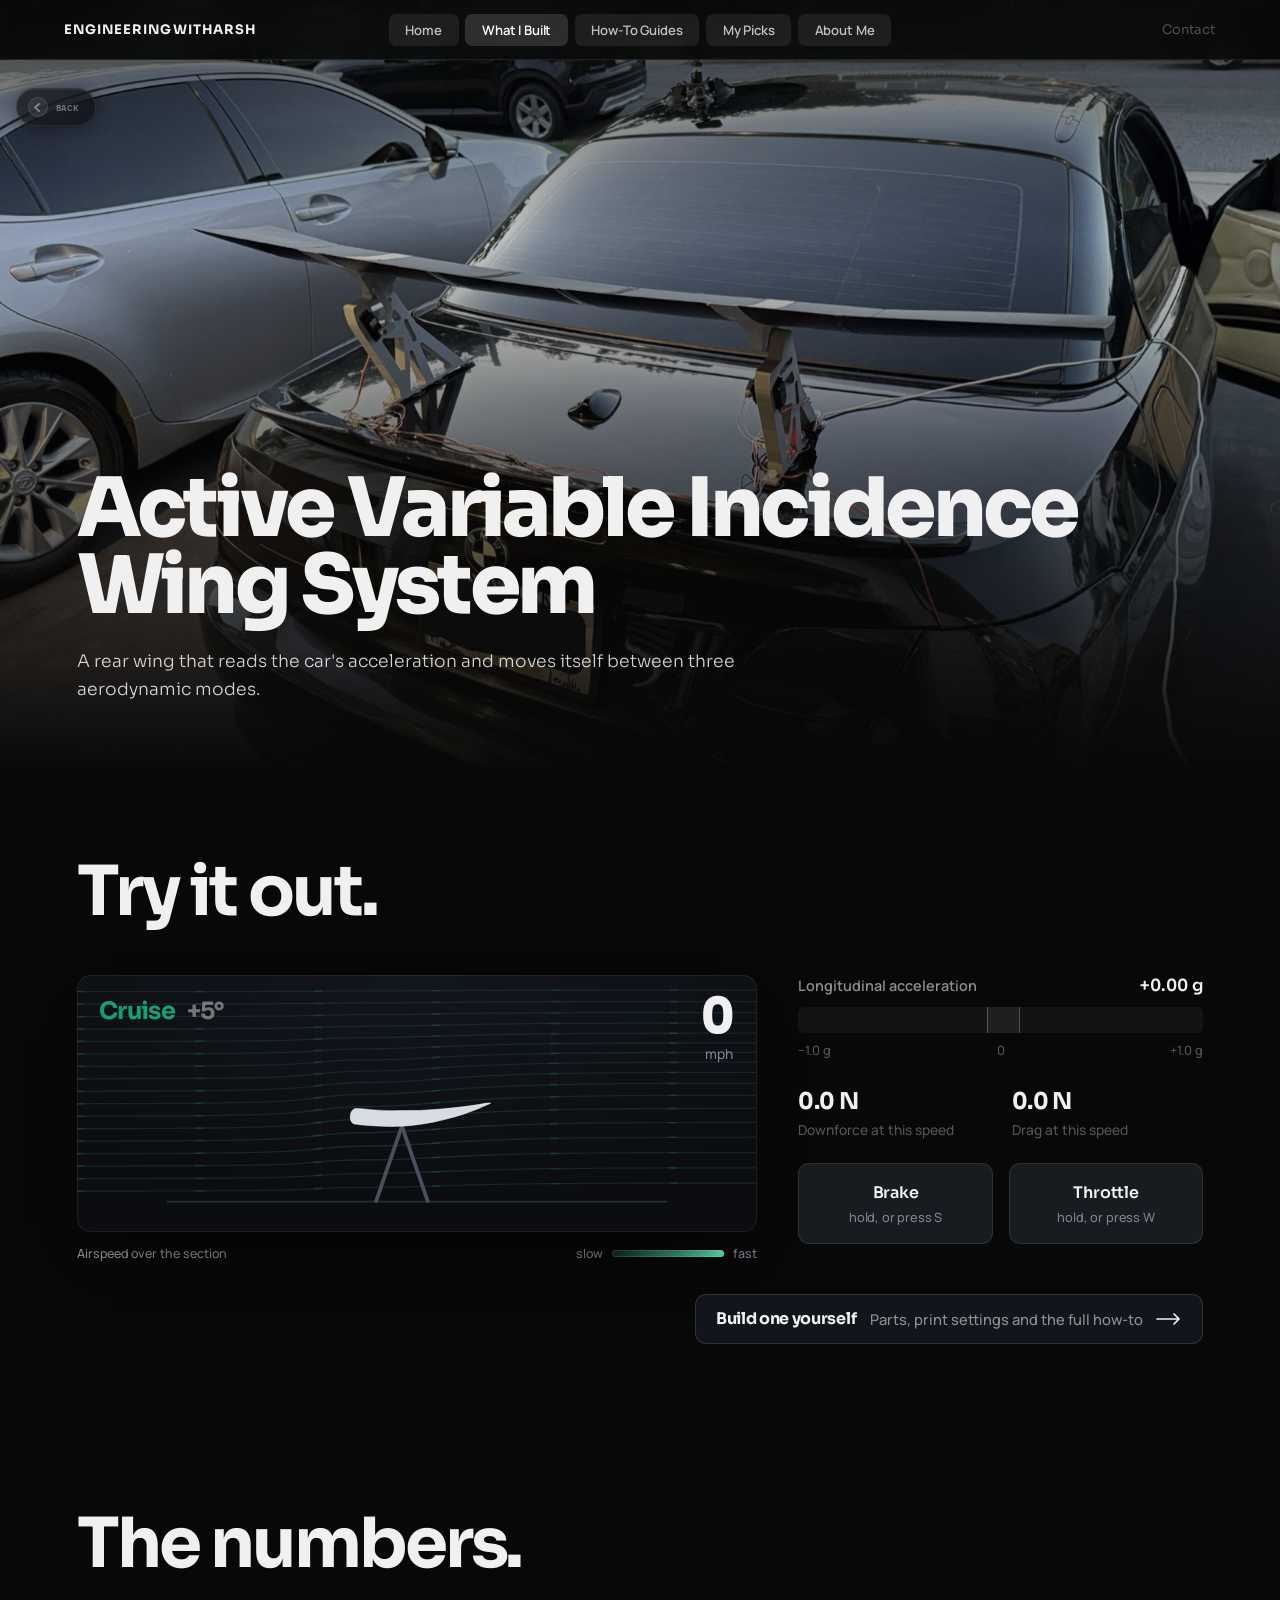
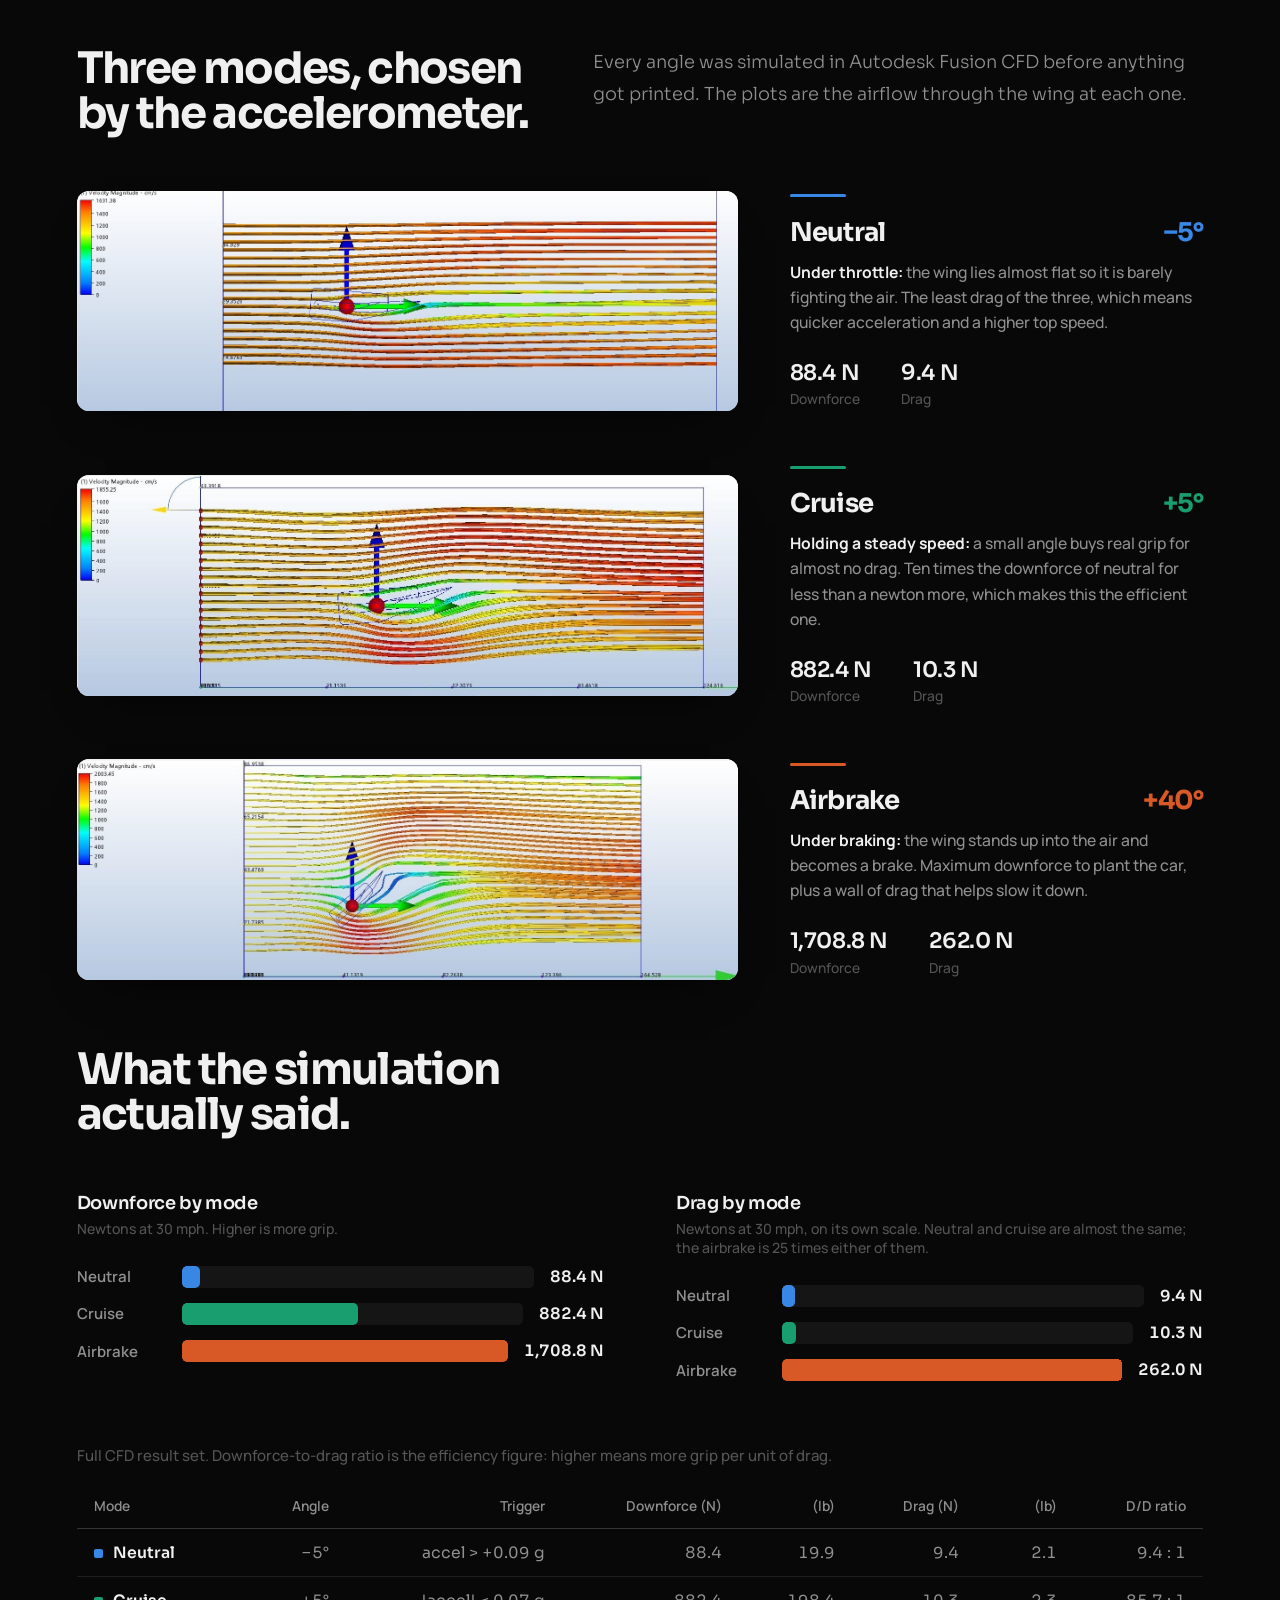
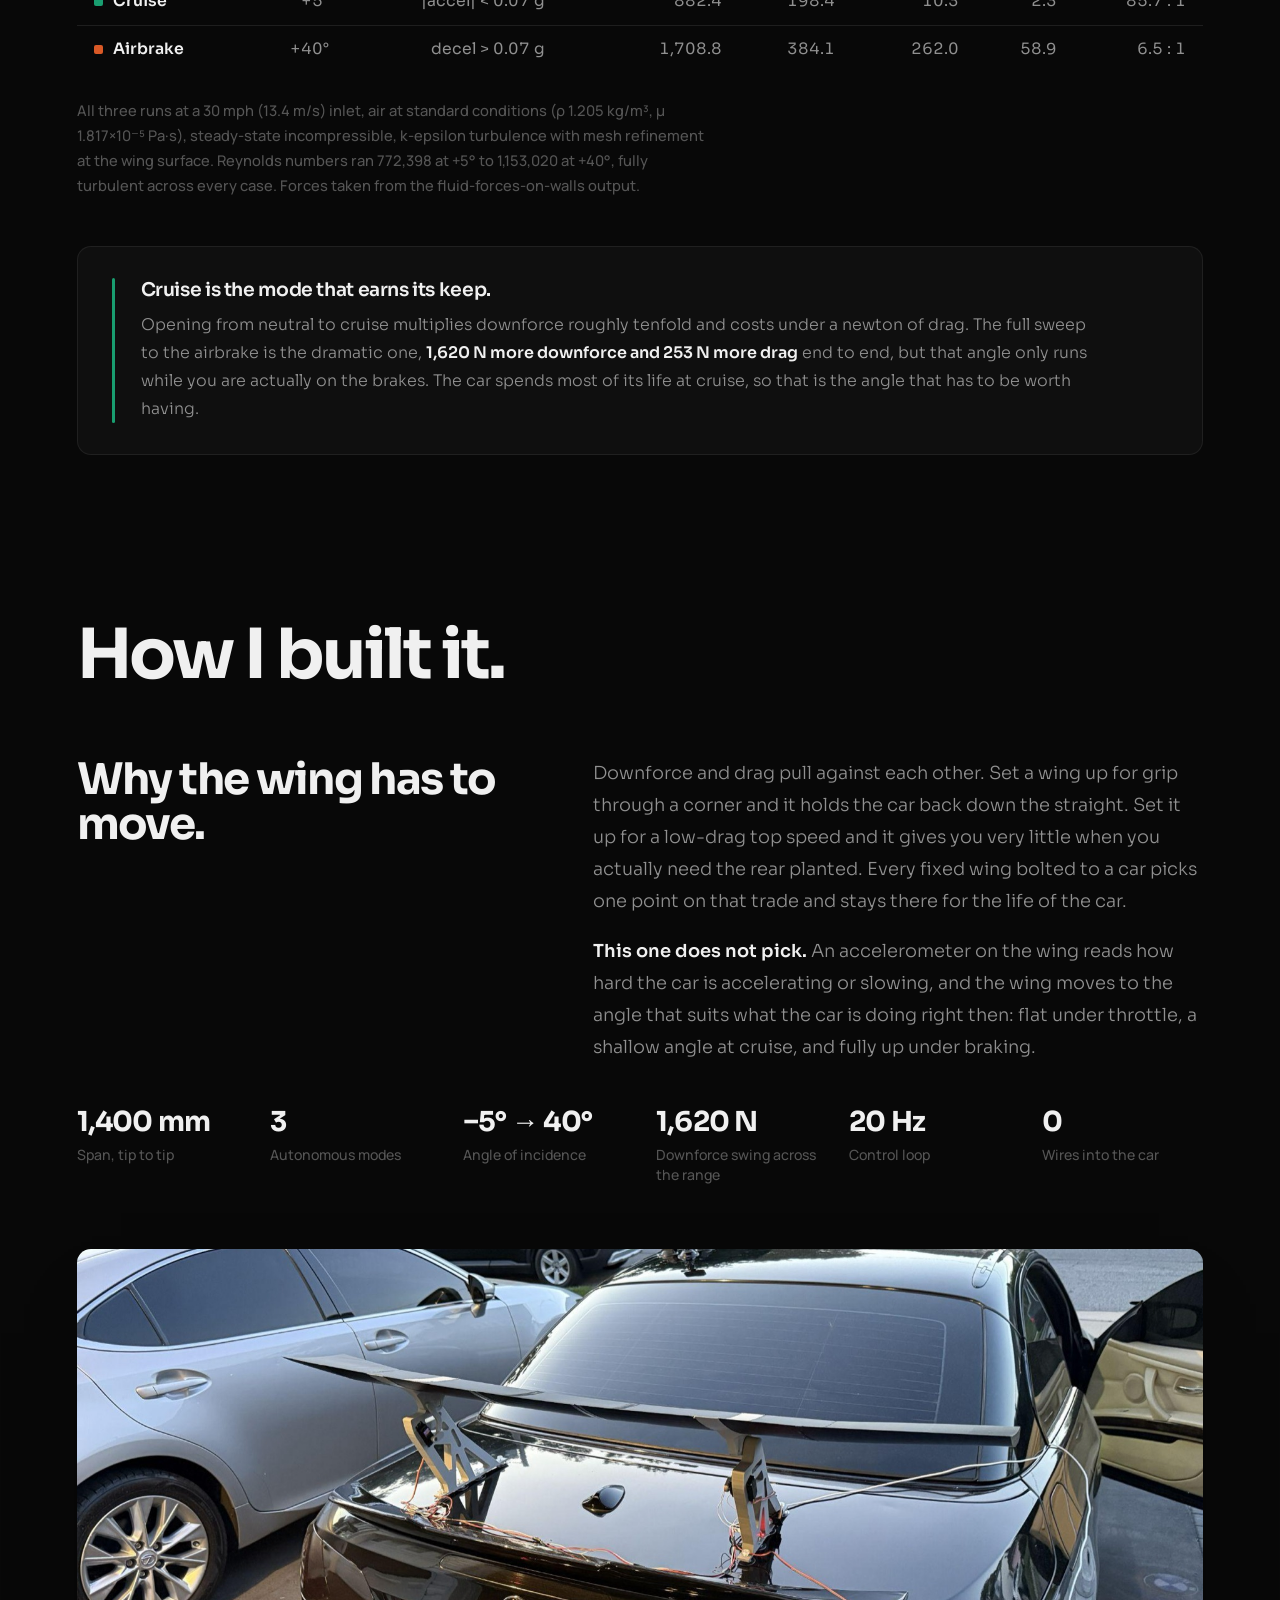
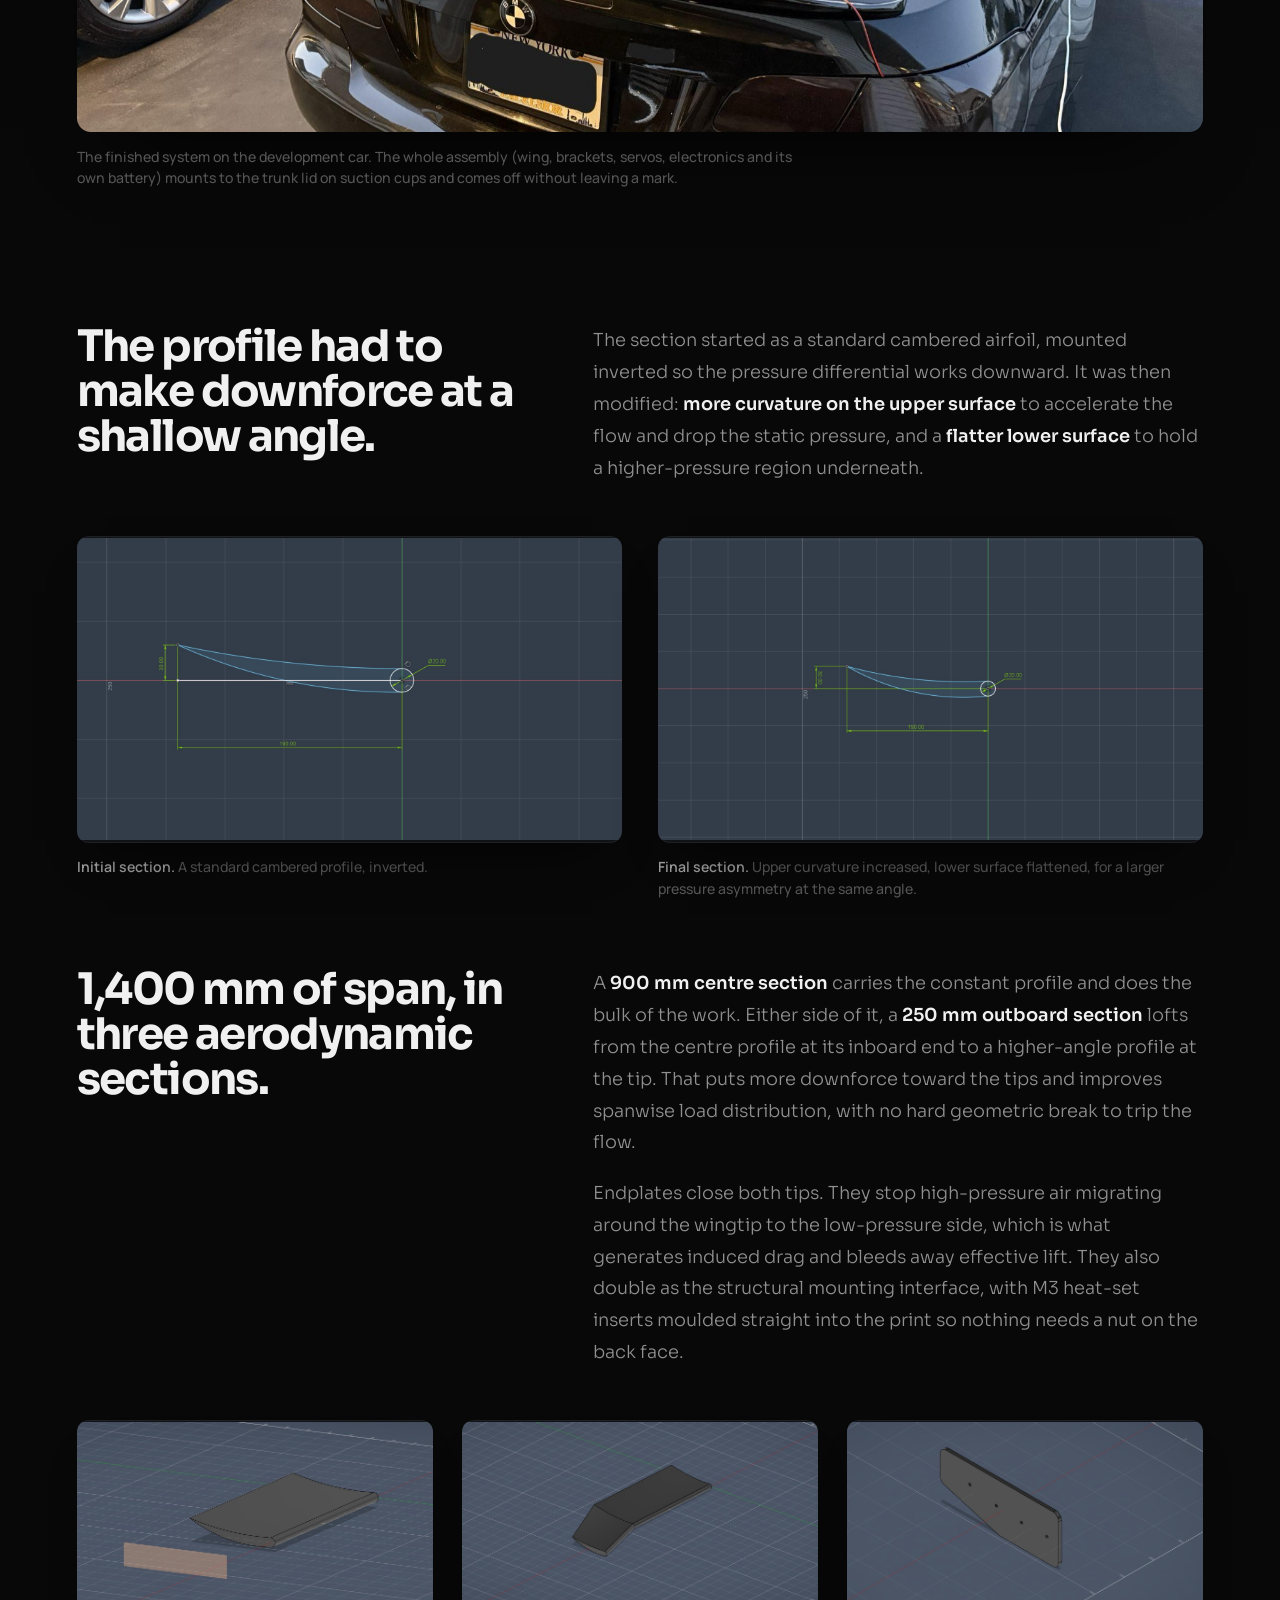
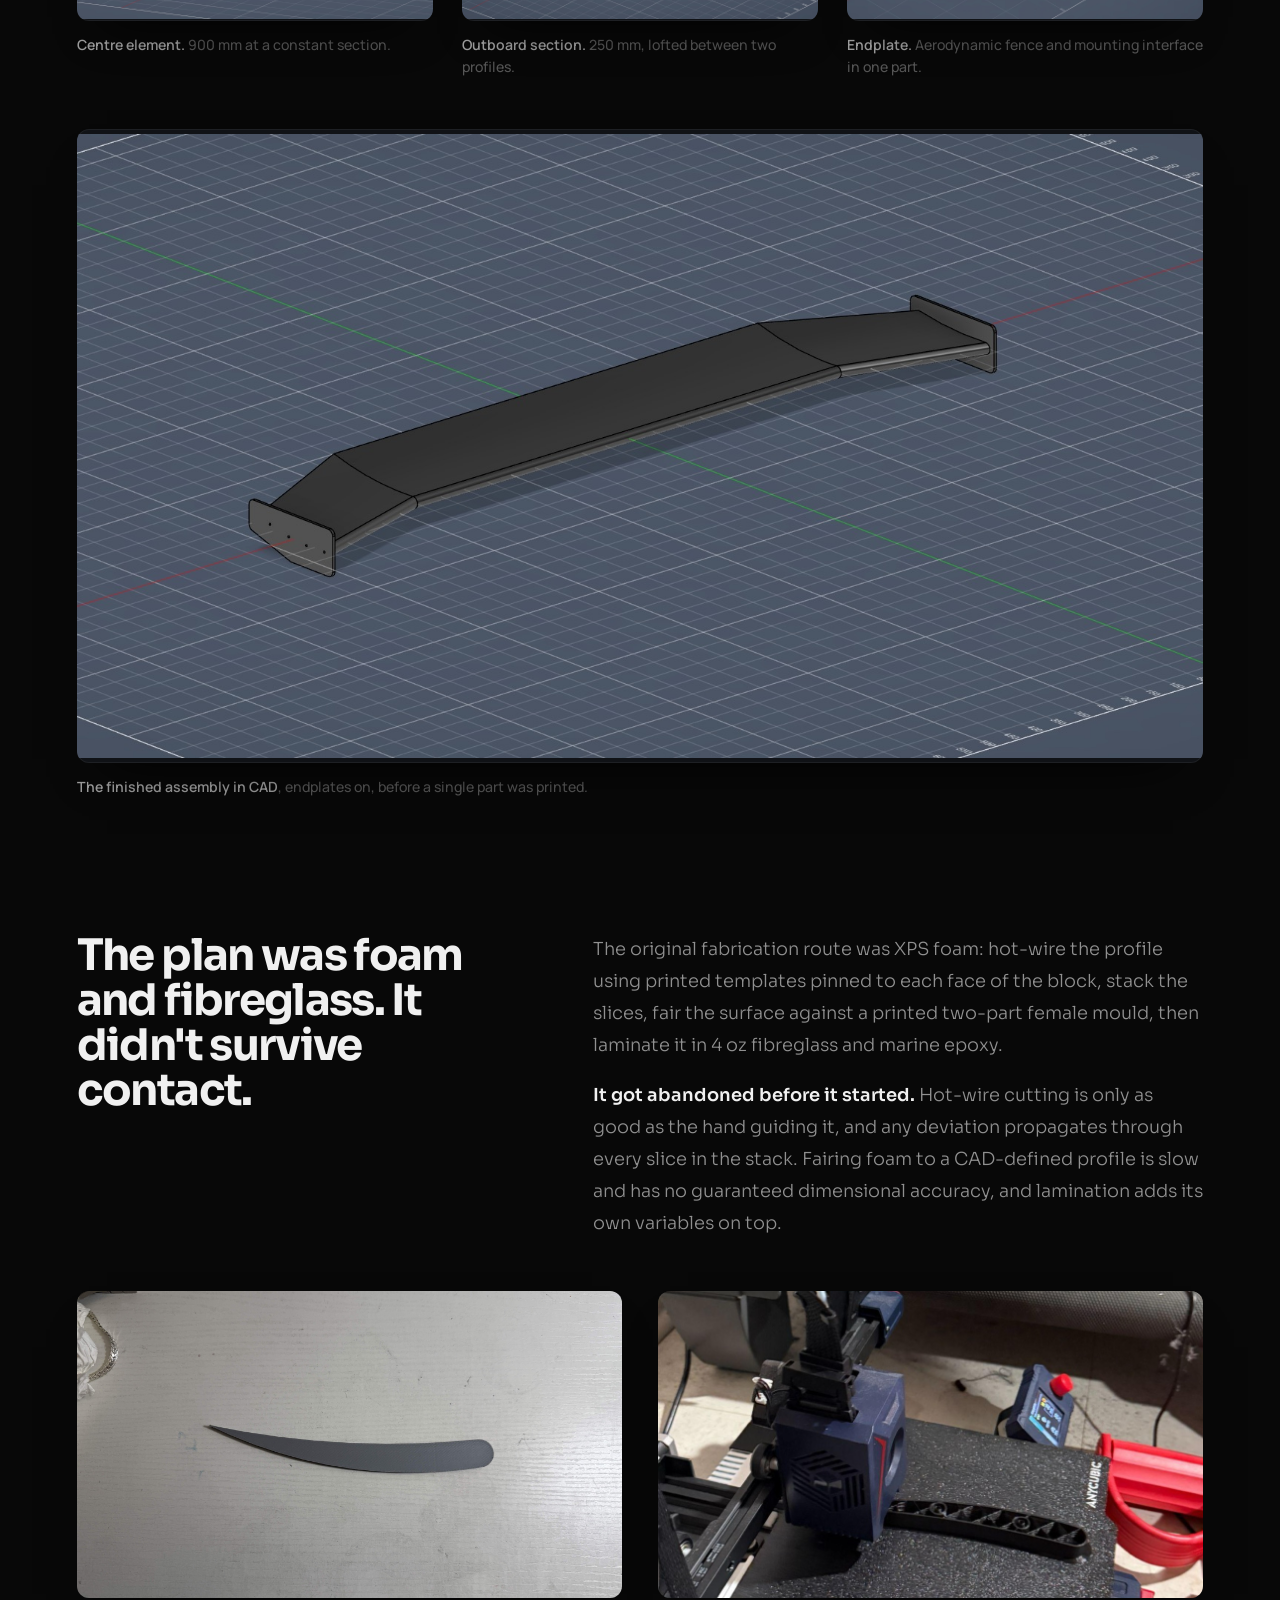
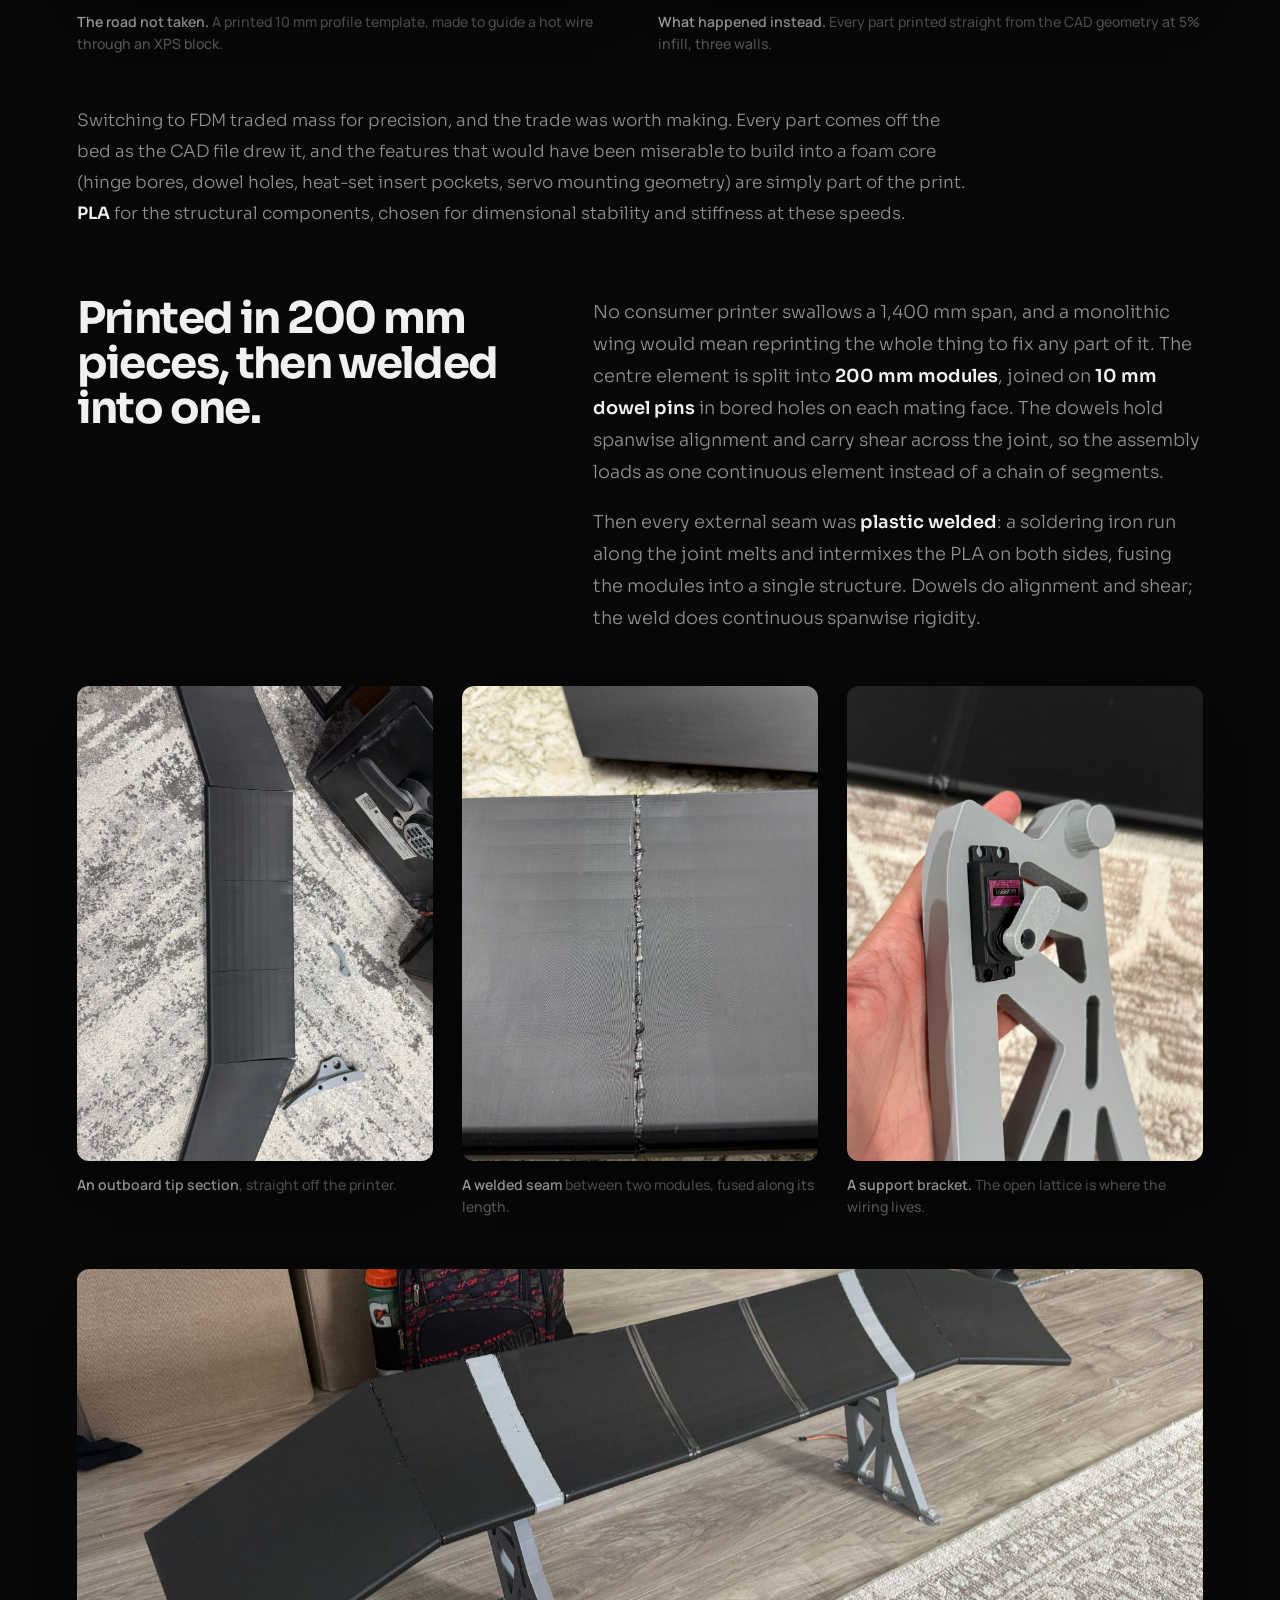
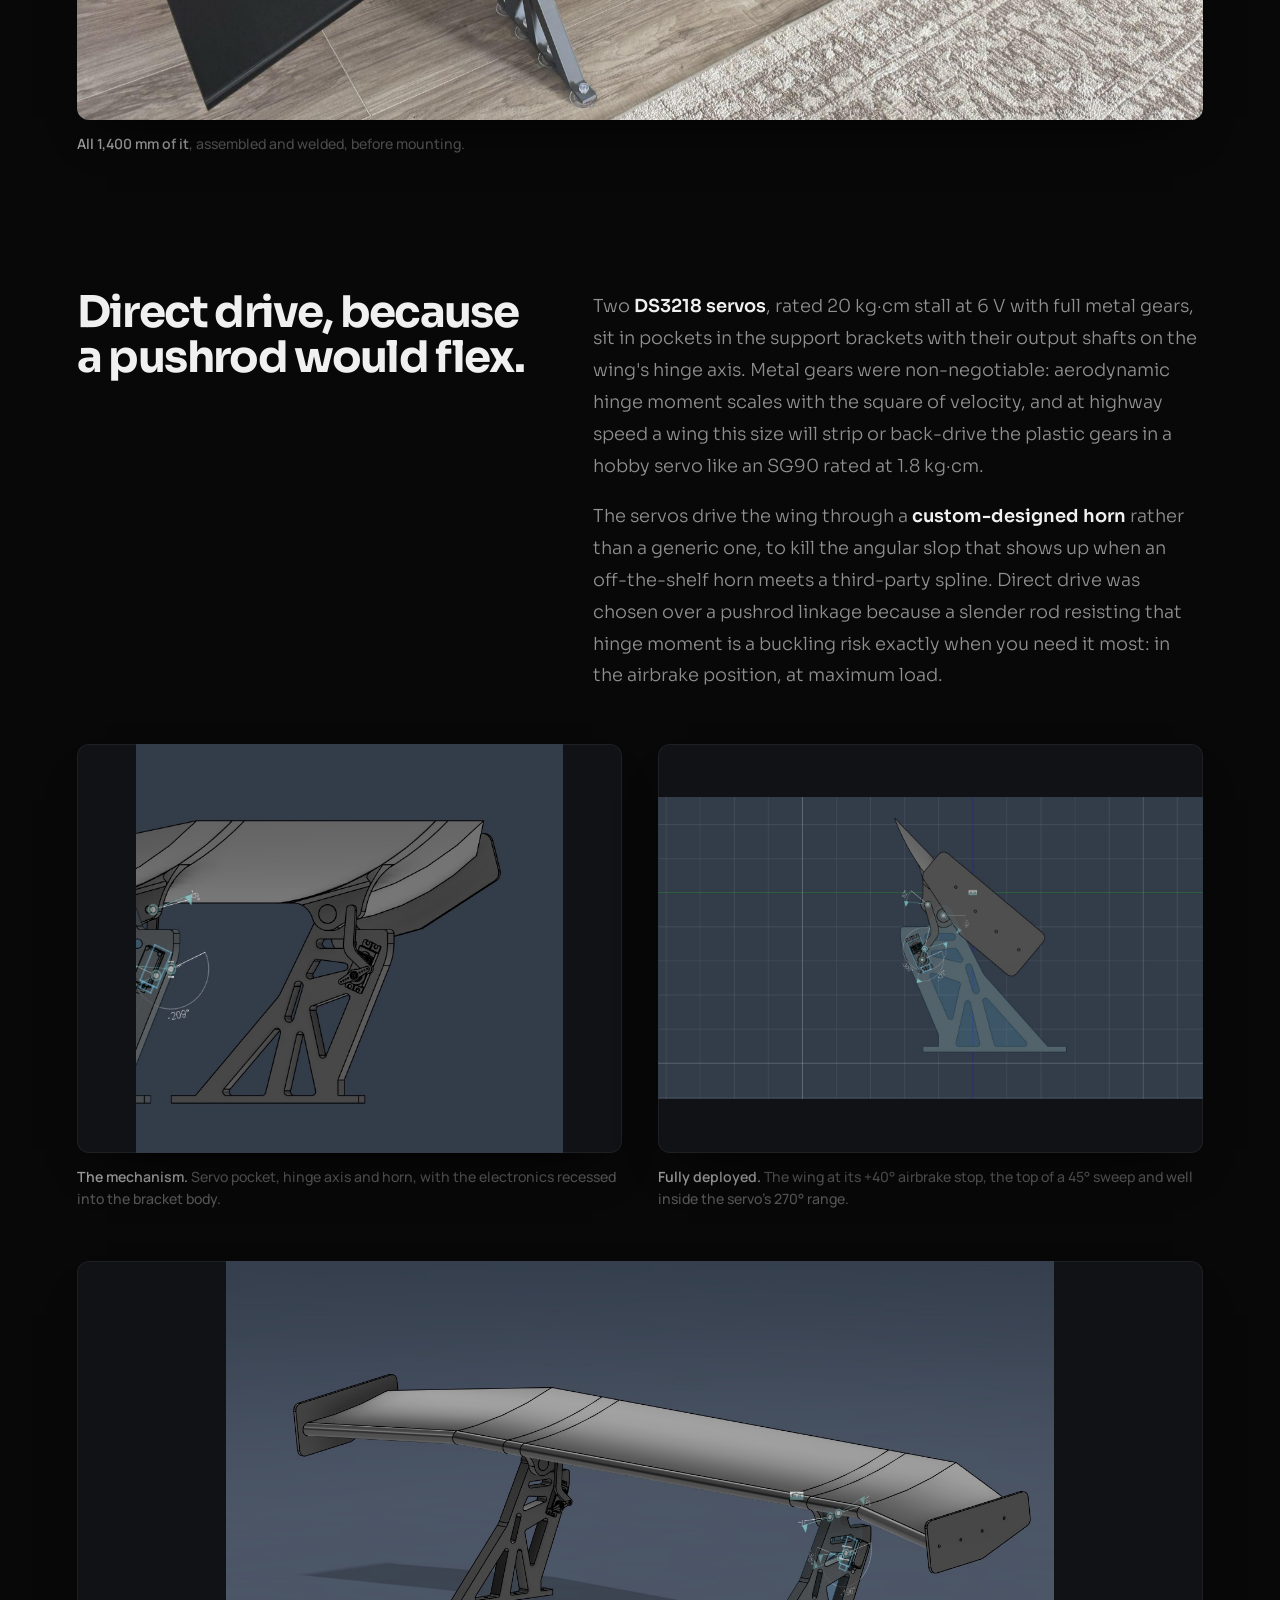
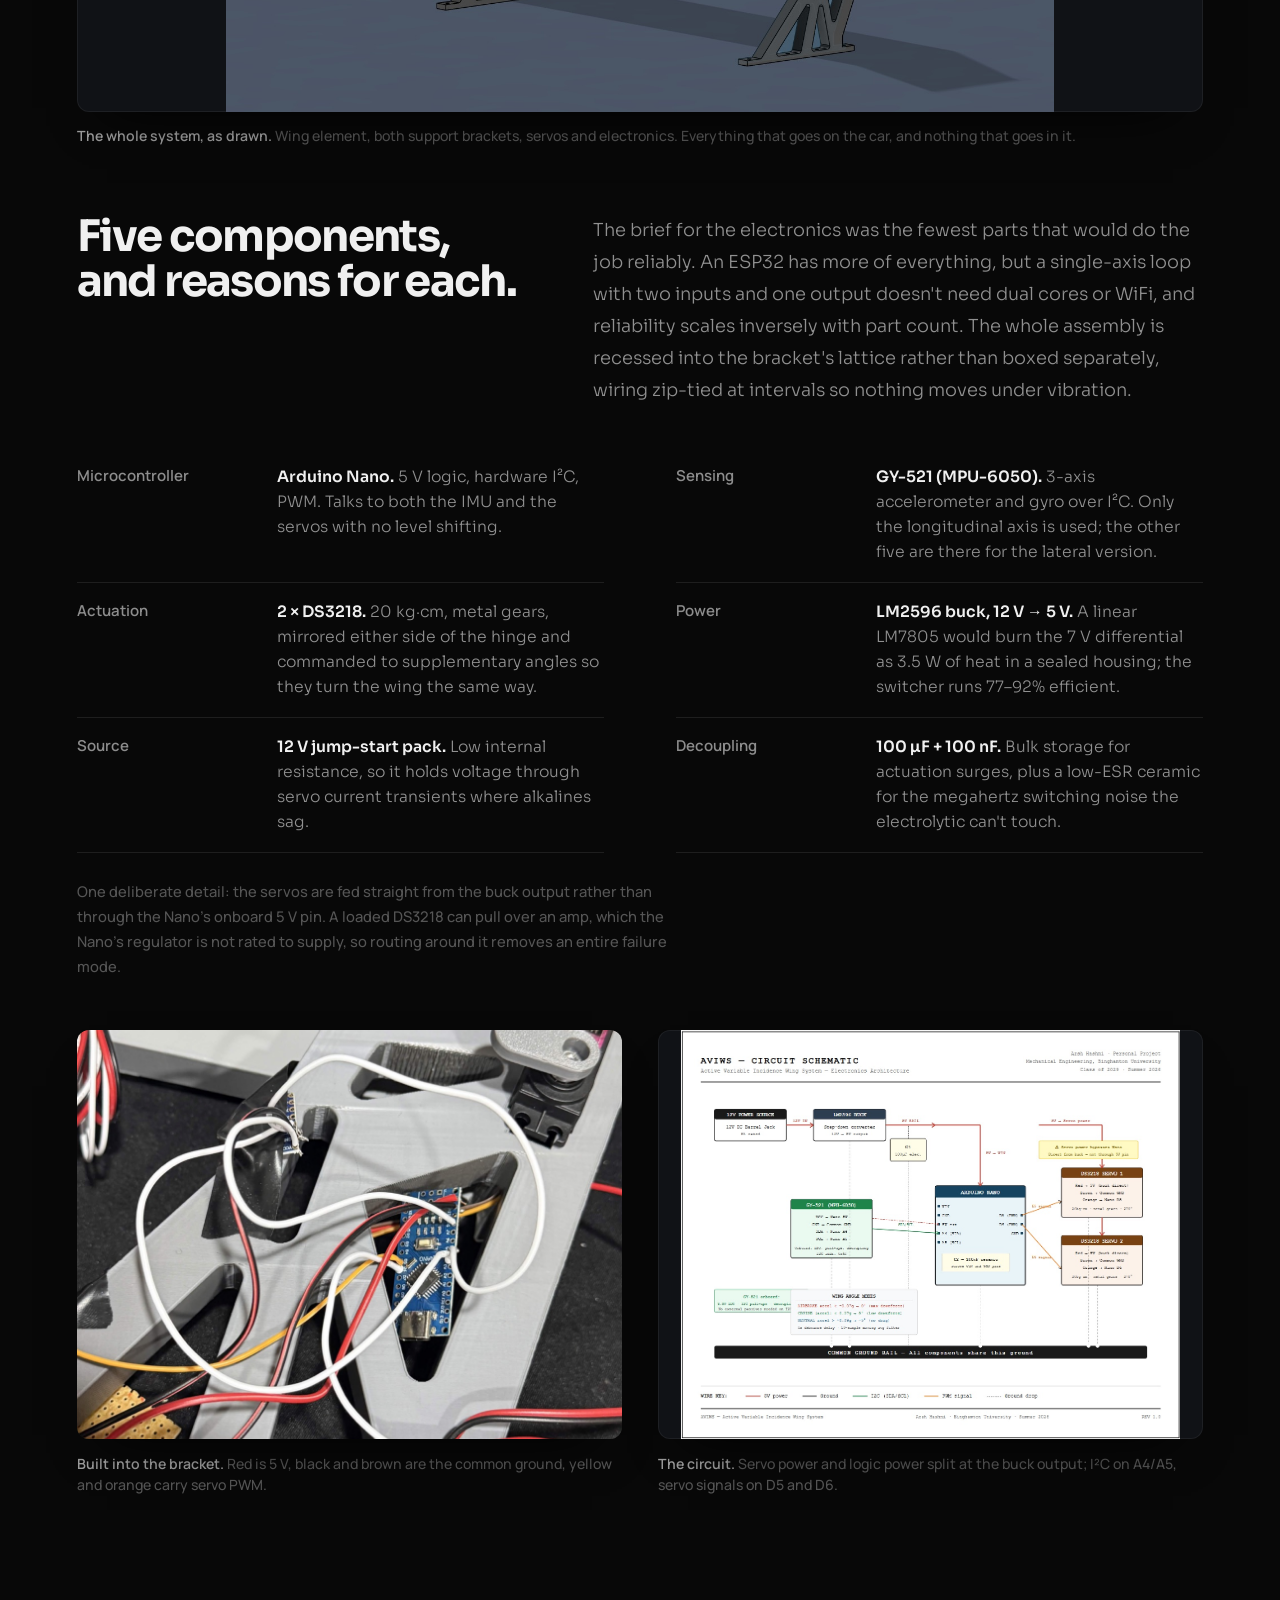
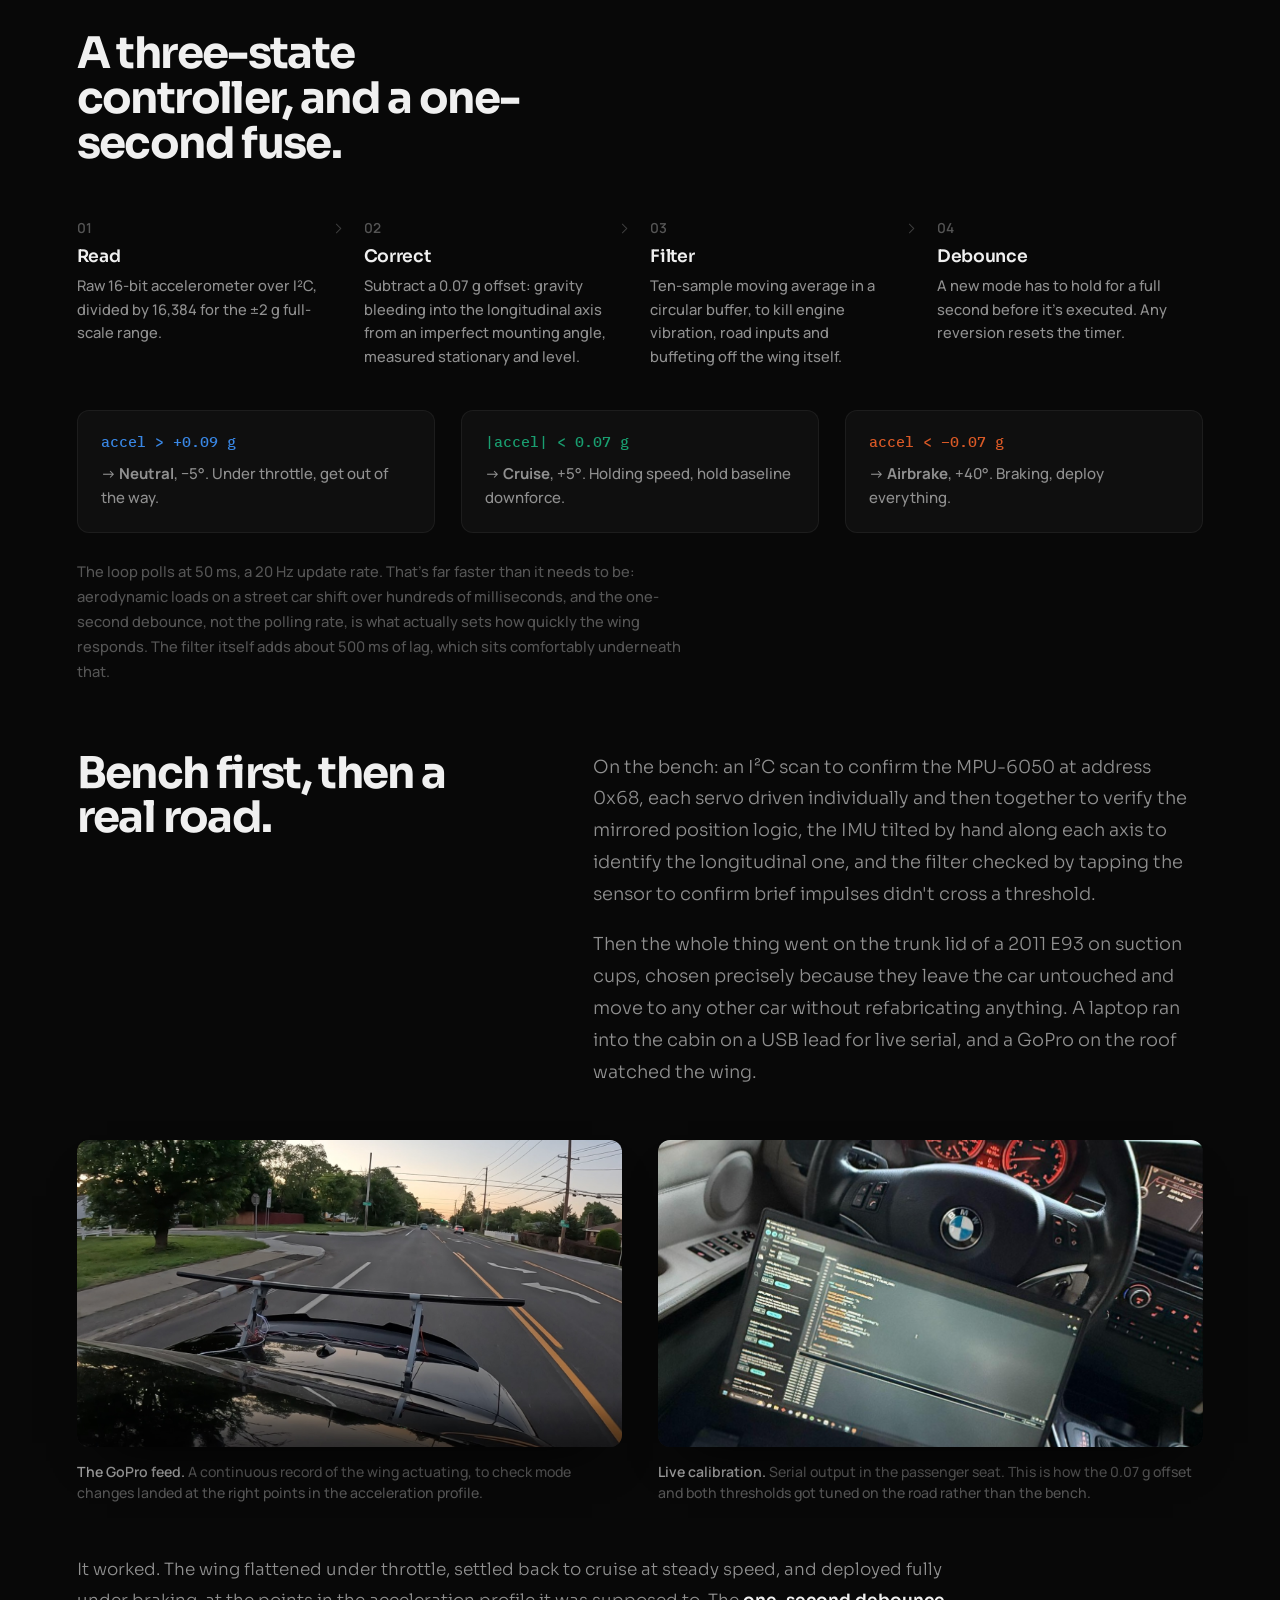
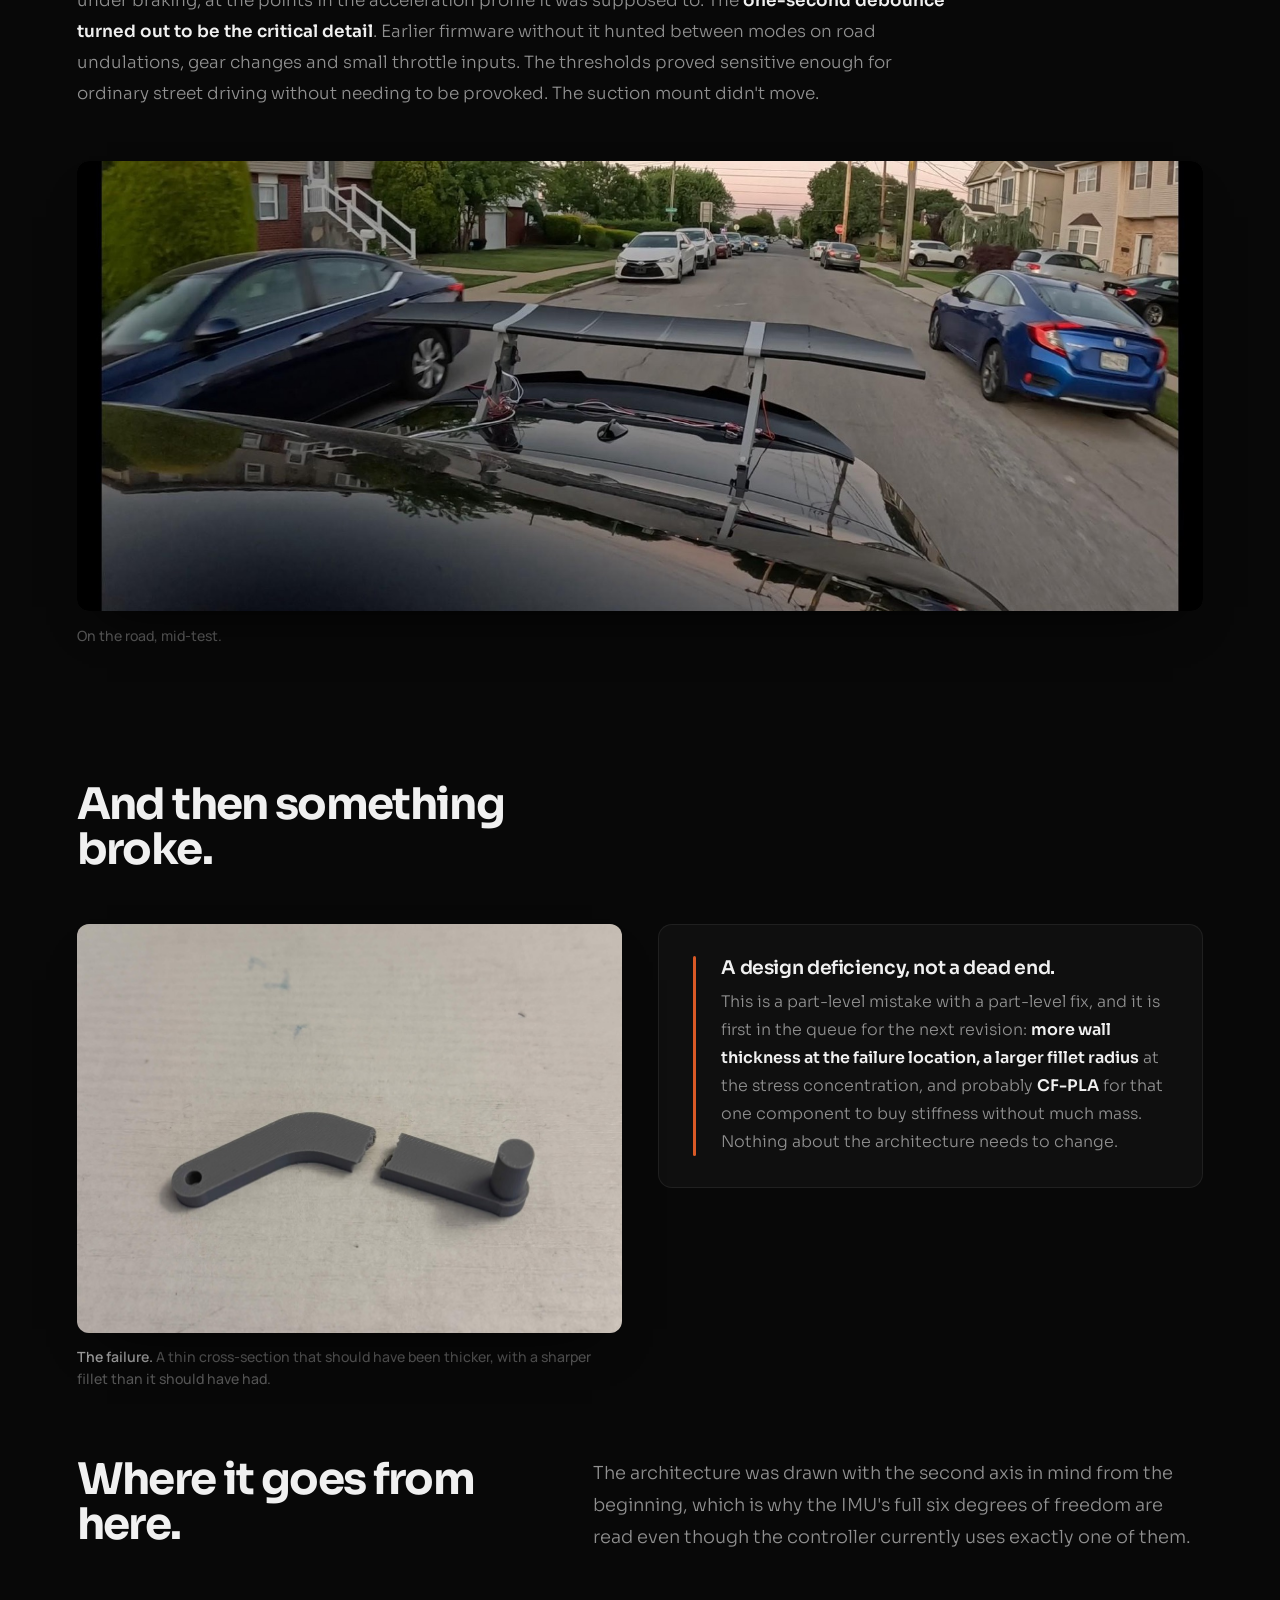
<file: projects/active-aero-wing.html>
<!DOCTYPE html>
<html lang="en" style="background:#080808">
<head>
<meta charset="UTF-8"/>
<meta name="viewport" content="width=device-width, initial-scale=1.0"/>
<meta name="theme-color" content="#080808"/>
<title>AVIWS: Active Variable Incidence Wing System | Arsh Hashmi</title>
<meta name="description" content="A self-contained active rear wing that reads the car's acceleration and moves itself between three aerodynamic modes. CFD-validated, 3D printed, built and tested on a BMW E93."/>
<link rel="canonical" href="https://arshhashmi.com/projects/active-aero-wing"/>
<meta property="og:title" content="AVIWS: Active Variable Incidence Wing System"/>
<meta property="og:description" content="Three modes, no driver input, no vehicle integration. 1,620 N of downforce swing between neutral and airbrake, validated in CFD and on the road."/>
<meta property="og:image" content="https://arshhashmi.com/images/aviws/car-rear.jpg"/>
<link rel="preconnect" href="https://fonts.googleapis.com">
<link rel="preconnect" href="https://fonts.gstatic.com" crossorigin>
<link href="https://fonts.googleapis.com/css2?family=IBM+Plex+Mono:wght@400;500;600&family=Manrope:wght@400;500;600;700&family=Sora:wght@300;400;500;600;700&display=swap" rel="stylesheet">
<style>
*,*::before,*::after{box-sizing:border-box;margin:0;padding:0}
:root{
  --ink:#f0f0f0;
  --paper:#080808;
  --surface:#0f0f0f;
  --surface-2:#141414;
  --fog:#555555;
  --mist:#909090;
  --line:rgba(255,255,255,.09);
  --sans:'Sora',sans-serif;
  --mono:'IBM Plex Mono',monospace;
  --ui:'Manrope',sans-serif;
  --amber:#f59e0b;
  --green:#22c55e;

  /* ── Chart palette ───────────────────────────────────────────────
     The three wing modes, coloured once and used everywhere on the
     page so a mode's colour means the same thing in the CFD strip, the
     bar charts and the state diagram. Dark-mode steps validated as a
     set against this page's #0f0f0f chart surface: lightness band and
     chroma floor pass, worst CVD ΔE 9.4 (deutan), worst normal-vision
     ΔE 20.9, all three ≥3:1 contrast. Every bar also carries a text
     label, so identity is never colour alone. */
  --m-neutral:#3987e5;
  --m-cruise:#199e70;
  --m-airbrake:#d95926;
}
/* hidden has to win against any display rule on this page. Without this a
   class-level display:flex or grid quietly overrides it, and the element
   stays laid out while looking absent. */
[hidden]{display:none !important}
html{
  scroll-behavior:smooth;background:#080808;
  -webkit-text-size-adjust:100%;text-size-adjust:100%;
}
a,button{-webkit-tap-highlight-color:rgba(255,255,255,.12);touch-action:manipulation}
body{
  background:var(--paper);color:var(--ink);
  font-family:var(--sans);overflow-x:hidden;
}
body::before{
  content:'';position:fixed;inset:0;z-index:-1;pointer-events:none;
  background:
    linear-gradient(rgba(255,255,255,.03) 1px,transparent 1px),
    linear-gradient(90deg,rgba(255,255,255,.03) 1px,transparent 1px);
  background-size:40px 40px;
}

/* ── NAV (shared across every sub-page — unchanged) ── */
.pnav{
  position:fixed;top:0;left:0;right:0;z-index:200;height:60px;
  padding:0 5vw;
  display:grid;grid-template-columns:1fr auto 1fr;align-items:center;
  background:rgba(8,8,8,.88);backdrop-filter:blur(20px);
  border-bottom:1px solid var(--line);
}
.pnav-logo{display:flex;align-items:center;text-decoration:none;flex-shrink:0}
.pnav-logo-wordmark{font-family:var(--sans);font-size:.82rem;font-weight:700;letter-spacing:.08em;text-transform:uppercase;color:var(--ink);white-space:nowrap;line-height:1}
.pnav-links{display:flex;list-style:none;align-items:center;gap:.4rem;justify-content:center}
.pnav-links a{font-family:var(--ui);font-size:.82rem;font-weight:600;letter-spacing:-.01em;color:rgba(255,255,255,.72);text-decoration:none;padding:.46rem 1.05rem;border-radius:7px;white-space:nowrap;background:rgba(255,255,255,.08);transition:color .14s,background .14s}
.pnav-links a:hover{color:#fff;background:rgba(255,255,255,.16)}
.pnav-links a.is-active{color:#fff;background:rgba(255,255,255,.14)}
.pnav-right{display:flex;align-items:center;gap:.65rem;justify-self:end}
.pnav-cta{font-family:var(--sans);font-size:.82rem;font-weight:400;letter-spacing:-.01em;color:rgba(255,255,255,.28);text-decoration:none;white-space:nowrap;transition:color .15s}
.pnav-cta:hover{color:rgba(255,255,255,.55)}
@media(max-width:680px){
  .pnav{
    height:auto;padding:.55rem 4vw;row-gap:.5rem;
    grid-template-columns:1fr auto;
  }
  .pnav-logo{grid-column:1;grid-row:1}
  .pnav-right{grid-column:2;grid-row:1}
  .pnav-links{grid-column:1/-1;grid-row:2;justify-content:space-between;gap:.3rem}
  /* Capsules on a phone too. They read as buttons on the desktop bar and
     as bare words here, which made the row look like a caption. */
  .pnav-links a{
    font-size:.78rem;padding:.4rem .62rem;flex:0 0 auto;
    background:rgba(255,255,255,.08);border-radius:8px;
    color:rgba(255,255,255,.74);
    display:flex;align-items:center;min-height:34px;
  }
  .pnav-links a.is-active,.pnav-links a:hover{background:rgba(255,255,255,.2);color:#fff}
  .pnav-logo{min-height:34px;align-items:center}
  .pnav-logo-wordmark{font-size:.76rem}
  .pnav-cta{padding:.5rem 0;font-size:.82rem}
}
.back-fab{
  position:fixed;top:72px;left:1.5rem;z-index:150;
  display:inline-flex;align-items:center;gap:.48rem;
  font-family:var(--mono);font-size:.56rem;font-weight:600;
  letter-spacing:.1em;text-transform:uppercase;
  color:rgba(240,240,240,.42);
  background:rgba(10,10,10,.62);
  backdrop-filter:blur(20px) saturate(160%);-webkit-backdrop-filter:blur(20px) saturate(160%);
  border:1px solid rgba(255,255,255,.08);border-radius:999px;
  padding:.5rem 1rem .5rem .68rem;
  text-decoration:none;
  box-shadow:0 2px 18px rgba(0,0,0,.42),inset 0 1px 0 rgba(255,255,255,.05);
  transition:color .3s cubic-bezier(.16,1,.3,1),border-color .3s cubic-bezier(.16,1,.3,1),background .3s cubic-bezier(.16,1,.3,1),box-shadow .3s cubic-bezier(.16,1,.3,1),transform .3s cubic-bezier(.16,1,.3,1);
}
.back-fab:hover{color:rgba(240,240,240,.95);border-color:rgba(255,255,255,.22);background:rgba(22,22,22,.88);box-shadow:0 4px 26px rgba(0,0,0,.5),inset 0 1px 0 rgba(255,255,255,.1);transform:translateX(-2px)}
.back-fab:active{transform:translateX(-1px) scale(.98);transition-duration:.1s}
.back-fab-icon{display:flex;align-items:center;justify-content:center;width:20px;height:20px;border-radius:50%;background:rgba(255,255,255,.07);border:1px solid rgba(255,255,255,.1);flex-shrink:0;transition:background .3s cubic-bezier(.16,1,.3,1),border-color .3s cubic-bezier(.16,1,.3,1),transform .3s cubic-bezier(.16,1,.3,1)}
.back-fab:hover .back-fab-icon{background:rgba(255,255,255,.14);border-color:rgba(255,255,255,.22);transform:translateX(-1px)}
.back-fab-icon svg{width:9px;height:9px;stroke:currentColor;fill:none;stroke-width:2;stroke-linecap:round;stroke-linejoin:round}
body .back-fab{top:88px;left:1rem}
@media(max-width:900px){ .back-fab{display:none} }
/* View Transitions */
@view-transition{navigation:auto}
::view-transition-old(root){animation:200ms ease-out both vt-out}
::view-transition-new(root){animation:380ms cubic-bezier(.16,1,.3,1) 80ms both vt-in}
@keyframes vt-out{to{opacity:0;transform:translateY(-6px)}}
@keyframes vt-in{from{opacity:0;transform:translateY(10px)}}
.pnav{view-transition-name:site-nav}
.back-fab{view-transition-name:back-fab}
::view-transition-old(site-nav),::view-transition-new(site-nav),::view-transition-old(back-fab),::view-transition-new(back-fab){animation:none;mix-blend-mode:normal}

/* ══════════════════════════════════════════════════════════════════
   HERO
   ══════════════════════════════════════════════════════════════════ */
.phero{
  position:relative;min-height:88vh;
  display:flex;align-items:flex-end;overflow:hidden;
  padding-top:76px;
}
.phero-img{position:absolute;inset:0;width:100%;height:100%;object-fit:cover;filter:saturate(.8) contrast(1.05)}
.phero-scrim{
  position:absolute;inset:0;
  background:
    linear-gradient(to top,var(--paper) 2%,rgba(8,8,8,.55) 42%,rgba(8,8,8,.25) 70%,rgba(8,8,8,.72) 100%);
}
.phero-body{position:relative;z-index:2;width:100%;padding:0 6vw 5.5rem;max-width:1500px;margin:0 auto}
.phero-title{
  font-family:var(--sans);font-size:clamp(2.6rem,6.4vw,6.2rem);font-weight:800;
  letter-spacing:-.045em;line-height:.94;color:var(--ink);max-width:16ch;
}
.phero-line{
  margin-top:1.5rem;max-width:56ch;
  font-size:clamp(1.02rem,1.35vw,1.3rem);font-weight:300;line-height:1.62;
  color:rgba(255,255,255,.82);
}
.phero-meta{
  margin-top:2rem;display:flex;flex-wrap:wrap;gap:.55rem 1.9rem;
  font-family:var(--ui);font-size:.92rem;font-weight:500;color:#8d8d8d;
}
.phero-meta b{color:var(--ink);font-weight:600}

/* ══════════════════════════════════════════════════════════════════
   LAYOUT
   ══════════════════════════════════════════════════════════════════ */
.pwrap{max-width:1500px;margin:0 auto;padding:0 6vw}
.psec{padding:4.25rem 0}
.psec-tight{padding-top:0}
/* Three main sections, with everything else sitting under them as
   subsections. Scale alone carries the hierarchy: a banner runs about half
   again the size of the heads beneath it, so no rules across the page. */
.sec-banner{padding-top:6rem}
.sec-banner .stitle{font-size:clamp(2.6rem,5.4vw,4.6rem);letter-spacing:-.045em}
.sec-banner-first{padding-top:4rem}
.shead-solo{display:block}

/* End of the build: the one place the page asks for something. */
.build-cta{
  display:flex;align-items:center;justify-content:space-between;gap:2rem;
  padding:2.1rem 2.3rem;border-radius:14px;text-decoration:none;color:inherit;
  background:#12161c;box-shadow:inset 0 0 0 1px rgba(255,255,255,.09);
  transition:background .35s ease,box-shadow .35s ease,transform .35s cubic-bezier(.16,1,.3,1);
}
.build-cta:hover{background:#171c24;box-shadow:inset 0 0 0 1px rgba(255,255,255,.2);transform:translateY(-2px)}
.build-cta:focus-visible{outline:2px solid rgba(255,255,255,.55);outline-offset:3px}
.build-cta-txt{display:flex;flex-direction:column;gap:.45rem;min-width:0}
.build-cta-t{font-family:var(--sans);font-size:1.4rem;font-weight:700;letter-spacing:-.03em;color:var(--ink)}
.build-cta-d{font-family:var(--ui);font-size:.96rem;font-weight:500;line-height:1.55;color:var(--mist);max-width:52ch}
.build-cta-arrow{flex-shrink:0;color:var(--ink);transition:transform .35s cubic-bezier(.16,1,.3,1)}
.build-cta:hover .build-cta-arrow{transform:translateX(5px)}

/* A section opens with a heading on the left and its opening paragraph
   on the right — the page's basic editorial unit. */
.shead{display:grid;grid-template-columns:minmax(0,1fr) minmax(0,1.35fr);gap:5vw;align-items:start}
.stitle{
  font-family:var(--sans);font-size:clamp(1.9rem,3.4vw,3.1rem);font-weight:700;
  letter-spacing:-.038em;line-height:1.03;color:var(--ink);
}
.slead{font-size:1.12rem;font-weight:300;line-height:1.78;color:var(--mist)}
.slead p+p{margin-top:1.15rem}
.slead b,.slead strong{color:var(--ink);font-weight:600}

.prose{max-width:74ch;font-size:1.06rem;font-weight:300;line-height:1.82;color:var(--mist)}
.prose p+p{margin-top:1.15rem}
.prose b,.prose strong{color:var(--ink);font-weight:600}
.pnote{
  margin-top:1.6rem;font-family:var(--ui);font-size:.92rem;font-weight:500;
  line-height:1.7;color:var(--fog);max-width:70ch;
}

/* ══════════════════════════════════════════════════════════════════
   FIGURES — the only objects on the page with an edge and a shadow
   ══════════════════════════════════════════════════════════════════ */
/* ── The report, read on the page ──
   The two closing actions sit side by side: build one, or read the whole
   thing. The viewer is a modal so the page underneath keeps its place. */
.ends{display:grid;grid-template-columns:1fr 1fr;gap:1.2rem}
.doc-cta{
  appearance:none;text-align:left;border:0;cursor:pointer;font:inherit;
  display:flex;align-items:center;justify-content:space-between;gap:2rem;
  padding:2.1rem 2.3rem;border-radius:14px;color:inherit;
  background:#12161c;box-shadow:inset 0 0 0 1px rgba(255,255,255,.09);
  transition:background .35s ease,box-shadow .35s ease,transform .35s cubic-bezier(.16,1,.3,1);
}
.doc-cta:hover{background:#171c24;box-shadow:inset 0 0 0 1px rgba(255,255,255,.2);transform:translateY(-2px)}
.doc-cta:focus-visible{outline:2px solid rgba(255,255,255,.55);outline-offset:3px}
.doc-cta-t{font-family:var(--sans);font-size:1.4rem;font-weight:700;letter-spacing:-.03em;color:var(--ink);display:block}
.doc-cta-d{margin-top:.45rem;font-family:var(--ui);font-size:.96rem;font-weight:500;line-height:1.55;color:var(--mist);display:block}
.doc-cta svg{flex-shrink:0;color:var(--ink);transition:transform .35s cubic-bezier(.16,1,.3,1)}
.doc-cta:hover svg{transform:translateX(5px)}

/* ── Viewer ── */
.doc{
  position:fixed;inset:0;z-index:420;display:flex;flex-direction:column;
  background:rgba(4,5,7,.96);-webkit-backdrop-filter:blur(6px);backdrop-filter:blur(6px);
  opacity:0;pointer-events:none;transition:opacity .22s ease;
}
.doc[hidden]{display:none}
.doc:not([hidden]){pointer-events:auto}
.doc.on{opacity:1}
.doc-bar{
  flex:0 0 auto;display:flex;align-items:center;gap:1rem;
  padding:.85rem max(1rem,3vw);border-bottom:1px solid rgba(255,255,255,.12);
}
.doc-name{
  font-family:var(--ui);font-size:.95rem;font-weight:600;color:var(--ink);
  margin-right:auto;min-width:0;overflow:hidden;text-overflow:ellipsis;white-space:nowrap;
}
.doc-btn{
  flex-shrink:0;font-family:var(--ui);font-size:.9rem;font-weight:600;
  color:var(--ink);text-decoration:none;padding:.55rem .9rem;border-radius:9px;
  background:rgba(255,255,255,.1);transition:background .2s ease;
}
.doc-btn:hover{background:rgba(255,255,255,.2)}
.doc-btn:focus-visible{outline:2px solid rgba(255,255,255,.6);outline-offset:2px}
.doc-x{
  flex-shrink:0;width:42px;height:42px;border:0;border-radius:50%;cursor:pointer;
  background:rgba(255,255,255,.1);color:var(--ink);font-size:1.45rem;line-height:1;
  display:flex;align-items:center;justify-content:center;transition:background .2s ease;
}
.doc-x:hover{background:rgba(255,255,255,.22)}
.doc-x:focus-visible{outline:2px solid rgba(255,255,255,.6);outline-offset:2px}
.doc-body{flex:1 1 auto;min-height:0;background:#1b1b1b}
.doc-body iframe{width:100%;height:100%;border:0;display:block}
/* Shown instead of the frame where the browser will not render a PDF
   inline, which is every iOS Safari. */
.doc-fallback{
  height:100%;display:flex;flex-direction:column;align-items:center;justify-content:center;
  gap:1.1rem;padding:2rem 1.5rem;text-align:center;background:var(--paper);
}
.doc-fallback-t{font-family:var(--sans);font-size:1.35rem;font-weight:700;letter-spacing:-.02em;color:var(--ink)}
.doc-fallback-d{font-family:var(--ui);font-size:.98rem;font-weight:500;line-height:1.6;color:var(--mist);max-width:44ch}
.doc-fallback .doc-btn{font-size:1rem;padding:.85rem 1.5rem;background:var(--ink);color:var(--paper)}
.doc-fallback .doc-btn:hover{background:#fff}

@media(max-width:820px){
  .ends{grid-template-columns:1fr;gap:1rem}
}
@media(max-width:700px){
  .doc-cta{padding:1.5rem 1.4rem;gap:1.1rem;border-radius:12px}
  .doc-cta-t{font-size:1.15rem}
  .doc-cta-d{font-size:.9rem}
  .doc-cta svg{width:20px;height:11px}
  .doc-bar{padding:.7rem .8rem;gap:.5rem}
  .doc-name{display:none}
  .doc-btn{font-size:.84rem;padding:.55rem .75rem}
  .doc-x{width:40px;height:40px;margin-left:auto}
}

/* ── Build-guide bar ──
   Sits right under the simulator, because that is the moment someone
   decides they want one. Narrow, so it reads as a signpost rather than as
   the end of the page. */
/* Right-aligned under the simulator, and hugging its content: full width
   left the arrow stranded half a metre from the words it belonged to. */
.gbar-row{display:flex;justify-content:flex-end;margin-top:2rem}
.gbar{
  display:inline-flex;align-items:center;gap:.85rem;
  padding:.9rem 1.3rem;border-radius:11px;
  text-decoration:none;color:inherit;
  background:#12161c;box-shadow:inset 0 0 0 1px rgba(255,255,255,.12);
  transition:background .3s ease,box-shadow .3s ease,gap .3s cubic-bezier(.16,1,.3,1);
}
.gbar:hover{background:#181e26;box-shadow:inset 0 0 0 1px rgba(255,255,255,.26);gap:1.15rem}
.gbar:focus-visible{outline:2px solid rgba(255,255,255,.55);outline-offset:3px}
.gbar-t{font-family:var(--sans);font-size:1rem;font-weight:700;letter-spacing:-.02em;color:var(--ink)}
.gbar-d{font-family:var(--ui);font-size:.92rem;font-weight:500;color:var(--mist)}
.gbar svg{flex-shrink:0;color:var(--ink)}

/* ── The two closing actions are not the same kind of thing ──
   One leaves the page for the guide, the other opens the report over it.
   They were identical cards, so nothing told you which was which. */
.build-cta{
  background:#171d26;
  box-shadow:inset 0 0 0 1px rgba(255,255,255,.2);
}
.build-cta:hover{background:#1d242f;box-shadow:inset 0 0 0 1px rgba(255,255,255,.34)}
.build-cta-t::after{
  content:'Guide';
  margin-left:.7rem;padding:.2rem .5rem;border-radius:6px;vertical-align:middle;
  font-family:var(--ui);font-size:.7rem;font-weight:700;letter-spacing:.02em;
  color:var(--paper);background:var(--ink);
}
/* The report is a reference, so it is quieter, and it says where it opens. */
.doc-cta{background:transparent;box-shadow:inset 0 0 0 1px rgba(255,255,255,.13)}
.doc-cta:hover{background:rgba(255,255,255,.035);box-shadow:inset 0 0 0 1px rgba(255,255,255,.24)}
.doc-cta-t{font-size:1.25rem}
.doc-cta-t::after{
  content:'Opens here';
  margin-left:.7rem;padding:.2rem .5rem;border-radius:6px;vertical-align:middle;
  font-family:var(--ui);font-size:.7rem;font-weight:600;letter-spacing:.02em;
  color:var(--mist);box-shadow:inset 0 0 0 1px rgba(255,255,255,.2);
}
@media(max-width:700px){
  /* One clean line and a full-width tap target on a phone. The sentence
     that goes with it is on the card at the bottom of the page. */
  .gbar-row{display:block;margin-top:1.5rem}
  .gbar{display:flex;justify-content:space-between;width:100%;padding:1rem 1.15rem;gap:1rem}
  .gbar-t{font-size:.99rem}
  .gbar-d{display:none}
  .gbar svg{width:20px;height:11px}
  .doc-cta-t{font-size:1.15rem}
  .build-cta-t::after,.doc-cta-t::after{font-size:.66rem;margin-left:.5rem}
}

/* ── Tap a figure to see it properly ── */
.zoomable{cursor:zoom-in}
.lb{
  position:fixed;inset:0;z-index:400;display:flex;flex-direction:column;
  align-items:center;justify-content:center;gap:1.1rem;padding:4vh 4vw;
  background:rgba(4,5,7,.94);-webkit-backdrop-filter:blur(6px);backdrop-filter:blur(6px);
  opacity:0;pointer-events:none;transition:opacity .22s ease;
}
/* display:flex from an author sheet beats the browser's [hidden] rule, so
   without this the closed overlay stays laid out: a transparent sheet over
   the whole page eating every click on it. Both the display rule and the
   pointer-events default guard against that. */
.lb[hidden]{display:none}
/* Interactive the moment it is shown. Tying this to .on would make it
   depend on a class added in a rAF callback, which is one more thing that
   can not happen. */
.lb:not([hidden]){pointer-events:auto}
.lb.on{opacity:1}
.lb img{
  max-width:100%;max-height:78vh;object-fit:contain;display:block;
  border-radius:10px;box-shadow:0 40px 90px -40px rgba(0,0,0,1);
}
.lb-cap{
  font-family:var(--ui);font-size:.95rem;font-weight:500;line-height:1.55;
  color:var(--mist);max-width:70ch;text-align:center;
}
.lb-close{
  position:absolute;top:max(1.1rem,2.5vh);right:max(1.1rem,2.5vw);
  width:44px;height:44px;border:0;border-radius:50%;cursor:pointer;
  background:rgba(255,255,255,.1);color:var(--ink);font-size:1.5rem;line-height:1;
  display:flex;align-items:center;justify-content:center;
  transition:background .2s ease;
}
.lb-close:hover{background:rgba(255,255,255,.2)}
.lb-close:focus-visible{outline:2px solid rgba(255,255,255,.6);outline-offset:3px}
@media(max-width:700px){
  .lb{padding:3vh 3vw}
  .lb img{max-height:70vh}
  .lb-cap{font-size:.88rem}
}

.fig{margin:0}
.fig-img{
  position:relative;overflow:hidden;border-radius:12px;background:#0a0a0a;
  box-shadow:inset 0 0 0 1px rgba(255,255,255,.06),0 26px 50px -30px rgba(0,0,0,1);
}
.fig-img img{width:100%;height:100%;object-fit:cover;display:block;transition:transform 1.1s cubic-bezier(.16,1,.3,1)}
.fig-img.contain{background:#101216}
.fig-img.contain img{object-fit:contain}
.fig:hover .fig-img img{transform:scale(1.025)}
.fig-cap{
  margin-top:.85rem;font-family:var(--ui);font-size:.88rem;font-weight:500;
  line-height:1.55;color:var(--fog);
}
.fig-cap b{color:#9d9d9d;font-weight:600}
.r43 .fig-img{aspect-ratio:4/3}
.r169 .fig-img{aspect-ratio:16/9}
.r52 .fig-img{aspect-ratio:5/2}
.r34 .fig-img{aspect-ratio:3/4}
.r11 .fig-img{aspect-ratio:1/1}

.grid2{display:grid;grid-template-columns:1fr 1fr;gap:2.2rem}
.grid3{display:grid;grid-template-columns:repeat(3,1fr);gap:1.8rem}
.grid4{display:grid;grid-template-columns:repeat(4,1fr);gap:1.5rem}
.mt3{margin-top:3.2rem}
.mt2{margin-top:2.2rem}

/* Full-bleed plate — used once or twice, for the shots that earn it */
.plate{
  margin:4rem 0 0;border-radius:14px;overflow:hidden;
  box-shadow:inset 0 0 0 1px rgba(255,255,255,.06),0 40px 80px -44px rgba(0,0,0,1);
}
.plate img{width:100%;display:block;aspect-ratio:21/9;object-fit:cover}

/* ══════════════════════════════════════════════════════════════════
   AT A GLANCE
   ══════════════════════════════════════════════════════════════════ */
.glance{
  display:grid;grid-template-columns:repeat(6,1fr);gap:2.4rem 2rem;
  padding:2.8rem 0 0;
}
.gl-v{font-family:var(--sans);font-size:1.72rem;font-weight:700;letter-spacing:-.03em;line-height:1.05;color:var(--ink)}
.gl-k{margin-top:.45rem;font-family:var(--ui);font-size:.88rem;font-weight:500;line-height:1.45;color:var(--fog)}

/* ══════════════════════════════════════════════════════════════════
   THREE MODES
   ══════════════════════════════════════════════════════════════════ */
/* The CFD plots are 3:1 strips, so each mode is a row — plot on the left at
   a size where the streamlines actually read, numbers on the right — rather
   than three narrow columns that would crop the plots to nothing. */
.modes{display:grid;gap:3.4rem;margin-top:3.4rem}
.mode{display:grid;grid-template-columns:1.6fr 1fr;gap:3.2rem;align-items:center}
.mode-shot{
  border-radius:12px;overflow:hidden;background:#eef2f6;aspect-ratio:3/1;
  box-shadow:inset 0 0 0 1px rgba(255,255,255,.08),0 22px 44px -28px rgba(0,0,0,1);
}
.mode-shot img{width:100%;height:100%;object-fit:cover;display:block}
.mode-rule{height:3px;width:56px;border-radius:3px}
.mode-top{display:flex;align-items:baseline;gap:.9rem;margin-top:1.15rem}
.mode-name{font-family:var(--sans);font-size:1.62rem;font-weight:700;letter-spacing:-.03em;color:var(--ink)}
.mode-ang{font-family:var(--sans);font-size:1.62rem;font-weight:700;letter-spacing:-.03em;margin-left:auto}
.mode-when{
  margin-top:.7rem;font-family:var(--ui);font-size:.98rem;font-weight:500;
  line-height:1.6;color:var(--mist);
}
.mode-when em{font-style:normal;color:var(--ink);font-weight:600}
.mode-when b{color:var(--ink);font-weight:700}
.mode-nums{display:flex;gap:2.6rem;margin-top:1.5rem}
.mode-num-v{font-family:var(--sans);font-size:1.34rem;font-weight:600;letter-spacing:-.02em;color:var(--ink)}
.mode-num-k{margin-top:.2rem;font-family:var(--ui);font-size:.86rem;font-weight:500;color:var(--fog)}

/* ══════════════════════════════════════════════════════════════════
   CHARTS
   Two measures on wildly different scales (88–1,709 N of downforce
   against 9–262 N of drag), so they get two charts on two scales —
   never one chart with two axes.
   ══════════════════════════════════════════════════════════════════ */
.charts{display:grid;grid-template-columns:1fr 1fr;gap:4.5rem;margin-top:3.4rem}
.chart-title{font-family:var(--sans);font-size:1.12rem;font-weight:600;letter-spacing:-.02em;color:var(--ink)}
.chart-sub{margin-top:.35rem;font-family:var(--ui);font-size:.88rem;font-weight:500;color:var(--fog)}
.bars{margin-top:1.7rem;display:grid;gap:.95rem}
.bar-row{
  display:grid;grid-template-columns:5.6rem 1fr auto;align-items:center;gap:1rem;
  position:relative;
}
.bar-lab{font-family:var(--ui);font-size:.94rem;font-weight:600;color:var(--mist)}
.bar-track{height:22px;background:rgba(255,255,255,.05);border-radius:5px;overflow:hidden}
/* min-width so the drag chart's small values still render as bars rather
   than specks: neutral and cruise are 3.6% and 3.9% of the airbrake, which
   is a handful of pixels on a narrow column. The exact figure is printed
   on the row either way. */
.bar-fill{
  height:100%;width:var(--w);min-width:10px;border-radius:5px;
  transform-origin:left center;
  animation:barIn 1.1s cubic-bezier(.16,1,.3,1) both;
}
@keyframes barIn{from{transform:scaleX(0)}to{transform:scaleX(1)}}
.bar-val{font-family:var(--sans);font-size:.98rem;font-weight:600;color:var(--ink);white-space:nowrap;font-variant-numeric:tabular-nums}
/* Hover layer: the exact figure, in both unit systems, on the row. */
.bar-row::after{
  content:attr(data-tip);
  position:absolute;left:5.6rem;bottom:calc(100% + 8px);z-index:5;
  padding:.5rem .75rem;border-radius:8px;white-space:nowrap;
  background:#1c1c1c;border:1px solid rgba(255,255,255,.14);
  box-shadow:0 14px 30px -14px rgba(0,0,0,1);
  font-family:var(--ui);font-size:.86rem;font-weight:500;color:var(--ink);
  opacity:0;transform:translateY(3px);pointer-events:none;
  transition:opacity .18s ease,transform .18s ease;
}
.bar-row:hover::after,.bar-row:focus-within::after{opacity:1;transform:translateY(0)}

/* ── Data table: the chart's table view, and the full result set ── */
.tbl-wrap{margin-top:4rem;overflow-x:auto;-webkit-overflow-scrolling:touch;overscroll-behavior-x:contain}
.tbl-hint{display:none;margin-top:.9rem;font-family:var(--ui);font-size:.86rem;font-weight:500;color:var(--fog)}
table.dt{border-collapse:collapse;width:100%;min-width:720px}
table.dt caption{
  text-align:left;padding-bottom:1rem;
  font-family:var(--ui);font-size:.94rem;font-weight:500;color:var(--fog);
}
table.dt th,table.dt td{
  text-align:right;padding:.85rem 1.1rem;
  border-bottom:1px solid var(--line);
  font-family:var(--sans);font-size:.98rem;font-weight:400;color:var(--mist);
  font-variant-numeric:tabular-nums;
}
table.dt th{
  font-family:var(--ui);font-size:.86rem;font-weight:600;color:#8d8d8d;
  border-bottom-color:rgba(255,255,255,.18);
}
table.dt th:first-child,table.dt td:first-child{text-align:left}
table.dt td:first-child{color:var(--ink);font-weight:600}
table.dt tbody tr:last-child td{border-bottom:none}
.dt-swatch{display:inline-block;width:9px;height:9px;border-radius:2px;margin-right:.6rem;vertical-align:baseline}

/* ══════════════════════════════════════════════════════════════════
   CONTROL LOGIC DIAGRAM
   ══════════════════════════════════════════════════════════════════ */
.loop{display:grid;grid-template-columns:repeat(4,1fr);gap:1.3rem;margin-top:3.2rem}
.loop-step{position:relative;padding-right:1.3rem}
.loop-n{font-family:var(--ui);font-size:.86rem;font-weight:600;color:var(--fog)}
.loop-t{margin-top:.5rem;font-family:var(--sans);font-size:1.08rem;font-weight:600;letter-spacing:-.02em;color:var(--ink)}
.loop-d{margin-top:.45rem;font-family:var(--ui);font-size:.92rem;font-weight:500;line-height:1.6;color:var(--mist)}
.loop-step:not(:last-child)::after{
  content:'';position:absolute;right:.2rem;top:.45rem;
  width:7px;height:7px;border-right:1.5px solid rgba(255,255,255,.22);
  border-top:1.5px solid rgba(255,255,255,.22);transform:rotate(45deg);
}
.states{display:grid;grid-template-columns:repeat(3,1fr);gap:1.6rem;margin-top:2.6rem}
.state{padding:1.4rem 1.5rem;border-radius:12px;background:var(--surface);box-shadow:inset 0 0 0 1px rgba(255,255,255,.06)}
.state-if{font-family:var(--mono);font-size:.94rem;font-weight:500;color:var(--ink)}
.state-then{margin-top:.7rem;font-family:var(--ui);font-size:.94rem;font-weight:500;line-height:1.6;color:var(--mist)}
.state-then b{font-weight:700}

/* ══════════════════════════════════════════════════════════════════
   BUILD SPEC LIST
   ══════════════════════════════════════════════════════════════════ */
.kit{display:grid;grid-template-columns:repeat(2,1fr);gap:0 4.5rem;margin-top:2.6rem}
.kit-row{display:grid;grid-template-columns:11rem 1fr;gap:1.5rem;padding:1.05rem 0;border-bottom:1px solid var(--line)}
.kit-k{font-family:var(--ui);font-size:.94rem;font-weight:600;color:#8d8d8d}
.kit-v{font-size:.98rem;font-weight:300;line-height:1.6;color:var(--mist)}
.kit-v b{color:var(--ink);font-weight:600}

/* ── Callout: used for the one failure and the one big finding ── */
.callout{
  margin-top:3rem;padding:2rem 2.2rem;border-radius:14px;
  background:var(--surface);box-shadow:inset 0 0 0 1px rgba(255,255,255,.07);
  display:grid;grid-template-columns:auto 1fr;gap:1.6rem;align-items:start;
}
.callout-mark{width:3px;height:100%;min-height:3.2rem;border-radius:3px;background:var(--m-airbrake)}
.callout.good .callout-mark{background:var(--m-cruise)}
.callout-t{font-family:var(--sans);font-size:1.18rem;font-weight:600;letter-spacing:-.02em;color:var(--ink)}
.callout-d{margin-top:.6rem;font-size:1rem;font-weight:300;line-height:1.75;color:var(--mist);max-width:80ch}
.callout-d b{color:var(--ink);font-weight:600}

/* ── Next-up list ── */
.next{display:grid;grid-template-columns:repeat(3,1fr);gap:2.6rem;margin-top:3rem}
.next-t{font-family:var(--sans);font-size:1.14rem;font-weight:600;letter-spacing:-.02em;color:var(--ink)}
.next-d{margin-top:.6rem;font-size:.98rem;font-weight:300;line-height:1.72;color:var(--mist)}

/* ══════════════════════════════════════════════════════════════════
   FOOTER (shared)
   ══════════════════════════════════════════════════════════════════ */
.pfooter{
  margin-top:5rem;padding:2.6rem 6vw;
  border-top:1px solid var(--line);
  display:flex;align-items:center;justify-content:space-between;gap:1rem;flex-wrap:wrap;
}
.pfooter-brand{font-family:var(--sans);font-size:.92rem;font-weight:600;letter-spacing:.02em;text-decoration:none;color:var(--ink)}
.pfooter-note{font-family:var(--ui);font-size:.9rem;font-weight:500;color:var(--fog)}
.pfooter-back{
  font-family:var(--sans);font-size:.92rem;font-weight:600;letter-spacing:-.01em;
  color:var(--ink);text-decoration:none;padding-bottom:4px;
  background-image:linear-gradient(currentColor,currentColor);
  background-repeat:no-repeat;background-position:0 100%;background-size:100% 1px;
}


/* ══════════════════════════════════════════════════════════════════
   THE SIMULATOR
   The car's own control logic, running in the browser: same 20 Hz
   loop, same ten-sample moving average, same thresholds, same
   one-second debounce. Downforce and drag are interpolated from the
   three CFD points and scaled with the square of velocity, so the
   numbers on screen are the report's numbers.
   ══════════════════════════════════════════════════════════════════ */
.sim{
  display:grid;grid-template-columns:minmax(0,1.68fr) minmax(300px,1fr);
  gap:2.6rem;margin-top:3rem;align-items:start;
}
.sim-stage{
  position:relative;border-radius:14px;overflow:hidden;
  background:radial-gradient(120% 130% at 50% 0%,#12161d 0%,#0b0d11 62%);
  box-shadow:inset 0 0 0 1px rgba(255,255,255,.07),0 30px 60px -34px rgba(0,0,0,1);
  transition:box-shadow .6s ease;
}
.sim-svg{display:block;width:100%;height:auto}
/* The field lines are coloured along their length by local velocity, the
   way the Fusion plots are: bright where the flow accelerates under the
   wing, dark through the separated wake. The tracers on top are the only
   thing that moves, so speed reads without animating the field itself. */
.sim-flow path{fill:none;stroke-width:1.7;stroke-linecap:round}
.sim-tracers path{fill:none;stroke-width:2.4;stroke-linecap:round}
.sim-left{display:flex;flex-direction:column;gap:.8rem;min-width:0}
.sim-legend{display:flex;align-items:center;gap:.55rem}
.sim-legend-k:first-child{margin-right:auto;color:#8d8d8d}
.sim-legend-bar{
  width:112px;height:7px;border-radius:4px;
  background:linear-gradient(90deg,#0e2036,#8cc4ff);
  box-shadow:inset 0 0 0 1px rgba(255,255,255,.14);
}
.sim-legend-k{font-family:var(--ui);font-size:.78rem;font-weight:500;color:#767c88}
.sim-wing-shape{fill:#d7dbe2;stroke:rgba(255,255,255,.5);stroke-width:1.2}
.sim-strut{stroke:#4a505b;stroke-width:5;stroke-linecap:round}
.sim-deck{stroke:#2b3038;stroke-width:2.5;stroke-linecap:round}

/* The mode read-out floats on the stage, where the eye already is. */
.sim-badge{
  position:absolute;left:1.4rem;top:1.3rem;display:flex;align-items:baseline;gap:.75rem;
}
.sim-badge-name{
  font-family:var(--sans);font-size:1.5rem;font-weight:700;letter-spacing:-.03em;
  color:var(--flow,#e6e6e6);transition:color .7s ease;
}
.sim-badge-ang{font-family:var(--sans);font-size:1.5rem;font-weight:700;letter-spacing:-.03em;color:rgba(255,255,255,.42)}
.sim-pending{
  position:absolute;left:1.4rem;top:3.5rem;
  font-family:var(--ui);font-size:.86rem;font-weight:500;color:#7d838f;
  opacity:0;transition:opacity .25s ease;
}
.sim-pending.on{opacity:1}
.sim-speed{
  position:absolute;right:1.5rem;top:1.2rem;text-align:right;
}
.sim-speed-v{
  font-family:var(--sans);font-size:3.1rem;font-weight:800;letter-spacing:-.045em;
  line-height:.9;color:var(--ink);font-variant-numeric:tabular-nums;
}
.sim-speed-k{margin-top:.3rem;font-family:var(--ui);font-size:.86rem;font-weight:500;color:#7d838f}

/* ── Side panel ── */
.sim-side{display:flex;flex-direction:column;gap:1.5rem}

.sim-g{padding-bottom:.2rem}
.sim-g-head{display:flex;align-items:baseline;justify-content:space-between;gap:1rem}
.sim-g-k{font-family:var(--ui);font-size:.9rem;font-weight:600;color:#8d8d8d}
.sim-g-v{font-family:var(--sans);font-size:1.05rem;font-weight:600;color:var(--ink);font-variant-numeric:tabular-nums}
/* The gate: centre is zero, the two ticks are the firmware thresholds. */
.sim-g-track{
  position:relative;height:26px;margin-top:.7rem;border-radius:6px;
  background:rgba(255,255,255,.045);overflow:hidden;
}
.sim-g-zone{position:absolute;top:0;bottom:0;background:rgba(255,255,255,.05)}
.sim-g-tick{position:absolute;top:0;bottom:0;width:1px;background:rgba(255,255,255,.26)}
.sim-g-fill{
  position:absolute;top:5px;bottom:5px;border-radius:3px;
  background:var(--flow,#6f7683);transition:background .7s ease;
}
.sim-g-scale{
  display:flex;justify-content:space-between;margin-top:.45rem;
  font-family:var(--ui);font-size:.8rem;font-weight:500;color:var(--fog);
}

.sim-out{display:grid;grid-template-columns:1fr 1fr;gap:1.4rem}
.sim-out-v{font-family:var(--sans);font-size:1.45rem;font-weight:700;letter-spacing:-.03em;color:var(--ink);font-variant-numeric:tabular-nums}
.sim-out-k{margin-top:.28rem;font-family:var(--ui);font-size:.86rem;font-weight:500;line-height:1.4;color:var(--fog)}

.sim-pedals{display:grid;grid-template-columns:1fr 1fr;gap:1rem;margin-top:auto}
.pedal{
  appearance:none;border:0;cursor:pointer;
  padding:1.15rem 1rem;border-radius:11px;
  font-family:var(--sans);font-size:1rem;font-weight:600;letter-spacing:-.01em;
  color:var(--ink);background:#181b20;
  box-shadow:inset 0 0 0 1px rgba(255,255,255,.09);
  transition:background .12s ease,box-shadow .12s ease,transform .12s ease;
  /* Holding is the whole interaction, so suppress everything iOS does to a
     long press: the callout menu, the selection, and the scroll. */
  touch-action:none;user-select:none;-webkit-user-select:none;
  -webkit-touch-callout:none;
}
.pedal:hover{background:#1e222a}
.pedal.is-down{transform:translateY(2px)}
.pedal-gas.is-down{background:#14402f;box-shadow:inset 0 0 0 1px rgba(25,158,112,.85)}
.pedal-brake.is-down{background:#43200f;box-shadow:inset 0 0 0 1px rgba(217,89,38,.85)}
.pedal:focus-visible{outline:2px solid rgba(255,255,255,.55);outline-offset:3px}
.pedal-key{display:block;margin-top:.3rem;font-family:var(--ui);font-size:.8rem;font-weight:500;color:#7d838f}

@media(max-width:1100px){
  /* align-items:start is right for the two-column desktop layout and wrong
     here: in a flex column it stops the stage stretching to the full width. */
  .sim{display:flex;flex-direction:column;gap:1.15rem;align-items:stretch}
  .sim-left,.sim-side{display:contents}
  .sim-stage{order:1}
  .sim-pedals{order:2;margin-top:0}
  .sim-g{order:3}
  .sim-out{order:4}
  .sim-legend{order:5}
}
@media(max-width:760px){
  /* The 900x340 viewBox collapses to a 130px-tall sliver at phone width and
     the wing disappears. JS swaps in a tighter viewBox around the wing; these
     sizes stop the overlays crowding the smaller stage. */
  .sim-speed-v{font-size:2.1rem}
  .sim-speed-k{font-size:.8rem}
  .sim-badge{left:1rem;top:.95rem;gap:.55rem}
  .sim-badge-name,.sim-badge-ang{font-size:1.15rem}
  .sim-pending{left:1rem;top:2.75rem;font-size:.8rem}
  .sim-legend{gap:.45rem}
  .sim-legend-bar{width:74px;height:6px}
  .sim-legend-k{font-size:.76rem}
  .sim-speed{right:1.1rem;top:.85rem}
  .sim-out{gap:1rem}
  .sim-out-v{font-size:1.3rem}
  .sim-g-track{height:30px}
  /* Thumbs, not cursors. */
  .pedal{padding:1.35rem 1rem;font-size:1.05rem;border-radius:13px}
  .pedal-key{font-size:.82rem}
  .sim-pedals{gap:.8rem}
}

/* ══════════════════════════════════════════════════════════════════
   RESPONSIVE — desktop is the target; these keep phones honest
   ══════════════════════════════════════════════════════════════════ */
@media(max-width:1180px){
  .glance{grid-template-columns:repeat(3,1fr)}
  .charts{grid-template-columns:1fr;gap:3.4rem}
  .loop{grid-template-columns:1fr 1fr}
  .loop-step:nth-child(2)::after{display:none}
}
@media(max-width:900px){
  .shead{grid-template-columns:1fr;gap:1.6rem}
  .states,.next,.grid3,.grid4{grid-template-columns:1fr}
  .mode{grid-template-columns:1fr;gap:1.5rem}
  .kit{grid-template-columns:1fr;gap:0}
  .psec{padding:4.4rem 0}
}
@media(max-width:700px){
  /* svh is the viewport with the Safari toolbar showing, so the hero always
     fits on first paint instead of hiding its own meta line behind the bar.
     vh stays as the fallback for anything that doesn't know svh. */
  .phero{min-height:78vh;padding-top:116px}
  .phero-body{padding:0 5vw 3rem}
  .grid2{grid-template-columns:1fr;gap:1.6rem}
  .glance{grid-template-columns:1fr 1fr;gap:1.8rem 1.4rem}
  .loop{grid-template-columns:1fr}
  .loop-step::after{display:none!important}
  .loop-step{padding-right:0}
  .plate img{aspect-ratio:16/9}
  .callout{grid-template-columns:1fr;gap:1rem}
  .callout-mark{width:100%;height:3px;min-height:0}
  .bar-row{grid-template-columns:4.6rem 1fr auto;gap:.7rem}
  .kit-row{grid-template-columns:1fr;gap:.3rem}
  .tbl-hint{display:block}
  .psec{padding:2.8rem 0}
  /* On a phone the three main titles were 35px against 28px for the
     subsection heads, close enough that the page read as one flat list.
     Scale does the separating here, so it has to be a real gap: the
     banners now run about 1.8x the heads under them, and carry more
     weight. */
  .sec-banner{padding-top:3.6rem}
  .sec-banner-first{padding-top:2.4rem}
  .sec-banner .stitle{font-size:clamp(2.5rem,11.6vw,3.6rem);font-weight:800;line-height:.98}
  .build-cta{padding:1.5rem 1.4rem;gap:1.1rem;border-radius:12px}
  .build-cta-t{font-size:1.15rem}
  .build-cta-d{font-size:.9rem}
  .build-cta-arrow{width:20px;height:11px}
  .pwrap{padding:0 5vw}
  .stitle{font-size:clamp(1.55rem,6.6vw,2.05rem)}
  .slead{font-size:1.04rem;line-height:1.7}
  .prose{font-size:1.02rem;line-height:1.75}
  .fig-cap,.pnote{font-size:.92rem}
  .pfooter{padding:2rem 5vw;gap:1.1rem}
  .pfooter-back{padding:.6rem 0}
  .pfooter-brand{display:inline-block;padding:.6rem 0}
  .pfooter-note{width:100%}
}
@supports (height:100svh){
  @media(max-width:700px){ .phero{min-height:78svh} }
}
@media(prefers-reduced-motion:reduce){
  .bar-fill{animation:none}
  .fig:hover .fig-img img{transform:none}
}


.pfooter-legal{display:flex;align-items:center;gap:.9rem;font-family:'Manrope',sans-serif;font-size:.88rem;font-weight:500}
.pfooter-legal a{color:#7d7d7d;text-decoration:none}
.pfooter-legal a:hover{color:#f0f0f0}
.pfooter-legal span{color:#3d3d3d}
@media(max-width:700px){.pfooter-legal{width:100%;padding:.35rem 0}}

/* Five links don't fit one phone row at full length, so the long labels
   swap for one word each there (What I Built -> Builds, and so on). */
.nav-short{display:none}
@media(max-width:680px){.nav-long{display:none}.nav-short{display:inline}}
</style>
</head>
<body>

<!-- NAV -->
<nav class="pnav">
  <a href="../index.html#hero-name" class="pnav-logo">
    <span class="pnav-logo-wordmark">ENGINEERINGWITHARSH</span>
  </a>
  <ul class="pnav-links">
    <li><a href="../index.html#hero-name">Home</a></li>
    <li><a href="../builds.html" class="is-active"><span class="nav-long">What I Built</span><span class="nav-short">Builds</span></a></li>
    <li><a href="../guides.html"><span class="nav-long">How-To Guides</span><span class="nav-short">Guides</span></a></li>
    <li><a href="../my-picks.html"><span class="nav-long">My Picks</span><span class="nav-short">Picks</span></a></li>
    <li><a href="../about.html"><span class="nav-long">About Me</span><span class="nav-short">About</span></a></li>
  </ul>
  <div class="pnav-right">
    <a href="../contact.html" class="pnav-cta">Contact</a>
  </div>
</nav>
<a href="javascript:history.back()" class="back-fab" aria-label="Go back">
  <span class="back-fab-icon"><svg viewBox="0 0 9 9"><polyline points="6,1 2,4.5 6,8"/></svg></span>
  Back
</a>

<!-- ═══════════════════════════════════════════════ HERO ══ -->
<section class="phero">
  <video class="phero-img" data-inview-video
         data-src="../videos/active-aero-wing-hero.mp4"
         poster="../images/aviws/car-rear.jpg"
         muted playsinline loop preload="none"
         aria-label="The wing shifting its angle of incidence during an on-car test run"></video>
  <div class="phero-scrim"></div>
  <div class="phero-body">
    <h1 class="phero-title">Active Variable Incidence Wing System</h1>
    <p class="phero-line">A rear wing that reads the car's acceleration and moves itself
       between three aerodynamic modes.</p>
  </div>
</section>

<div class="pwrap">

  <!-- ═════════════════════════════════════════ SIMULATOR ══ -->
  <section class="psec sec-banner sec-banner-first sim-sec">
    <div class="shead shead-solo">
      <h2 class="stitle">Try it out.</h2>
    </div>

    <div class="sim" id="sim">
      <div class="sim-left">
      <div class="sim-stage">
        <svg class="sim-svg" viewBox="0 0 900 340" role="img"
             aria-label="Side view of the wing in a stream of air. The wing changes angle as you use the throttle and brake.">
          <defs id="simDefs"></defs>
          <g class="sim-flow" id="simFlow"></g>
          <g class="sim-tracers" id="simTracers"></g>
          <line class="sim-deck" x1="120" y1="300" x2="780" y2="300"/>
          <line class="sim-strut" x1="396" y1="299" x2="430" y2="200"/>
          <line class="sim-strut" x1="464" y1="299" x2="430" y2="200"/>
          <g id="simWing">
            <path class="sim-wing-shape" id="simFoil" transform="translate(430,200)"/>
          </g>
        </svg>

        <div class="sim-badge">
          <span class="sim-badge-name" id="simMode">Cruise</span>
          <span class="sim-badge-ang" id="simAngle">+5°</span>
        </div>
        <div class="sim-pending" id="simPending">Debouncing</div>

        <div class="sim-speed">
          <div class="sim-speed-v" id="simSpeed">0</div>
          <div class="sim-speed-k">mph</div>
        </div>
      </div>

      <div class="sim-legend">
        <span class="sim-legend-k">Airspeed over the section</span>
        <span class="sim-legend-k">slow</span>
        <span class="sim-legend-bar" id="simLegend"></span>
        <span class="sim-legend-k">fast</span>
      </div>
      </div>

      <div class="sim-side">
        <div class="sim-g">
          <div class="sim-g-head">
            <span class="sim-g-k">Longitudinal acceleration</span>
            <span class="sim-g-v" id="simG">0.00 g</span>
          </div>
          <div class="sim-g-track">
            <div class="sim-g-zone" id="simZone"></div>
            <div class="sim-g-tick" id="simTickLo"></div>
            <div class="sim-g-tick" id="simTickHi"></div>
            <div class="sim-g-fill" id="simGFill"></div>
          </div>
          <div class="sim-g-scale"><span>−1.0 g</span><span>0</span><span>+1.0 g</span></div>
        </div>

        <div class="sim-out">
          <div>
            <div class="sim-out-v" id="simDf">0 N</div>
            <div class="sim-out-k">Downforce at this speed</div>
          </div>
          <div>
            <div class="sim-out-v" id="simDg">0 N</div>
            <div class="sim-out-k">Drag at this speed</div>
          </div>
        </div>

        <div class="sim-pedals">
          <button type="button" class="pedal pedal-brake" id="pedBrake">
            Brake<span class="pedal-key">hold, or press S</span>
          </button>
          <button type="button" class="pedal pedal-gas" id="pedGas">
            Throttle<span class="pedal-key">hold, or press W</span>
          </button>
        </div>
      </div>
    </div>

    <div class="gbar-row">
      <a class="gbar" href="../guides/active-aero-wing.html">
        <span class="gbar-t">Build one yourself</span>
        <span class="gbar-d">Parts, print settings and the full how-to</span>
        <svg width="26" height="14" viewBox="0 0 26 14" fill="none" aria-hidden="true">
          <path d="M1 7h22M18 2l5 5-5 5" stroke="currentColor" stroke-width="1.7"
                stroke-linecap="round" stroke-linejoin="round"/>
        </svg>
      </a>
    </div>
  </section>

  <!-- ═════════════════════════════════════════ THE NUMBERS ══ -->
  <section class="psec sec-banner">
    <div class="shead shead-solo">
      <h2 class="stitle">The numbers.</h2>
    </div>
  </section>

  <!-- ═════════════════════════════════════════ THREE MODES ══ -->
  <section class="psec psec-tight">
    <div class="shead">
      <h3 class="stitle">Three modes, chosen by the accelerometer.</h3>
      <div class="slead">
        <p>Every angle was simulated in Autodesk Fusion CFD before anything got printed.
           The plots are the airflow through the wing at each one.</p>
      </div>
    </div>

    <div class="modes">
      <div class="mode">
        <div class="mode-shot"><img src="../images/aviws/cfd-neutral.jpg"
             alt="CFD streamlines at minus 5 degrees: flow stays attached and almost undisturbed" loading="lazy" decoding="async"></div>
        <div class="mode-txt">
          <div class="mode-rule" style="background:var(--m-neutral)"></div>
          <div class="mode-top">
            <span class="mode-name">Neutral</span>
            <span class="mode-ang" style="color:var(--m-neutral)">−5°</span>
          </div>
          <p class="mode-when"><b>Under throttle:</b> the wing lies almost flat so it is barely fighting the air. The least drag of the three, which means quicker acceleration and a higher top speed.</p>
          <div class="mode-nums">
            <div><div class="mode-num-v">88.4 N</div><div class="mode-num-k">Downforce</div></div>
            <div><div class="mode-num-v">9.4 N</div><div class="mode-num-k">Drag</div></div>
          </div>
        </div>
      </div>

      <div class="mode">
        <div class="mode-shot"><img src="../images/aviws/cfd-cruise.jpg"
             alt="CFD streamlines at plus 5 degrees: flow bends around the wing but stays attached" loading="lazy" decoding="async"></div>
        <div class="mode-txt">
          <div class="mode-rule" style="background:var(--m-cruise)"></div>
          <div class="mode-top">
            <span class="mode-name">Cruise</span>
            <span class="mode-ang" style="color:var(--m-cruise)">+5°</span>
          </div>
          <p class="mode-when"><b>Holding a steady speed:</b> a small angle buys real grip for almost no drag. Ten times the downforce of neutral for less than a newton more, which makes this the efficient one.</p>
          <div class="mode-nums">
            <div><div class="mode-num-v">882.4 N</div><div class="mode-num-k">Downforce</div></div>
            <div><div class="mode-num-v">10.3 N</div><div class="mode-num-k">Drag</div></div>
          </div>
        </div>
      </div>

      <div class="mode">
        <div class="mode-shot"><img src="../images/aviws/cfd-airbrake.jpg"
             alt="CFD streamlines at plus 40 degrees: flow separates off the upper surface into a large slow wake" loading="lazy" decoding="async"></div>
        <div class="mode-txt">
          <div class="mode-rule" style="background:var(--m-airbrake)"></div>
          <div class="mode-top">
            <span class="mode-name">Airbrake</span>
            <span class="mode-ang" style="color:var(--m-airbrake)">+40°</span>
          </div>
          <p class="mode-when"><b>Under braking:</b> the wing stands up into the air and becomes a brake. Maximum downforce to plant the car, plus a wall of drag that helps slow it down.</p>
          <div class="mode-nums">
            <div><div class="mode-num-v">1,708.8 N</div><div class="mode-num-k">Downforce</div></div>
            <div><div class="mode-num-v">262.0 N</div><div class="mode-num-k">Drag</div></div>
          </div>
        </div>
      </div>
    </div>
  </section>

  <!-- ═════════════════════════════════════════ RESULTS ══ -->
  <section class="psec psec-tight">
    <div class="shead">
      <h3 class="stitle">What the simulation actually said.</h3>
    </div>

    <div class="charts">
      <figure class="fig" style="margin:0">
        <figcaption class="chart-title">Downforce by mode</figcaption>
        <div class="chart-sub">Newtons at 30 mph. Higher is more grip.</div>
        <div class="bars">
          <div class="bar-row" tabindex="0" data-tip="Neutral, −5°: 88.4 N (19.9 lb)">
            <span class="bar-lab">Neutral</span>
            <div class="bar-track"><div class="bar-fill" style="--w:5.2%;background:var(--m-neutral)"></div></div>
            <span class="bar-val">88.4 N</span>
          </div>
          <div class="bar-row" tabindex="0" data-tip="Cruise, +5°: 882.4 N (198.4 lb)">
            <span class="bar-lab">Cruise</span>
            <div class="bar-track"><div class="bar-fill" style="--w:51.6%;background:var(--m-cruise)"></div></div>
            <span class="bar-val">882.4 N</span>
          </div>
          <div class="bar-row" tabindex="0" data-tip="Airbrake, +40°: 1,708.8 N (384.1 lb)">
            <span class="bar-lab">Airbrake</span>
            <div class="bar-track"><div class="bar-fill" style="--w:100%;background:var(--m-airbrake)"></div></div>
            <span class="bar-val">1,708.8 N</span>
          </div>
        </div>
      </figure>

      <figure class="fig" style="margin:0">
        <figcaption class="chart-title">Drag by mode</figcaption>
        <div class="chart-sub">Newtons at 30 mph, on its own scale. Neutral and cruise are almost the same; the airbrake is 25 times either of them.</div>
        <div class="bars">
          <div class="bar-row" tabindex="0" data-tip="Neutral, −5°: 9.4 N (2.1 lb)">
            <span class="bar-lab">Neutral</span>
            <div class="bar-track"><div class="bar-fill" style="--w:3.6%;background:var(--m-neutral)"></div></div>
            <span class="bar-val">9.4 N</span>
          </div>
          <div class="bar-row" tabindex="0" data-tip="Cruise, +5°: 10.3 N (2.3 lb)">
            <span class="bar-lab">Cruise</span>
            <div class="bar-track"><div class="bar-fill" style="--w:3.9%;background:var(--m-cruise)"></div></div>
            <span class="bar-val">10.3 N</span>
          </div>
          <div class="bar-row" tabindex="0" data-tip="Airbrake, +40°: 262.0 N (58.9 lb)">
            <span class="bar-lab">Airbrake</span>
            <div class="bar-track"><div class="bar-fill" style="--w:100%;background:var(--m-airbrake)"></div></div>
            <span class="bar-val">262.0 N</span>
          </div>
        </div>
      </figure>
    </div>

    <div class="tbl-wrap">
      <table class="dt">
        <caption>Full CFD result set. Downforce-to-drag ratio is the efficiency figure:
                 higher means more grip per unit of drag.</caption>
        <thead>
          <tr>
            <th scope="col">Mode</th><th scope="col">Angle</th><th scope="col">Trigger</th>
            <th scope="col">Downforce (N)</th><th scope="col">(lb)</th>
            <th scope="col">Drag (N)</th><th scope="col">(lb)</th>
            <th scope="col">D/D ratio</th>
          </tr>
        </thead>
        <tbody>
          <tr>
            <td><span class="dt-swatch" style="background:var(--m-neutral)"></span>Neutral</td>
            <td>−5°</td><td>accel &gt; +0.09 g</td>
            <td>88.4</td><td>19.9</td><td>9.4</td><td>2.1</td><td>9.4 : 1</td>
          </tr>
          <tr>
            <td><span class="dt-swatch" style="background:var(--m-cruise)"></span>Cruise</td>
            <td>+5°</td><td>|accel| &lt; 0.07 g</td>
            <td>882.4</td><td>198.4</td><td>10.3</td><td>2.3</td><td>85.7 : 1</td>
          </tr>
          <tr>
            <td><span class="dt-swatch" style="background:var(--m-airbrake)"></span>Airbrake</td>
            <td>+40°</td><td>decel &gt; 0.07 g</td>
            <td>1,708.8</td><td>384.1</td><td>262.0</td><td>58.9</td><td>6.5 : 1</td>
          </tr>
        </tbody>
      </table>
      <p class="tbl-hint">Swipe the table sideways for the rest of the columns.</p>
      <p class="pnote">All three runs at a 30 mph (13.4 m/s) inlet, air at standard conditions
         (ρ 1.205 kg/m³, μ 1.817×10⁻⁵ Pa·s), steady-state incompressible, k-epsilon turbulence
         with mesh refinement at the wing surface. Reynolds numbers ran 772,398 at +5° to
         1,153,020 at +40°, fully turbulent across every case. Forces taken from the
         fluid-forces-on-walls output.</p>
    </div>

    <div class="callout good">
      <div class="callout-mark"></div>
      <div>
        <div class="callout-t">Cruise is the mode that earns its keep.</div>
        <p class="callout-d">Opening from neutral to cruise multiplies downforce roughly tenfold
           and costs under a newton of drag. The full sweep to the airbrake is the dramatic
           one, <b>1,620 N more downforce and 253 N more drag</b> end to end, but that angle
           only runs while you are actually on the brakes. The car spends most of its life at
           cruise, so that is the angle that has to be worth having.</p>
      </div>
    </div>
  </section>

  <!-- ═════════════════════════════════════════ HOW I BUILT IT ══ -->
  <section class="psec sec-banner">
    <div class="shead shead-solo">
      <h2 class="stitle">How I built it.</h2>
    </div>
  </section>

  <!-- ═════════════════════════════════════════ THE PROBLEM ══ -->
  <section class="psec psec-tight">
    <div class="shead">
      <h3 class="stitle">Why the wing has to move.</h3>
      <div class="slead">
        <p>Downforce and drag pull against each other. Set a wing up for grip through a
           corner and it holds the car back down the straight. Set it up for a low-drag top
           speed and it gives you very little when you actually need the rear planted. Every
           fixed wing bolted to a car picks one point on that trade and stays there for the
           life of the car.</p>
        <p><b>This one does not pick.</b> An accelerometer on the wing reads how hard the car
           is accelerating or slowing, and the wing moves to the angle that suits what the car
           is doing right then: flat under throttle, a shallow angle at cruise, and fully up
           under braking.</p>
      </div>
    </div>

    <div class="glance">
      <div><div class="gl-v">1,400 mm</div><div class="gl-k">Span, tip to tip</div></div>
      <div><div class="gl-v">3</div><div class="gl-k">Autonomous modes</div></div>
      <div><div class="gl-v">−5° → 40°</div><div class="gl-k">Angle of incidence</div></div>
      <div><div class="gl-v">1,620 N</div><div class="gl-k">Downforce swing across the range</div></div>
      <div><div class="gl-v">20 Hz</div><div class="gl-k">Control loop</div></div>
      <div><div class="gl-v">0</div><div class="gl-k">Wires into the car</div></div>
    </div>

    <div class="plate">
      <img src="../images/aviws/car-rear.jpg"
           alt="The finished wing mounted on the trunk lid of a black BMW E93, seen from behind"
           loading="lazy" decoding="async">
    </div>
    <p class="fig-cap" style="max-width:80ch">The finished system on the development car. The
       whole assembly (wing, brackets, servos, electronics and its own battery) mounts to the
       trunk lid on suction cups and comes off without leaving a mark.</p>
  </section>

  <!-- ═════════════════════════════════════════ PRIOR ART ══ -->
  <!-- Parked. Delete the hidden attribute on the next line to bring the
       whole section back; nothing else needs changing. -->
  <section class="psec psec-tight" hidden>
    <div class="shead">
      <h3 class="stitle">Two references, one of them airborne.</h3>
      <div class="slead">
        <p>The variable-incidence idea is borrowed from the <b>Vought F-8 Crusader</b>, the
           only production aircraft that pivoted its entire wing rather than its control
           surfaces. It raised the wing's incidence for carrier landings so the fuselage
           could stay level. The second reference is the <b>Zenvo TSR-1</b>, whose rear wing
           tilts laterally through a corner to generate a yaw-stabilising moment.</p>
        <p>The closest everyday relative is <b>F1's DRS</b>, which flattens the rear wing on
           designated straights to shed drag. AVIWS does the same thing under acceleration,
           then adds the mode DRS doesn't have: a third, high-angle position that deploys
           the wing as an active braking aid.</p>
      </div>
    </div>

  </section>

  <!-- ═════════════════════════════════════════ AIRFOIL ══ -->
  <section class="psec">
    <div class="shead">
      <h3 class="stitle">The profile had to make downforce at a shallow angle.</h3>
      <div class="slead">
        <p>The section started as a standard cambered airfoil, mounted inverted so the pressure
           differential works downward. It was then modified: <b>more curvature on the upper
           surface</b> to accelerate the flow and drop the static pressure, and a
           <b>flatter lower surface</b> to hold a higher-pressure region underneath.</p>
      </div>
    </div>

    <div class="grid2 mt3">
      <figure class="fig r169">
        <div class="fig-img contain"><img src="../images/aviws/cad-airfoil-1.jpg"
             alt="Initial cambered airfoil cross-section sketched in CAD" loading="lazy" decoding="async"></div>
        <figcaption class="fig-cap"><b>Initial section.</b> A standard cambered profile, inverted.</figcaption>
      </figure>
      <figure class="fig r169">
        <div class="fig-img contain"><img src="../images/aviws/cad-airfoil-2.jpg"
             alt="Revised airfoil cross-section with increased upper-surface curvature" loading="lazy" decoding="async"></div>
        <figcaption class="fig-cap"><b>Final section.</b> Upper curvature increased, lower surface
          flattened, for a larger pressure asymmetry at the same angle.</figcaption>
      </figure>
    </div>
  </section>

  <!-- ═════════════════════════════════════════ GEOMETRY ══ -->
  <section class="psec psec-tight">
    <div class="shead">
      <h3 class="stitle">1,400 mm of span, in three aerodynamic sections.</h3>
      <div class="slead">
        <p>A <b>900 mm centre section</b> carries the constant profile and does the bulk of the
           work. Either side of it, a <b>250 mm outboard section</b> lofts from the centre
           profile at its inboard end to a higher-angle profile at the tip. That puts more downforce
           toward the tips and improves spanwise load distribution, with no hard geometric
           break to trip the flow.</p>
        <p>Endplates close both tips. They stop high-pressure air migrating around the wingtip
           to the low-pressure side, which is what generates induced drag and bleeds away
           effective lift. They also double as the structural mounting interface, with M3 heat-set
           inserts moulded straight into the print so nothing needs a nut on the back face.</p>
      </div>
    </div>

    <div class="grid3 mt3">
      <figure class="fig r169">
        <div class="fig-img contain"><img src="../images/aviws/cad-center.jpg"
             alt="The 900mm central wing element extruded in CAD" loading="lazy" decoding="async"></div>
        <figcaption class="fig-cap"><b>Centre element.</b> 900 mm at a constant section.</figcaption>
      </figure>
      <figure class="fig r169">
        <div class="fig-img contain"><img src="../images/aviws/cad-outboard.jpg"
             alt="The 250mm outboard section showing its lofted transition geometry" loading="lazy" decoding="async"></div>
        <figcaption class="fig-cap"><b>Outboard section.</b> 250 mm, lofted between two profiles.</figcaption>
      </figure>
      <figure class="fig r169">
        <div class="fig-img contain"><img src="../images/aviws/cad-endplate.jpg"
             alt="Endplate CAD showing mounting hole layout" loading="lazy" decoding="async"></div>
        <figcaption class="fig-cap"><b>Endplate.</b> Aerodynamic fence and mounting interface in one part.</figcaption>
      </figure>
    </div>

    <figure class="fig r169 mt3">
      <div class="fig-img contain"><img src="../images/aviws/cad-wing-final.jpg"
           alt="The finished wing assembly in CAD with both endplates attached" loading="lazy" decoding="async"></div>
      <figcaption class="fig-cap"><b>The finished assembly in CAD</b>, endplates on, before a single part was printed.</figcaption>
    </figure>
  </section>

  <!-- ═════════════════════════════════════════ FABRICATION ══ -->
  <section class="psec">
    <div class="shead">
      <h3 class="stitle">The plan was foam and fibreglass. It didn't survive contact.</h3>
      <div class="slead">
        <p>The original fabrication route was XPS foam: hot-wire the profile using printed
           templates pinned to each face of the block, stack the slices, fair the surface
           against a printed two-part female mould, then laminate it in 4 oz fibreglass and
           marine epoxy.</p>
        <p><b>It got abandoned before it started.</b> Hot-wire cutting is only as good as the
           hand guiding it, and any deviation propagates through every slice in the stack.
           Fairing foam to a CAD-defined profile is slow and has no guaranteed dimensional
           accuracy, and lamination adds its own variables on top.</p>
      </div>
    </div>

    <div class="grid2 mt3">
      <figure class="fig r169">
        <div class="fig-img"><img src="../images/aviws/foam-template.jpg"
             alt="A 3D printed cross-section template for hot-wire cutting foam" loading="lazy" decoding="async"></div>
        <figcaption class="fig-cap"><b>The road not taken.</b> A printed 10 mm profile template,
          made to guide a hot wire through an XPS block.</figcaption>
      </figure>
      <figure class="fig r169">
        <div class="fig-img"><img src="../images/aviws/printing.jpg"
             alt="A wing section being printed on an FDM 3D printer" loading="lazy" decoding="async"></div>
        <figcaption class="fig-cap"><b>What happened instead.</b> Every part printed straight
          from the CAD geometry at 5% infill, three walls.</figcaption>
      </figure>
    </div>

    <div class="prose mt3">
      <p>Switching to FDM traded mass for precision, and the trade was worth making. Every part
         comes off the bed as the CAD file drew it, and the features that would have been
         miserable to build into a foam core (hinge bores, dowel holes, heat-set insert
         pockets, servo mounting geometry) are simply part of the print. <b>PLA</b> for the
         structural components, chosen for dimensional stability and stiffness at these speeds.</p>
    </div>
  </section>

  <!-- ═════════════════════════════════════════ MODULAR ══ -->
  <section class="psec psec-tight">
    <div class="shead">
      <h3 class="stitle">Printed in 200 mm pieces, then welded into one.</h3>
      <div class="slead">
        <p>No consumer printer swallows a 1,400 mm span, and a monolithic wing would mean
           reprinting the whole thing to fix any part of it. The centre element is split into
           <b>200 mm modules</b>, joined on <b>10 mm dowel pins</b> in bored holes on each
           mating face. The dowels hold spanwise alignment and carry shear across the joint,
           so the assembly loads as one continuous element instead of a chain of segments.</p>
        <p>Then every external seam was <b>plastic welded</b>: a soldering iron run along the
           joint melts and intermixes the PLA on both sides, fusing the modules into a single
           structure. Dowels do alignment and shear; the weld does continuous spanwise rigidity.</p>
      </div>
    </div>

    <div class="grid3 mt3">
      <figure class="fig r34">
        <div class="fig-img"><img src="../images/aviws/section-tip.jpg"
             alt="A printed outboard wing section with its angled lofted geometry" loading="lazy" decoding="async"></div>
        <figcaption class="fig-cap"><b>An outboard tip section</b>, straight off the printer.</figcaption>
      </figure>
      <figure class="fig r34">
        <div class="fig-img"><img src="../images/aviws/weld-seam.jpg"
             alt="Close-up of a plastic welded seam between two wing modules" loading="lazy" decoding="async"></div>
        <figcaption class="fig-cap"><b>A welded seam</b> between two modules, fused along its length.</figcaption>
      </figure>
      <figure class="fig r34">
        <div class="fig-img"><img src="../images/aviws/bracket-hand.jpg"
             alt="A printed support bracket held in hand, showing its open lattice structure" loading="lazy" decoding="async"></div>
        <figcaption class="fig-cap"><b>A support bracket.</b> The open lattice is where the
          wiring lives.</figcaption>
      </figure>
    </div>

    <figure class="fig r52 mt3">
      <div class="fig-img"><img src="../images/aviws/wing-assembled.jpg"
           alt="The fully assembled and welded 1400mm wing element with endplates, on the floor" loading="lazy" decoding="async"></div>
      <figcaption class="fig-cap"><b>All 1,400 mm of it</b>, assembled and welded, before mounting.</figcaption>
    </figure>
  </section>

  <!-- ═════════════════════════════════════════ ACTUATION ══ -->
  <section class="psec">
    <div class="shead">
      <h3 class="stitle">Direct drive, because a pushrod would flex.</h3>
      <div class="slead">
        <p>Two <b>DS3218 servos</b>, rated 20 kg·cm stall at 6 V with full metal gears, sit in pockets
           in the support brackets with their output shafts on the wing's hinge axis. Metal
           gears were non-negotiable: aerodynamic hinge moment scales with the square of
           velocity, and at highway speed a wing this size will strip or back-drive the plastic
           gears in a hobby servo like an SG90 rated at 1.8 kg·cm.</p>
        <p>The servos drive the wing through a <b>custom-designed horn</b> rather than a generic
           one, to kill the angular slop that shows up when an off-the-shelf horn meets a
           third-party spline. Direct drive was chosen over a pushrod linkage because a slender
           rod resisting that hinge moment is a buckling risk exactly when you need it most:
           in the airbrake position, at maximum load.</p>
      </div>
    </div>

    <div class="grid2 mt3">
      <figure class="fig r43">
        <div class="fig-img contain"><img src="../images/aviws/cad-mechanism.jpg"
             alt="CAD close-up of the actuation mechanism, servo and hinge axis" loading="lazy" decoding="async"></div>
        <figcaption class="fig-cap"><b>The mechanism.</b> Servo pocket, hinge axis and horn, with
          the electronics recessed into the bracket body.</figcaption>
      </figure>
      <figure class="fig r43">
        <div class="fig-img contain"><img src="../images/aviws/cad-airbrake.jpg"
             alt="CAD view of the wing pitched to its 40 degree airbrake position" loading="lazy" decoding="async"></div>
        <figcaption class="fig-cap"><b>Fully deployed.</b> The wing at its +40° airbrake stop,
          the top of a 45° sweep and well inside the servo's 270° range.</figcaption>
      </figure>
    </div>

    <figure class="fig r52 mt3">
      <div class="fig-img contain"><img src="../images/aviws/cad-assembly.jpg"
           alt="CAD render of the complete assembly: wing element, both support brackets and the servos"
           loading="lazy" decoding="async"></div>
      <figcaption class="fig-cap"><b>The whole system, as drawn.</b> Wing element, both support
        brackets, servos and electronics. Everything that goes on the car, and nothing that
        goes in it.</figcaption>
    </figure>
  </section>

  <!-- ═════════════════════════════════════════ ELECTRONICS ══ -->
  <section class="psec psec-tight">
    <div class="shead">
      <h3 class="stitle">Five components, and reasons for each.</h3>
      <div class="slead">
        <p>The brief for the electronics was the fewest parts that would do the job reliably.
           An ESP32 has more of everything, but a single-axis loop with two inputs and one
           output doesn't need dual cores or WiFi, and reliability scales inversely with part
           count. The whole assembly is recessed into the bracket's lattice rather than boxed
           separately, wiring zip-tied at intervals so nothing moves under vibration.</p>
      </div>
    </div>

    <div class="kit">
      <div class="kit-row"><div class="kit-k">Microcontroller</div>
        <div class="kit-v"><b>Arduino Nano.</b> 5 V logic, hardware I²C, PWM. Talks to both the
          IMU and the servos with no level shifting.</div></div>
      <div class="kit-row"><div class="kit-k">Sensing</div>
        <div class="kit-v"><b>GY-521 (MPU-6050).</b> 3-axis accelerometer and gyro over I²C. Only
          the longitudinal axis is used; the other five are there for the lateral version.</div></div>
      <div class="kit-row"><div class="kit-k">Actuation</div>
        <div class="kit-v"><b>2 × DS3218.</b> 20 kg·cm, metal gears, mirrored either side of the
          hinge and commanded to supplementary angles so they turn the wing the same way.</div></div>
      <div class="kit-row"><div class="kit-k">Power</div>
        <div class="kit-v"><b>LM2596 buck, 12 V → 5 V.</b> A linear LM7805 would burn the 7 V
          differential as 3.5 W of heat in a sealed housing; the switcher runs 77–92% efficient.</div></div>
      <div class="kit-row"><div class="kit-k">Source</div>
        <div class="kit-v"><b>12 V jump-start pack.</b> Low internal resistance, so it holds
          voltage through servo current transients where alkalines sag.</div></div>
      <div class="kit-row"><div class="kit-k">Decoupling</div>
        <div class="kit-v"><b>100 µF + 100 nF.</b> Bulk storage for actuation surges, plus a
          low-ESR ceramic for the megahertz switching noise the electrolytic can't touch.</div></div>
    </div>

    <p class="pnote">One deliberate detail: the servos are fed straight from the buck output
       rather than through the Nano's onboard 5 V pin. A loaded DS3218 can pull over an amp,
       which the Nano's regulator is not rated to supply, so routing around it removes an entire
       failure mode.</p>

    <div class="grid2 mt3">
      <figure class="fig r43">
        <div class="fig-img"><img src="../images/aviws/electronics.jpg"
             alt="The assembled electronics mounted in the wing bracket with wiring routed through the lattice" loading="lazy" decoding="async"></div>
        <figcaption class="fig-cap"><b>Built into the bracket.</b> Red is 5 V, black and brown are
          the common ground, yellow and orange carry servo PWM.</figcaption>
      </figure>
      <figure class="fig r43">
        <div class="fig-img contain"><img src="../images/aviws/schematic.jpg"
             alt="Full circuit schematic showing the Nano, MPU-6050, servos and buck converter" loading="lazy" decoding="async"></div>
        <figcaption class="fig-cap"><b>The circuit.</b> Servo power and logic power split at the
          buck output; I²C on A4/A5, servo signals on D5 and D6.</figcaption>
      </figure>
    </div>
  </section>

  <!-- ═════════════════════════════════════════ CONTROL ══ -->
  <section class="psec">
    <div class="shead shead-solo">
      <h3 class="stitle">A three-state controller, and a one-second fuse.</h3>
    </div>

    <div class="loop">
      <div class="loop-step">
        <div class="loop-n">01</div>
        <div class="loop-t">Read</div>
        <p class="loop-d">Raw 16-bit accelerometer over I²C, divided by 16,384 for the ±2 g
           full-scale range.</p>
      </div>
      <div class="loop-step">
        <div class="loop-n">02</div>
        <div class="loop-t">Correct</div>
        <p class="loop-d">Subtract a 0.07 g offset: gravity bleeding into the longitudinal
           axis from an imperfect mounting angle, measured stationary and level.</p>
      </div>
      <div class="loop-step">
        <div class="loop-n">03</div>
        <div class="loop-t">Filter</div>
        <p class="loop-d">Ten-sample moving average in a circular buffer, to kill engine
           vibration, road inputs and buffeting off the wing itself.</p>
      </div>
      <div class="loop-step">
        <div class="loop-n">04</div>
        <div class="loop-t">Debounce</div>
        <p class="loop-d">A new mode has to hold for a full second before it's executed. Any
           reversion resets the timer.</p>
      </div>
    </div>

    <div class="states">
      <div class="state">
        <div class="state-if" style="color:var(--m-neutral)">accel &gt; +0.09 g</div>
        <p class="state-then">→ <b>Neutral</b>, −5°. Under throttle, get out of the way.</p>
      </div>
      <div class="state">
        <div class="state-if" style="color:var(--m-cruise)">|accel| &lt; 0.07 g</div>
        <p class="state-then">→ <b>Cruise</b>, +5°. Holding speed, hold baseline downforce.</p>
      </div>
      <div class="state">
        <div class="state-if" style="color:var(--m-airbrake)">accel &lt; −0.07 g</div>
        <p class="state-then">→ <b>Airbrake</b>, +40°. Braking, deploy everything.</p>
      </div>
    </div>

    <p class="pnote">The loop polls at 50 ms, a 20 Hz update rate. That's far faster than it
       needs to be: aerodynamic loads on a street car shift over hundreds of milliseconds, and
       the one-second debounce, not the polling rate, is what actually sets how quickly the
       wing responds. The filter itself adds about 500 ms of lag, which sits comfortably
       underneath that.</p>
  </section>

  <!-- ═════════════════════════════════════════ TESTING ══ -->
  <section class="psec psec-tight">
    <div class="shead">
      <h3 class="stitle">Bench first, then a real road.</h3>
      <div class="slead">
        <p>On the bench: an I²C scan to confirm the MPU-6050 at address 0x68, each servo driven
           individually and then together to verify the mirrored position logic, the IMU tilted
           by hand along each axis to identify the longitudinal one, and the filter checked by
           tapping the sensor to confirm brief impulses didn't cross a threshold.</p>
        <p>Then the whole thing went on the trunk lid of a 2011 E93 on suction cups, chosen
           precisely because they leave the car untouched and move to any other car without
           refabricating anything. A laptop ran into the cabin on a USB lead for live serial,
           and a GoPro on the roof watched the wing.</p>
      </div>
    </div>

    <div class="grid2 mt3">
      <figure class="fig r169">
        <div class="fig-img"><img src="../images/aviws/oncar-driving.jpg"
             alt="Driver's-eye GoPro view of the wing mounted on the trunk while driving" loading="lazy" decoding="async"></div>
        <figcaption class="fig-cap"><b>The GoPro feed.</b> A continuous record of the wing
          actuating, to check mode changes landed at the right points in the acceleration profile.</figcaption>
      </figure>
      <figure class="fig r169">
        <div class="fig-img"><img src="../images/aviws/calibration.jpg"
             alt="A laptop in the passenger seat showing live g-force readings from the IMU" loading="lazy" decoding="async"></div>
        <figcaption class="fig-cap"><b>Live calibration.</b> Serial output in the passenger seat.
          This is how the 0.07 g offset and both thresholds got tuned on the road rather than the bench.</figcaption>
      </figure>
    </div>

    <div class="prose mt3">
      <p>It worked. The wing flattened under throttle, settled back to cruise at steady speed,
         and deployed fully under braking, at the points in the acceleration profile it was
         supposed to. The <b>one-second debounce turned out to be the critical detail</b>.
         Earlier firmware without it hunted between modes on road undulations, gear changes and
         small throttle inputs. The thresholds proved sensitive enough for ordinary street
         driving without needing to be provoked. The suction mount didn't move.</p>
    </div>

    <figure class="fig r52 mt3">
      <div class="fig-img"><img src="../images/aviws/oncar-gopro.jpg"
           alt="The wing mounted on the car during an on-road test run through a neighbourhood" loading="lazy" decoding="async"></div>
      <figcaption class="fig-cap">On the road, mid-test.</figcaption>
    </figure>
  </section>

  <!-- ═════════════════════════════════════════ FAILURE ══ -->
  <section class="psec">
    <div class="shead shead-solo">
      <h3 class="stitle">And then something broke.</h3>
    </div>

    <div class="grid2 mt3">
      <figure class="fig r43">
        <div class="fig-img"><img src="../images/aviws/arm-fracture.jpg"
             alt="The fractured connecting arm, showing the failure at a thin structural section" loading="lazy" decoding="async"></div>
        <figcaption class="fig-cap"><b>The failure.</b> A thin cross-section that should have
          been thicker, with a sharper fillet than it should have had.</figcaption>
      </figure>
      <div>
        <div class="callout" style="margin-top:0">
          <div class="callout-mark"></div>
          <div>
            <div class="callout-t">A design deficiency, not a dead end.</div>
            <p class="callout-d">This is a part-level mistake with a part-level fix, and it is
               first in the queue for the next revision: <b>more wall thickness at the failure
               location, a larger fillet radius</b> at the stress concentration, and probably
               <b>CF-PLA</b> for that one component to buy stiffness without much mass. Nothing
               about the architecture needs to change.</p>
          </div>
        </div>
      </div>
    </div>
  </section>

  <!-- ═════════════════════════════════════════ NEXT ══ -->
  <section class="psec psec-tight">
    <div class="shead">
      <h3 class="stitle">Where it goes from here.</h3>
      <div class="slead">
        <p>The architecture was drawn with the second axis in mind from the beginning, which is
           why the IMU's full six degrees of freedom are read even though the controller
           currently uses exactly one of them.</p>
      </div>
    </div>

    <div class="next">
      <div>
        <div class="next-t">A lateral axis</div>
        <p class="next-d">The MPU-6050's lateral acceleration data is already there. A second
           servo axis on the hinge would let the wing tilt through a corner to generate a
           yaw-stabilising moment. The Zenvo idea, at this scale.</p>
      </div>
      <div>
        <div class="next-t">Telemetry</div>
        <p class="next-d">Moving to an ESP32 buys wireless logging of wing angle, acceleration
           and mode state to a phone, which turns threshold tuning into something driven by
           data rather than by feel.</p>
      </div>
      <div>
        <div class="next-t">The arm, properly</div>
        <p class="next-d">Thicker wall, better fillet, stiffer material. The known failure gets
           fixed before anything new gets added on top of it.</p>
      </div>
    </div>

    <p class="pnote">Built solo, in a week, with a consumer 3D printer and off-the-shelf parts.
       The core system works, the one failure mode is understood, and the next iteration is
       already specified.</p>
  </section>


  <!-- ═══════════════════════════════════════ BUILD ONE YOURSELF ══ -->
  <section class="psec psec-tight">
   <div class="ends">
    <a href="../guides/active-aero-wing.html" class="build-cta">
      <span class="build-cta-txt">
        <span class="build-cta-t">Build one yourself</span>
        <span class="build-cta-d">Ten printable parts to download, the print settings, the
          wiring, the firmware, and how to calibrate it on your own car.</span>
      </span>
      <svg class="build-cta-arrow" width="26" height="14" viewBox="0 0 26 14" fill="none" aria-hidden="true">
        <path d="M1 7h22M18 2l5 5-5 5" stroke="currentColor" stroke-width="1.7"
              stroke-linecap="round" stroke-linejoin="round"/>
      </svg>
    </a>

    <button class="doc-cta" type="button" data-open-doc>
      <span>
        <span class="doc-cta-t">Read the full report</span>
        <span class="doc-cta-d">53 pages: the design decisions, the CFD method and results, the
          fabrication, the firmware, the testing and the references.</span>
      </span>
      <svg width="26" height="26" viewBox="0 0 26 26" fill="none" aria-hidden="true">
        <rect x="4.5" y="2.5" width="14" height="18" rx="2" stroke="currentColor" stroke-width="1.7"/>
        <path d="M8 8h7M8 12h7M8 16h4" stroke="currentColor" stroke-width="1.7" stroke-linecap="round"/>
        <path d="M21.5 7v14a2 2 0 0 1-2 2h-11" stroke="currentColor" stroke-width="1.7"
              stroke-linecap="round" opacity=".55"/>
      </svg>
    </button>
   </div>
  </section>

</div><!-- /pwrap -->

<!-- Report viewer. The frame's src is only set on open, so the file is
     never fetched by anyone who does not ask for it. -->
<div class="doc" id="doc" hidden role="dialog" aria-modal="true"
     aria-label="Full project report">
  <div class="doc-bar">
    <span class="doc-name">Active Variable Incidence Wing System</span>
    <a class="doc-btn" id="docTab" href="../docs/aviws-report.pdf" target="_blank" rel="noopener">Open in a new tab</a>
    <a class="doc-btn" id="docDl" href="../docs/aviws-report.pdf" download="aviws-report.pdf">Download</a>
    <button class="doc-x" type="button" id="docX" aria-label="Close the report">&times;</button>
  </div>
  <div class="doc-body" id="docBody"></div>
</div>

<!-- FOOTER -->
<footer class="pfooter">
  <a href="../index.html" class="pfooter-brand">ENGINEERINGWITHARSH</a>
  <span class="pfooter-note">AVIWS · Personal project · 2026</span>
  <span class="pfooter-legal"><a href="../legal/privacy.html">Privacy</a><span>&middot;</span><a href="../legal/terms.html">Using the files</a></span>
  <a href="../builds.html" class="pfooter-back">Back to what I've built</a>
</footer>

<script>
/* The hero clip plays only while it's on screen. src is set lazily from
   data-src so nothing downloads until the observer fires. Muted+playsinline
   so autoplay is allowed everywhere, iOS Safari included. */
(function(){
  const vids=document.querySelectorAll('[data-inview-video]');
  if(!vids.length)return;
  if(window.matchMedia('(prefers-reduced-motion: reduce)').matches)return;
  vids.forEach(v=>{
    let loaded=false;
    const obs=new IntersectionObserver(entries=>{
      entries.forEach(e=>{
        if(e.isIntersecting){
          if(!loaded){loaded=true;v.src=v.dataset.src;v.load();}
          v.play().catch(()=>{});
        }else{
          v.pause();
        }
      });
    },{threshold:.25});
    obs.observe(v);
  });
})();

/* Bars fill when the chart scrolls into view rather than on load, so the
   animation is actually seen. Falls back to drawn-in-place with no JS. */
(function(){
  const fills=[...document.querySelectorAll('.bar-fill')];
  if(!fills.length)return;
  const run=f=>{f.style.animationPlayState='running';};
  if(!('IntersectionObserver' in window)){fills.forEach(run);return;}
  fills.forEach(f=>{f.style.animationPlayState='paused';});
  const obs=new IntersectionObserver(entries=>{
    entries.forEach(e=>{
      if(!e.isIntersecting)return;
      obs.unobserve(e.target);
      run(e.target);
    });
  },{rootMargin:'0px 0px -12% 0px'});
  fills.forEach(f=>obs.observe(f));
  /* The paused animation holds the bar at scaleX(0), so anything the
     observer misses stays invisible for good. Sweep up after a beat. */
  setTimeout(()=>{obs.disconnect();fills.forEach(run);},4000);
})();

/* ── Report viewer ──
   An iframe where the browser renders PDFs inline, and a pair of plain
   links where it does not. navigator.pdfViewerEnabled is the standard
   signal for that and is false on every iOS Safari, which hands PDFs to
   Quick Look rather than drawing them in a frame. Guessing from the user
   agent would be the alternative, and worse.

   The src is only set on open. The report is a large file and nobody who
   does not ask for it should be paying to load it. */
(function(){
  const doc=document.getElementById('doc');
  if(!doc)return;
  const body=document.getElementById('docBody'),
        x=document.getElementById('docX'),
        url=document.getElementById('docTab').getAttribute('href');
  const openers=[...document.querySelectorAll('[data-open-doc]')];
  if(!openers.length)return;
  let opener=null, built=false;

  const inline = navigator.pdfViewerEnabled !== false;

  function build(){
    if(built)return; built=true;
    if(inline){
      const f=document.createElement('iframe');
      f.title='Full project report';
      f.src=url;
      body.appendChild(f);
    }else{
      body.innerHTML=
        '<div class="doc-fallback">'+
        '<div class="doc-fallback-t">Open the report</div>'+
        '<p class="doc-fallback-d">This browser hands PDFs to its own reader rather than '+
        'drawing them in the page, so the report opens in its own tab. You can scroll, '+
        'zoom and search it there, and come straight back.</p>'+
        '<a class="doc-btn" href="'+url+'" target="_blank" rel="noopener">Open the report</a>'+
        '</div>';
    }
  }
  function open(from){
    opener=from||null;
    build();
    doc.hidden=false;
    requestAnimationFrame(()=>doc.classList.add('on'));
    document.body.style.overflow='hidden';
    x.focus();
  }
  function close(){
    doc.classList.remove('on');
    document.body.style.overflow='';
    setTimeout(()=>{doc.hidden=true;},220);
    if(opener){opener.focus();opener=null;}
  }
  openers.forEach(b=>b.addEventListener('click',()=>open(b)));
  x.addEventListener('click',close);
  /* Clicking the chrome around the document closes it; clicking the
     document itself must not, or you cannot use the thing. */
  doc.addEventListener('click',e=>{if(e.target===doc)close();});
  window.addEventListener('keydown',e=>{if(e.key==='Escape'&&!doc.hidden)close();});
})();

/* ── Figure lightbox ──
   Every photograph, CAD view and CFD plot on the page opens full size.
   The CFD plots especially: the colour scale is unreadable at column
   width. Caption comes along so the picture keeps its context. */
(function(){
  const imgs=[...document.querySelectorAll('.fig-img img, .plate img, .mode-shot img')];
  if(!imgs.length)return;
  /* A src-less <img> reads as a broken image to anything auditing the page,
     so the idle state is a transparent pixel rather than nothing. */
  const BLANK='[data-uri]';

  const lb=document.createElement('div');
  lb.className='lb'; lb.hidden=true;
  lb.setAttribute('role','dialog');
  lb.setAttribute('aria-modal','true');
  lb.innerHTML='<button class="lb-close" type="button" aria-label="Close">\u00d7</button>'+
               '<img alt="" src="[data-uri]"><div class="lb-cap"></div>';
  document.body.appendChild(lb);
  const lbImg=lb.querySelector('img'),
        lbCap=lb.querySelector('.lb-cap'),
        lbX=lb.querySelector('.lb-close');
  let opener=null;

  function capFor(img){
    const fig=img.closest('figure');
    const cap=fig&&fig.querySelector('figcaption');
    if(cap)return cap.textContent.replace(/\s+/g,' ').trim();
    const sib=img.closest('.plate,.mode-shot');
    const next=sib&&sib.parentElement&&sib.parentElement.querySelector('.fig-cap,.mode-name');
    return next?next.textContent.replace(/\s+/g,' ').trim():(img.alt||'');
  }
  function open(img){
    opener=img;
    lbImg.src=img.currentSrc||img.src;
    lbImg.alt=img.alt||'';
    lbCap.textContent=capFor(img);
    lb.hidden=false;
    requestAnimationFrame(()=>lb.classList.add('on'));
    document.body.style.overflow='hidden';
    lbX.focus();
  }
  function close(){
    lb.classList.remove('on');
    document.body.style.overflow='';
    setTimeout(()=>{lb.hidden=true;lbImg.src=BLANK;},220);
    if(opener){opener.focus();opener=null;}
  }
  imgs.forEach(img=>{
    img.classList.add('zoomable');
    img.tabIndex=0;
    img.setAttribute('role','button');
    if(img.alt)img.setAttribute('aria-label','View larger: '+img.alt);
    img.addEventListener('click',()=>open(img));
    img.addEventListener('keydown',e=>{
      if(e.key==='Enter'||e.key===' '){e.preventDefault();open(img);}
    });
  });
  lbX.addEventListener('click',close);
  lb.addEventListener('click',e=>{if(e.target===lb||e.target===lbCap)close();});
  window.addEventListener('keydown',e=>{if(e.key==='Escape'&&!lb.hidden)close();});
})();

/* ── The simulator ─────────────────────────────────────────────────
   Physics on the animation frame, control logic on a fixed 20 Hz
   accumulator so the filter window and the debounce are the real
   ones rather than whatever the display refresh happens to be.     */
(function(){
  const root=document.getElementById('sim');
  if(!root)return;

  const W=900, WX=430, WY=200, FY=186, TOP=22, BOT=286, NLINES=17;
  /* Each mode carries a sequential ramp in its own hue, dark to bright, for
     the velocity field. One hue per ramp rather than a rainbow, so the
     colour still decodes as "how fast" against this surface. */
  const MODES={
    neutral :{name:'Neutral', ang:-5, col:'#3987e5', lo:[14,32,54],  hi:[140,196,255]},
    cruise  :{name:'Cruise',  ang: 5, col:'#199e70', lo:[11,42,32],  hi:[95,224,174]},
    airbrake:{name:'Airbrake',ang:40, col:'#d95926', lo:[46,20,9],   hi:[255,160,106]}
  };
  /* The three CFD points, at the 30 mph they were solved at. */
  const PTS=[{a:-5,df:88.4,dg:9.4},{a:5,df:882.4,dg:10.3},{a:40,df:1708.8,dg:262.0}];
  /* The car filters ten samples and debounces a full second, which is right
     for a road but reads as lag when someone is tapping a button. Tightened
     to a quarter-second window and a 400 ms gate so it answers a click; the
     structure of the loop is unchanged. */
  const ACC_T=0.09, BRK_T=-0.07, DEBOUNCE=400, FILTER=5, TICK=50;
  const GAS_G=0.30, BRAKE_G=0.85, MPH_PER_G=21.94;

  const flowG=document.getElementById('simFlow');
  const wingG=document.getElementById('simWing');
  const el={
    mode:document.getElementById('simMode'), angle:document.getElementById('simAngle'),
    speed:document.getElementById('simSpeed'), g:document.getElementById('simG'),
    gfill:document.getElementById('simGFill'), df:document.getElementById('simDf'),
    dg:document.getElementById('simDg'), pending:document.getElementById('simPending')
  };

  /* Gate markings: the dead band and the two thresholds, to scale. */
  const pct=g=>((g+1)/2)*100;
  const zone=document.getElementById('simZone');
  zone.style.left=pct(BRK_T)+'%'; zone.style.width=(pct(ACC_T)-pct(BRK_T))+'%';
  document.getElementById('simTickLo').style.left=pct(BRK_T)+'%';
  document.getElementById('simTickHi').style.left=pct(ACC_T)+'%';

  const NS='http://www.w3.org/2000/svg';
  const tracerG=document.getElementById('simTracers');
  const defs=document.getElementById('simDefs');
  const STOPS=13;
  const lines=[];
  for(let i=0;i<NLINES;i++){
    const y=TOP+(BOT-TOP)*i/(NLINES-1);
    const grad=document.createElementNS(NS,'linearGradient');
    grad.setAttribute('id','simGrad'+i);
    grad.setAttribute('gradientUnits','userSpaceOnUse');
    grad.setAttribute('x1','0');grad.setAttribute('y1','0');
    grad.setAttribute('x2',String(W));grad.setAttribute('y2','0');
    const stops=[];
    for(let k=0;k<STOPS;k++){
      const st=document.createElementNS(NS,'stop');
      st.setAttribute('offset',(k/(STOPS-1)*100).toFixed(2)+'%');
      grad.appendChild(st); stops.push(st);
    }
    defs.appendChild(grad);
    const p=document.createElementNS(NS,'path');
    p.setAttribute('stroke','url(#simGrad'+i+')');
    flowG.appendChild(p);
    const tr=document.createElementNS(NS,'path');
    tr.setAttribute('stroke-dasharray','9 148');
    tracerG.appendChild(tr);
    lines.push({y:y,el:p,tr:tr,stops:stops});
  }

  /* ── The wing section ─────────────────────────────────────────────
     Sampled column by column off the CAD sketch of the final profile
     (cad-airfoil-2): 190 mm chord, 30 mm of drop from leading edge to
     trailing edge, a 4.55:1 bounding box. The blunt end is the leading
     edge, the sharp tip the trailing edge. Stored normalised, x from the
     nose and y from the top of that box, then levelled so the chord line
     is horizontal at zero incidence and the angle the widget reports is
     the angle it draws. */
  const FOIL_U=[[0.05,0.477],[0.10,0.477],[0.20,0.488],[0.30,0.477],[0.40,0.442],
                [0.50,0.407],[0.60,0.349],[0.70,0.279],[0.80,0.198],[0.90,0.105],
                [0.975,0.023],[1.00,0.023]];
  const FOIL_L=[[1.00,0.023],[0.975,0.081],[0.90,0.256],[0.80,0.454],[0.70,0.616],
                [0.60,0.756],[0.50,0.861],[0.40,0.942],[0.30,0.988],[0.20,1.000],
                [0.10,1.000],[0.05,0.988]];
  const CHORD=186, RATIO=86/391, LEVEL=8.8*Math.PI/180;
  function foilPath(){
    /* Origin on the lower surface at 38% chord: the wing turns about the
       point the bracket holds, so the rotation looks anchored rather than
       centred on nothing. */
    const H=CHORD*RATIO, xo=0.38*CHORD, yo=0.951*H;
    const cs=Math.cos(LEVEL), sn=Math.sin(LEVEL);
    const P=q=>{
      const x=q[0]*CHORD-xo, y=q[1]*H-yo;
      return [x*cs-y*sn, x*sn+y*cs];
    };
    const f=v=>v.toFixed(2);
    /* Catmull-Rom through the samples, so the surfaces read as curves
       rather than the faceted polyline the raw points would give. */
    function seg(list){
      const q=list.map(P); let d='';
      for(let i=0;i<q.length-1;i++){
        const p0=q[i-1]||q[i], p1=q[i], p2=q[i+1], p3=q[i+2]||q[i+1];
        d+='C'+f(p1[0]+(p2[0]-p0[0])/6)+','+f(p1[1]+(p2[1]-p0[1])/6)
          +' '+f(p2[0]-(p3[0]-p1[0])/6)+','+f(p2[1]-(p3[1]-p1[1])/6)
          +' '+f(p2[0])+','+f(p2[1]);
      }
      return d;
    }
    const u0=P(FOIL_U[0]), lEnd=P(FOIL_L[FOIL_L.length-1]);
    const bulge=0.055*CHORD;
    return 'M'+f(u0[0])+','+f(u0[1])+seg(FOIL_U)+seg(FOIL_L)
      +'C'+f(lEnd[0]-bulge*cs)+','+f(lEnd[1]-bulge*sn)
      +' '+f(u0[0]-bulge*cs)+','+f(u0[1]-bulge*sn)
      +' '+f(u0[0])+','+f(u0[1])+'Z';
  }
  const foilEl=document.getElementById('simFoil');
  if(foilEl)foilEl.setAttribute('d',foilPath());

  const lerp=(a,b,t)=>a+(b-a)*t;
  function interp(a,key){
    if(a<=PTS[0].a)return PTS[0][key];
    if(a>=PTS[2].a)return PTS[2][key];
    const i=a<=PTS[1].a?0:1, p=PTS[i], q=PTS[i+1];
    return lerp(p[key],q[key],(a-p.a)/(q.a-p.a));
  }

  /* Deflection tracks downforce, not raw angle: at -5 degrees the wing is
     still making a little, so the air still turns a little. */
  function paths(ang,t,sep){
    const turn=interp(ang,'df')/1708.8;
    for(let k=0;k<lines.length;k++){
      const L=lines[k], y0=L.y;
      const infl=Math.exp(-Math.pow(y0-FY,2)/(2*72*72));
      const amp=turn*54*infl;
      let d='M0,'+y0.toFixed(1);
      for(let x=25;x<=W;x+=25){
        const s=1/(1+Math.exp(-((x-WX)/78)));
        let y=y0-amp*s;
        y-=amp*0.16*Math.exp(-Math.pow(x-WX+78,2)/2600);
        if(sep>0.01&&x>WX){
          const run=Math.min(1,(x-WX)/230);
          y+=Math.sin(x*0.085+t*0.006+y0*0.19)*sep*11*infl*run;
        }
        d+='L'+x.toFixed(1)+','+y.toFixed(1);
      }
      L.el.setAttribute('d',d);
      L.tr.setAttribute('d',d);
    }
  }

  /* Local velocity as a multiple of freestream. The suction side of an
     inverted wing is its underside, so the flow accelerates below the
     element and slows a little above it; past the stall angle the wake
     behind it goes slow, which is the dark band in the CFD plots. */
  function speedAt(x,y0,turn,sep){
    const dy=y0-FY;
    const near=Math.exp(-Math.pow(x-WX,2)/(2*100*100));
    const under=Math.exp(-Math.pow(dy-30,2)/(2*40*40));
    const over =Math.exp(-Math.pow(dy+34,2)/(2*46*46));
    let m=1+turn*1.05*near*under-turn*0.34*near*over;
    if(sep>0.01&&x>WX){
      const run=Math.min(1,(x-WX)/260);
      const core=Math.exp(-Math.pow(dy+10,2)/(2*70*70));
      m-=sep*0.85*core*run;
    }
    return m;
  }
  const hex=n=>Math.round(Math.max(0,Math.min(255,n))).toString(16).padStart(2,'0');
  function ramp(lo,hi,t){
    return '#'+hex(lo[0]+(hi[0]-lo[0])*t)+hex(lo[1]+(hi[1]-lo[1])*t)+hex(lo[2]+(hi[2]-lo[2])*t);
  }
  /* Repainting 13 stops across 17 gradients is 221 attribute writes, so it
     runs on 2-degree steps of the sweep rather than every frame. Visually
     identical, and roughly a twentieth of the work on a phone. */
  let paintedAt=null;
  function paint(ang,sep,M){
    const key=Math.round(ang/2)+'|'+M.name;
    if(key===paintedAt)return;
    paintedAt=key;
    const turn=interp(ang,'df')/1708.8;
    for(let k=0;k<lines.length;k++){
      const L=lines[k];
      for(let j=0;j<L.stops.length;j++){
        const x=W*j/(L.stops.length-1);
        const m=speedAt(x,L.y,turn,sep);
        const t=Math.max(0,Math.min(1,(m-0.1)/1.85));
        L.stops[j].setAttribute('stop-color',ramp(M.lo,M.hi,t));
      }
    }
    const lg=document.getElementById('simLegend');
    if(lg)lg.style.background='linear-gradient(90deg,'+ramp(M.lo,M.hi,0)+','+ramp(M.lo,M.hi,1)+')';
  }

  let v=0, gas=false, brake=false, ang=5, targetAng=5;
  let mode='cruise', wantMode='cruise', wantSince=0;
  const buf=new Array(FILTER).fill(0); let bi=0;
  let acc=0, last=performance.now(), dashOff=0, aInst=0;
  const reduce=window.matchMedia('(prefers-reduced-motion: reduce)').matches;

  function setPed(id,on){const b=document.getElementById(id);if(b)b.classList.toggle('is-down',on);}
  function press(which,on){
    if(which==='gas'){gas=on;setPed('pedGas',on);}else{brake=on;setPed('pedBrake',on);}
  }
  [['pedGas','gas'],['pedBrake','brake']].forEach(function(pair){
    const b=document.getElementById(pair[0]), w=pair[1];
    b.addEventListener('pointerdown',function(e){e.preventDefault();b.setPointerCapture&&b.setPointerCapture(e.pointerId);press(w,true);});
    ['pointerup','pointercancel','pointerleave'].forEach(function(ev){
      b.addEventListener(ev,function(){press(w,false);});
    });
    b.addEventListener('keydown',function(e){if(e.key===' '||e.key==='Enter'){e.preventDefault();press(w,true);}});
    b.addEventListener('keyup',function(e){if(e.key===' '||e.key==='Enter'){press(w,false);}});
    b.addEventListener('blur',function(){press(w,false);});
  });

  /* W and S work only while the simulator is actually on screen, so the
     keys stay free everywhere else on the page. */
  let onScreen=false;
  if('IntersectionObserver' in window){
    new IntersectionObserver(function(es){onScreen=es[0].isIntersecting;
      if(!onScreen){press('gas',false);press('brake',false);}
    },{threshold:.35}).observe(root);
  }
  window.addEventListener('keydown',function(e){
    if(!onScreen||e.repeat||e.metaKey||e.ctrlKey||e.altKey)return;
    const k=e.key.toLowerCase();
    if(k==='w'){press('gas',true);}else if(k==='s'){press('brake',true);}
  });
  window.addEventListener('keyup',function(e){
    const k=e.key.toLowerCase();
    if(k==='w'){press('gas',false);}else if(k==='s'){press('brake',false);}
  });
  window.addEventListener('blur',function(){press('gas',false);press('brake',false);});

  function control(now){
    buf[bi]=aInst; bi=(bi+1)%FILTER;
    let sum=0; for(let i=0;i<FILTER;i++)sum+=buf[i];
    const f=sum/FILTER;
    const want = f>ACC_T ? 'neutral' : (f<BRK_T ? 'airbrake' : 'cruise');
    if(want!==mode){
      if(want!==wantMode){wantMode=want;wantSince=now;}
      else if(now-wantSince>=DEBOUNCE){mode=want;targetAng=MODES[mode].ang;wantMode=mode;}
    }else{wantMode=mode;}
    const pend = wantMode!==mode;
    el.pending.classList.toggle('on',pend);
    if(pend)el.pending.textContent='Debouncing to '+MODES[wantMode].name.toLowerCase();
    return f;
  }

  let shownF=0;
  function frame(now){
    let dt=(now-last)/1000; last=now;
    if(dt>0.1)dt=0.1;

    /* Lifting off is not braking. The old coast drag crossed -0.07 g above
       about 52 mph and deployed the airbrake on a throttle lift, so it is
       gentler now and clamped short of the threshold: coasting always lands
       in the cruise band, which is what the car does. */
    const coast=-Math.min(0.055,0.009+0.0000075*v*v);
    aInst = brake ? -BRAKE_G : (gas ? GAS_G : coast);
    if(v<=0&&!gas){v=0;if(!brake)aInst=0;}
    if(brake&&v<=0){v=0;aInst=0;}
    v+=aInst*MPH_PER_G*dt;
    if(v<0)v=0; if(v>150)v=150;

    acc+=dt*1000;
    while(acc>=TICK){acc-=TICK;shownF=control(now);}

    /* The report's target is the full 45 degrees inside 500 ms. Run it at
       the quick end of that so the wing keeps up with the gate. */
    const rate=150*dt;
    if(Math.abs(targetAng-ang)<=rate)ang=targetAng; else ang+=Math.sign(targetAng-ang)*rate;

    const sep=Math.max(0,Math.min(1,(ang-14)/26));
    if(!reduce||!frame.drawn){paths(ang,now,sep);frame.drawn=true;}

    wingG.setAttribute('transform','rotate('+(-ang).toFixed(2)+','+WX+','+WY+')');

    const M=MODES[mode];
    paint(ang,sep,M);

    const spd=Math.max(0,Math.min(1,v/70));
    dashOff-=v*dt*7.4;
    flowG.setAttribute('opacity',(0.20+0.62*spd).toFixed(3));
    tracerG.setAttribute('opacity',(0.10+0.75*spd).toFixed(3));
    const trCol=ramp(M.lo,M.hi,1);
    for(let i=0;i<lines.length;i++){
      const tr=lines[i].tr;
      tr.setAttribute('stroke-dashoffset',dashOff.toFixed(1));
      tr.setAttribute('stroke',trCol);
    }

    root.style.setProperty('--flow',M.col);
    el.mode.textContent=M.name;
    const shown=Math.round(ang);
    el.angle.textContent=(shown>0?'+':(shown<0?'\u2212':''))+Math.abs(shown)+'\u00b0';
    el.speed.textContent=Math.round(v);
    el.g.textContent=(shownF>=0?'+':'\u2212')+Math.abs(shownF).toFixed(2)+' g';

    const gp=pct(Math.max(-1,Math.min(1,shownF)));
    el.gfill.style.left=Math.min(50,gp)+'%';
    el.gfill.style.width=Math.abs(gp-50)+'%';

    const q=Math.pow(v/30,2);
    const fmt=x=>(x<10?x.toFixed(1):Math.round(x).toLocaleString())+' N';
    el.df.textContent=fmt(interp(ang,'df')*q);
    el.dg.textContent=fmt(interp(ang,'dg')*q);

    requestAnimationFrame(frame);
  }
  /* A phone gets a tighter window on the same scene rather than a shrunken
     copy of it: same wing, same flow, less empty upstream air. */
  const svg=document.querySelector('.sim-svg');
  const narrow=window.matchMedia('(max-width:760px)');
  function fitStage(){
    if(!svg)return;
    svg.setAttribute('viewBox',narrow.matches?'214 6 472 326':'0 0 900 340');
  }
  fitStage();
  (narrow.addEventListener?narrow.addEventListener.bind(narrow,'change'):narrow.addListener.bind(narrow))(fitStage);
  window.addEventListener('resize',fitStage);

  paths(5,0,0);
  paint(5,0,MODES.cruise);
  requestAnimationFrame(frame);
})();
</script>
</body>
</html>
</file>
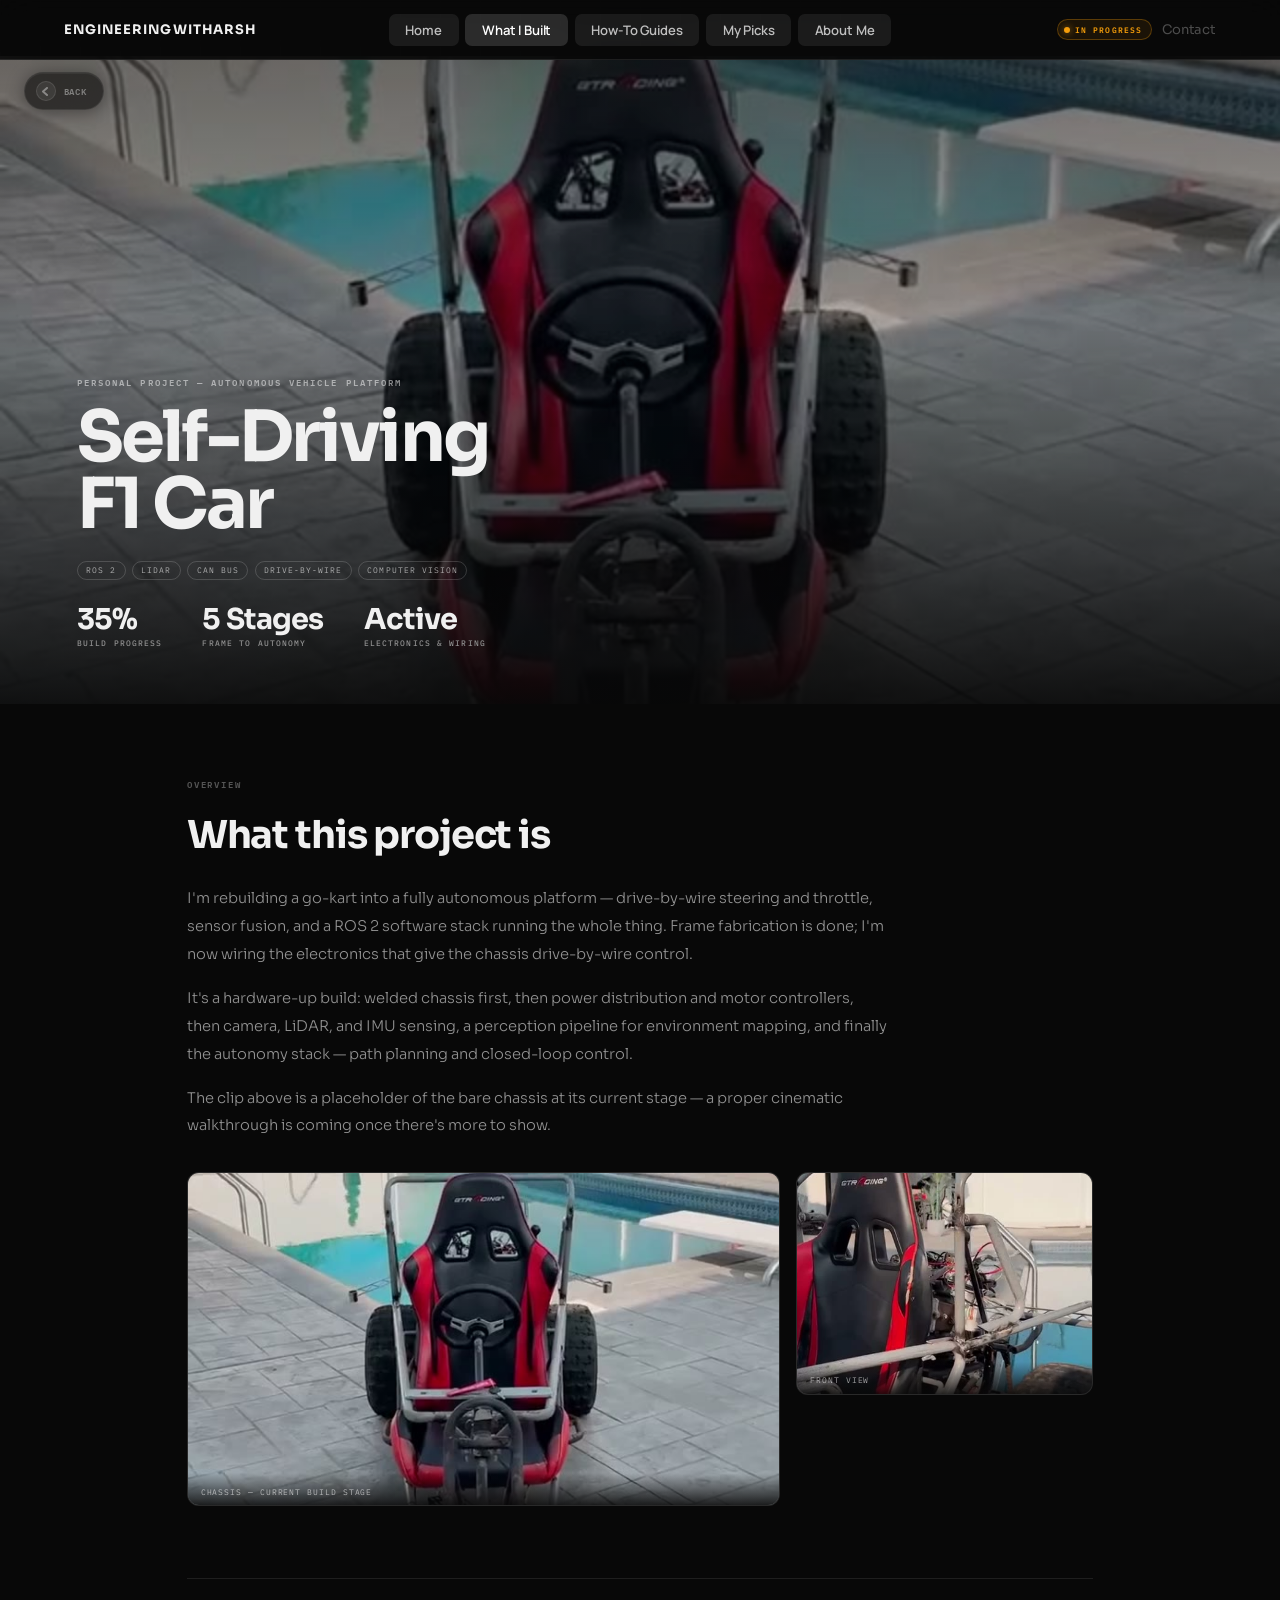
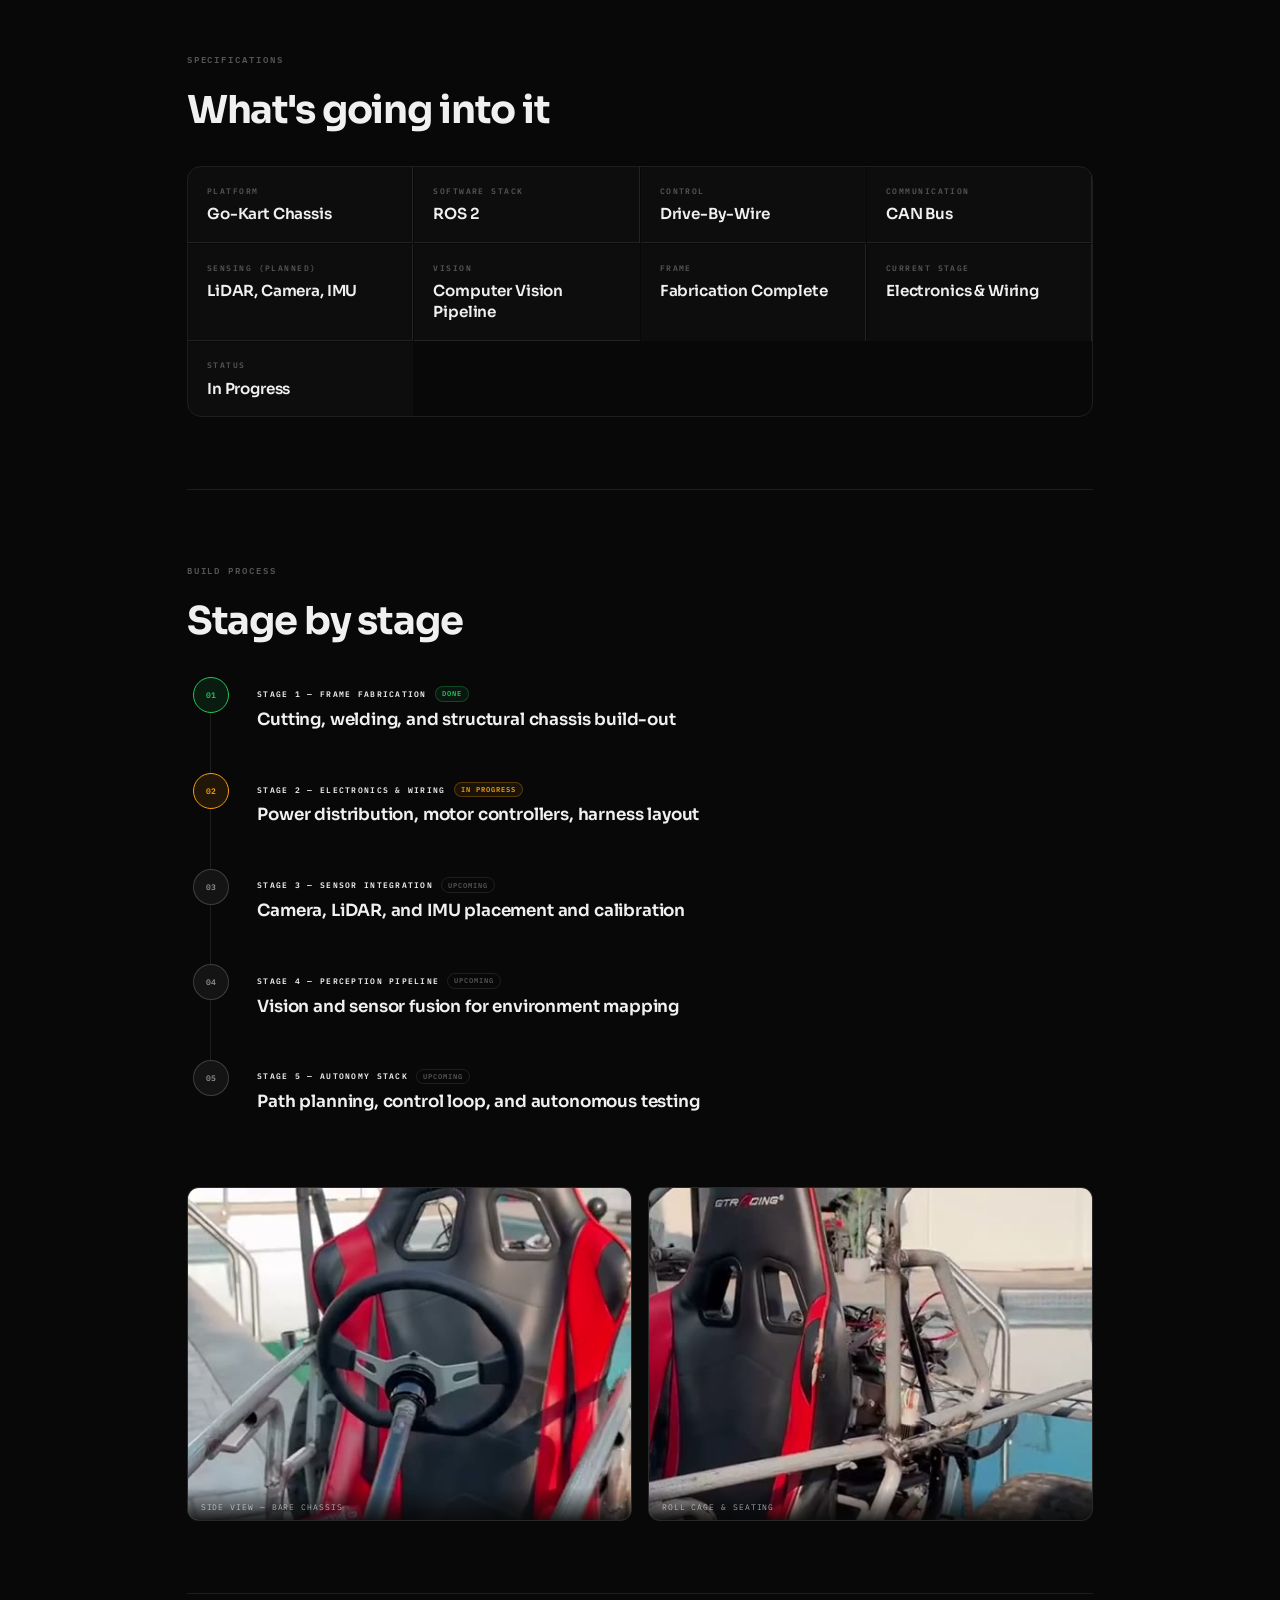
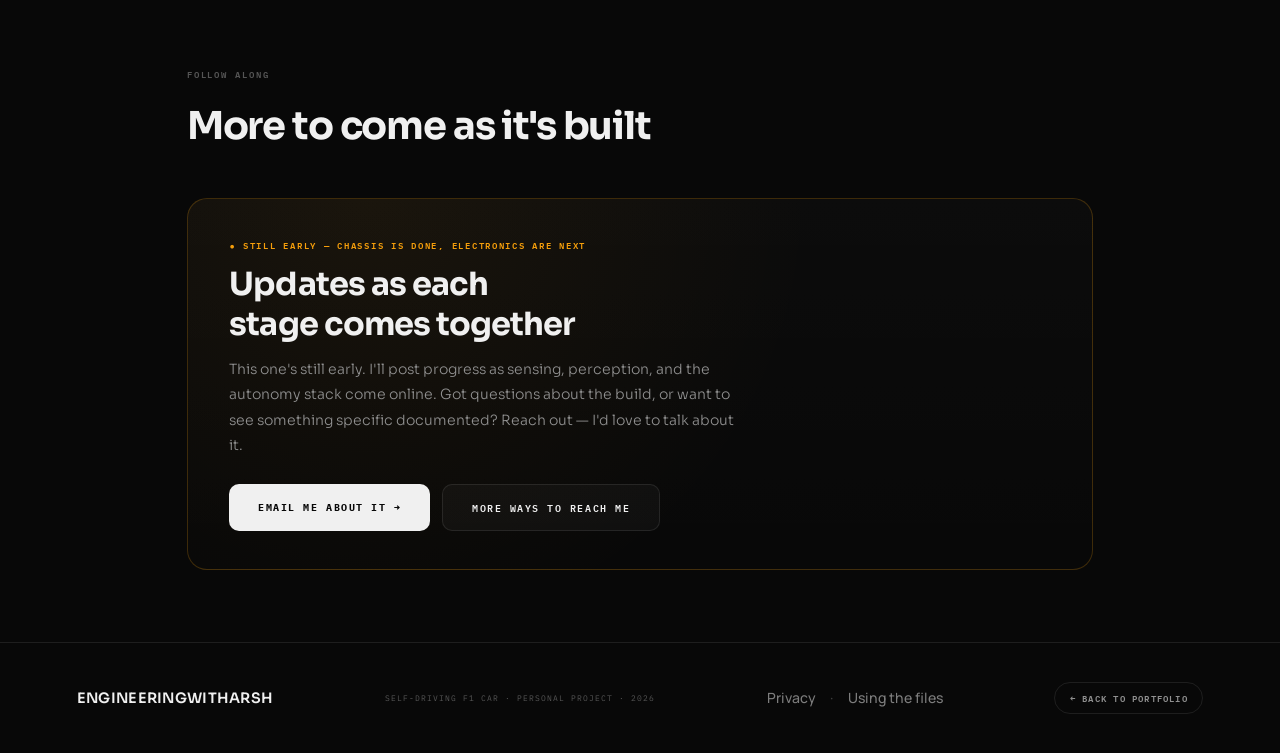
<file: projects/self-driving-f1-car.html>
<!DOCTYPE html>
<html lang="en" style="background:#080808">
<head>
<meta charset="UTF-8"/>
<meta name="viewport" content="width=device-width, initial-scale=1.0"/>
<meta name="theme-color" content="#080808"/>
<title>Self-Driving F1 Car — Arsh Hashmi</title>
<meta name="description" content="A go-kart rebuilt into a fully autonomous platform — drive-by-wire, sensor fusion, ROS 2. Frame fabrication is done; electronics and wiring are in progress."/>
<link rel="canonical" href="https://arshhashmi.com/projects/self-driving-f1-car"/>
<meta property="og:title" content="Self-Driving F1 Car"/>
<meta property="og:description" content="A go-kart rebuilt into a fully autonomous platform — drive-by-wire, sensor fusion, ROS 2."/>
<meta property="og:image" content="https://arshhashmi.com/images/selfdriving/chassis-placeholder.jpg"/>
<link rel="preconnect" href="https://fonts.googleapis.com">
<link rel="preconnect" href="https://fonts.gstatic.com" crossorigin>
<link href="https://fonts.googleapis.com/css2?family=IBM+Plex+Mono:wght@400;500;600&family=Manrope:wght@400;500;600;700&family=Sora:wght@300;400;500;600;700&display=swap" rel="stylesheet">
<style>
*,*::before,*::after{box-sizing:border-box;margin:0;padding:0}
:root{
  --ink:#f0f0f0;
  --paper:#080808;
  --surface:#0f0f0f;
  --surface-2:#141414;
  --accent:#ffffff;
  --fog:#555555;
  --mist:#909090;
  --line:rgba(255,255,255,.09);
  --sans:'Sora',sans-serif;
  --mono:'IBM Plex Mono',monospace;
  --amber:#f59e0b;
  --green:#22c55e;
}
html{scroll-behavior:smooth;background:#080808}
body{
  background:var(--paper);color:var(--ink);
  font-family:var(--sans);overflow-x:hidden;
}
body::before{
  content:'';position:fixed;inset:0;z-index:-1;pointer-events:none;
  background:
    linear-gradient(rgba(255,255,255,.03) 1px,transparent 1px),
    linear-gradient(90deg,rgba(255,255,255,.03) 1px,transparent 1px);
  background-size:40px 40px;
}

/* ── NAV ── */
.pnav{
  position:fixed;top:0;left:0;right:0;z-index:200;height:60px;
  padding:0 5vw;
  display:grid;grid-template-columns:1fr auto 1fr;align-items:center;
  background:rgba(8,8,8,.88);backdrop-filter:blur(20px);
  border-bottom:1px solid var(--line);
}
.pnav-logo{display:flex;align-items:center;text-decoration:none;flex-shrink:0}
.pnav-logo-wordmark{font-family:var(--sans);font-size:.82rem;font-weight:700;letter-spacing:.08em;text-transform:uppercase;color:var(--ink);white-space:nowrap;line-height:1}
.pnav-links{display:flex;list-style:none;align-items:center;gap:.4rem;justify-content:center}
.pnav-links a{font-family:'Manrope',sans-serif;font-size:.82rem;font-weight:600;letter-spacing:-.01em;color:rgba(255,255,255,.72);text-decoration:none;padding:.46rem 1.05rem;border-radius:7px;white-space:nowrap;background:rgba(255,255,255,.08);transition:color .14s,background .14s}
.pnav-links a:hover{color:#fff;background:rgba(255,255,255,.16)}
.pnav-links a.is-active{color:#fff;background:rgba(255,255,255,.14)}
.pnav-right{display:flex;align-items:center;gap:.65rem;justify-self:end}
.pnav-cta{font-family:var(--sans);font-size:.82rem;font-weight:400;letter-spacing:-.01em;color:rgba(255,255,255,.28);text-decoration:none;white-space:nowrap;transition:color .15s}
.pnav-cta:hover{color:rgba(255,255,255,.55)}
@media(max-width:680px){
  /* The links were simply hidden here, which left every sub-page with no
     navigation at all on a phone — just a logo and a Contact link. Wrap them
     onto a second row instead. The bar grows from 60px to about 70px, which
     every page's top offset already clears. */
  .pnav{height:auto;padding:.6rem 5vw .55rem;grid-template-columns:1fr auto;row-gap:.5rem;align-items:center}
  .pnav-logo{grid-column:1;grid-row:1}
  .pnav-right{grid-column:2;grid-row:1}
  .pnav-links{
    grid-column:1 / -1;grid-row:2;justify-content:space-between;
    gap:.5rem;flex-wrap:nowrap;overflow:visible;margin:0;padding:0;
  }
  /* Capsules on a phone too. They read as buttons on the desktop bar and
     as bare words here, which made the row look like a caption. The
     horizontal padding was already in the layout budget, so this costs
     no width. */
  .pnav-links a{
    font-size:.78rem;padding:.4rem .62rem;flex:0 0 auto;
    background:rgba(255,255,255,.08);border-radius:8px;
    color:rgba(255,255,255,.74);
    display:flex;align-items:center;min-height:34px;
  }
  .pnav-links a.is-active,.pnav-links a:hover{background:rgba(255,255,255,.2);color:#fff}
  .pnav-logo-wordmark{font-size:.74rem;letter-spacing:.06em}
  .pnav-cta{font-size:.76rem}
  /* The status pills crowd the logo out of the top row, and the hero
     two hundred pixels below says the same thing. */
  .pnav-badge,.pnav-free{display:none}
  /* The floating back control was pinned under the taller two-row bar.
     Qualified with body because the base rule is declared further down. */
  body .back-fab{top:88px;left:1rem}
}
.pnav-back{
  display:inline-flex;align-items:center;gap:.5rem;
  font-family:var(--mono);font-size:.6rem;font-weight:600;
  letter-spacing:.16em;text-transform:uppercase;
  color:var(--mist);text-decoration:none;
  transition:color .2s;
}
.pnav-back:hover{color:var(--ink)}
.pnav-back-arrow{display:inline-block;transition:transform .2s}
.pnav-back:hover .pnav-back-arrow{transform:translateX(-3px)}
/* Floating back fab */
.back-fab{
  position:fixed;top:72px;left:1.5rem;z-index:150;
  display:inline-flex;align-items:center;gap:.48rem;
  font-family:var(--mono);font-size:.56rem;font-weight:600;
  letter-spacing:.1em;text-transform:uppercase;
  color:rgba(240,240,240,.42);
  background:rgba(10,10,10,.62);
  backdrop-filter:blur(20px) saturate(160%);-webkit-backdrop-filter:blur(20px) saturate(160%);
  border:1px solid rgba(255,255,255,.08);border-radius:999px;
  padding:.5rem 1rem .5rem .68rem;
  text-decoration:none;
  box-shadow:0 2px 18px rgba(0,0,0,.42),inset 0 1px 0 rgba(255,255,255,.05);
  transition:color .3s cubic-bezier(.16,1,.3,1),border-color .3s cubic-bezier(.16,1,.3,1),background .3s cubic-bezier(.16,1,.3,1),box-shadow .3s cubic-bezier(.16,1,.3,1),transform .3s cubic-bezier(.16,1,.3,1);
}
.back-fab:hover{color:rgba(240,240,240,.95);border-color:rgba(255,255,255,.22);background:rgba(22,22,22,.88);box-shadow:0 4px 26px rgba(0,0,0,.5),inset 0 1px 0 rgba(255,255,255,.1);transform:translateX(-2px)}
.back-fab:active{transform:translateX(-1px) scale(.98);transition-duration:.1s}
.back-fab-icon{display:flex;align-items:center;justify-content:center;width:20px;height:20px;border-radius:50%;background:rgba(255,255,255,.07);border:1px solid rgba(255,255,255,.1);flex-shrink:0;transition:background .3s cubic-bezier(.16,1,.3,1),border-color .3s cubic-bezier(.16,1,.3,1),transform .3s cubic-bezier(.16,1,.3,1)}
.back-fab:hover .back-fab-icon{background:rgba(255,255,255,.14);border-color:rgba(255,255,255,.22);transform:translateX(-1px)}
.back-fab-icon svg{width:9px;height:9px;stroke:currentColor;fill:none;stroke-width:2;stroke-linecap:round;stroke-linejoin:round}
/* View Transitions */
@view-transition{navigation:auto}
::view-transition-old(root){animation:200ms ease-out both vt-out}
::view-transition-new(root){animation:380ms cubic-bezier(.16,1,.3,1) 80ms both vt-in}
@keyframes vt-out{to{opacity:0;transform:translateY(-6px)}}
@keyframes vt-in{from{opacity:0;transform:translateY(10px)}}
.pnav{view-transition-name:site-nav}
.back-fab{view-transition-name:back-fab}
::view-transition-old(site-nav),::view-transition-new(site-nav),::view-transition-old(back-fab),::view-transition-new(back-fab){animation:none;mix-blend-mode:normal}
.pnav-badge{
  display:inline-flex;align-items:center;gap:.32rem;
  border:1px solid rgba(245,158,11,.3);border-radius:999px;
  background:rgba(245,158,11,.08);
  padding:.22rem .52rem .22rem .38rem;
  font-family:var(--mono);font-size:.5rem;font-weight:600;
  letter-spacing:.14em;text-transform:uppercase;color:var(--amber);
}
.pnav-dot{
  width:6px;height:6px;border-radius:50%;
  background:var(--amber);box-shadow:0 0 7px rgba(245,158,11,.65);
  animation:pulse 1.8s ease-in-out infinite;
}
@keyframes pulse{0%,100%{opacity:1}50%{opacity:.35}}
.pnav-free{
  display:inline-flex;align-items:center;gap:.32rem;
  border:1px solid rgba(34,197,94,.3);border-radius:999px;
  background:rgba(34,197,94,.07);
  padding:.22rem .52rem;
  font-family:var(--mono);font-size:.5rem;font-weight:600;
  letter-spacing:.14em;text-transform:uppercase;color:var(--green);
}

/* ── HERO ── */
.phero{
  margin-top:3.5rem;
  position:relative;height:72vh;min-height:480px;
  overflow:hidden;
}
.phero-img{
  position:absolute;inset:0;width:100%;height:100%;
  object-fit:cover;object-position:50% 40%;
  filter:brightness(.72) saturate(.9);
}
.phero-scrim{
  position:absolute;inset:0;
  background:linear-gradient(180deg,rgba(8,8,8,.35) 0%,transparent 40%,rgba(8,8,8,.92) 100%);
}
.phero-body{
  position:absolute;bottom:0;left:0;right:0;
  padding:3rem 6vw 3.5rem;
}
.phero-kicker{
  font-family:var(--mono);font-size:.54rem;font-weight:600;
  letter-spacing:.24em;text-transform:uppercase;color:rgba(255,255,255,.5);
  margin-bottom:.9rem;
}
.phero-title{
  font-family:var(--sans);font-size:clamp(2.4rem,5.5vw,5rem);
  font-weight:700;letter-spacing:-.04em;line-height:.95;
  margin-bottom:1.4rem;
}
.phero-tags{display:flex;flex-wrap:wrap;gap:.4rem;margin-bottom:1.6rem}
.phero-tag{
  font-family:var(--mono);font-size:.5rem;letter-spacing:.13em;text-transform:uppercase;
  color:rgba(255,255,255,.6);border:1px solid rgba(255,255,255,.16);
  border-radius:999px;padding:.22rem .52rem;
}
.phero-stats{
  display:flex;gap:2.5rem;flex-wrap:wrap;
}
.phero-stat{}
.phero-stat-n{
  font-family:var(--sans);font-size:1.8rem;font-weight:700;
  letter-spacing:-.03em;line-height:1;display:block;
}
.phero-stat-l{
  font-family:var(--mono);font-size:.5rem;font-weight:500;
  letter-spacing:.14em;text-transform:uppercase;color:var(--mist);
  margin-top:.25rem;display:block;
}

/* ── CONTENT WRAPPER ── */
.pcontent{max-width:1060px;margin:0 auto;padding:0 6vw}

/* ── SECTION ── */
.psec{padding:4.5rem 0;border-bottom:1px solid var(--line)}
.psec:last-child{border-bottom:none}
.psec-label{
  font-family:var(--mono);font-size:.54rem;font-weight:600;
  letter-spacing:.22em;text-transform:uppercase;color:var(--fog);
  display:block;margin-bottom:1.2rem;
}
.psec-title{
  font-family:var(--sans);font-size:clamp(1.6rem,3vw,2.4rem);
  font-weight:700;letter-spacing:-.03em;margin-bottom:1.6rem;
}
.psec-body{
  font-size:.92rem;font-weight:300;line-height:1.9;color:var(--mist);
  max-width:700px;
}
.psec-body p+p{margin-top:1rem}
.psec-body strong{color:var(--ink);font-weight:600}

/* ── SPEC TABLE ── */
.spec-grid{
  display:grid;grid-template-columns:repeat(auto-fill,minmax(200px,1fr));
  gap:1px;border:1px solid var(--line);border-radius:14px;overflow:hidden;
  margin-top:2rem;
}
.spec-cell{
  padding:1.1rem 1.2rem;
  background:rgba(255,255,255,.02);
  border-right:1px solid var(--line);
  border-bottom:1px solid var(--line);
}
.spec-cell:nth-last-child(-n+3){border-bottom:none}
.spec-cell:nth-child(3n){border-right:none}
.spec-k{
  font-family:var(--mono);font-size:.5rem;font-weight:600;
  letter-spacing:.18em;text-transform:uppercase;color:var(--fog);
  display:block;margin-bottom:.4rem;
}
.spec-v{
  font-family:var(--sans);font-size:.95rem;font-weight:600;
  letter-spacing:-.01em;color:var(--ink);
}

/* ── PHASE TIMELINE ── */
.phases{display:grid;gap:0;margin-top:2rem}
.phase{
  display:grid;grid-template-columns:48px 1fr;gap:0 1.4rem;
  position:relative;
}
.phase-spine{
  display:flex;flex-direction:column;align-items:center;
}
.phase-node{
  width:36px;height:36px;border-radius:50%;
  border:1px solid rgba(255,255,255,.18);
  background:var(--surface-2);
  display:grid;place-items:center;
  font-family:var(--mono);font-size:.52rem;font-weight:600;
  color:var(--mist);flex-shrink:0;
  position:relative;z-index:1;
}
.phase-node.done{
  border-color:var(--green);
  background:rgba(34,197,94,.1);
  color:var(--green);
}
.phase-node.active{
  border-color:var(--amber);
  background:rgba(245,158,11,.1);
  color:var(--amber);
}
.phase-line{
  flex:1;width:1px;background:var(--line);
  margin:0 auto;min-height:24px;
}
.phase:last-child .phase-line{display:none}
.phase-body{padding-bottom:2.2rem}
.phase-label{
  font-family:var(--mono);font-size:.5rem;font-weight:600;
  letter-spacing:.16em;text-transform:uppercase;
  display:flex;align-items:center;gap:.5rem;
  margin-bottom:.5rem;padding-top:.55rem;
}
.phase-status-pill{
  font-size:.44rem;letter-spacing:.14em;
  border-radius:999px;padding:.14rem .38rem;
}
.phase-status-pill.done{color:var(--green);border:1px solid rgba(34,197,94,.28);background:rgba(34,197,94,.08)}
.phase-status-pill.active{color:var(--amber);border:1px solid rgba(245,158,11,.28);background:rgba(245,158,11,.08)}
.phase-status-pill.upcoming{color:var(--fog);border:1px solid var(--line)}
.phase-title{
  font-family:var(--sans);font-size:1.05rem;font-weight:620;
  letter-spacing:-.01em;line-height:1.2;margin-bottom:.5rem;
}
.phase-desc{font-size:.84rem;font-weight:300;line-height:1.75;color:var(--mist)}
.phase-desc ul{padding-left:1.1rem;margin-top:.4rem;display:grid;gap:.25rem}
.phase-desc li{color:var(--mist);line-height:1.6}
.phase-desc li strong{color:var(--ink);font-weight:600}

/* ── IMAGE GRID ── */
.img-grid-2{display:grid;grid-template-columns:1fr 1fr;gap:1rem;margin-top:2rem}
.img-grid-3{display:grid;grid-template-columns:1fr 1fr 1fr;gap:.75rem;margin-top:2rem}
.img-grid-wide{display:grid;grid-template-columns:2fr 1fr;gap:1rem;margin-top:2rem}
.pimg{
  border-radius:12px;overflow:hidden;border:1px solid var(--line);
  aspect-ratio:4/3;position:relative;background:var(--surface-2);
}
.pimg.tall{aspect-ratio:3/4}
.pimg.wide{aspect-ratio:16/9}
.pimg img{
  width:100%;height:100%;object-fit:cover;display:block;
  transition:transform .6s cubic-bezier(.16,1,.3,1);
}
.pimg:hover img{transform:scale(1.04)}
.pimg-caption{
  position:absolute;bottom:0;left:0;right:0;
  background:linear-gradient(transparent,rgba(8,8,8,.85));
  padding:.85rem .8rem .55rem;
  font-family:var(--mono);font-size:.48rem;letter-spacing:.12em;
  text-transform:uppercase;color:rgba(255,255,255,.6);
}

/* ── CTA BOX ── */
.cta-box{
  margin:3rem 0 0;
  border:1px solid rgba(245,158,11,.22);
  border-radius:20px;
  background:radial-gradient(circle at 20% 0%,rgba(245,158,11,.06),transparent 55%),
    linear-gradient(180deg,rgba(255,255,255,.02),rgba(255,255,255,.005));
  padding:2.4rem 2.6rem;
  display:flex;align-items:flex-start;justify-content:space-between;
  gap:2rem;flex-wrap:wrap;
}
.cta-box-left{}
.cta-kicker{
  font-family:var(--mono);font-size:.54rem;font-weight:600;
  letter-spacing:.2em;text-transform:uppercase;color:var(--amber);
  margin-bottom:.7rem;display:block;
}
.cta-title{
  font-family:var(--sans);font-size:clamp(1.5rem,2.5vw,2rem);
  font-weight:700;letter-spacing:-.03em;margin-bottom:.8rem;
}
.cta-desc{font-size:.88rem;font-weight:300;line-height:1.8;color:var(--mist);max-width:520px}
.cta-actions{display:flex;gap:.75rem;flex-wrap:wrap;margin-top:1.6rem}
.cta-btn-primary{
  display:inline-flex;align-items:center;gap:.5rem;
  background:var(--ink);color:var(--paper);
  font-family:var(--mono);font-size:.6rem;font-weight:700;
  letter-spacing:.16em;text-transform:uppercase;
  padding:.85rem 1.8rem;border-radius:10px;text-decoration:none;
  transition:opacity .2s,transform .2s;border:none;cursor:pointer;
}
.cta-btn-primary:hover{opacity:.88;transform:translateY(-1px)}
.cta-btn-secondary{
  display:inline-flex;align-items:center;gap:.5rem;
  border:1px solid var(--line);background:rgba(255,255,255,.03);
  color:var(--ink);
  font-family:var(--mono);font-size:.6rem;font-weight:600;
  letter-spacing:.16em;text-transform:uppercase;
  padding:.85rem 1.8rem;border-radius:10px;text-decoration:none;
  transition:.25s;
}
.cta-btn-secondary:hover{background:var(--ink);color:var(--paper);border-color:var(--ink)}

/* ── FOOTER ── */
.pfooter{
  padding:2.4rem 6vw;
  border-top:1px solid var(--line);
  display:flex;align-items:center;justify-content:space-between;gap:1rem;flex-wrap:wrap;
}
.pfooter-brand{
  font-family:var(--sans);font-size:.9rem;font-weight:600;letter-spacing:.02em;
  text-decoration:none;color:var(--ink);
}
.pfooter-note{
  font-family:var(--mono);font-size:.52rem;letter-spacing:.12em;
  text-transform:uppercase;color:var(--fog);
}
.pfooter-back{
  font-family:var(--mono);font-size:.54rem;font-weight:600;
  letter-spacing:.14em;text-transform:uppercase;
  color:var(--mist);text-decoration:none;
  border:1px solid var(--line);padding:.45rem .9rem;border-radius:999px;
  transition:.25s;
}
.pfooter-back:hover{background:var(--ink);color:var(--paper);border-color:var(--ink)}

/* ── RESPONSIVE ── */
@media(max-width:700px){
  .phero{height:55vh}
  .img-grid-2,.img-grid-3,.img-grid-wide{grid-template-columns:1fr}
  .cta-box{flex-direction:column}
  .spec-cell:nth-child(3n){border-right:1px solid var(--line)}
  .spec-cell:nth-last-child(-n+3){border-bottom:1px solid var(--line)}
  .spec-grid{grid-template-columns:1fr 1fr}
  .spec-cell:nth-child(2n){border-right:none}
  .spec-cell:nth-last-child(-n+2){border-bottom:none}
}

/* ── MOBILE TYPE FLOOR ──────────────────────────────────────────────
   This page runs its mono labels from .54rem down to .44rem — 7px on a
   phone, well past the point of being readable. Lift everything to a
   floor and pull the tracking in so the wider glyphs still fit. */
@media(max-width:680px){
  .phero-tag,.phero-stat-l,
  .mode-tag,.mode-angle-l,.spec-k,.phase-label,.inc-desc{
    font-size:.64rem;letter-spacing:.11em;
  }
  .phero-kicker,.psec-label,.mode-stat-k,.cta-kicker,
  .pfooter-note,.pfooter-back,.phase-node{font-size:.66rem;letter-spacing:.13em}
  .phase-status-pill{font-size:.62rem;letter-spacing:.09em}
  .pimg-caption{font-size:.68rem;letter-spacing:.02em;line-height:1.5}
}


.pfooter-legal{display:flex;align-items:center;gap:.9rem;font-family:'Manrope',sans-serif;font-size:.88rem;font-weight:500}
.pfooter-legal a{color:#7d7d7d;text-decoration:none}
.pfooter-legal a:hover{color:#f0f0f0}
.pfooter-legal span{color:#3d3d3d}
@media(max-width:700px){.pfooter-legal{width:100%;padding:.35rem 0}}

/* Five links don't fit one phone row at full length, so the long labels
   swap for one word each there (What I Built -> Builds, and so on). */
.nav-short{display:none}
@media(max-width:680px){.nav-long{display:none}.nav-short{display:inline}}
</style>
</head>
<body>

<!-- NAV -->
<nav class="pnav">
  <a href="../index.html#hero-name" class="pnav-logo">
    <span class="pnav-logo-wordmark">ENGINEERINGWITHARSH</span>
  </a>
  <ul class="pnav-links">
    <li><a href="../index.html#hero-name">Home</a></li>
    <li><a href="../builds.html" class="is-active"><span class="nav-long">What I Built</span><span class="nav-short">Builds</span></a></li>
    <li><a href="../guides.html"><span class="nav-long">How-To Guides</span><span class="nav-short">Guides</span></a></li>
    <li><a href="../my-picks.html"><span class="nav-long">My Picks</span><span class="nav-short">Picks</span></a></li>
    <li><a href="../about.html"><span class="nav-long">About Me</span><span class="nav-short">About</span></a></li>
  </ul>
  <div class="pnav-right">
    <div class="pnav-badge"><span class="pnav-dot"></span>In Progress</div>
    <a href="../contact.html" class="pnav-cta">Contact</a>
  </div>
</nav>
<a href="javascript:history.back()" class="back-fab" aria-label="Go back">
  <span class="back-fab-icon"><svg viewBox="0 0 9 9"><polyline points="6,1 2,4.5 6,8"/></svg></span>
  Back
</a>

<!-- HERO -->
<section class="phero">
  <!-- Placeholder clip of the bare chassis — swap for the real cinematic
       cut once it's ready. Cropped from a vertical source. -->
  <video class="phero-img phero-video" data-inview-video
         data-src="../videos/self-driving-car-card.mp4"
         poster="../images/selfdriving/chassis-placeholder.jpg"
         muted playsinline loop preload="none"
         aria-label="Self-driving go-kart chassis, current build stage"></video>
  <div class="phero-scrim"></div>
  <div class="phero-body">
    <p class="phero-kicker">Personal Project — Autonomous Vehicle Platform</p>
    <h1 class="phero-title">Self-Driving<br>F1 Car</h1>
    <div class="phero-tags">
      <span class="phero-tag">ROS 2</span>
      <span class="phero-tag">LiDAR</span>
      <span class="phero-tag">CAN Bus</span>
      <span class="phero-tag">Drive-By-Wire</span>
      <span class="phero-tag">Computer Vision</span>
    </div>
    <div class="phero-stats">
      <div class="phero-stat">
        <span class="phero-stat-n">35%</span>
        <span class="phero-stat-l">Build progress</span>
      </div>
      <div class="phero-stat">
        <span class="phero-stat-n">5 Stages</span>
        <span class="phero-stat-l">Frame to autonomy</span>
      </div>
      <div class="phero-stat">
        <span class="phero-stat-n">Active</span>
        <span class="phero-stat-l">Electronics &amp; wiring</span>
      </div>
    </div>
  </div>
</section>

<!-- CONTENT -->
<div class="pcontent">

  <!-- ── OVERVIEW ── -->
  <section class="psec">
    <span class="psec-label">Overview</span>
    <h2 class="psec-title">What this project is</h2>
    <div class="psec-body">
      <p>I'm rebuilding a go-kart into a fully autonomous platform — drive-by-wire steering and throttle, sensor fusion, and a ROS 2 software stack running the whole thing. Frame fabrication is done; I'm now wiring the electronics that give the chassis drive-by-wire control.</p>
      <p>It's a hardware-up build: welded chassis first, then power distribution and motor controllers, then camera, LiDAR, and IMU sensing, a perception pipeline for environment mapping, and finally the autonomy stack — path planning and closed-loop control.</p>
      <p>The clip above is a placeholder of the bare chassis at its current stage — a proper cinematic walkthrough is coming once there's more to show.</p>
    </div>

    <div class="img-grid-wide">
      <div class="pimg wide">
        <img src="../images/selfdriving/chassis-placeholder.jpg" alt="Go-kart chassis, current build stage, poolside" loading="lazy" decoding="async">
        <div class="pimg-caption">Chassis — current build stage</div>
      </div>
      <div class="pimg">
        <img src="../images/selfdriving/chassis-front.jpg" alt="Go-kart chassis, front view" loading="lazy" decoding="async">
        <div class="pimg-caption">Front view</div>
      </div>
    </div>
  </section>

  <!-- ── SPECS ── -->
  <section class="psec">
    <span class="psec-label">Specifications</span>
    <h2 class="psec-title">What's going into it</h2>
    <div class="spec-grid">
      <div class="spec-cell">
        <span class="spec-k">Platform</span>
        <span class="spec-v">Go-Kart Chassis</span>
      </div>
      <div class="spec-cell">
        <span class="spec-k">Software Stack</span>
        <span class="spec-v">ROS 2</span>
      </div>
      <div class="spec-cell">
        <span class="spec-k">Control</span>
        <span class="spec-v">Drive-By-Wire</span>
      </div>
      <div class="spec-cell">
        <span class="spec-k">Communication</span>
        <span class="spec-v">CAN Bus</span>
      </div>
      <div class="spec-cell">
        <span class="spec-k">Sensing (Planned)</span>
        <span class="spec-v">LiDAR, Camera, IMU</span>
      </div>
      <div class="spec-cell">
        <span class="spec-k">Vision</span>
        <span class="spec-v">Computer Vision Pipeline</span>
      </div>
      <div class="spec-cell">
        <span class="spec-k">Frame</span>
        <span class="spec-v">Fabrication Complete</span>
      </div>
      <div class="spec-cell">
        <span class="spec-k">Current Stage</span>
        <span class="spec-v">Electronics &amp; Wiring</span>
      </div>
      <div class="spec-cell">
        <span class="spec-k">Status</span>
        <span class="spec-v">In Progress</span>
      </div>
    </div>
  </section>

  <!-- ── BUILD STAGES ── -->
  <section class="psec">
    <span class="psec-label">Build Process</span>
    <h2 class="psec-title">Stage by stage</h2>
    <div class="phases">

      <div class="phase">
        <div class="phase-spine">
          <div class="phase-node done">01</div>
          <div class="phase-line"></div>
        </div>
        <div class="phase-body">
          <div class="phase-label">
            Stage 1 — Frame Fabrication
            <span class="phase-status-pill done">Done</span>
          </div>
          <div class="phase-title">Cutting, welding, and structural chassis build-out</div>
        </div>
      </div>

      <div class="phase">
        <div class="phase-spine">
          <div class="phase-node active">02</div>
          <div class="phase-line"></div>
        </div>
        <div class="phase-body">
          <div class="phase-label">
            Stage 2 — Electronics &amp; Wiring
            <span class="phase-status-pill active">In Progress</span>
          </div>
          <div class="phase-title">Power distribution, motor controllers, harness layout</div>
        </div>
      </div>

      <div class="phase">
        <div class="phase-spine">
          <div class="phase-node">03</div>
          <div class="phase-line"></div>
        </div>
        <div class="phase-body">
          <div class="phase-label">
            Stage 3 — Sensor Integration
            <span class="phase-status-pill upcoming">Upcoming</span>
          </div>
          <div class="phase-title">Camera, LiDAR, and IMU placement and calibration</div>
        </div>
      </div>

      <div class="phase">
        <div class="phase-spine">
          <div class="phase-node">04</div>
          <div class="phase-line"></div>
        </div>
        <div class="phase-body">
          <div class="phase-label">
            Stage 4 — Perception Pipeline
            <span class="phase-status-pill upcoming">Upcoming</span>
          </div>
          <div class="phase-title">Vision and sensor fusion for environment mapping</div>
        </div>
      </div>

      <div class="phase">
        <div class="phase-spine">
          <div class="phase-node">05</div>
        </div>
        <div class="phase-body">
          <div class="phase-label">
            Stage 5 — Autonomy Stack
            <span class="phase-status-pill upcoming">Upcoming</span>
          </div>
          <div class="phase-title">Path planning, control loop, and autonomous testing</div>
        </div>
      </div>

    </div><!-- /phases -->

    <div class="img-grid-2">
      <div class="pimg">
        <img src="../images/selfdriving/chassis-side.jpg" alt="Go-kart chassis, side view, poolside" loading="lazy" decoding="async">
        <div class="pimg-caption">Side view — bare chassis</div>
      </div>
      <div class="pimg">
        <img src="../images/selfdriving/chassis-front.jpg" alt="Go-kart chassis, front view, seats and roll cage visible" loading="lazy" decoding="async">
        <div class="pimg-caption">Roll cage &amp; seating</div>
      </div>
    </div>
  </section>

  <!-- ── FOLLOW ALONG / REACH OUT ── -->
  <section class="psec">
    <span class="psec-label">Follow Along</span>
    <h2 class="psec-title">More to come as it's built</h2>

    <div class="cta-box">
      <div class="cta-box-left">
        <span class="cta-kicker">● Still early — chassis is done, electronics are next</span>
        <div class="cta-title">Updates as each<br>stage comes together</div>
        <p class="cta-desc">This one's still early. I'll post progress as sensing, perception, and the autonomy stack come online. Got questions about the build, or want to see something specific documented? Reach out — I'd love to talk about it.</p>
        <div class="cta-actions">
          <a href="mailto:arshhashmi.nyc@gmail.com?subject=Self-Driving%20F1%20Car&body=Hey%20Arsh%2C%20I%27d%20like%20to%20hear%20more%20about%20the%20self-driving%20go-kart." class="cta-btn-primary">
            Email Me About It →
          </a>
          <a href="../about.html#reach" class="cta-btn-secondary">
            More Ways To Reach Me
          </a>
        </div>
      </div>
    </div>
  </section>

</div><!-- /pcontent -->

<!-- FOOTER -->
<footer class="pfooter">
  <a href="../index.html" class="pfooter-brand">ENGINEERINGWITHARSH</a>
  <span class="pfooter-note">Self-Driving F1 Car · Personal Project · 2026</span>
  <span class="pfooter-legal"><a href="../legal/privacy.html">Privacy</a><span>&middot;</span><a href="../legal/terms.html">Using the files</a></span>
  <a href="../index.html" class="pfooter-back">← Back to portfolio</a>
</footer>

<script>
/* In-view video: the chassis placeholder clip plays only while it's
   actually on screen. src is set lazily via data-src so nothing downloads
   until the observer fires — right after load, since the hero sits at the
   top of the page. Muted+playsinline so autoplay is allowed everywhere,
   including iOS Safari. */
(function(){
  const vids=document.querySelectorAll('[data-inview-video]');
  if(!vids.length)return;
  const reduce=window.matchMedia('(prefers-reduced-motion: reduce)').matches;
  vids.forEach(v=>{
    if(reduce)return;
    let loaded=false;
    const obs=new IntersectionObserver(entries=>{
      entries.forEach(e=>{
        if(e.isIntersecting){
          if(!loaded){loaded=true;v.src=v.dataset.src;v.load();}
          v.play().catch(()=>{});
        }else{
          v.pause();
        }
      });
    },{threshold:.3});
    obs.observe(v);
  });
})();
</script>
</body>
</html>
</file>
<file: picks/picks.css>
/* My Picks: the product shelf and reel pop-up on my-picks.html. Built from the
   pieces the rest of the site already uses: the arc cards from What I Built
   (rounded media, name with a grey state beside it, an underlined link with
   an arrow) and the soft tags from About Me for the category filter and the
   brand. */

/* ── Category filter: About's tags, the selected one lit ── */
.picks-tabs{display:flex;gap:.45rem;margin-bottom:2.6rem;overflow-x:auto;scrollbar-width:none}
.picks-tabs::-webkit-scrollbar{display:none}
.picks-tab{
  flex:0 0 auto;min-height:38px;padding:.4rem .9rem;border:0;border-radius:8px;
  font-family:'Manrope',sans-serif;font-size:.88rem;font-weight:500;
  color:#909090;background:rgba(255,255,255,.055);cursor:pointer;
  transition:color .15s,background .15s;
}
.picks-tab:hover{color:#f0f0f0}
.picks-tab[aria-pressed="true"]{color:#f0f0f0;background:rgba(255,255,255,.14)}
.picks-empty{font-family:'Manrope',sans-serif;font-size:.95rem;font-weight:500;color:#7d7d7d;padding:1rem 0 3rem}

/* ── The shelf: What I Built's grid, three across ── */
.picks-grid{display:grid;grid-template-columns:repeat(3,1fr);column-gap:2.4rem;row-gap:3.6rem}
@media(max-width:1180px){.picks-grid{grid-template-columns:repeat(2,1fr)}}

.pick{display:flex;flex-direction:column}
.pick-media{
  position:relative;display:block;width:100%;padding:0;border:0;overflow:hidden;
  border-radius:12px;background:#0a0a0a;aspect-ratio:4/3;
  box-shadow:inset 0 0 0 1px rgba(255,255,255,.06),0 26px 50px -30px rgba(0,0,0,1);
}
button.pick-media{cursor:pointer}
.pick-media img{
  display:block;width:100%;height:100%;object-fit:cover;
  filter:saturate(.86) contrast(1.02);transform:scale(1.01);
  transition:transform 1.2s cubic-bezier(.16,1,.3,1),filter .7s ease;
}
.pick:hover .pick-media img{transform:scale(1.045);filter:saturate(1.02) contrast(1.04)}
.pick-play{
  position:absolute;left:.8rem;bottom:.8rem;display:inline-flex;align-items:center;gap:.45rem;
  font-family:'Manrope',sans-serif;font-size:.8rem;font-weight:600;color:#f0f0f0;
  padding:.38rem .75rem .38rem .6rem;border-radius:8px;
  background:rgba(8,8,8,.62);backdrop-filter:blur(12px);-webkit-backdrop-filter:blur(12px);
}
.pick-play svg{width:9px;height:10px;fill:currentColor}

.pick-brand{
  align-self:flex-start;margin-top:1.25rem;
  font-family:'Manrope',sans-serif;font-size:.72rem;font-weight:600;letter-spacing:.08em;
  color:#909090;padding:.28rem .6rem;border-radius:6px;background:rgba(255,255,255,.055);
}
.pick-top{display:flex;align-items:baseline;justify-content:space-between;gap:1.2rem;margin-top:.8rem}
.pick-name{font-family:'Sora',sans-serif;font-size:1.3rem;font-weight:700;letter-spacing:-.03em;line-height:1.15;color:#f0f0f0}
.pick-state{flex-shrink:0;font-family:'Manrope',sans-serif;font-size:.84rem;font-weight:500;color:#7d7d7d}
.pick-line{margin-top:.5rem;font-size:.95rem;line-height:1.6;color:#909090}

/* Links, not buttons: the underline-and-arrow every other page uses. */
.pick-links{display:flex;flex-wrap:wrap;align-items:center;gap:.6rem 1.6rem;margin-top:1.1rem}
.pick-link{
  display:inline-flex;align-items:center;gap:.5rem;padding:0 0 4px;border:0;
  font-family:'Sora',sans-serif;font-size:.92rem;font-weight:600;letter-spacing:-.01em;
  color:#f0f0f0;text-decoration:none;background:none;
  background-image:linear-gradient(currentColor,currentColor);
  background-repeat:no-repeat;background-position:0 100%;background-size:100% 1px;
  transition:gap .4s cubic-bezier(.16,1,.3,1);
}
.pick-link:hover{gap:.8rem}
.pick-link svg{flex-shrink:0}
.pick-link.is-quiet{color:#909090}
.pick-link.is-quiet:hover{color:#f0f0f0}
.pick-link:disabled{color:#555;background-image:none;cursor:not-allowed;gap:.5rem}

@media(max-width:640px){
  .picks-tabs{margin:0 -5vw 2rem;padding:0 5vw}
  .picks-grid{display:flex;flex-direction:column;gap:2.9rem}
  .pick-media{border-radius:10px;aspect-ratio:16/11}
  .pick-brand{margin-top:1rem}
  .pick-name{font-size:1.2rem}
  .pick-state{font-size:.8rem}
  .pick-line{font-size:.92rem;line-height:1.55}
  .pick-link{font-size:.88rem;min-height:36px;align-items:flex-end}
}
@media(prefers-reduced-motion:reduce){.pick-media img,.pick-link{transition:none}}

/* ── Reel pop-up: Instagram's embed on the page's own surface ── */
.picks-dlg{
  margin:auto;padding:0;border:0;border-radius:14px;background:#0f0f0f;color:#f0f0f0;
  width:min(500px,calc(100vw - 2rem));max-height:calc(100dvh - 2rem);overflow:auto;overscroll-behavior:contain;
  box-shadow:inset 0 0 0 1px rgba(255,255,255,.08),0 40px 80px -30px rgba(0,0,0,1);
}
.picks-dlg::backdrop{background:rgba(0,0,0,.8);backdrop-filter:blur(6px);-webkit-backdrop-filter:blur(6px)}
.picks-dlg-inner{padding:.8rem}
.picks-dlg-close{
  display:block;margin:0 0 .8rem auto;min-height:36px;padding:.4rem .9rem;border:0;border-radius:8px;
  font-family:'Manrope',sans-serif;font-size:.85rem;font-weight:600;color:#f0f0f0;
  background:rgba(255,255,255,.08);cursor:pointer;
}
.picks-dlg-close:hover{background:rgba(255,255,255,.16)}
.picks-dlg-box{min-height:420px}
.picks-dlg-box .instagram-media{margin:0 auto!important;min-width:0!important;width:100%!important;border-radius:10px!important}
.picks-dlg-box .instagram-media>a{display:block;padding:2rem;text-align:center;font-family:'Manrope',sans-serif;color:#909090}
</file>
